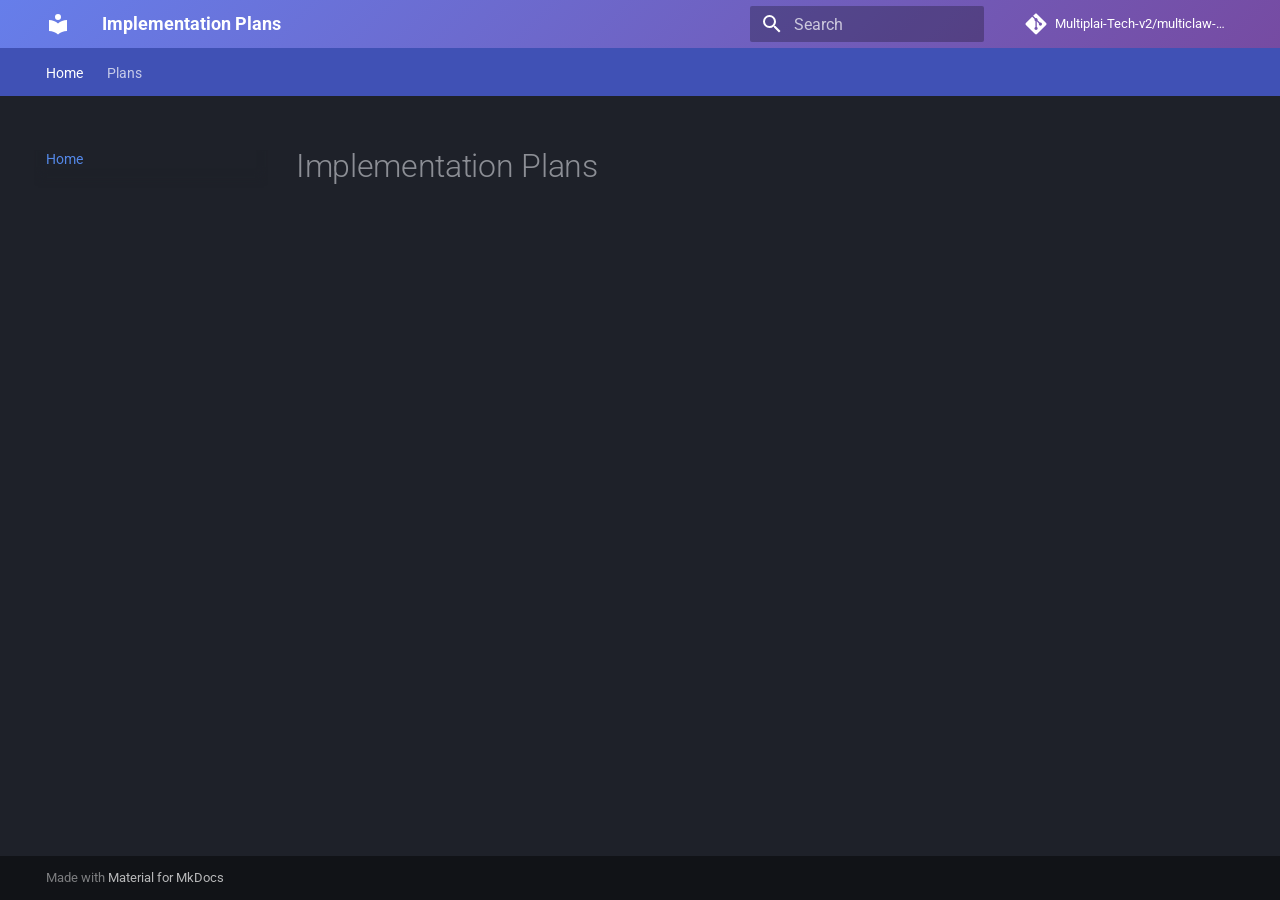
<file: index.html>
<!DOCTYPE html><html lang="en" class="no-js"><head>
    
      <meta charset="utf-8">
      <meta name="viewport" content="width=device-width,initial-scale=1">
      
        <meta name="description" content="MultiClaw Monorepo Implementation Plans">
      
      
      
        <link rel="canonical" href="https://multiplai-tech-v2.github.io/multiclaw-monorepo-plans/">
      
      
      
        <link rel="next" href="plans/issue-170-plan/">
      
      
        
      
      
      <link rel="icon" href="assets/images/favicon.png">
      <meta name="generator" content="mkdocs-1.6.1, mkdocs-material-9.7.6">
    
    
      
        <title>Implementation Plans</title>
      
    
    
      <link rel="stylesheet" href="assets/stylesheets/main.484c7ddc.min.css">
      
        
        <link rel="stylesheet" href="assets/stylesheets/palette.ab4e12ef.min.css">
      
      


    
    
      
    
    
      
        
        
        <link rel="preconnect" href="https://fonts.gstatic.com" crossorigin="">
        <link rel="stylesheet" href="https://fonts.googleapis.com/css?family=Roboto:300,300i,400,400i,700,700i%7CRoboto+Mono:400,400i,700,700i&amp;display=fallback">
        <style>:root{--md-text-font:"Roboto";--md-code-font:"Roboto Mono"}</style>
      
    
    
      <link rel="stylesheet" href="stylesheets/extra.css">
    
    <script>__md_scope=new URL(".",location),__md_hash=e=>[...e].reduce(((e,_)=>(e<<5)-e+_.charCodeAt(0)),0),__md_get=(e,_=localStorage,t=__md_scope)=>JSON.parse(_.getItem(t.pathname+"."+e)),__md_set=(e,_,t=localStorage,a=__md_scope)=>{try{t.setItem(a.pathname+"."+e,JSON.stringify(_))}catch(e){}}</script>
    
      

    
    
  <link href="assets/stylesheets/glightbox.min.css" rel="stylesheet"><script src="assets/javascripts/glightbox.min.js"></script><style id="glightbox-style">
            html.glightbox-open { overflow: initial; height: 100%; }
            .gslide-title { margin-top: 0px; user-select: text; }
            .gslide-desc { color: #666; user-select: text; }
            .gslide-image img { background: white; }
            .gscrollbar-fixer { padding-right: 15px; }
            .gdesc-inner { font-size: 0.75rem; }
            body[data-md-color-scheme="slate"] .gdesc-inner { background: var(--md-default-bg-color); }
            body[data-md-color-scheme="slate"] .gslide-title { color: var(--md-default-fg-color); }
            body[data-md-color-scheme="slate"] .gslide-desc { color: var(--md-default-fg-color); }
        </style></head>
  
  
    
    
    
    
    
    <body dir="ltr" data-md-color-scheme="slate" data-md-color-primary="indigo" data-md-color-accent="indigo">
  
    
    <input class="md-toggle" data-md-toggle="drawer" type="checkbox" id="__drawer" autocomplete="off">
    <input class="md-toggle" data-md-toggle="search" type="checkbox" id="__search" autocomplete="off">
    <label class="md-overlay" for="__drawer"></label>
    <div data-md-component="skip">
      
        
        <a href="#implementation-plans" class="md-skip">
          Skip to content
        </a>
      
    </div>
    <div data-md-component="announce">
      
    </div>
    
    
      

<header class="md-header" data-md-component="header">
  <nav class="md-header__inner md-grid" aria-label="Header">
    <a href="." title="Implementation Plans" class="md-header__button md-logo" aria-label="Implementation Plans" data-md-component="logo">
      
  
  <svg xmlns="http://www.w3.org/2000/svg" viewBox="0 0 24 24"><path d="M12 8a3 3 0 0 0 3-3 3 3 0 0 0-3-3 3 3 0 0 0-3 3 3 3 0 0 0 3 3m0 3.54C9.64 9.35 6.5 8 3 8v11c3.5 0 6.64 1.35 9 3.54 2.36-2.19 5.5-3.54 9-3.54V8c-3.5 0-6.64 1.35-9 3.54"></path></svg>

    </a>
    <label class="md-header__button md-icon" for="__drawer">
      
      <svg xmlns="http://www.w3.org/2000/svg" viewBox="0 0 24 24"><path d="M3 6h18v2H3zm0 5h18v2H3zm0 5h18v2H3z"></path></svg>
    </label>
    <div class="md-header__title" data-md-component="header-title">
      <div class="md-header__ellipsis">
        <div class="md-header__topic">
          <span class="md-ellipsis">
            Implementation Plans
          </span>
        </div>
        <div class="md-header__topic" data-md-component="header-topic">
          <span class="md-ellipsis">
            
              Home
            
          </span>
        </div>
      </div>
    </div>
    
      
    
    
    
    
      
      
        <label class="md-header__button md-icon" for="__search">
          
          <svg xmlns="http://www.w3.org/2000/svg" viewBox="0 0 24 24"><path d="M9.5 3A6.5 6.5 0 0 1 16 9.5c0 1.61-.59 3.09-1.56 4.23l.27.27h.79l5 5-1.5 1.5-5-5v-.79l-.27-.27A6.52 6.52 0 0 1 9.5 16 6.5 6.5 0 0 1 3 9.5 6.5 6.5 0 0 1 9.5 3m0 2C7 5 5 7 5 9.5S7 14 9.5 14 14 12 14 9.5 12 5 9.5 5"></path></svg>
        </label>
        <div class="md-search" data-md-component="search" role="dialog">
  <label class="md-search__overlay" for="__search"></label>
  <div class="md-search__inner" role="search">
    <form class="md-search__form" name="search">
      <input type="text" class="md-search__input" name="query" aria-label="Search" placeholder="Search" autocapitalize="off" autocorrect="off" autocomplete="off" spellcheck="false" data-md-component="search-query" required="">
      <label class="md-search__icon md-icon" for="__search">
        
        <svg xmlns="http://www.w3.org/2000/svg" viewBox="0 0 24 24"><path d="M9.5 3A6.5 6.5 0 0 1 16 9.5c0 1.61-.59 3.09-1.56 4.23l.27.27h.79l5 5-1.5 1.5-5-5v-.79l-.27-.27A6.52 6.52 0 0 1 9.5 16 6.5 6.5 0 0 1 3 9.5 6.5 6.5 0 0 1 9.5 3m0 2C7 5 5 7 5 9.5S7 14 9.5 14 14 12 14 9.5 12 5 9.5 5"></path></svg>
        
        <svg xmlns="http://www.w3.org/2000/svg" viewBox="0 0 24 24"><path d="M20 11v2H8l5.5 5.5-1.42 1.42L4.16 12l7.92-7.92L13.5 5.5 8 11z"></path></svg>
      </label>
      <nav class="md-search__options" aria-label="Search">
        
          <a href="javascript:void(0)" class="md-search__icon md-icon" title="Share" aria-label="Share" data-clipboard="" data-clipboard-text="" data-md-component="search-share" tabindex="-1">
            
            <svg xmlns="http://www.w3.org/2000/svg" viewBox="0 0 24 24"><path d="M18 16.08c-.76 0-1.44.3-1.96.77L8.91 12.7c.05-.23.09-.46.09-.7s-.04-.47-.09-.7l7.05-4.11c.54.5 1.25.81 2.04.81a3 3 0 0 0 3-3 3 3 0 0 0-3-3 3 3 0 0 0-3 3c0 .24.04.47.09.7L8.04 9.81C7.5 9.31 6.79 9 6 9a3 3 0 0 0-3 3 3 3 0 0 0 3 3c.79 0 1.5-.31 2.04-.81l7.12 4.15c-.05.21-.08.43-.08.66 0 1.61 1.31 2.91 2.92 2.91s2.92-1.3 2.92-2.91A2.92 2.92 0 0 0 18 16.08"></path></svg>
          </a>
        
        <button type="reset" class="md-search__icon md-icon" title="Clear" aria-label="Clear" tabindex="-1">
          
          <svg xmlns="http://www.w3.org/2000/svg" viewBox="0 0 24 24"><path d="M19 6.41 17.59 5 12 10.59 6.41 5 5 6.41 10.59 12 5 17.59 6.41 19 12 13.41 17.59 19 19 17.59 13.41 12z"></path></svg>
        </button>
      </nav>
      
    </form>
    <div class="md-search__output">
      <div class="md-search__scrollwrap" tabindex="0" data-md-scrollfix="">
        <div class="md-search-result" data-md-component="search-result">
          <div class="md-search-result__meta">
            Initializing search
          </div>
          <ol class="md-search-result__list" role="presentation"></ol>
        </div>
      </div>
    </div>
  </div>
</div>
      
    
    
      <div class="md-header__source">
        <a href="https://github.com/Multiplai-Tech-v2/multiclaw-monorepo-plans" title="Go to repository" class="md-source" data-md-component="source">
  <div class="md-source__icon md-icon">
    
    <svg xmlns="http://www.w3.org/2000/svg" viewBox="0 0 448 512"><!--! Font Awesome Free 7.1.0 by @fontawesome - https://fontawesome.com License - https://fontawesome.com/license/free (Icons: CC BY 4.0, Fonts: SIL OFL 1.1, Code: MIT License) Copyright 2025 Fonticons, Inc.--><path d="M439.6 236.1 244 40.5c-5.4-5.5-12.8-8.5-20.4-8.5s-15 3-20.4 8.4L162.5 81l51.5 51.5c27.1-9.1 52.7 16.8 43.4 43.7l49.7 49.7c34.2-11.8 61.2 31 35.5 56.7-26.5 26.5-70.2-2.9-56-37.3L240.3 199v121.9c25.3 12.5 22.3 41.8 9.1 55-6.4 6.4-15.2 10.1-24.3 10.1s-17.8-3.6-24.3-10.1c-17.6-17.6-11.1-46.9 11.2-56v-123c-20.8-8.5-24.6-30.7-18.6-45L142.6 101 8.5 235.1C3 240.6 0 247.9 0 255.5s3 15 8.5 20.4l195.6 195.7c5.4 5.4 12.7 8.4 20.4 8.4s15-3 20.4-8.4l194.7-194.7c5.4-5.4 8.4-12.8 8.4-20.4s-3-15-8.4-20.4"></path></svg>
  </div>
  <div class="md-source__repository">
    Multiplai-Tech-v2/multiclaw-monorepo-plans
  </div>
</a>
      </div>
    
  </nav>
  
</header>
    
    <div class="md-container" data-md-component="container">
      
      
        
          
            
<nav class="md-tabs" aria-label="Tabs" data-md-component="tabs">
  <div class="md-grid">
    <ul class="md-tabs__list">
      
        
  
  
  
    
  
  
    <li class="md-tabs__item md-tabs__item--active">
      <a href="." class="md-tabs__link">
        
  
  
    
  
  Home

      </a>
    </li>
  

      
        
  
  
  
  
    
    
      <li class="md-tabs__item">
        <a href="plans/issue-170-plan/" class="md-tabs__link">
          
  
  
    
  
  Plans

        </a>
      </li>
    
  

      
    </ul>
  </div>
</nav>
          
        
      
      <main class="md-main" data-md-component="main">
        <div class="md-main__inner md-grid">
          
            
              
              <div class="md-sidebar md-sidebar--primary" data-md-component="sidebar" data-md-type="navigation">
                <div class="md-sidebar__scrollwrap">
                  <div class="md-sidebar__inner">
                    


  


<nav class="md-nav md-nav--primary md-nav--lifted" aria-label="Navigation" data-md-level="0">
  <label class="md-nav__title" for="__drawer">
    <a href="." title="Implementation Plans" class="md-nav__button md-logo" aria-label="Implementation Plans" data-md-component="logo">
      
  
  <svg xmlns="http://www.w3.org/2000/svg" viewBox="0 0 24 24"><path d="M12 8a3 3 0 0 0 3-3 3 3 0 0 0-3-3 3 3 0 0 0-3 3 3 3 0 0 0 3 3m0 3.54C9.64 9.35 6.5 8 3 8v11c3.5 0 6.64 1.35 9 3.54 2.36-2.19 5.5-3.54 9-3.54V8c-3.5 0-6.64 1.35-9 3.54"></path></svg>

    </a>
    Implementation Plans
  </label>
  
    <div class="md-nav__source">
      <a href="https://github.com/Multiplai-Tech-v2/multiclaw-monorepo-plans" title="Go to repository" class="md-source" data-md-component="source">
  <div class="md-source__icon md-icon">
    
    <svg xmlns="http://www.w3.org/2000/svg" viewBox="0 0 448 512"><!--! Font Awesome Free 7.1.0 by @fontawesome - https://fontawesome.com License - https://fontawesome.com/license/free (Icons: CC BY 4.0, Fonts: SIL OFL 1.1, Code: MIT License) Copyright 2025 Fonticons, Inc.--><path d="M439.6 236.1 244 40.5c-5.4-5.5-12.8-8.5-20.4-8.5s-15 3-20.4 8.4L162.5 81l51.5 51.5c27.1-9.1 52.7 16.8 43.4 43.7l49.7 49.7c34.2-11.8 61.2 31 35.5 56.7-26.5 26.5-70.2-2.9-56-37.3L240.3 199v121.9c25.3 12.5 22.3 41.8 9.1 55-6.4 6.4-15.2 10.1-24.3 10.1s-17.8-3.6-24.3-10.1c-17.6-17.6-11.1-46.9 11.2-56v-123c-20.8-8.5-24.6-30.7-18.6-45L142.6 101 8.5 235.1C3 240.6 0 247.9 0 255.5s3 15 8.5 20.4l195.6 195.7c5.4 5.4 12.7 8.4 20.4 8.4s15-3 20.4-8.4l194.7-194.7c5.4-5.4 8.4-12.8 8.4-20.4s-3-15-8.4-20.4"></path></svg>
  </div>
  <div class="md-source__repository">
    Multiplai-Tech-v2/multiclaw-monorepo-plans
  </div>
</a>
    </div>
  
  <ul class="md-nav__list" data-md-scrollfix="">
    
      
      
  
  
    
  
  
  
    <li class="md-nav__item md-nav__item--active">
      
      <input class="md-nav__toggle md-toggle" type="checkbox" id="__toc">
      
      
        
      
      
      <a href="." class="md-nav__link md-nav__link--active">
        
  
  
  <span class="md-ellipsis">
    
  
    Home
  

    
  </span>
  
  

      </a>
      
    </li>
  

    
      
      
  
  
  
  
    
    
      
        
      
        
      
    
    
    
      
      
        
      
    
    
    <li class="md-nav__item md-nav__item--nested">
      
        
        
          
        
        <input class="md-nav__toggle md-toggle md-toggle--indeterminate" type="checkbox" id="__nav_2">
        
          
          <label class="md-nav__link" for="__nav_2" id="__nav_2_label" tabindex="0">
            
  
  
  <span class="md-ellipsis">
    
  
    Plans
  

    
  </span>
  
  

            <span class="md-nav__icon md-icon"></span>
          </label>
        
        <nav class="md-nav" data-md-level="1" aria-labelledby="__nav_2_label" aria-expanded="false">
          <label class="md-nav__title" for="__nav_2">
            <span class="md-nav__icon md-icon"></span>
            
  
    Plans
  

          </label>
          <ul class="md-nav__list" data-md-scrollfix="">
            
              
                
  
  
  
  
    <li class="md-nav__item">
      <a href="plans/issue-170-plan/" class="md-nav__link">
        
  
  
  <span class="md-ellipsis">
    
  
    Issue #170 – Template Agents
  

    
  </span>
  
  

      </a>
    </li>
  

              
            
              
                
  
  
  
  
    <li class="md-nav__item">
      <a href="plans/issue-181-plan/" class="md-nav__link">
        
  
  
  <span class="md-ellipsis">
    
  
    Issue #181 – Zudoku API Docs
  

    
  </span>
  
  

      </a>
    </li>
  

              
            
          </ul>
        </nav>
      
    </li>
  

    
  </ul>
</nav>
                  </div>
                </div>
              </div>
            
            
              
              <div class="md-sidebar md-sidebar--secondary" data-md-component="sidebar" data-md-type="toc">
                <div class="md-sidebar__scrollwrap">
                  <div class="md-sidebar__inner">
                    

<nav class="md-nav md-nav--secondary" aria-label="Table of contents">
  
  
  
    
  
  
</nav>
                  </div>
                </div>
              </div>
            
          
          
            <div class="md-content" data-md-component="content">
              
              <article class="md-content__inner md-typeset">
                
                  


  
  


<h1 id="implementation-plans">Implementation Plans<a class="headerlink" href="#implementation-plans" title="Permanent link">¶</a></h1>












                
              </article>
            </div>
          
          
<script>var target=document.getElementById(location.hash.slice(1));target&&target.name&&(target.checked=target.name.startsWith("__tabbed_"))</script>
        </div>
        
      </main>
      
        <footer class="md-footer">
  
  <div class="md-footer-meta md-typeset">
    <div class="md-footer-meta__inner md-grid">
      <div class="md-copyright">
  
  
    Made with
    <a href="https://squidfunk.github.io/mkdocs-material/" target="_blank" rel="noopener">
      Material for MkDocs
    </a>
  
</div>
      
    </div>
  </div>
</footer>
      
    </div>
    <div class="md-dialog" data-md-component="dialog">
      <div class="md-dialog__inner md-typeset"></div>
    </div>
    
    
    
      
      
      <script id="__config" type="application/json">{"annotate": null, "base": ".", "features": ["navigation.tabs", "navigation.sections", "navigation.expand", "navigation.indexes", "search.highlight", "search.share", "content.code.copy", "content.tooltips"], "search": "assets/javascripts/workers/search.2c215733.min.js", "tags": null, "translations": {"clipboard.copied": "Copied to clipboard", "clipboard.copy": "Copy to clipboard", "search.result.more.one": "1 more on this page", "search.result.more.other": "# more on this page", "search.result.none": "No matching documents", "search.result.one": "1 matching document", "search.result.other": "# matching documents", "search.result.placeholder": "Type to start searching", "search.result.term.missing": "Missing", "select.version": "Select version"}, "version": null}</script>
    
    
      <script src="assets/javascripts/bundle.79ae519e.min.js"></script>
      
    
  
<script id="init-glightbox">const lightbox = GLightbox({"touchNavigation": true, "loop": false, "zoomable": true, "draggable": true, "openEffect": "zoom", "closeEffect": "zoom", "slideEffect": "slide"});
document$.subscribe(()=>{ lightbox.reload(); });
</script></body></html>
</file>
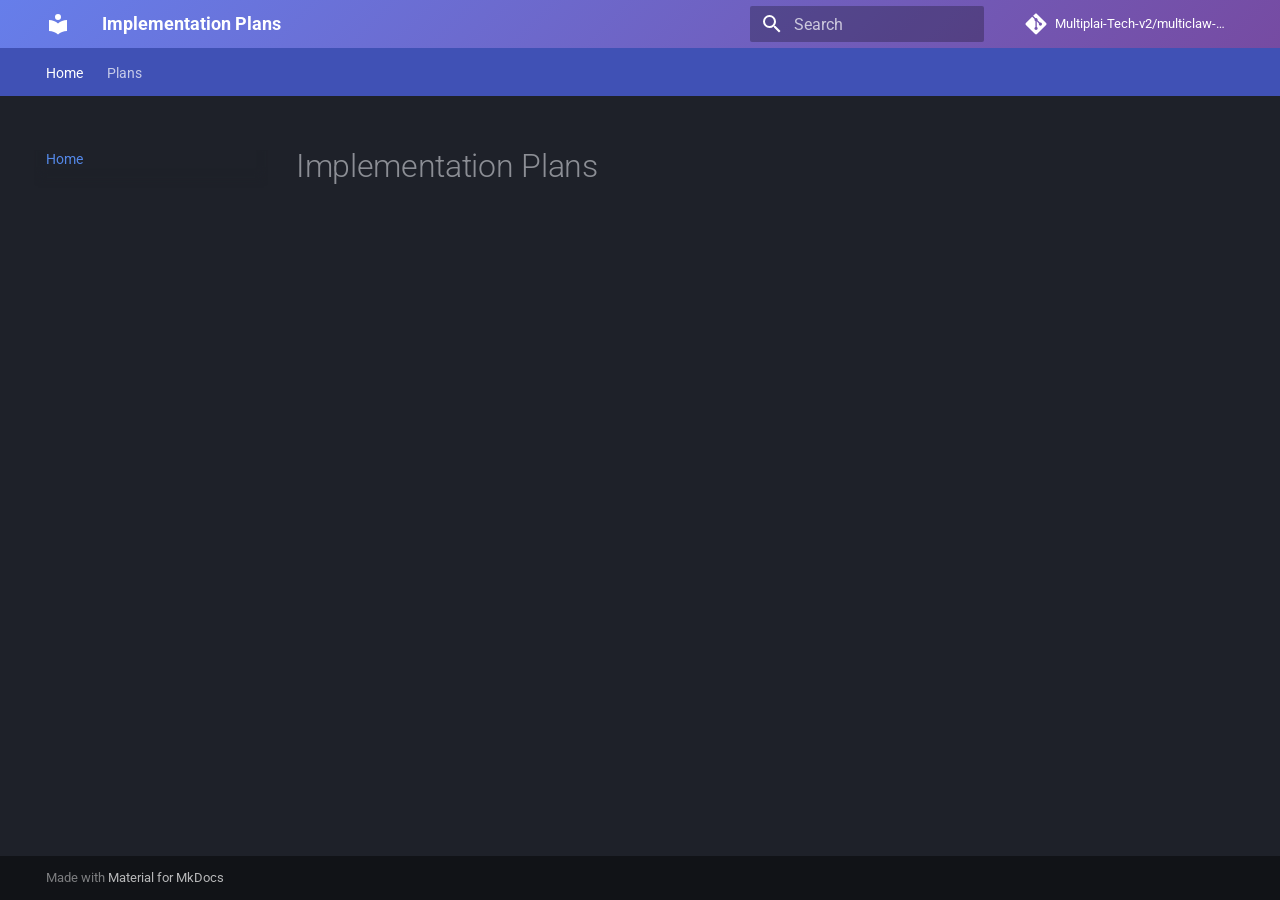
<file: site/index.html>
<!DOCTYPE html><html lang="en" class="no-js"><head>
    
      <meta charset="utf-8">
      <meta name="viewport" content="width=device-width,initial-scale=1">
      
        <meta name="description" content="MultiClaw Monorepo Implementation Plans">
      
      
      
        <link rel="canonical" href="https://multiplai-tech-v2.github.io/multiclaw-monorepo-plans/">
      
      
      
      
        
      
      
      <link rel="icon" href="assets/images/favicon.png">
      <meta name="generator" content="mkdocs-1.6.1, mkdocs-material-9.7.6">
    
    
      
        <title>Implementation Plans</title>
      
    
    
      <link rel="stylesheet" href="assets/stylesheets/main.484c7ddc.min.css">
      
        
        <link rel="stylesheet" href="assets/stylesheets/palette.ab4e12ef.min.css">
      
      


    
    
      
    
    
      
        
        
        <link rel="preconnect" href="https://fonts.gstatic.com" crossorigin="">
        <link rel="stylesheet" href="https://fonts.googleapis.com/css?family=Roboto:300,300i,400,400i,700,700i%7CRoboto+Mono:400,400i,700,700i&amp;display=fallback">
        <style>:root{--md-text-font:"Roboto";--md-code-font:"Roboto Mono"}</style>
      
    
    
      <link rel="stylesheet" href="stylesheets/extra.css">
    
    <script>__md_scope=new URL(".",location),__md_hash=e=>[...e].reduce(((e,_)=>(e<<5)-e+_.charCodeAt(0)),0),__md_get=(e,_=localStorage,t=__md_scope)=>JSON.parse(_.getItem(t.pathname+"."+e)),__md_set=(e,_,t=localStorage,a=__md_scope)=>{try{t.setItem(a.pathname+"."+e,JSON.stringify(_))}catch(e){}}</script>
    
      

    
    
  <link href="assets/stylesheets/glightbox.min.css" rel="stylesheet"><script src="assets/javascripts/glightbox.min.js"></script><style id="glightbox-style">
            html.glightbox-open { overflow: initial; height: 100%; }
            .gslide-title { margin-top: 0px; user-select: text; }
            .gslide-desc { color: #666; user-select: text; }
            .gslide-image img { background: white; }
            .gscrollbar-fixer { padding-right: 15px; }
            .gdesc-inner { font-size: 0.75rem; }
            body[data-md-color-scheme="slate"] .gdesc-inner { background: var(--md-default-bg-color); }
            body[data-md-color-scheme="slate"] .gslide-title { color: var(--md-default-fg-color); }
            body[data-md-color-scheme="slate"] .gslide-desc { color: var(--md-default-fg-color); }
        </style></head>
  
  
    
    
    
    
    
    <body dir="ltr" data-md-color-scheme="slate" data-md-color-primary="indigo" data-md-color-accent="indigo">
  
    
    <input class="md-toggle" data-md-toggle="drawer" type="checkbox" id="__drawer" autocomplete="off">
    <input class="md-toggle" data-md-toggle="search" type="checkbox" id="__search" autocomplete="off">
    <label class="md-overlay" for="__drawer"></label>
    <div data-md-component="skip">
      
        
        <a href="#implementation-plans" class="md-skip">
          Skip to content
        </a>
      
    </div>
    <div data-md-component="announce">
      
    </div>
    
    
      

<header class="md-header" data-md-component="header">
  <nav class="md-header__inner md-grid" aria-label="Header">
    <a href="." title="Implementation Plans" class="md-header__button md-logo" aria-label="Implementation Plans" data-md-component="logo">
      
  
  <svg xmlns="http://www.w3.org/2000/svg" viewBox="0 0 24 24"><path d="M12 8a3 3 0 0 0 3-3 3 3 0 0 0-3-3 3 3 0 0 0-3 3 3 3 0 0 0 3 3m0 3.54C9.64 9.35 6.5 8 3 8v11c3.5 0 6.64 1.35 9 3.54 2.36-2.19 5.5-3.54 9-3.54V8c-3.5 0-6.64 1.35-9 3.54"></path></svg>

    </a>
    <label class="md-header__button md-icon" for="__drawer">
      
      <svg xmlns="http://www.w3.org/2000/svg" viewBox="0 0 24 24"><path d="M3 6h18v2H3zm0 5h18v2H3zm0 5h18v2H3z"></path></svg>
    </label>
    <div class="md-header__title" data-md-component="header-title">
      <div class="md-header__ellipsis">
        <div class="md-header__topic">
          <span class="md-ellipsis">
            Implementation Plans
          </span>
        </div>
        <div class="md-header__topic" data-md-component="header-topic">
          <span class="md-ellipsis">
            
              Home
            
          </span>
        </div>
      </div>
    </div>
    
      
    
    
    
    
      
      
        <label class="md-header__button md-icon" for="__search">
          
          <svg xmlns="http://www.w3.org/2000/svg" viewBox="0 0 24 24"><path d="M9.5 3A6.5 6.5 0 0 1 16 9.5c0 1.61-.59 3.09-1.56 4.23l.27.27h.79l5 5-1.5 1.5-5-5v-.79l-.27-.27A6.52 6.52 0 0 1 9.5 16 6.5 6.5 0 0 1 3 9.5 6.5 6.5 0 0 1 9.5 3m0 2C7 5 5 7 5 9.5S7 14 9.5 14 14 12 14 9.5 12 5 9.5 5"></path></svg>
        </label>
        <div class="md-search" data-md-component="search" role="dialog">
  <label class="md-search__overlay" for="__search"></label>
  <div class="md-search__inner" role="search">
    <form class="md-search__form" name="search">
      <input type="text" class="md-search__input" name="query" aria-label="Search" placeholder="Search" autocapitalize="off" autocorrect="off" autocomplete="off" spellcheck="false" data-md-component="search-query" required="">
      <label class="md-search__icon md-icon" for="__search">
        
        <svg xmlns="http://www.w3.org/2000/svg" viewBox="0 0 24 24"><path d="M9.5 3A6.5 6.5 0 0 1 16 9.5c0 1.61-.59 3.09-1.56 4.23l.27.27h.79l5 5-1.5 1.5-5-5v-.79l-.27-.27A6.52 6.52 0 0 1 9.5 16 6.5 6.5 0 0 1 3 9.5 6.5 6.5 0 0 1 9.5 3m0 2C7 5 5 7 5 9.5S7 14 9.5 14 14 12 14 9.5 12 5 9.5 5"></path></svg>
        
        <svg xmlns="http://www.w3.org/2000/svg" viewBox="0 0 24 24"><path d="M20 11v2H8l5.5 5.5-1.42 1.42L4.16 12l7.92-7.92L13.5 5.5 8 11z"></path></svg>
      </label>
      <nav class="md-search__options" aria-label="Search">
        
          <a href="javascript:void(0)" class="md-search__icon md-icon" title="Share" aria-label="Share" data-clipboard="" data-clipboard-text="" data-md-component="search-share" tabindex="-1">
            
            <svg xmlns="http://www.w3.org/2000/svg" viewBox="0 0 24 24"><path d="M18 16.08c-.76 0-1.44.3-1.96.77L8.91 12.7c.05-.23.09-.46.09-.7s-.04-.47-.09-.7l7.05-4.11c.54.5 1.25.81 2.04.81a3 3 0 0 0 3-3 3 3 0 0 0-3-3 3 3 0 0 0-3 3c0 .24.04.47.09.7L8.04 9.81C7.5 9.31 6.79 9 6 9a3 3 0 0 0-3 3 3 3 0 0 0 3 3c.79 0 1.5-.31 2.04-.81l7.12 4.15c-.05.21-.08.43-.08.66 0 1.61 1.31 2.91 2.92 2.91s2.92-1.3 2.92-2.91A2.92 2.92 0 0 0 18 16.08"></path></svg>
          </a>
        
        <button type="reset" class="md-search__icon md-icon" title="Clear" aria-label="Clear" tabindex="-1">
          
          <svg xmlns="http://www.w3.org/2000/svg" viewBox="0 0 24 24"><path d="M19 6.41 17.59 5 12 10.59 6.41 5 5 6.41 10.59 12 5 17.59 6.41 19 12 13.41 17.59 19 19 17.59 13.41 12z"></path></svg>
        </button>
      </nav>
      
    </form>
    <div class="md-search__output">
      <div class="md-search__scrollwrap" tabindex="0" data-md-scrollfix="">
        <div class="md-search-result" data-md-component="search-result">
          <div class="md-search-result__meta">
            Initializing search
          </div>
          <ol class="md-search-result__list" role="presentation"></ol>
        </div>
      </div>
    </div>
  </div>
</div>
      
    
    
      <div class="md-header__source">
        <a href="https://github.com/Multiplai-Tech-v2/multiclaw-monorepo-plans" title="Go to repository" class="md-source" data-md-component="source">
  <div class="md-source__icon md-icon">
    
    <svg xmlns="http://www.w3.org/2000/svg" viewBox="0 0 448 512"><!--! Font Awesome Free 7.1.0 by @fontawesome - https://fontawesome.com License - https://fontawesome.com/license/free (Icons: CC BY 4.0, Fonts: SIL OFL 1.1, Code: MIT License) Copyright 2025 Fonticons, Inc.--><path d="M439.6 236.1 244 40.5c-5.4-5.5-12.8-8.5-20.4-8.5s-15 3-20.4 8.4L162.5 81l51.5 51.5c27.1-9.1 52.7 16.8 43.4 43.7l49.7 49.7c34.2-11.8 61.2 31 35.5 56.7-26.5 26.5-70.2-2.9-56-37.3L240.3 199v121.9c25.3 12.5 22.3 41.8 9.1 55-6.4 6.4-15.2 10.1-24.3 10.1s-17.8-3.6-24.3-10.1c-17.6-17.6-11.1-46.9 11.2-56v-123c-20.8-8.5-24.6-30.7-18.6-45L142.6 101 8.5 235.1C3 240.6 0 247.9 0 255.5s3 15 8.5 20.4l195.6 195.7c5.4 5.4 12.7 8.4 20.4 8.4s15-3 20.4-8.4l194.7-194.7c5.4-5.4 8.4-12.8 8.4-20.4s-3-15-8.4-20.4"></path></svg>
  </div>
  <div class="md-source__repository">
    Multiplai-Tech-v2/multiclaw-monorepo-plans
  </div>
</a>
      </div>
    
  </nav>
  
</header>
    
    <div class="md-container" data-md-component="container">
      
      
        
          
            
<nav class="md-tabs" aria-label="Tabs" data-md-component="tabs">
  <div class="md-grid">
    <ul class="md-tabs__list">
      
        
  
  
  
    
  
  
    <li class="md-tabs__item md-tabs__item--active">
      <a href="." class="md-tabs__link">
        
  
  
    
  
  Home

      </a>
    </li>
  

      
        
  
  
  
  
    
    
      <li class="md-tabs__item">
        <a href="Issue" class="md-tabs__link">
          
  
  
    
  
  Plans

        </a>
      </li>
    
  

      
    </ul>
  </div>
</nav>
          
        
      
      <main class="md-main" data-md-component="main">
        <div class="md-main__inner md-grid">
          
            
              
              <div class="md-sidebar md-sidebar--primary" data-md-component="sidebar" data-md-type="navigation">
                <div class="md-sidebar__scrollwrap">
                  <div class="md-sidebar__inner">
                    


  


<nav class="md-nav md-nav--primary md-nav--lifted" aria-label="Navigation" data-md-level="0">
  <label class="md-nav__title" for="__drawer">
    <a href="." title="Implementation Plans" class="md-nav__button md-logo" aria-label="Implementation Plans" data-md-component="logo">
      
  
  <svg xmlns="http://www.w3.org/2000/svg" viewBox="0 0 24 24"><path d="M12 8a3 3 0 0 0 3-3 3 3 0 0 0-3-3 3 3 0 0 0-3 3 3 3 0 0 0 3 3m0 3.54C9.64 9.35 6.5 8 3 8v11c3.5 0 6.64 1.35 9 3.54 2.36-2.19 5.5-3.54 9-3.54V8c-3.5 0-6.64 1.35-9 3.54"></path></svg>

    </a>
    Implementation Plans
  </label>
  
    <div class="md-nav__source">
      <a href="https://github.com/Multiplai-Tech-v2/multiclaw-monorepo-plans" title="Go to repository" class="md-source" data-md-component="source">
  <div class="md-source__icon md-icon">
    
    <svg xmlns="http://www.w3.org/2000/svg" viewBox="0 0 448 512"><!--! Font Awesome Free 7.1.0 by @fontawesome - https://fontawesome.com License - https://fontawesome.com/license/free (Icons: CC BY 4.0, Fonts: SIL OFL 1.1, Code: MIT License) Copyright 2025 Fonticons, Inc.--><path d="M439.6 236.1 244 40.5c-5.4-5.5-12.8-8.5-20.4-8.5s-15 3-20.4 8.4L162.5 81l51.5 51.5c27.1-9.1 52.7 16.8 43.4 43.7l49.7 49.7c34.2-11.8 61.2 31 35.5 56.7-26.5 26.5-70.2-2.9-56-37.3L240.3 199v121.9c25.3 12.5 22.3 41.8 9.1 55-6.4 6.4-15.2 10.1-24.3 10.1s-17.8-3.6-24.3-10.1c-17.6-17.6-11.1-46.9 11.2-56v-123c-20.8-8.5-24.6-30.7-18.6-45L142.6 101 8.5 235.1C3 240.6 0 247.9 0 255.5s3 15 8.5 20.4l195.6 195.7c5.4 5.4 12.7 8.4 20.4 8.4s15-3 20.4-8.4l194.7-194.7c5.4-5.4 8.4-12.8 8.4-20.4s-3-15-8.4-20.4"></path></svg>
  </div>
  <div class="md-source__repository">
    Multiplai-Tech-v2/multiclaw-monorepo-plans
  </div>
</a>
    </div>
  
  <ul class="md-nav__list" data-md-scrollfix="">
    
      
      
  
  
    
  
  
  
    <li class="md-nav__item md-nav__item--active">
      
      <input class="md-nav__toggle md-toggle" type="checkbox" id="__toc">
      
      
        
      
      
      <a href="." class="md-nav__link md-nav__link--active">
        
  
  
  <span class="md-ellipsis">
    
  
    Home
  

    
  </span>
  
  

      </a>
      
    </li>
  

    
      
      
  
  
  
  
    
    
      
        
      
    
    
    
      
      
        
      
    
    
    <li class="md-nav__item md-nav__item--nested">
      
        
        
          
        
        <input class="md-nav__toggle md-toggle md-toggle--indeterminate" type="checkbox" id="__nav_2">
        
          
          <label class="md-nav__link" for="__nav_2" id="__nav_2_label" tabindex="0">
            
  
  
  <span class="md-ellipsis">
    
  
    Plans
  

    
  </span>
  
  

            <span class="md-nav__icon md-icon"></span>
          </label>
        
        <nav class="md-nav" data-md-level="1" aria-labelledby="__nav_2_label" aria-expanded="false">
          <label class="md-nav__title" for="__nav_2">
            <span class="md-nav__icon md-icon"></span>
            
  
    Plans
  

          </label>
          <ul class="md-nav__list" data-md-scrollfix="">
            
              
                
  
  
  
  
    <li class="md-nav__item">
      <a href="Issue" class="md-nav__link">
        
  
  
  <span class="md-ellipsis">
    
  
    None
  

    
  </span>
  
  

      </a>
    </li>
  

              
            
          </ul>
        </nav>
      
    </li>
  

    
  </ul>
</nav>
                  </div>
                </div>
              </div>
            
            
              
              <div class="md-sidebar md-sidebar--secondary" data-md-component="sidebar" data-md-type="toc">
                <div class="md-sidebar__scrollwrap">
                  <div class="md-sidebar__inner">
                    

<nav class="md-nav md-nav--secondary" aria-label="Table of contents">
  
  
  
    
  
  
</nav>
                  </div>
                </div>
              </div>
            
          
          
            <div class="md-content" data-md-component="content">
              
              <article class="md-content__inner md-typeset">
                
                  


  
  


<h1 id="implementation-plans">Implementation Plans<a class="headerlink" href="#implementation-plans" title="Permanent link">¶</a></h1>












                
              </article>
            </div>
          
          
<script>var target=document.getElementById(location.hash.slice(1));target&&target.name&&(target.checked=target.name.startsWith("__tabbed_"))</script>
        </div>
        
      </main>
      
        <footer class="md-footer">
  
  <div class="md-footer-meta md-typeset">
    <div class="md-footer-meta__inner md-grid">
      <div class="md-copyright">
  
  
    Made with
    <a href="https://squidfunk.github.io/mkdocs-material/" target="_blank" rel="noopener">
      Material for MkDocs
    </a>
  
</div>
      
    </div>
  </div>
</footer>
      
    </div>
    <div class="md-dialog" data-md-component="dialog">
      <div class="md-dialog__inner md-typeset"></div>
    </div>
    
    
    
      
      
      <script id="__config" type="application/json">{"annotate": null, "base": ".", "features": ["navigation.tabs", "navigation.sections", "navigation.expand", "navigation.indexes", "search.highlight", "search.share", "content.code.copy", "content.tooltips"], "search": "assets/javascripts/workers/search.2c215733.min.js", "tags": null, "translations": {"clipboard.copied": "Copied to clipboard", "clipboard.copy": "Copy to clipboard", "search.result.more.one": "1 more on this page", "search.result.more.other": "# more on this page", "search.result.none": "No matching documents", "search.result.one": "1 matching document", "search.result.other": "# matching documents", "search.result.placeholder": "Type to start searching", "search.result.term.missing": "Missing", "select.version": "Select version"}, "version": null}</script>
    
    
      <script src="assets/javascripts/bundle.79ae519e.min.js"></script>
      
    
  
<script id="init-glightbox">const lightbox = GLightbox({"touchNavigation": true, "loop": false, "zoomable": true, "draggable": true, "openEffect": "zoom", "closeEffect": "zoom", "slideEffect": "slide"});
document$.subscribe(()=>{ lightbox.reload(); });
</script></body></html>
</file>
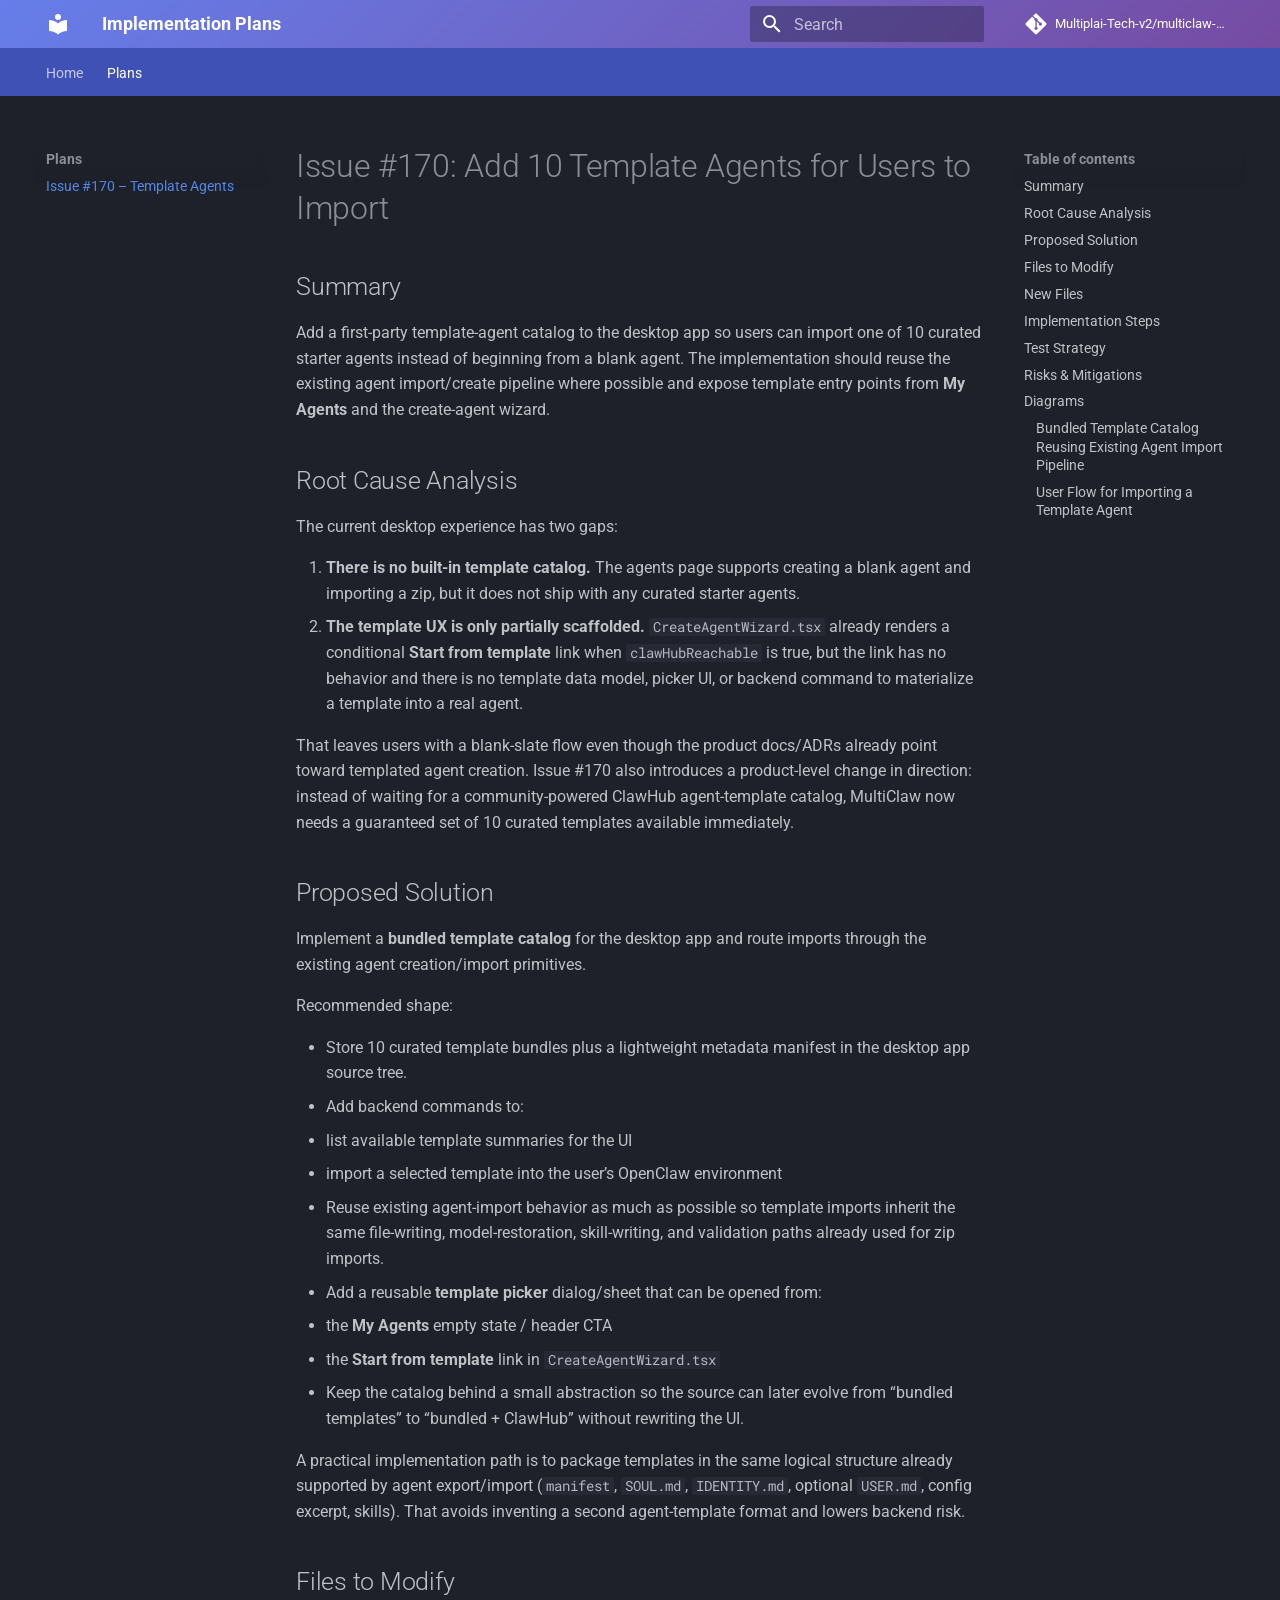
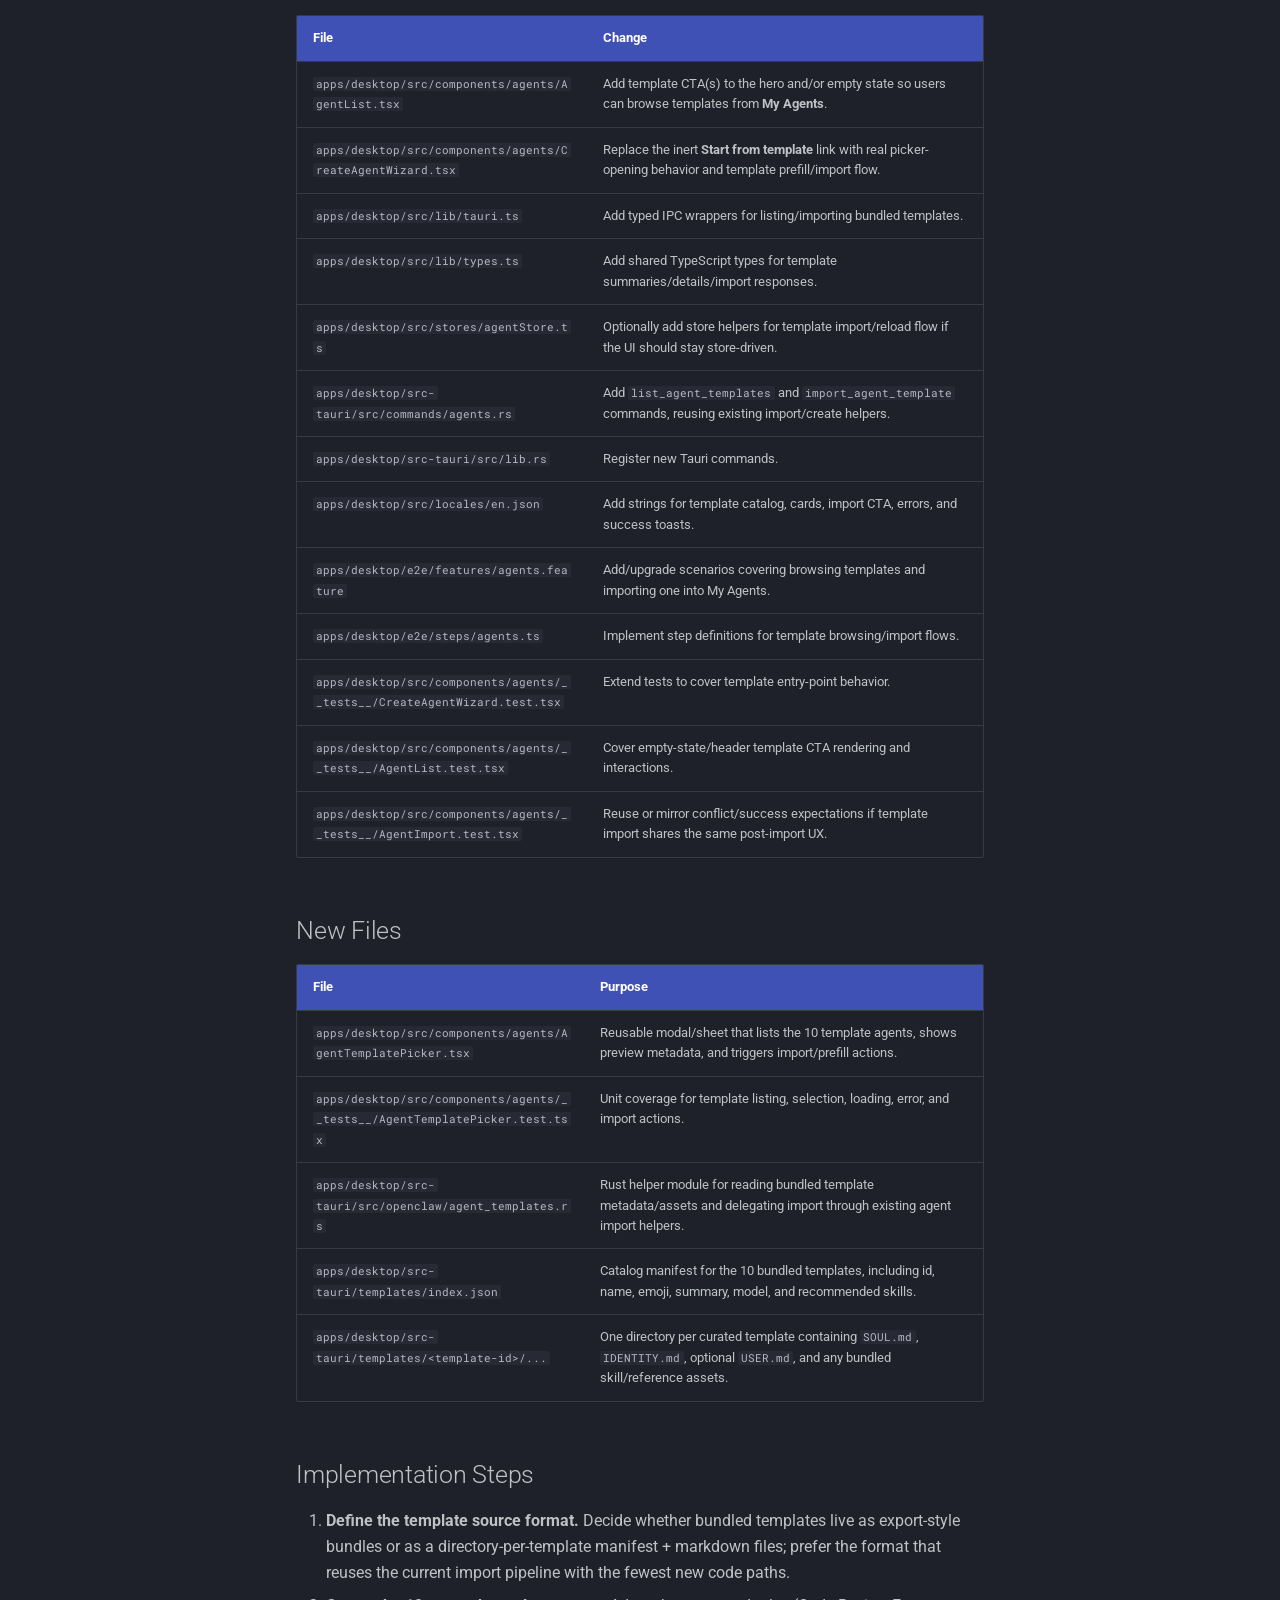
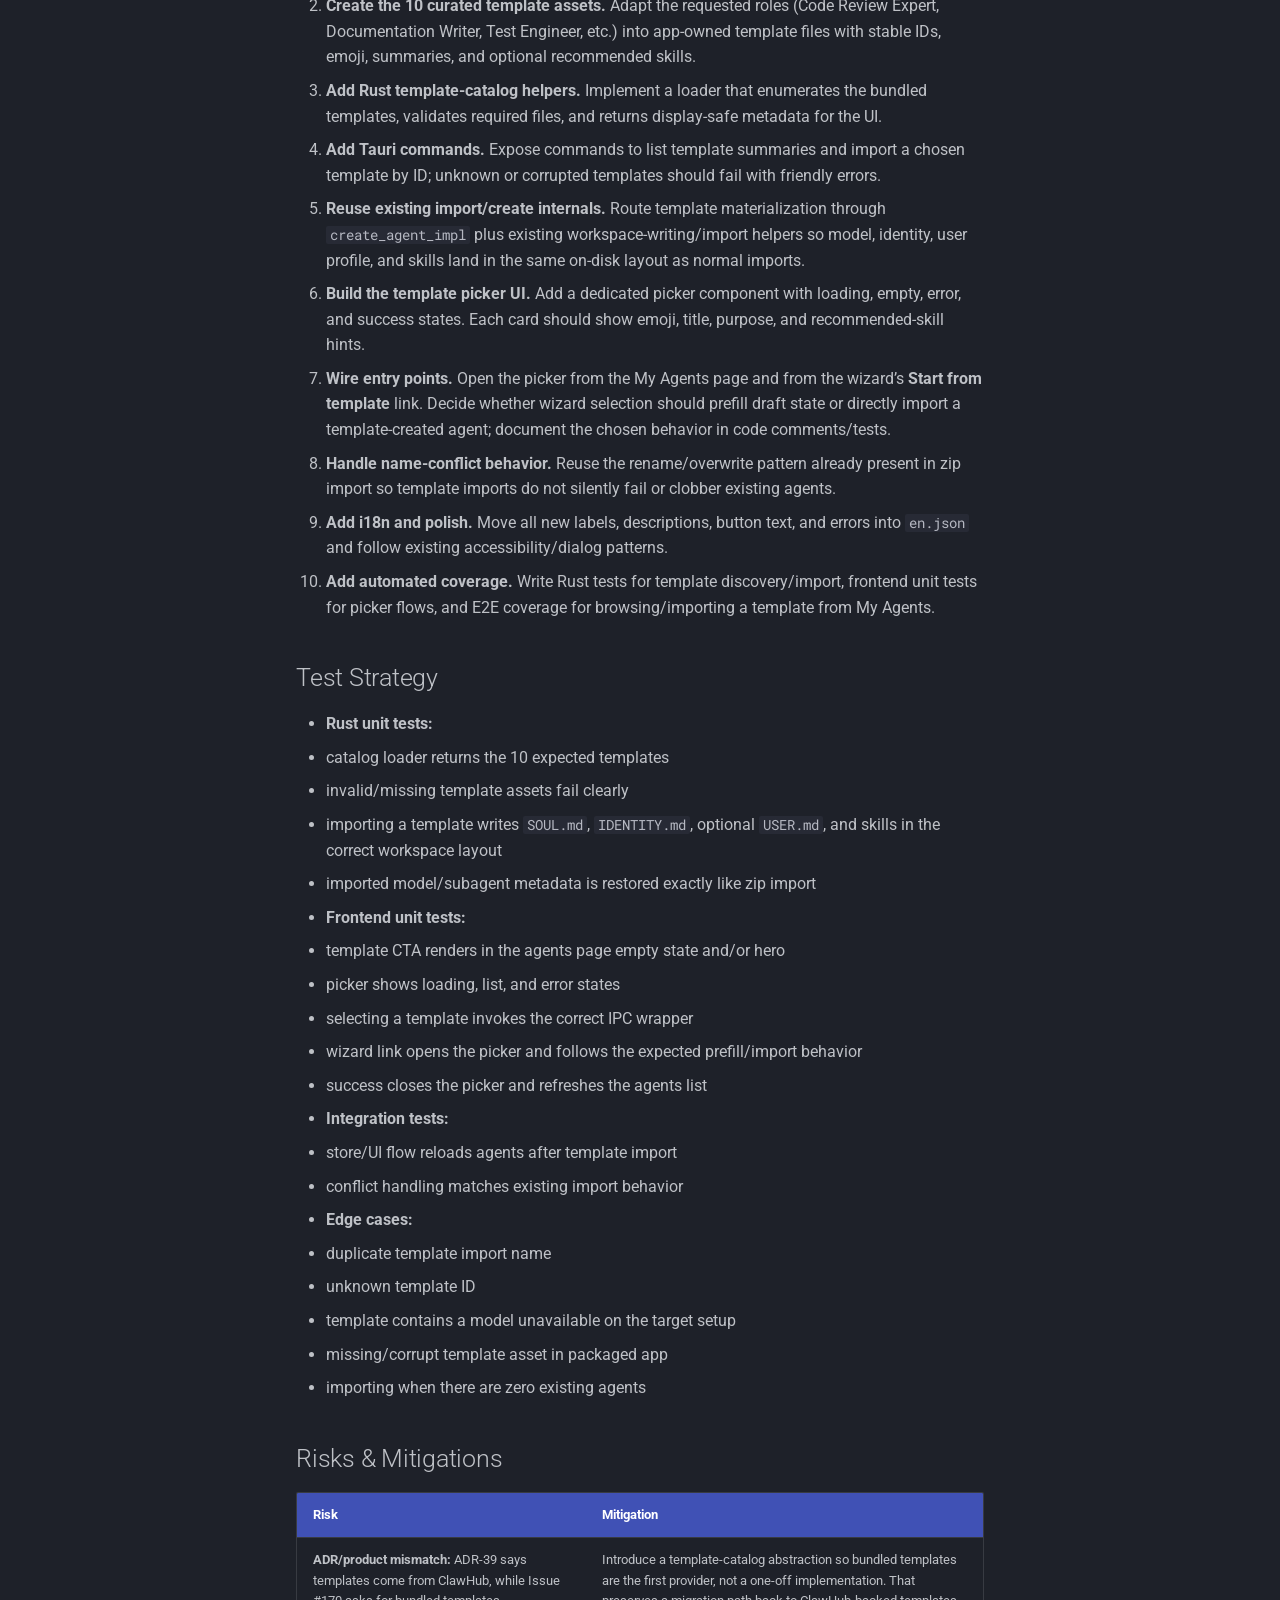
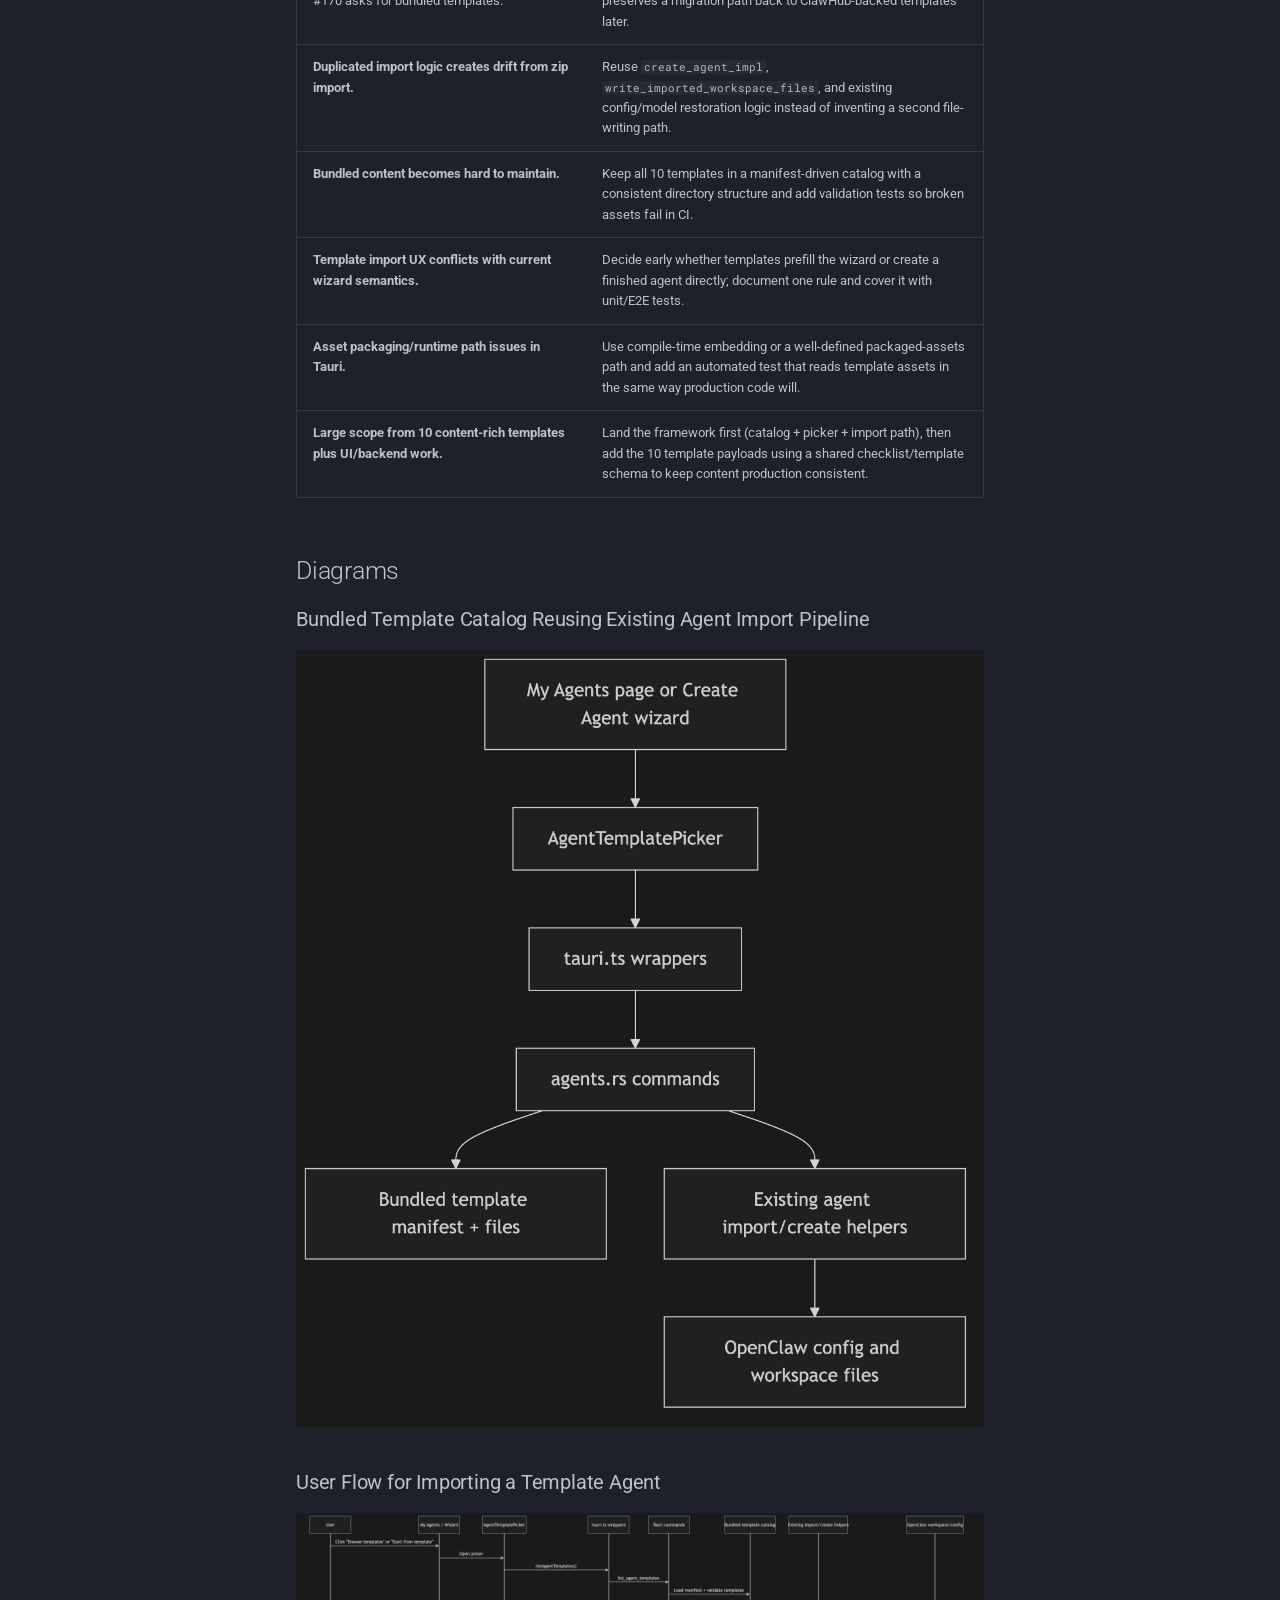
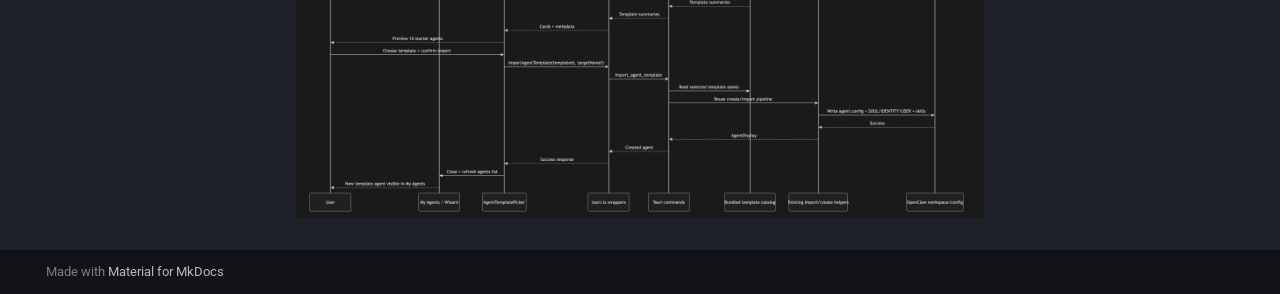
<file: plans/issue-170-plan/index.html>
<!DOCTYPE html><html lang="en" class="no-js"><head>
    
      <meta charset="utf-8">
      <meta name="viewport" content="width=device-width,initial-scale=1">
      
        <meta name="description" content="MultiClaw Monorepo Implementation Plans">
      
      
      
        <link rel="canonical" href="https://multiplai-tech-v2.github.io/multiclaw-monorepo-plans/plans/issue-170-plan/">
      
      
        <link rel="prev" href="../..">
      
      
      
        
      
      
      <link rel="icon" href="../../assets/images/favicon.png">
      <meta name="generator" content="mkdocs-1.6.1, mkdocs-material-9.7.6">
    
    
      
        <title>Issue #170 – Template Agents - Implementation Plans</title>
      
    
    
      <link rel="stylesheet" href="../../assets/stylesheets/main.484c7ddc.min.css">
      
        
        <link rel="stylesheet" href="../../assets/stylesheets/palette.ab4e12ef.min.css">
      
      


    
    
      
    
    
      
        
        
        <link rel="preconnect" href="https://fonts.gstatic.com" crossorigin="">
        <link rel="stylesheet" href="https://fonts.googleapis.com/css?family=Roboto:300,300i,400,400i,700,700i%7CRoboto+Mono:400,400i,700,700i&amp;display=fallback">
        <style>:root{--md-text-font:"Roboto";--md-code-font:"Roboto Mono"}</style>
      
    
    
      <link rel="stylesheet" href="../../stylesheets/extra.css">
    
    <script>__md_scope=new URL("../..",location),__md_hash=e=>[...e].reduce(((e,_)=>(e<<5)-e+_.charCodeAt(0)),0),__md_get=(e,_=localStorage,t=__md_scope)=>JSON.parse(_.getItem(t.pathname+"."+e)),__md_set=(e,_,t=localStorage,a=__md_scope)=>{try{t.setItem(a.pathname+"."+e,JSON.stringify(_))}catch(e){}}</script>
    
      

    
    
  <link href="../../assets/stylesheets/glightbox.min.css" rel="stylesheet"><script src="../../assets/javascripts/glightbox.min.js"></script><style id="glightbox-style">
            html.glightbox-open { overflow: initial; height: 100%; }
            .gslide-title { margin-top: 0px; user-select: text; }
            .gslide-desc { color: #666; user-select: text; }
            .gslide-image img { background: white; }
            .gscrollbar-fixer { padding-right: 15px; }
            .gdesc-inner { font-size: 0.75rem; }
            body[data-md-color-scheme="slate"] .gdesc-inner { background: var(--md-default-bg-color); }
            body[data-md-color-scheme="slate"] .gslide-title { color: var(--md-default-fg-color); }
            body[data-md-color-scheme="slate"] .gslide-desc { color: var(--md-default-fg-color); }
        </style></head>
  
  
    
    
    
    
    
    <body dir="ltr" data-md-color-scheme="slate" data-md-color-primary="indigo" data-md-color-accent="indigo">
  
    
    <input class="md-toggle" data-md-toggle="drawer" type="checkbox" id="__drawer" autocomplete="off">
    <input class="md-toggle" data-md-toggle="search" type="checkbox" id="__search" autocomplete="off">
    <label class="md-overlay" for="__drawer"></label>
    <div data-md-component="skip">
      
        
        <a href="#issue-170-add-10-template-agents-for-users-to-import" class="md-skip">
          Skip to content
        </a>
      
    </div>
    <div data-md-component="announce">
      
    </div>
    
    
      

<header class="md-header" data-md-component="header">
  <nav class="md-header__inner md-grid" aria-label="Header">
    <a href="../.." title="Implementation Plans" class="md-header__button md-logo" aria-label="Implementation Plans" data-md-component="logo">
      
  
  <svg xmlns="http://www.w3.org/2000/svg" viewBox="0 0 24 24"><path d="M12 8a3 3 0 0 0 3-3 3 3 0 0 0-3-3 3 3 0 0 0-3 3 3 3 0 0 0 3 3m0 3.54C9.64 9.35 6.5 8 3 8v11c3.5 0 6.64 1.35 9 3.54 2.36-2.19 5.5-3.54 9-3.54V8c-3.5 0-6.64 1.35-9 3.54"></path></svg>

    </a>
    <label class="md-header__button md-icon" for="__drawer">
      
      <svg xmlns="http://www.w3.org/2000/svg" viewBox="0 0 24 24"><path d="M3 6h18v2H3zm0 5h18v2H3zm0 5h18v2H3z"></path></svg>
    </label>
    <div class="md-header__title" data-md-component="header-title">
      <div class="md-header__ellipsis">
        <div class="md-header__topic">
          <span class="md-ellipsis">
            Implementation Plans
          </span>
        </div>
        <div class="md-header__topic" data-md-component="header-topic">
          <span class="md-ellipsis">
            
              Issue #170 – Template Agents
            
          </span>
        </div>
      </div>
    </div>
    
      
    
    
    
    
      
      
        <label class="md-header__button md-icon" for="__search">
          
          <svg xmlns="http://www.w3.org/2000/svg" viewBox="0 0 24 24"><path d="M9.5 3A6.5 6.5 0 0 1 16 9.5c0 1.61-.59 3.09-1.56 4.23l.27.27h.79l5 5-1.5 1.5-5-5v-.79l-.27-.27A6.52 6.52 0 0 1 9.5 16 6.5 6.5 0 0 1 3 9.5 6.5 6.5 0 0 1 9.5 3m0 2C7 5 5 7 5 9.5S7 14 9.5 14 14 12 14 9.5 12 5 9.5 5"></path></svg>
        </label>
        <div class="md-search" data-md-component="search" role="dialog">
  <label class="md-search__overlay" for="__search"></label>
  <div class="md-search__inner" role="search">
    <form class="md-search__form" name="search">
      <input type="text" class="md-search__input" name="query" aria-label="Search" placeholder="Search" autocapitalize="off" autocorrect="off" autocomplete="off" spellcheck="false" data-md-component="search-query" required="">
      <label class="md-search__icon md-icon" for="__search">
        
        <svg xmlns="http://www.w3.org/2000/svg" viewBox="0 0 24 24"><path d="M9.5 3A6.5 6.5 0 0 1 16 9.5c0 1.61-.59 3.09-1.56 4.23l.27.27h.79l5 5-1.5 1.5-5-5v-.79l-.27-.27A6.52 6.52 0 0 1 9.5 16 6.5 6.5 0 0 1 3 9.5 6.5 6.5 0 0 1 9.5 3m0 2C7 5 5 7 5 9.5S7 14 9.5 14 14 12 14 9.5 12 5 9.5 5"></path></svg>
        
        <svg xmlns="http://www.w3.org/2000/svg" viewBox="0 0 24 24"><path d="M20 11v2H8l5.5 5.5-1.42 1.42L4.16 12l7.92-7.92L13.5 5.5 8 11z"></path></svg>
      </label>
      <nav class="md-search__options" aria-label="Search">
        
          <a href="javascript:void(0)" class="md-search__icon md-icon" title="Share" aria-label="Share" data-clipboard="" data-clipboard-text="" data-md-component="search-share" tabindex="-1">
            
            <svg xmlns="http://www.w3.org/2000/svg" viewBox="0 0 24 24"><path d="M18 16.08c-.76 0-1.44.3-1.96.77L8.91 12.7c.05-.23.09-.46.09-.7s-.04-.47-.09-.7l7.05-4.11c.54.5 1.25.81 2.04.81a3 3 0 0 0 3-3 3 3 0 0 0-3-3 3 3 0 0 0-3 3c0 .24.04.47.09.7L8.04 9.81C7.5 9.31 6.79 9 6 9a3 3 0 0 0-3 3 3 3 0 0 0 3 3c.79 0 1.5-.31 2.04-.81l7.12 4.15c-.05.21-.08.43-.08.66 0 1.61 1.31 2.91 2.92 2.91s2.92-1.3 2.92-2.91A2.92 2.92 0 0 0 18 16.08"></path></svg>
          </a>
        
        <button type="reset" class="md-search__icon md-icon" title="Clear" aria-label="Clear" tabindex="-1">
          
          <svg xmlns="http://www.w3.org/2000/svg" viewBox="0 0 24 24"><path d="M19 6.41 17.59 5 12 10.59 6.41 5 5 6.41 10.59 12 5 17.59 6.41 19 12 13.41 17.59 19 19 17.59 13.41 12z"></path></svg>
        </button>
      </nav>
      
    </form>
    <div class="md-search__output">
      <div class="md-search__scrollwrap" tabindex="0" data-md-scrollfix="">
        <div class="md-search-result" data-md-component="search-result">
          <div class="md-search-result__meta">
            Initializing search
          </div>
          <ol class="md-search-result__list" role="presentation"></ol>
        </div>
      </div>
    </div>
  </div>
</div>
      
    
    
      <div class="md-header__source">
        <a href="https://github.com/Multiplai-Tech-v2/multiclaw-monorepo-plans" title="Go to repository" class="md-source" data-md-component="source">
  <div class="md-source__icon md-icon">
    
    <svg xmlns="http://www.w3.org/2000/svg" viewBox="0 0 448 512"><!--! Font Awesome Free 7.1.0 by @fontawesome - https://fontawesome.com License - https://fontawesome.com/license/free (Icons: CC BY 4.0, Fonts: SIL OFL 1.1, Code: MIT License) Copyright 2025 Fonticons, Inc.--><path d="M439.6 236.1 244 40.5c-5.4-5.5-12.8-8.5-20.4-8.5s-15 3-20.4 8.4L162.5 81l51.5 51.5c27.1-9.1 52.7 16.8 43.4 43.7l49.7 49.7c34.2-11.8 61.2 31 35.5 56.7-26.5 26.5-70.2-2.9-56-37.3L240.3 199v121.9c25.3 12.5 22.3 41.8 9.1 55-6.4 6.4-15.2 10.1-24.3 10.1s-17.8-3.6-24.3-10.1c-17.6-17.6-11.1-46.9 11.2-56v-123c-20.8-8.5-24.6-30.7-18.6-45L142.6 101 8.5 235.1C3 240.6 0 247.9 0 255.5s3 15 8.5 20.4l195.6 195.7c5.4 5.4 12.7 8.4 20.4 8.4s15-3 20.4-8.4l194.7-194.7c5.4-5.4 8.4-12.8 8.4-20.4s-3-15-8.4-20.4"></path></svg>
  </div>
  <div class="md-source__repository">
    Multiplai-Tech-v2/multiclaw-monorepo-plans
  </div>
</a>
      </div>
    
  </nav>
  
</header>
    
    <div class="md-container" data-md-component="container">
      
      
        
          
            
<nav class="md-tabs" aria-label="Tabs" data-md-component="tabs">
  <div class="md-grid">
    <ul class="md-tabs__list">
      
        
  
  
  
  
    <li class="md-tabs__item">
      <a href="../.." class="md-tabs__link">
        
  
  
    
  
  Home

      </a>
    </li>
  

      
        
  
  
  
    
  
  
    
    
      <li class="md-tabs__item md-tabs__item--active">
        <a href="./" class="md-tabs__link">
          
  
  
    
  
  Plans

        </a>
      </li>
    
  

      
    </ul>
  </div>
</nav>
          
        
      
      <main class="md-main" data-md-component="main">
        <div class="md-main__inner md-grid">
          
            
              
              <div class="md-sidebar md-sidebar--primary" data-md-component="sidebar" data-md-type="navigation">
                <div class="md-sidebar__scrollwrap">
                  <div class="md-sidebar__inner">
                    


  


<nav class="md-nav md-nav--primary md-nav--lifted" aria-label="Navigation" data-md-level="0">
  <label class="md-nav__title" for="__drawer">
    <a href="../.." title="Implementation Plans" class="md-nav__button md-logo" aria-label="Implementation Plans" data-md-component="logo">
      
  
  <svg xmlns="http://www.w3.org/2000/svg" viewBox="0 0 24 24"><path d="M12 8a3 3 0 0 0 3-3 3 3 0 0 0-3-3 3 3 0 0 0-3 3 3 3 0 0 0 3 3m0 3.54C9.64 9.35 6.5 8 3 8v11c3.5 0 6.64 1.35 9 3.54 2.36-2.19 5.5-3.54 9-3.54V8c-3.5 0-6.64 1.35-9 3.54"></path></svg>

    </a>
    Implementation Plans
  </label>
  
    <div class="md-nav__source">
      <a href="https://github.com/Multiplai-Tech-v2/multiclaw-monorepo-plans" title="Go to repository" class="md-source" data-md-component="source">
  <div class="md-source__icon md-icon">
    
    <svg xmlns="http://www.w3.org/2000/svg" viewBox="0 0 448 512"><!--! Font Awesome Free 7.1.0 by @fontawesome - https://fontawesome.com License - https://fontawesome.com/license/free (Icons: CC BY 4.0, Fonts: SIL OFL 1.1, Code: MIT License) Copyright 2025 Fonticons, Inc.--><path d="M439.6 236.1 244 40.5c-5.4-5.5-12.8-8.5-20.4-8.5s-15 3-20.4 8.4L162.5 81l51.5 51.5c27.1-9.1 52.7 16.8 43.4 43.7l49.7 49.7c34.2-11.8 61.2 31 35.5 56.7-26.5 26.5-70.2-2.9-56-37.3L240.3 199v121.9c25.3 12.5 22.3 41.8 9.1 55-6.4 6.4-15.2 10.1-24.3 10.1s-17.8-3.6-24.3-10.1c-17.6-17.6-11.1-46.9 11.2-56v-123c-20.8-8.5-24.6-30.7-18.6-45L142.6 101 8.5 235.1C3 240.6 0 247.9 0 255.5s3 15 8.5 20.4l195.6 195.7c5.4 5.4 12.7 8.4 20.4 8.4s15-3 20.4-8.4l194.7-194.7c5.4-5.4 8.4-12.8 8.4-20.4s-3-15-8.4-20.4"></path></svg>
  </div>
  <div class="md-source__repository">
    Multiplai-Tech-v2/multiclaw-monorepo-plans
  </div>
</a>
    </div>
  
  <ul class="md-nav__list" data-md-scrollfix="">
    
      
      
  
  
  
  
    <li class="md-nav__item">
      <a href="../.." class="md-nav__link">
        
  
  
  <span class="md-ellipsis">
    
  
    Home
  

    
  </span>
  
  

      </a>
    </li>
  

    
      
      
  
  
    
  
  
  
    
    
      
        
      
    
    
    
      
        
        
      
      
        
      
    
    
    <li class="md-nav__item md-nav__item--active md-nav__item--section md-nav__item--nested">
      
        
        
        <input class="md-nav__toggle md-toggle " type="checkbox" id="__nav_2" checked="">
        
          
          <label class="md-nav__link" for="__nav_2" id="__nav_2_label" tabindex="">
            
  
  
  <span class="md-ellipsis">
    
  
    Plans
  

    
  </span>
  
  

            <span class="md-nav__icon md-icon"></span>
          </label>
        
        <nav class="md-nav" data-md-level="1" aria-labelledby="__nav_2_label" aria-expanded="true">
          <label class="md-nav__title" for="__nav_2">
            <span class="md-nav__icon md-icon"></span>
            
  
    Plans
  

          </label>
          <ul class="md-nav__list" data-md-scrollfix="">
            
              
                
  
  
    
  
  
  
    <li class="md-nav__item md-nav__item--active">
      
      <input class="md-nav__toggle md-toggle" type="checkbox" id="__toc">
      
      
        
      
      
        <label class="md-nav__link md-nav__link--active" for="__toc">
          
  
  
  <span class="md-ellipsis">
    
  
    Issue #170 – Template Agents
  

    
  </span>
  
  

          <span class="md-nav__icon md-icon"></span>
        </label>
      
      <a href="./" class="md-nav__link md-nav__link--active">
        
  
  
  <span class="md-ellipsis">
    
  
    Issue #170 – Template Agents
  

    
  </span>
  
  

      </a>
      
        

<nav class="md-nav md-nav--secondary" aria-label="Table of contents">
  
  
  
    
  
  
    <label class="md-nav__title" for="__toc">
      <span class="md-nav__icon md-icon"></span>
      Table of contents
    </label>
    <ul class="md-nav__list" data-md-component="toc" data-md-scrollfix="">
      
        <li class="md-nav__item">
  <a href="#summary" class="md-nav__link">
    <span class="md-ellipsis">
      
        Summary
      
    </span>
  </a>
  
</li>
      
        <li class="md-nav__item">
  <a href="#root-cause-analysis" class="md-nav__link">
    <span class="md-ellipsis">
      
        Root Cause Analysis
      
    </span>
  </a>
  
</li>
      
        <li class="md-nav__item">
  <a href="#proposed-solution" class="md-nav__link">
    <span class="md-ellipsis">
      
        Proposed Solution
      
    </span>
  </a>
  
</li>
      
        <li class="md-nav__item">
  <a href="#files-to-modify" class="md-nav__link">
    <span class="md-ellipsis">
      
        Files to Modify
      
    </span>
  </a>
  
</li>
      
        <li class="md-nav__item">
  <a href="#new-files" class="md-nav__link">
    <span class="md-ellipsis">
      
        New Files
      
    </span>
  </a>
  
</li>
      
        <li class="md-nav__item">
  <a href="#implementation-steps" class="md-nav__link">
    <span class="md-ellipsis">
      
        Implementation Steps
      
    </span>
  </a>
  
</li>
      
        <li class="md-nav__item">
  <a href="#test-strategy" class="md-nav__link">
    <span class="md-ellipsis">
      
        Test Strategy
      
    </span>
  </a>
  
</li>
      
        <li class="md-nav__item">
  <a href="#risks-mitigations" class="md-nav__link">
    <span class="md-ellipsis">
      
        Risks &amp; Mitigations
      
    </span>
  </a>
  
</li>
      
        <li class="md-nav__item">
  <a href="#diagrams" class="md-nav__link">
    <span class="md-ellipsis">
      
        Diagrams
      
    </span>
  </a>
  
    <nav class="md-nav" aria-label="Diagrams">
      <ul class="md-nav__list">
        
          <li class="md-nav__item">
  <a href="#bundled-template-catalog-reusing-existing-agent-import-pipeline" class="md-nav__link">
    <span class="md-ellipsis">
      
        Bundled Template Catalog Reusing Existing Agent Import Pipeline
      
    </span>
  </a>
  
</li>
        
          <li class="md-nav__item">
  <a href="#user-flow-for-importing-a-template-agent" class="md-nav__link">
    <span class="md-ellipsis">
      
        User Flow for Importing a Template Agent
      
    </span>
  </a>
  
</li>
        
      </ul>
    </nav>
  
</li>
      
    </ul>
  
</nav>
      
    </li>
  

              
            
          </ul>
        </nav>
      
    </li>
  

    
  </ul>
</nav>
                  </div>
                </div>
              </div>
            
            
              
              <div class="md-sidebar md-sidebar--secondary" data-md-component="sidebar" data-md-type="toc">
                <div class="md-sidebar__scrollwrap">
                  <div class="md-sidebar__inner">
                    

<nav class="md-nav md-nav--secondary" aria-label="Table of contents">
  
  
  
    
  
  
    <label class="md-nav__title" for="__toc">
      <span class="md-nav__icon md-icon"></span>
      Table of contents
    </label>
    <ul class="md-nav__list" data-md-component="toc" data-md-scrollfix="">
      
        <li class="md-nav__item">
  <a href="#summary" class="md-nav__link">
    <span class="md-ellipsis">
      
        Summary
      
    </span>
  </a>
  
</li>
      
        <li class="md-nav__item">
  <a href="#root-cause-analysis" class="md-nav__link">
    <span class="md-ellipsis">
      
        Root Cause Analysis
      
    </span>
  </a>
  
</li>
      
        <li class="md-nav__item">
  <a href="#proposed-solution" class="md-nav__link">
    <span class="md-ellipsis">
      
        Proposed Solution
      
    </span>
  </a>
  
</li>
      
        <li class="md-nav__item">
  <a href="#files-to-modify" class="md-nav__link">
    <span class="md-ellipsis">
      
        Files to Modify
      
    </span>
  </a>
  
</li>
      
        <li class="md-nav__item">
  <a href="#new-files" class="md-nav__link">
    <span class="md-ellipsis">
      
        New Files
      
    </span>
  </a>
  
</li>
      
        <li class="md-nav__item">
  <a href="#implementation-steps" class="md-nav__link">
    <span class="md-ellipsis">
      
        Implementation Steps
      
    </span>
  </a>
  
</li>
      
        <li class="md-nav__item">
  <a href="#test-strategy" class="md-nav__link">
    <span class="md-ellipsis">
      
        Test Strategy
      
    </span>
  </a>
  
</li>
      
        <li class="md-nav__item">
  <a href="#risks-mitigations" class="md-nav__link">
    <span class="md-ellipsis">
      
        Risks &amp; Mitigations
      
    </span>
  </a>
  
</li>
      
        <li class="md-nav__item">
  <a href="#diagrams" class="md-nav__link">
    <span class="md-ellipsis">
      
        Diagrams
      
    </span>
  </a>
  
    <nav class="md-nav" aria-label="Diagrams">
      <ul class="md-nav__list">
        
          <li class="md-nav__item">
  <a href="#bundled-template-catalog-reusing-existing-agent-import-pipeline" class="md-nav__link">
    <span class="md-ellipsis">
      
        Bundled Template Catalog Reusing Existing Agent Import Pipeline
      
    </span>
  </a>
  
</li>
        
          <li class="md-nav__item">
  <a href="#user-flow-for-importing-a-template-agent" class="md-nav__link">
    <span class="md-ellipsis">
      
        User Flow for Importing a Template Agent
      
    </span>
  </a>
  
</li>
        
      </ul>
    </nav>
  
</li>
      
    </ul>
  
</nav>
                  </div>
                </div>
              </div>
            
          
          
            <div class="md-content" data-md-component="content">
              
              <article class="md-content__inner md-typeset">
                
                  


  
  


<h1 id="issue-170-add-10-template-agents-for-users-to-import">Issue #170: Add 10 Template Agents for Users to Import<a class="headerlink" href="#issue-170-add-10-template-agents-for-users-to-import" title="Permanent link">¶</a></h1>
<h2 id="summary">Summary<a class="headerlink" href="#summary" title="Permanent link">¶</a></h2>
<p>Add a first-party template-agent catalog to the desktop app so users can import one of 10 curated starter agents instead of beginning from a blank agent. The implementation should reuse the existing agent import/create pipeline where possible and expose template entry points from <strong>My Agents</strong> and the create-agent wizard.</p>
<h2 id="root-cause-analysis">Root Cause Analysis<a class="headerlink" href="#root-cause-analysis" title="Permanent link">¶</a></h2>
<p>The current desktop experience has two gaps:</p>
<ol>
<li><strong>There is no built-in template catalog.</strong> The agents page supports creating a blank agent and importing a zip, but it does not ship with any curated starter agents.</li>
<li><strong>The template UX is only partially scaffolded.</strong> <code>CreateAgentWizard.tsx</code> already renders a conditional <strong>Start from template</strong> link when <code>clawHubReachable</code> is true, but the link has no behavior and there is no template data model, picker UI, or backend command to materialize a template into a real agent.</li>
</ol>
<p>That leaves users with a blank-slate flow even though the product docs/ADRs already point toward templated agent creation. Issue #170 also introduces a product-level change in direction: instead of waiting for a community-powered ClawHub agent-template catalog, MultiClaw now needs a guaranteed set of 10 curated templates available immediately.</p>
<h2 id="proposed-solution">Proposed Solution<a class="headerlink" href="#proposed-solution" title="Permanent link">¶</a></h2>
<p>Implement a <strong>bundled template catalog</strong> for the desktop app and route imports through the existing agent creation/import primitives.</p>
<p>Recommended shape:</p>
<ul>
<li>Store 10 curated template bundles plus a lightweight metadata manifest in the desktop app source tree.</li>
<li>Add backend commands to:</li>
<li>list available template summaries for the UI</li>
<li>import a selected template into the user’s OpenClaw environment</li>
<li>Reuse existing agent-import behavior as much as possible so template imports inherit the same file-writing, model-restoration, skill-writing, and validation paths already used for zip imports.</li>
<li>Add a reusable <strong>template picker</strong> dialog/sheet that can be opened from:</li>
<li>the <strong>My Agents</strong> empty state / header CTA</li>
<li>the <strong>Start from template</strong> link in <code>CreateAgentWizard.tsx</code></li>
<li>Keep the catalog behind a small abstraction so the source can later evolve from “bundled templates” to “bundled + ClawHub” without rewriting the UI.</li>
</ul>
<p>A practical implementation path is to package templates in the same logical structure already supported by agent export/import (<code>manifest</code>, <code>SOUL.md</code>, <code>IDENTITY.md</code>, optional <code>USER.md</code>, config excerpt, skills). That avoids inventing a second agent-template format and lowers backend risk.</p>
<h2 id="files-to-modify">Files to Modify<a class="headerlink" href="#files-to-modify" title="Permanent link">¶</a></h2>
<table>
<thead>
<tr>
<th>File</th>
<th>Change</th>
</tr>
</thead>
<tbody>
<tr>
<td><code>apps/desktop/src/components/agents/AgentList.tsx</code></td>
<td>Add template CTA(s) to the hero and/or empty state so users can browse templates from <strong>My Agents</strong>.</td>
</tr>
<tr>
<td><code>apps/desktop/src/components/agents/CreateAgentWizard.tsx</code></td>
<td>Replace the inert <strong>Start from template</strong> link with real picker-opening behavior and template prefill/import flow.</td>
</tr>
<tr>
<td><code>apps/desktop/src/lib/tauri.ts</code></td>
<td>Add typed IPC wrappers for listing/importing bundled templates.</td>
</tr>
<tr>
<td><code>apps/desktop/src/lib/types.ts</code></td>
<td>Add shared TypeScript types for template summaries/details/import responses.</td>
</tr>
<tr>
<td><code>apps/desktop/src/stores/agentStore.ts</code></td>
<td>Optionally add store helpers for template import/reload flow if the UI should stay store-driven.</td>
</tr>
<tr>
<td><code>apps/desktop/src-tauri/src/commands/agents.rs</code></td>
<td>Add <code>list_agent_templates</code> and <code>import_agent_template</code> commands, reusing existing import/create helpers.</td>
</tr>
<tr>
<td><code>apps/desktop/src-tauri/src/lib.rs</code></td>
<td>Register new Tauri commands.</td>
</tr>
<tr>
<td><code>apps/desktop/src/locales/en.json</code></td>
<td>Add strings for template catalog, cards, import CTA, errors, and success toasts.</td>
</tr>
<tr>
<td><code>apps/desktop/e2e/features/agents.feature</code></td>
<td>Add/upgrade scenarios covering browsing templates and importing one into My Agents.</td>
</tr>
<tr>
<td><code>apps/desktop/e2e/steps/agents.ts</code></td>
<td>Implement step definitions for template browsing/import flows.</td>
</tr>
<tr>
<td><code>apps/desktop/src/components/agents/__tests__/CreateAgentWizard.test.tsx</code></td>
<td>Extend tests to cover template entry-point behavior.</td>
</tr>
<tr>
<td><code>apps/desktop/src/components/agents/__tests__/AgentList.test.tsx</code></td>
<td>Cover empty-state/header template CTA rendering and interactions.</td>
</tr>
<tr>
<td><code>apps/desktop/src/components/agents/__tests__/AgentImport.test.tsx</code></td>
<td>Reuse or mirror conflict/success expectations if template import shares the same post-import UX.</td>
</tr>
</tbody>
</table>
<h2 id="new-files">New Files<a class="headerlink" href="#new-files" title="Permanent link">¶</a></h2>
<table>
<thead>
<tr>
<th>File</th>
<th>Purpose</th>
</tr>
</thead>
<tbody>
<tr>
<td><code>apps/desktop/src/components/agents/AgentTemplatePicker.tsx</code></td>
<td>Reusable modal/sheet that lists the 10 template agents, shows preview metadata, and triggers import/prefill actions.</td>
</tr>
<tr>
<td><code>apps/desktop/src/components/agents/__tests__/AgentTemplatePicker.test.tsx</code></td>
<td>Unit coverage for template listing, selection, loading, error, and import actions.</td>
</tr>
<tr>
<td><code>apps/desktop/src-tauri/src/openclaw/agent_templates.rs</code></td>
<td>Rust helper module for reading bundled template metadata/assets and delegating import through existing agent import helpers.</td>
</tr>
<tr>
<td><code>apps/desktop/src-tauri/templates/index.json</code></td>
<td>Catalog manifest for the 10 bundled templates, including id, name, emoji, summary, model, and recommended skills.</td>
</tr>
<tr>
<td><code>apps/desktop/src-tauri/templates/&lt;template-id&gt;/...</code></td>
<td>One directory per curated template containing <code>SOUL.md</code>, <code>IDENTITY.md</code>, optional <code>USER.md</code>, and any bundled skill/reference assets.</td>
</tr>
</tbody>
</table>
<h2 id="implementation-steps">Implementation Steps<a class="headerlink" href="#implementation-steps" title="Permanent link">¶</a></h2>
<ol>
<li><strong>Define the template source format.</strong> Decide whether bundled templates live as export-style bundles or as a directory-per-template manifest + markdown files; prefer the format that reuses the current import pipeline with the fewest new code paths.</li>
<li><strong>Create the 10 curated template assets.</strong> Adapt the requested roles (Code Review Expert, Documentation Writer, Test Engineer, etc.) into app-owned template files with stable IDs, emoji, summaries, and optional recommended skills.</li>
<li><strong>Add Rust template-catalog helpers.</strong> Implement a loader that enumerates the bundled templates, validates required files, and returns display-safe metadata for the UI.</li>
<li><strong>Add Tauri commands.</strong> Expose commands to list template summaries and import a chosen template by ID; unknown or corrupted templates should fail with friendly errors.</li>
<li><strong>Reuse existing import/create internals.</strong> Route template materialization through <code>create_agent_impl</code> plus existing workspace-writing/import helpers so model, identity, user profile, and skills land in the same on-disk layout as normal imports.</li>
<li><strong>Build the template picker UI.</strong> Add a dedicated picker component with loading, empty, error, and success states. Each card should show emoji, title, purpose, and recommended-skill hints.</li>
<li><strong>Wire entry points.</strong> Open the picker from the My Agents page and from the wizard’s <strong>Start from template</strong> link. Decide whether wizard selection should prefill draft state or directly import a template-created agent; document the chosen behavior in code comments/tests.</li>
<li><strong>Handle name-conflict behavior.</strong> Reuse the rename/overwrite pattern already present in zip import so template imports do not silently fail or clobber existing agents.</li>
<li><strong>Add i18n and polish.</strong> Move all new labels, descriptions, button text, and errors into <code>en.json</code> and follow existing accessibility/dialog patterns.</li>
<li><strong>Add automated coverage.</strong> Write Rust tests for template discovery/import, frontend unit tests for picker flows, and E2E coverage for browsing/importing a template from My Agents.</li>
</ol>
<h2 id="test-strategy">Test Strategy<a class="headerlink" href="#test-strategy" title="Permanent link">¶</a></h2>
<ul>
<li><strong>Rust unit tests:</strong></li>
<li>catalog loader returns the 10 expected templates</li>
<li>invalid/missing template assets fail clearly</li>
<li>importing a template writes <code>SOUL.md</code>, <code>IDENTITY.md</code>, optional <code>USER.md</code>, and skills in the correct workspace layout</li>
<li>imported model/subagent metadata is restored exactly like zip import</li>
<li><strong>Frontend unit tests:</strong></li>
<li>template CTA renders in the agents page empty state and/or hero</li>
<li>picker shows loading, list, and error states</li>
<li>selecting a template invokes the correct IPC wrapper</li>
<li>wizard link opens the picker and follows the expected prefill/import behavior</li>
<li>success closes the picker and refreshes the agents list</li>
<li><strong>Integration tests:</strong></li>
<li>store/UI flow reloads agents after template import</li>
<li>conflict handling matches existing import behavior</li>
<li><strong>Edge cases:</strong></li>
<li>duplicate template import name</li>
<li>unknown template ID</li>
<li>template contains a model unavailable on the target setup</li>
<li>missing/corrupt template asset in packaged app</li>
<li>importing when there are zero existing agents</li>
</ul>
<h2 id="risks-mitigations">Risks &amp; Mitigations<a class="headerlink" href="#risks-mitigations" title="Permanent link">¶</a></h2>
<table>
<thead>
<tr>
<th>Risk</th>
<th>Mitigation</th>
</tr>
</thead>
<tbody>
<tr>
<td><strong>ADR/product mismatch:</strong> ADR-39 says templates come from ClawHub, while Issue #170 asks for bundled templates.</td>
<td>Introduce a template-catalog abstraction so bundled templates are the first provider, not a one-off implementation. That preserves a migration path back to ClawHub-backed templates later.</td>
</tr>
<tr>
<td><strong>Duplicated import logic creates drift from zip import.</strong></td>
<td>Reuse <code>create_agent_impl</code>, <code>write_imported_workspace_files</code>, and existing config/model restoration logic instead of inventing a second file-writing path.</td>
</tr>
<tr>
<td><strong>Bundled content becomes hard to maintain.</strong></td>
<td>Keep all 10 templates in a manifest-driven catalog with a consistent directory structure and add validation tests so broken assets fail in CI.</td>
</tr>
<tr>
<td><strong>Template import UX conflicts with current wizard semantics.</strong></td>
<td>Decide early whether templates prefill the wizard or create a finished agent directly; document one rule and cover it with unit/E2E tests.</td>
</tr>
<tr>
<td><strong>Asset packaging/runtime path issues in Tauri.</strong></td>
<td>Use compile-time embedding or a well-defined packaged-assets path and add an automated test that reads template assets in the same way production code will.</td>
</tr>
<tr>
<td><strong>Large scope from 10 content-rich templates plus UI/backend work.</strong></td>
<td>Land the framework first (catalog + picker + import path), then add the 10 template payloads using a shared checklist/template schema to keep content production consistent.</td>
</tr>
</tbody>
</table>
<h2 id="diagrams">Diagrams<a class="headerlink" href="#diagrams" title="Permanent link">¶</a></h2>
<h3 id="bundled-template-catalog-reusing-existing-agent-import-pipeline">Bundled Template Catalog Reusing Existing Agent Import Pipeline<a class="headerlink" href="#bundled-template-catalog-reusing-existing-agent-import-pipeline" title="Permanent link">¶</a></h3>
<p><a class="glightbox" data-type="image" data-width="auto" data-height="auto" href="../issue-170-architecture.png" data-desc-position="bottom"><img alt="Bundled Template Catalog Reusing Existing Agent Import Pipeline" src="../issue-170-architecture.png"></a></p>
<h3 id="user-flow-for-importing-a-template-agent">User Flow for Importing a Template Agent<a class="headerlink" href="#user-flow-for-importing-a-template-agent" title="Permanent link">¶</a></h3>
<p><a class="glightbox" data-type="image" data-width="auto" data-height="auto" href="../issue-170-flow.png" data-desc-position="bottom"><img alt="User Flow for Importing a Template Agent" src="../issue-170-flow.png"></a></p>












                
              </article>
            </div>
          
          
<script>var target=document.getElementById(location.hash.slice(1));target&&target.name&&(target.checked=target.name.startsWith("__tabbed_"))</script>
        </div>
        
      </main>
      
        <footer class="md-footer">
  
  <div class="md-footer-meta md-typeset">
    <div class="md-footer-meta__inner md-grid">
      <div class="md-copyright">
  
  
    Made with
    <a href="https://squidfunk.github.io/mkdocs-material/" target="_blank" rel="noopener">
      Material for MkDocs
    </a>
  
</div>
      
    </div>
  </div>
</footer>
      
    </div>
    <div class="md-dialog" data-md-component="dialog">
      <div class="md-dialog__inner md-typeset"></div>
    </div>
    
    
    
      
      
      <script id="__config" type="application/json">{"annotate": null, "base": "../..", "features": ["navigation.tabs", "navigation.sections", "navigation.expand", "navigation.indexes", "search.highlight", "search.share", "content.code.copy", "content.tooltips"], "search": "../../assets/javascripts/workers/search.2c215733.min.js", "tags": null, "translations": {"clipboard.copied": "Copied to clipboard", "clipboard.copy": "Copy to clipboard", "search.result.more.one": "1 more on this page", "search.result.more.other": "# more on this page", "search.result.none": "No matching documents", "search.result.one": "1 matching document", "search.result.other": "# matching documents", "search.result.placeholder": "Type to start searching", "search.result.term.missing": "Missing", "select.version": "Select version"}, "version": null}</script>
    
    
      <script src="../../assets/javascripts/bundle.79ae519e.min.js"></script>
      
    
  
<script id="init-glightbox">const lightbox = GLightbox({"touchNavigation": true, "loop": false, "zoomable": true, "draggable": true, "openEffect": "zoom", "closeEffect": "zoom", "slideEffect": "slide"});
document$.subscribe(()=>{ lightbox.reload(); });
</script></body></html>
</file>
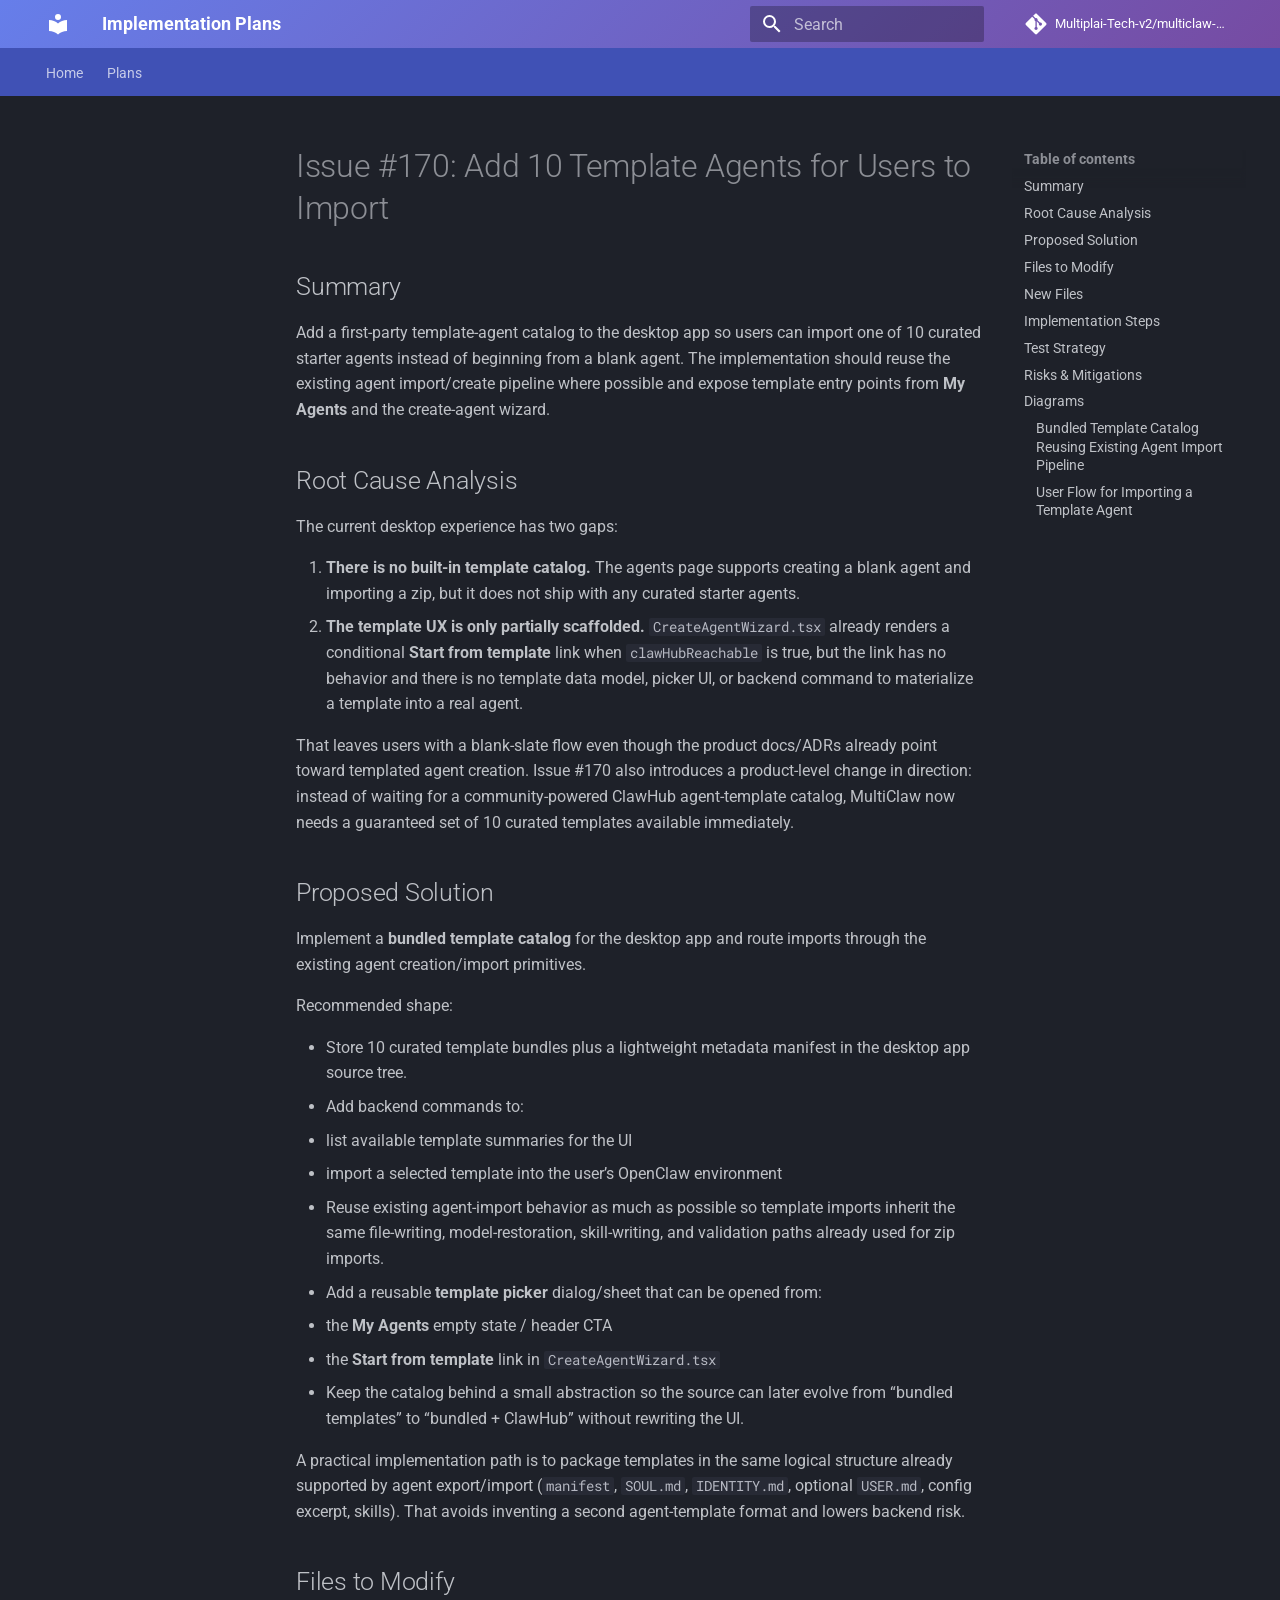
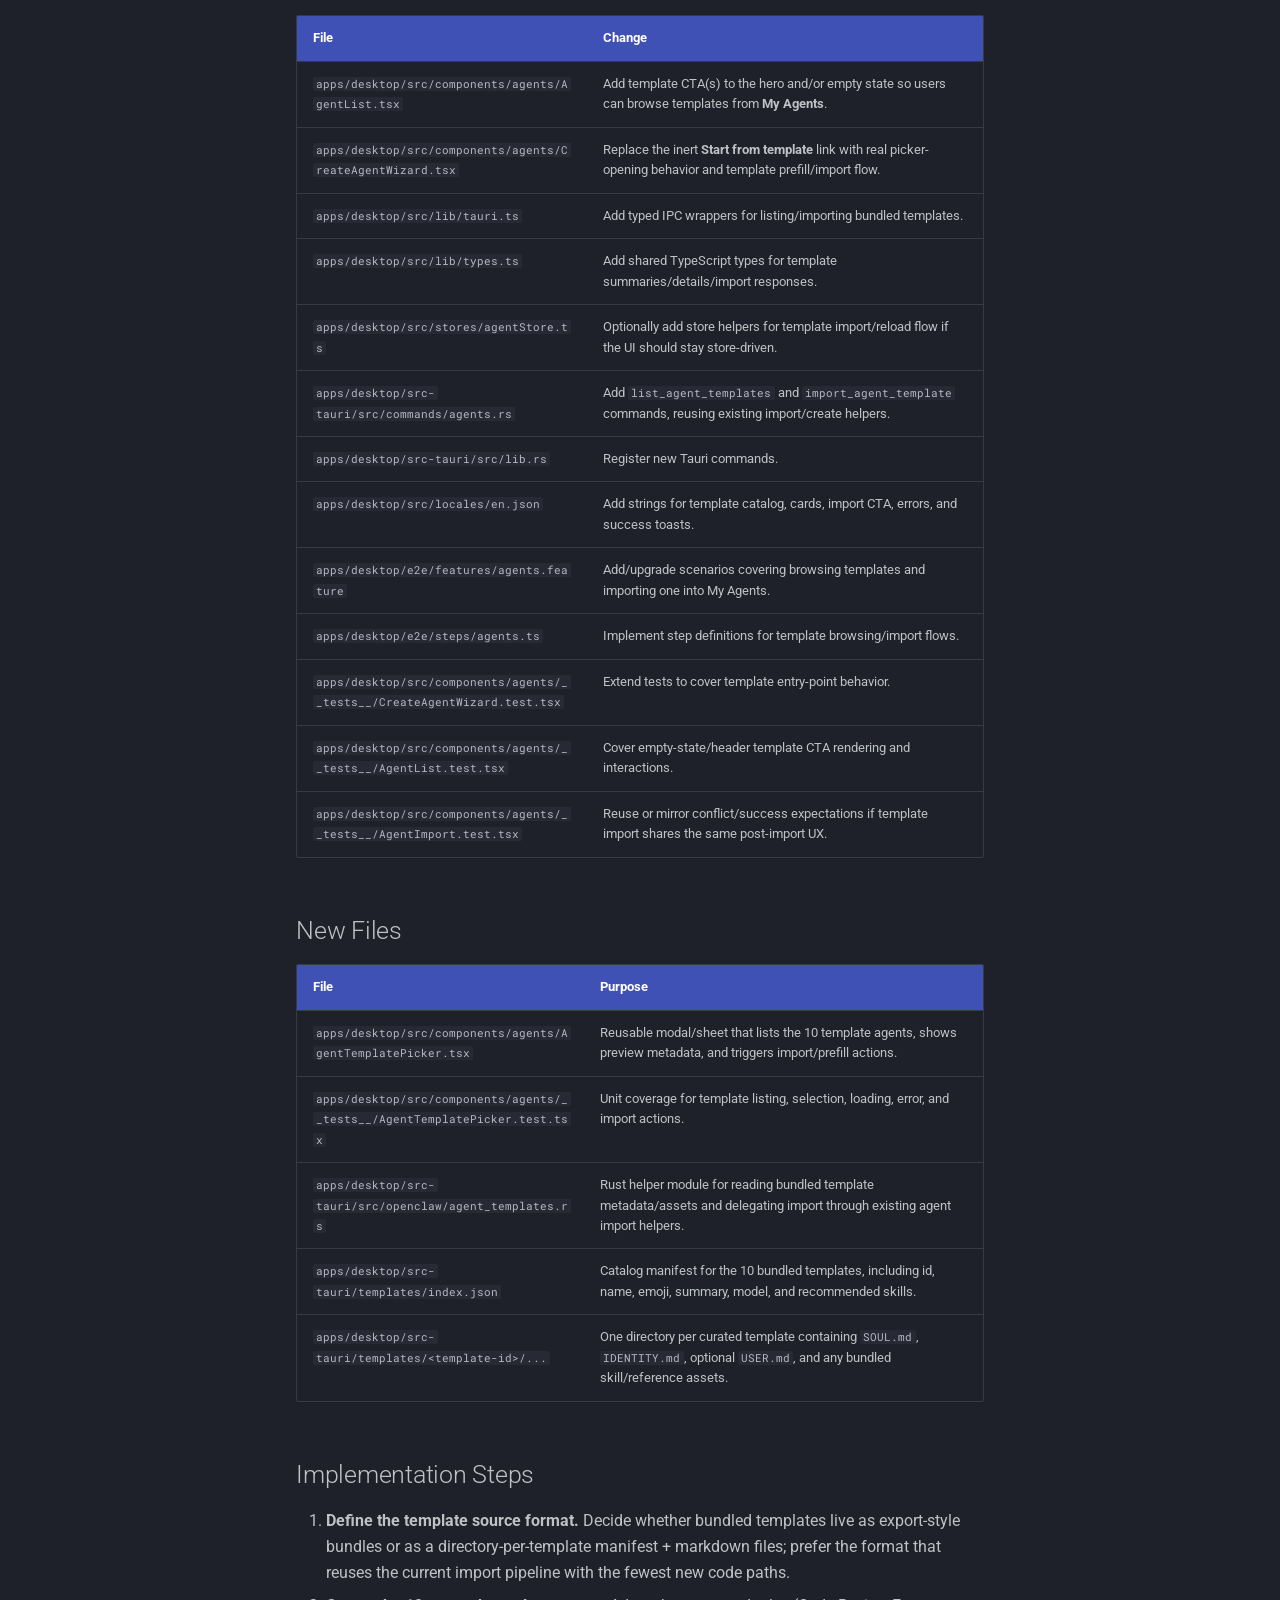
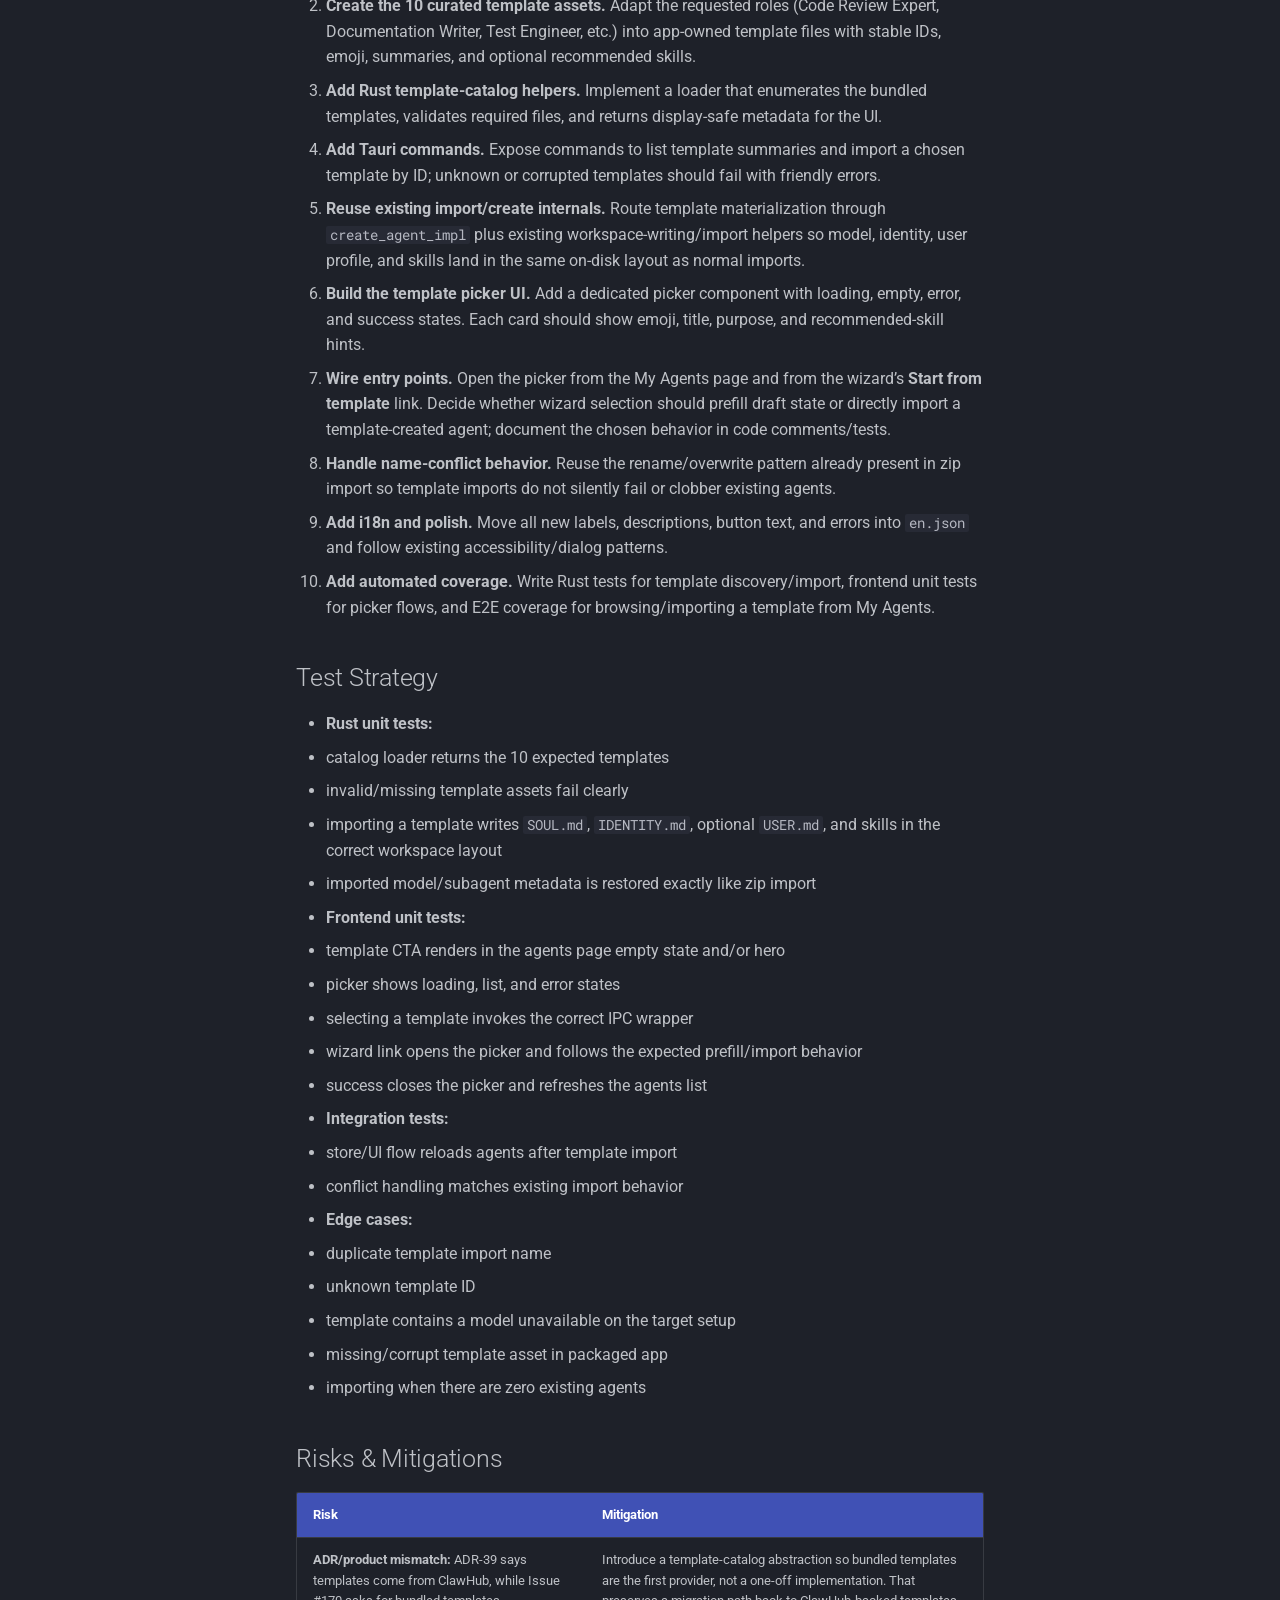
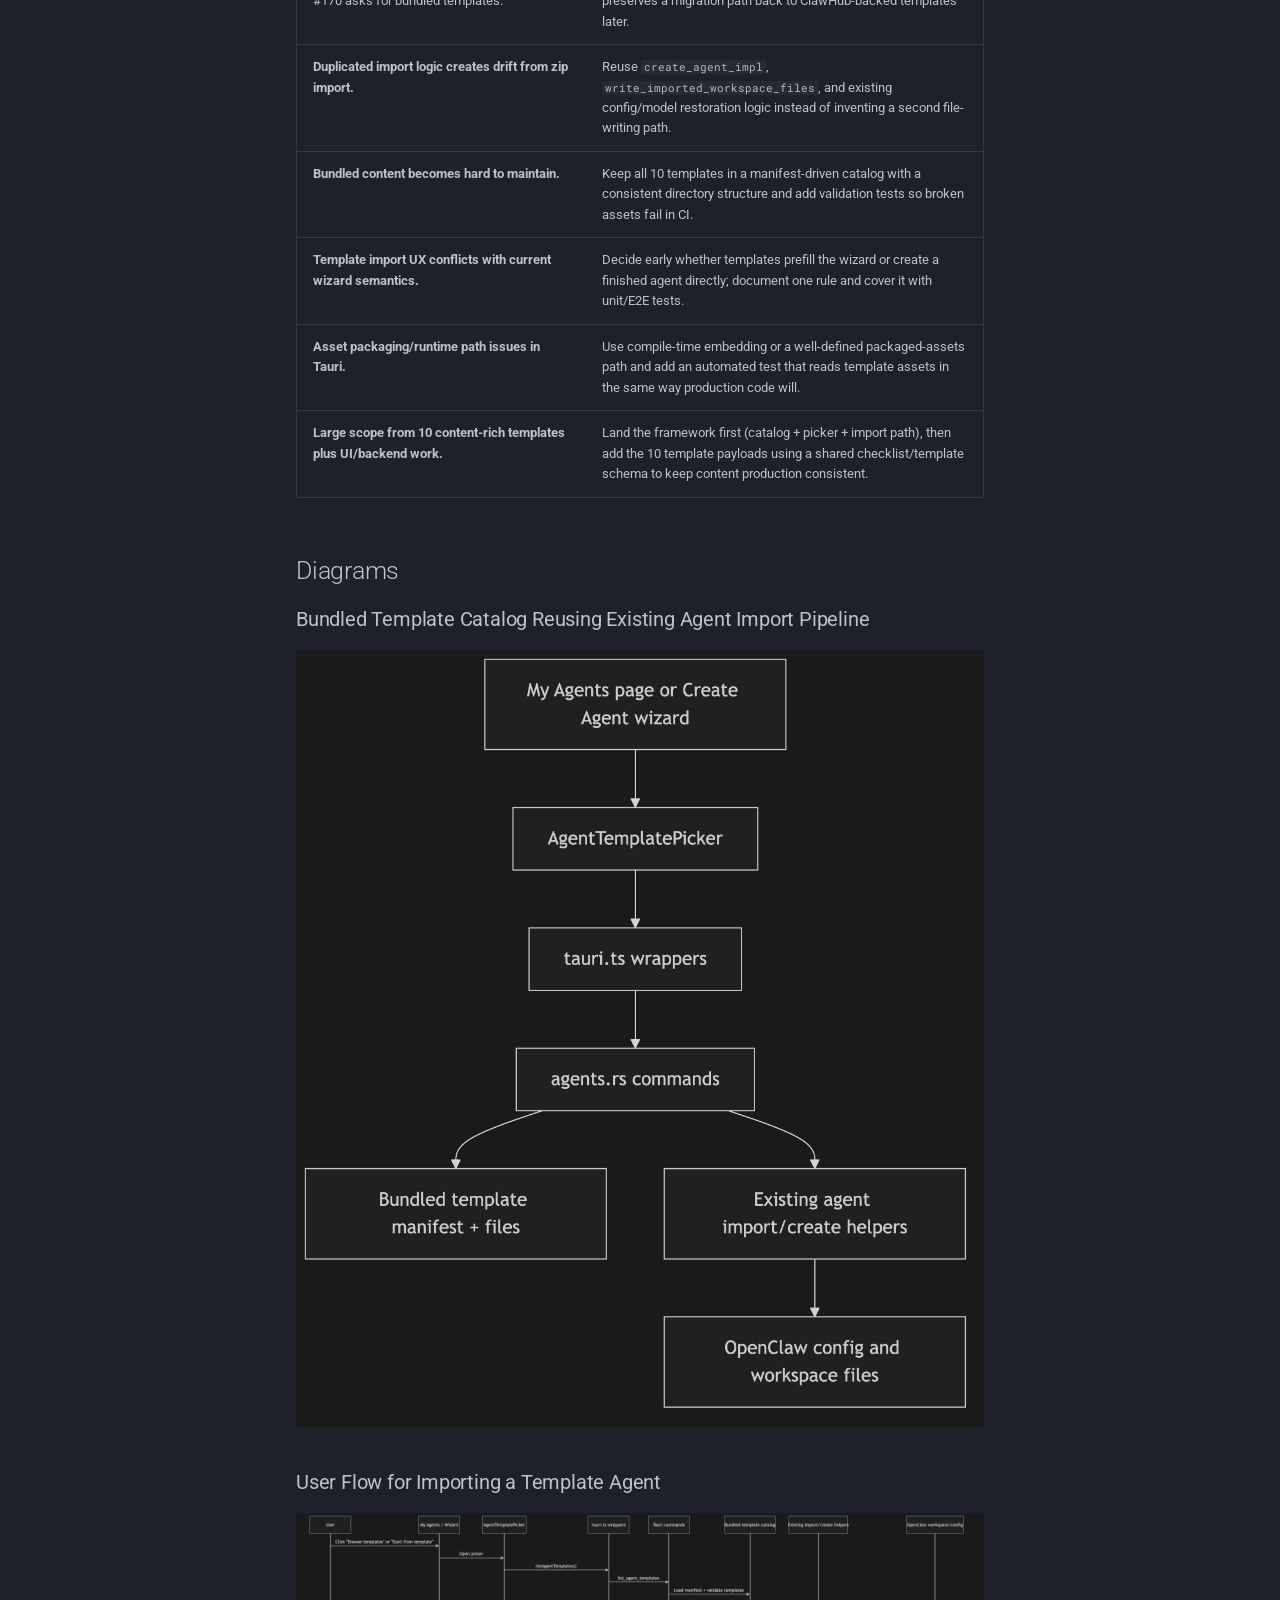
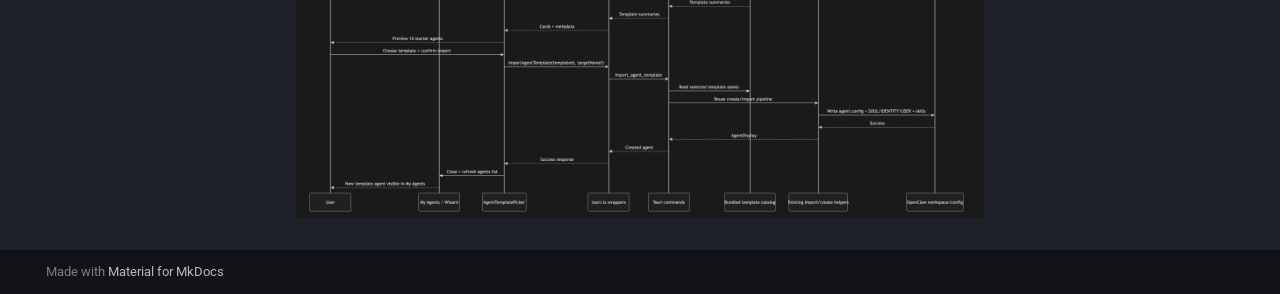
<file: site/plans/issue-170-plan/index.html>
<!DOCTYPE html><html lang="en" class="no-js"><head>
    
      <meta charset="utf-8">
      <meta name="viewport" content="width=device-width,initial-scale=1">
      
        <meta name="description" content="MultiClaw Monorepo Implementation Plans">
      
      
      
        <link rel="canonical" href="https://multiplai-tech-v2.github.io/multiclaw-monorepo-plans/plans/issue-170-plan/">
      
      
      
      
        
      
      
      <link rel="icon" href="../../assets/images/favicon.png">
      <meta name="generator" content="mkdocs-1.6.1, mkdocs-material-9.7.6">
    
    
      
        <title>Issue #170: Add 10 Template Agents for Users to Import - Implementation Plans</title>
      
    
    
      <link rel="stylesheet" href="../../assets/stylesheets/main.484c7ddc.min.css">
      
        
        <link rel="stylesheet" href="../../assets/stylesheets/palette.ab4e12ef.min.css">
      
      


    
    
      
    
    
      
        
        
        <link rel="preconnect" href="https://fonts.gstatic.com" crossorigin="">
        <link rel="stylesheet" href="https://fonts.googleapis.com/css?family=Roboto:300,300i,400,400i,700,700i%7CRoboto+Mono:400,400i,700,700i&amp;display=fallback">
        <style>:root{--md-text-font:"Roboto";--md-code-font:"Roboto Mono"}</style>
      
    
    
      <link rel="stylesheet" href="../../stylesheets/extra.css">
    
    <script>__md_scope=new URL("../..",location),__md_hash=e=>[...e].reduce(((e,_)=>(e<<5)-e+_.charCodeAt(0)),0),__md_get=(e,_=localStorage,t=__md_scope)=>JSON.parse(_.getItem(t.pathname+"."+e)),__md_set=(e,_,t=localStorage,a=__md_scope)=>{try{t.setItem(a.pathname+"."+e,JSON.stringify(_))}catch(e){}}</script>
    
      

    
    
  <link href="../../assets/stylesheets/glightbox.min.css" rel="stylesheet"><script src="../../assets/javascripts/glightbox.min.js"></script><style id="glightbox-style">
            html.glightbox-open { overflow: initial; height: 100%; }
            .gslide-title { margin-top: 0px; user-select: text; }
            .gslide-desc { color: #666; user-select: text; }
            .gslide-image img { background: white; }
            .gscrollbar-fixer { padding-right: 15px; }
            .gdesc-inner { font-size: 0.75rem; }
            body[data-md-color-scheme="slate"] .gdesc-inner { background: var(--md-default-bg-color); }
            body[data-md-color-scheme="slate"] .gslide-title { color: var(--md-default-fg-color); }
            body[data-md-color-scheme="slate"] .gslide-desc { color: var(--md-default-fg-color); }
        </style></head>
  
  
    
    
    
    
    
    <body dir="ltr" data-md-color-scheme="slate" data-md-color-primary="indigo" data-md-color-accent="indigo">
  
    
    <input class="md-toggle" data-md-toggle="drawer" type="checkbox" id="__drawer" autocomplete="off">
    <input class="md-toggle" data-md-toggle="search" type="checkbox" id="__search" autocomplete="off">
    <label class="md-overlay" for="__drawer"></label>
    <div data-md-component="skip">
      
        
        <a href="#issue-170-add-10-template-agents-for-users-to-import" class="md-skip">
          Skip to content
        </a>
      
    </div>
    <div data-md-component="announce">
      
    </div>
    
    
      

<header class="md-header" data-md-component="header">
  <nav class="md-header__inner md-grid" aria-label="Header">
    <a href="../.." title="Implementation Plans" class="md-header__button md-logo" aria-label="Implementation Plans" data-md-component="logo">
      
  
  <svg xmlns="http://www.w3.org/2000/svg" viewBox="0 0 24 24"><path d="M12 8a3 3 0 0 0 3-3 3 3 0 0 0-3-3 3 3 0 0 0-3 3 3 3 0 0 0 3 3m0 3.54C9.64 9.35 6.5 8 3 8v11c3.5 0 6.64 1.35 9 3.54 2.36-2.19 5.5-3.54 9-3.54V8c-3.5 0-6.64 1.35-9 3.54"></path></svg>

    </a>
    <label class="md-header__button md-icon" for="__drawer">
      
      <svg xmlns="http://www.w3.org/2000/svg" viewBox="0 0 24 24"><path d="M3 6h18v2H3zm0 5h18v2H3zm0 5h18v2H3z"></path></svg>
    </label>
    <div class="md-header__title" data-md-component="header-title">
      <div class="md-header__ellipsis">
        <div class="md-header__topic">
          <span class="md-ellipsis">
            Implementation Plans
          </span>
        </div>
        <div class="md-header__topic" data-md-component="header-topic">
          <span class="md-ellipsis">
            
              Issue #170: Add 10 Template Agents for Users to Import
            
          </span>
        </div>
      </div>
    </div>
    
      
    
    
    
    
      
      
        <label class="md-header__button md-icon" for="__search">
          
          <svg xmlns="http://www.w3.org/2000/svg" viewBox="0 0 24 24"><path d="M9.5 3A6.5 6.5 0 0 1 16 9.5c0 1.61-.59 3.09-1.56 4.23l.27.27h.79l5 5-1.5 1.5-5-5v-.79l-.27-.27A6.52 6.52 0 0 1 9.5 16 6.5 6.5 0 0 1 3 9.5 6.5 6.5 0 0 1 9.5 3m0 2C7 5 5 7 5 9.5S7 14 9.5 14 14 12 14 9.5 12 5 9.5 5"></path></svg>
        </label>
        <div class="md-search" data-md-component="search" role="dialog">
  <label class="md-search__overlay" for="__search"></label>
  <div class="md-search__inner" role="search">
    <form class="md-search__form" name="search">
      <input type="text" class="md-search__input" name="query" aria-label="Search" placeholder="Search" autocapitalize="off" autocorrect="off" autocomplete="off" spellcheck="false" data-md-component="search-query" required="">
      <label class="md-search__icon md-icon" for="__search">
        
        <svg xmlns="http://www.w3.org/2000/svg" viewBox="0 0 24 24"><path d="M9.5 3A6.5 6.5 0 0 1 16 9.5c0 1.61-.59 3.09-1.56 4.23l.27.27h.79l5 5-1.5 1.5-5-5v-.79l-.27-.27A6.52 6.52 0 0 1 9.5 16 6.5 6.5 0 0 1 3 9.5 6.5 6.5 0 0 1 9.5 3m0 2C7 5 5 7 5 9.5S7 14 9.5 14 14 12 14 9.5 12 5 9.5 5"></path></svg>
        
        <svg xmlns="http://www.w3.org/2000/svg" viewBox="0 0 24 24"><path d="M20 11v2H8l5.5 5.5-1.42 1.42L4.16 12l7.92-7.92L13.5 5.5 8 11z"></path></svg>
      </label>
      <nav class="md-search__options" aria-label="Search">
        
          <a href="javascript:void(0)" class="md-search__icon md-icon" title="Share" aria-label="Share" data-clipboard="" data-clipboard-text="" data-md-component="search-share" tabindex="-1">
            
            <svg xmlns="http://www.w3.org/2000/svg" viewBox="0 0 24 24"><path d="M18 16.08c-.76 0-1.44.3-1.96.77L8.91 12.7c.05-.23.09-.46.09-.7s-.04-.47-.09-.7l7.05-4.11c.54.5 1.25.81 2.04.81a3 3 0 0 0 3-3 3 3 0 0 0-3-3 3 3 0 0 0-3 3c0 .24.04.47.09.7L8.04 9.81C7.5 9.31 6.79 9 6 9a3 3 0 0 0-3 3 3 3 0 0 0 3 3c.79 0 1.5-.31 2.04-.81l7.12 4.15c-.05.21-.08.43-.08.66 0 1.61 1.31 2.91 2.92 2.91s2.92-1.3 2.92-2.91A2.92 2.92 0 0 0 18 16.08"></path></svg>
          </a>
        
        <button type="reset" class="md-search__icon md-icon" title="Clear" aria-label="Clear" tabindex="-1">
          
          <svg xmlns="http://www.w3.org/2000/svg" viewBox="0 0 24 24"><path d="M19 6.41 17.59 5 12 10.59 6.41 5 5 6.41 10.59 12 5 17.59 6.41 19 12 13.41 17.59 19 19 17.59 13.41 12z"></path></svg>
        </button>
      </nav>
      
    </form>
    <div class="md-search__output">
      <div class="md-search__scrollwrap" tabindex="0" data-md-scrollfix="">
        <div class="md-search-result" data-md-component="search-result">
          <div class="md-search-result__meta">
            Initializing search
          </div>
          <ol class="md-search-result__list" role="presentation"></ol>
        </div>
      </div>
    </div>
  </div>
</div>
      
    
    
      <div class="md-header__source">
        <a href="https://github.com/Multiplai-Tech-v2/multiclaw-monorepo-plans" title="Go to repository" class="md-source" data-md-component="source">
  <div class="md-source__icon md-icon">
    
    <svg xmlns="http://www.w3.org/2000/svg" viewBox="0 0 448 512"><!--! Font Awesome Free 7.1.0 by @fontawesome - https://fontawesome.com License - https://fontawesome.com/license/free (Icons: CC BY 4.0, Fonts: SIL OFL 1.1, Code: MIT License) Copyright 2025 Fonticons, Inc.--><path d="M439.6 236.1 244 40.5c-5.4-5.5-12.8-8.5-20.4-8.5s-15 3-20.4 8.4L162.5 81l51.5 51.5c27.1-9.1 52.7 16.8 43.4 43.7l49.7 49.7c34.2-11.8 61.2 31 35.5 56.7-26.5 26.5-70.2-2.9-56-37.3L240.3 199v121.9c25.3 12.5 22.3 41.8 9.1 55-6.4 6.4-15.2 10.1-24.3 10.1s-17.8-3.6-24.3-10.1c-17.6-17.6-11.1-46.9 11.2-56v-123c-20.8-8.5-24.6-30.7-18.6-45L142.6 101 8.5 235.1C3 240.6 0 247.9 0 255.5s3 15 8.5 20.4l195.6 195.7c5.4 5.4 12.7 8.4 20.4 8.4s15-3 20.4-8.4l194.7-194.7c5.4-5.4 8.4-12.8 8.4-20.4s-3-15-8.4-20.4"></path></svg>
  </div>
  <div class="md-source__repository">
    Multiplai-Tech-v2/multiclaw-monorepo-plans
  </div>
</a>
      </div>
    
  </nav>
  
</header>
    
    <div class="md-container" data-md-component="container">
      
      
        
          
            
<nav class="md-tabs" aria-label="Tabs" data-md-component="tabs">
  <div class="md-grid">
    <ul class="md-tabs__list">
      
        
  
  
  
  
    <li class="md-tabs__item">
      <a href="../.." class="md-tabs__link">
        
  
  
    
  
  Home

      </a>
    </li>
  

      
        
  
  
  
  
    
    
      <li class="md-tabs__item">
        <a href="../../Issue" class="md-tabs__link">
          
  
  
    
  
  Plans

        </a>
      </li>
    
  

      
    </ul>
  </div>
</nav>
          
        
      
      <main class="md-main" data-md-component="main">
        <div class="md-main__inner md-grid">
          
            
              
              <div class="md-sidebar md-sidebar--primary" data-md-component="sidebar" data-md-type="navigation">
                <div class="md-sidebar__scrollwrap">
                  <div class="md-sidebar__inner">
                    


  


<nav class="md-nav md-nav--primary md-nav--lifted" aria-label="Navigation" data-md-level="0">
  <label class="md-nav__title" for="__drawer">
    <a href="../.." title="Implementation Plans" class="md-nav__button md-logo" aria-label="Implementation Plans" data-md-component="logo">
      
  
  <svg xmlns="http://www.w3.org/2000/svg" viewBox="0 0 24 24"><path d="M12 8a3 3 0 0 0 3-3 3 3 0 0 0-3-3 3 3 0 0 0-3 3 3 3 0 0 0 3 3m0 3.54C9.64 9.35 6.5 8 3 8v11c3.5 0 6.64 1.35 9 3.54 2.36-2.19 5.5-3.54 9-3.54V8c-3.5 0-6.64 1.35-9 3.54"></path></svg>

    </a>
    Implementation Plans
  </label>
  
    <div class="md-nav__source">
      <a href="https://github.com/Multiplai-Tech-v2/multiclaw-monorepo-plans" title="Go to repository" class="md-source" data-md-component="source">
  <div class="md-source__icon md-icon">
    
    <svg xmlns="http://www.w3.org/2000/svg" viewBox="0 0 448 512"><!--! Font Awesome Free 7.1.0 by @fontawesome - https://fontawesome.com License - https://fontawesome.com/license/free (Icons: CC BY 4.0, Fonts: SIL OFL 1.1, Code: MIT License) Copyright 2025 Fonticons, Inc.--><path d="M439.6 236.1 244 40.5c-5.4-5.5-12.8-8.5-20.4-8.5s-15 3-20.4 8.4L162.5 81l51.5 51.5c27.1-9.1 52.7 16.8 43.4 43.7l49.7 49.7c34.2-11.8 61.2 31 35.5 56.7-26.5 26.5-70.2-2.9-56-37.3L240.3 199v121.9c25.3 12.5 22.3 41.8 9.1 55-6.4 6.4-15.2 10.1-24.3 10.1s-17.8-3.6-24.3-10.1c-17.6-17.6-11.1-46.9 11.2-56v-123c-20.8-8.5-24.6-30.7-18.6-45L142.6 101 8.5 235.1C3 240.6 0 247.9 0 255.5s3 15 8.5 20.4l195.6 195.7c5.4 5.4 12.7 8.4 20.4 8.4s15-3 20.4-8.4l194.7-194.7c5.4-5.4 8.4-12.8 8.4-20.4s-3-15-8.4-20.4"></path></svg>
  </div>
  <div class="md-source__repository">
    Multiplai-Tech-v2/multiclaw-monorepo-plans
  </div>
</a>
    </div>
  
  <ul class="md-nav__list" data-md-scrollfix="">
    
      
      
  
  
  
  
    <li class="md-nav__item">
      <a href="../.." class="md-nav__link">
        
  
  
  <span class="md-ellipsis">
    
  
    Home
  

    
  </span>
  
  

      </a>
    </li>
  

    
      
      
  
  
  
  
    
    
      
        
      
    
    
    
      
      
        
      
    
    
    <li class="md-nav__item md-nav__item--nested">
      
        
        
          
        
        <input class="md-nav__toggle md-toggle md-toggle--indeterminate" type="checkbox" id="__nav_2">
        
          
          <label class="md-nav__link" for="__nav_2" id="__nav_2_label" tabindex="0">
            
  
  
  <span class="md-ellipsis">
    
  
    Plans
  

    
  </span>
  
  

            <span class="md-nav__icon md-icon"></span>
          </label>
        
        <nav class="md-nav" data-md-level="1" aria-labelledby="__nav_2_label" aria-expanded="false">
          <label class="md-nav__title" for="__nav_2">
            <span class="md-nav__icon md-icon"></span>
            
  
    Plans
  

          </label>
          <ul class="md-nav__list" data-md-scrollfix="">
            
              
                
  
  
  
  
    <li class="md-nav__item">
      <a href="../../Issue" class="md-nav__link">
        
  
  
  <span class="md-ellipsis">
    
  
    None
  

    
  </span>
  
  

      </a>
    </li>
  

              
            
          </ul>
        </nav>
      
    </li>
  

    
  </ul>
</nav>
                  </div>
                </div>
              </div>
            
            
              
              <div class="md-sidebar md-sidebar--secondary" data-md-component="sidebar" data-md-type="toc">
                <div class="md-sidebar__scrollwrap">
                  <div class="md-sidebar__inner">
                    

<nav class="md-nav md-nav--secondary" aria-label="Table of contents">
  
  
  
    
  
  
    <label class="md-nav__title" for="__toc">
      <span class="md-nav__icon md-icon"></span>
      Table of contents
    </label>
    <ul class="md-nav__list" data-md-component="toc" data-md-scrollfix="">
      
        <li class="md-nav__item">
  <a href="#summary" class="md-nav__link">
    <span class="md-ellipsis">
      
        Summary
      
    </span>
  </a>
  
</li>
      
        <li class="md-nav__item">
  <a href="#root-cause-analysis" class="md-nav__link">
    <span class="md-ellipsis">
      
        Root Cause Analysis
      
    </span>
  </a>
  
</li>
      
        <li class="md-nav__item">
  <a href="#proposed-solution" class="md-nav__link">
    <span class="md-ellipsis">
      
        Proposed Solution
      
    </span>
  </a>
  
</li>
      
        <li class="md-nav__item">
  <a href="#files-to-modify" class="md-nav__link">
    <span class="md-ellipsis">
      
        Files to Modify
      
    </span>
  </a>
  
</li>
      
        <li class="md-nav__item">
  <a href="#new-files" class="md-nav__link">
    <span class="md-ellipsis">
      
        New Files
      
    </span>
  </a>
  
</li>
      
        <li class="md-nav__item">
  <a href="#implementation-steps" class="md-nav__link">
    <span class="md-ellipsis">
      
        Implementation Steps
      
    </span>
  </a>
  
</li>
      
        <li class="md-nav__item">
  <a href="#test-strategy" class="md-nav__link">
    <span class="md-ellipsis">
      
        Test Strategy
      
    </span>
  </a>
  
</li>
      
        <li class="md-nav__item">
  <a href="#risks-mitigations" class="md-nav__link">
    <span class="md-ellipsis">
      
        Risks &amp; Mitigations
      
    </span>
  </a>
  
</li>
      
        <li class="md-nav__item">
  <a href="#diagrams" class="md-nav__link">
    <span class="md-ellipsis">
      
        Diagrams
      
    </span>
  </a>
  
    <nav class="md-nav" aria-label="Diagrams">
      <ul class="md-nav__list">
        
          <li class="md-nav__item">
  <a href="#bundled-template-catalog-reusing-existing-agent-import-pipeline" class="md-nav__link">
    <span class="md-ellipsis">
      
        Bundled Template Catalog Reusing Existing Agent Import Pipeline
      
    </span>
  </a>
  
</li>
        
          <li class="md-nav__item">
  <a href="#user-flow-for-importing-a-template-agent" class="md-nav__link">
    <span class="md-ellipsis">
      
        User Flow for Importing a Template Agent
      
    </span>
  </a>
  
</li>
        
      </ul>
    </nav>
  
</li>
      
    </ul>
  
</nav>
                  </div>
                </div>
              </div>
            
          
          
            <div class="md-content" data-md-component="content">
              
              <article class="md-content__inner md-typeset">
                
                  


  
  


<h1 id="issue-170-add-10-template-agents-for-users-to-import">Issue #170: Add 10 Template Agents for Users to Import<a class="headerlink" href="#issue-170-add-10-template-agents-for-users-to-import" title="Permanent link">¶</a></h1>
<h2 id="summary">Summary<a class="headerlink" href="#summary" title="Permanent link">¶</a></h2>
<p>Add a first-party template-agent catalog to the desktop app so users can import one of 10 curated starter agents instead of beginning from a blank agent. The implementation should reuse the existing agent import/create pipeline where possible and expose template entry points from <strong>My Agents</strong> and the create-agent wizard.</p>
<h2 id="root-cause-analysis">Root Cause Analysis<a class="headerlink" href="#root-cause-analysis" title="Permanent link">¶</a></h2>
<p>The current desktop experience has two gaps:</p>
<ol>
<li><strong>There is no built-in template catalog.</strong> The agents page supports creating a blank agent and importing a zip, but it does not ship with any curated starter agents.</li>
<li><strong>The template UX is only partially scaffolded.</strong> <code>CreateAgentWizard.tsx</code> already renders a conditional <strong>Start from template</strong> link when <code>clawHubReachable</code> is true, but the link has no behavior and there is no template data model, picker UI, or backend command to materialize a template into a real agent.</li>
</ol>
<p>That leaves users with a blank-slate flow even though the product docs/ADRs already point toward templated agent creation. Issue #170 also introduces a product-level change in direction: instead of waiting for a community-powered ClawHub agent-template catalog, MultiClaw now needs a guaranteed set of 10 curated templates available immediately.</p>
<h2 id="proposed-solution">Proposed Solution<a class="headerlink" href="#proposed-solution" title="Permanent link">¶</a></h2>
<p>Implement a <strong>bundled template catalog</strong> for the desktop app and route imports through the existing agent creation/import primitives.</p>
<p>Recommended shape:</p>
<ul>
<li>Store 10 curated template bundles plus a lightweight metadata manifest in the desktop app source tree.</li>
<li>Add backend commands to:</li>
<li>list available template summaries for the UI</li>
<li>import a selected template into the user’s OpenClaw environment</li>
<li>Reuse existing agent-import behavior as much as possible so template imports inherit the same file-writing, model-restoration, skill-writing, and validation paths already used for zip imports.</li>
<li>Add a reusable <strong>template picker</strong> dialog/sheet that can be opened from:</li>
<li>the <strong>My Agents</strong> empty state / header CTA</li>
<li>the <strong>Start from template</strong> link in <code>CreateAgentWizard.tsx</code></li>
<li>Keep the catalog behind a small abstraction so the source can later evolve from “bundled templates” to “bundled + ClawHub” without rewriting the UI.</li>
</ul>
<p>A practical implementation path is to package templates in the same logical structure already supported by agent export/import (<code>manifest</code>, <code>SOUL.md</code>, <code>IDENTITY.md</code>, optional <code>USER.md</code>, config excerpt, skills). That avoids inventing a second agent-template format and lowers backend risk.</p>
<h2 id="files-to-modify">Files to Modify<a class="headerlink" href="#files-to-modify" title="Permanent link">¶</a></h2>
<table>
<thead>
<tr>
<th>File</th>
<th>Change</th>
</tr>
</thead>
<tbody>
<tr>
<td><code>apps/desktop/src/components/agents/AgentList.tsx</code></td>
<td>Add template CTA(s) to the hero and/or empty state so users can browse templates from <strong>My Agents</strong>.</td>
</tr>
<tr>
<td><code>apps/desktop/src/components/agents/CreateAgentWizard.tsx</code></td>
<td>Replace the inert <strong>Start from template</strong> link with real picker-opening behavior and template prefill/import flow.</td>
</tr>
<tr>
<td><code>apps/desktop/src/lib/tauri.ts</code></td>
<td>Add typed IPC wrappers for listing/importing bundled templates.</td>
</tr>
<tr>
<td><code>apps/desktop/src/lib/types.ts</code></td>
<td>Add shared TypeScript types for template summaries/details/import responses.</td>
</tr>
<tr>
<td><code>apps/desktop/src/stores/agentStore.ts</code></td>
<td>Optionally add store helpers for template import/reload flow if the UI should stay store-driven.</td>
</tr>
<tr>
<td><code>apps/desktop/src-tauri/src/commands/agents.rs</code></td>
<td>Add <code>list_agent_templates</code> and <code>import_agent_template</code> commands, reusing existing import/create helpers.</td>
</tr>
<tr>
<td><code>apps/desktop/src-tauri/src/lib.rs</code></td>
<td>Register new Tauri commands.</td>
</tr>
<tr>
<td><code>apps/desktop/src/locales/en.json</code></td>
<td>Add strings for template catalog, cards, import CTA, errors, and success toasts.</td>
</tr>
<tr>
<td><code>apps/desktop/e2e/features/agents.feature</code></td>
<td>Add/upgrade scenarios covering browsing templates and importing one into My Agents.</td>
</tr>
<tr>
<td><code>apps/desktop/e2e/steps/agents.ts</code></td>
<td>Implement step definitions for template browsing/import flows.</td>
</tr>
<tr>
<td><code>apps/desktop/src/components/agents/__tests__/CreateAgentWizard.test.tsx</code></td>
<td>Extend tests to cover template entry-point behavior.</td>
</tr>
<tr>
<td><code>apps/desktop/src/components/agents/__tests__/AgentList.test.tsx</code></td>
<td>Cover empty-state/header template CTA rendering and interactions.</td>
</tr>
<tr>
<td><code>apps/desktop/src/components/agents/__tests__/AgentImport.test.tsx</code></td>
<td>Reuse or mirror conflict/success expectations if template import shares the same post-import UX.</td>
</tr>
</tbody>
</table>
<h2 id="new-files">New Files<a class="headerlink" href="#new-files" title="Permanent link">¶</a></h2>
<table>
<thead>
<tr>
<th>File</th>
<th>Purpose</th>
</tr>
</thead>
<tbody>
<tr>
<td><code>apps/desktop/src/components/agents/AgentTemplatePicker.tsx</code></td>
<td>Reusable modal/sheet that lists the 10 template agents, shows preview metadata, and triggers import/prefill actions.</td>
</tr>
<tr>
<td><code>apps/desktop/src/components/agents/__tests__/AgentTemplatePicker.test.tsx</code></td>
<td>Unit coverage for template listing, selection, loading, error, and import actions.</td>
</tr>
<tr>
<td><code>apps/desktop/src-tauri/src/openclaw/agent_templates.rs</code></td>
<td>Rust helper module for reading bundled template metadata/assets and delegating import through existing agent import helpers.</td>
</tr>
<tr>
<td><code>apps/desktop/src-tauri/templates/index.json</code></td>
<td>Catalog manifest for the 10 bundled templates, including id, name, emoji, summary, model, and recommended skills.</td>
</tr>
<tr>
<td><code>apps/desktop/src-tauri/templates/&lt;template-id&gt;/...</code></td>
<td>One directory per curated template containing <code>SOUL.md</code>, <code>IDENTITY.md</code>, optional <code>USER.md</code>, and any bundled skill/reference assets.</td>
</tr>
</tbody>
</table>
<h2 id="implementation-steps">Implementation Steps<a class="headerlink" href="#implementation-steps" title="Permanent link">¶</a></h2>
<ol>
<li><strong>Define the template source format.</strong> Decide whether bundled templates live as export-style bundles or as a directory-per-template manifest + markdown files; prefer the format that reuses the current import pipeline with the fewest new code paths.</li>
<li><strong>Create the 10 curated template assets.</strong> Adapt the requested roles (Code Review Expert, Documentation Writer, Test Engineer, etc.) into app-owned template files with stable IDs, emoji, summaries, and optional recommended skills.</li>
<li><strong>Add Rust template-catalog helpers.</strong> Implement a loader that enumerates the bundled templates, validates required files, and returns display-safe metadata for the UI.</li>
<li><strong>Add Tauri commands.</strong> Expose commands to list template summaries and import a chosen template by ID; unknown or corrupted templates should fail with friendly errors.</li>
<li><strong>Reuse existing import/create internals.</strong> Route template materialization through <code>create_agent_impl</code> plus existing workspace-writing/import helpers so model, identity, user profile, and skills land in the same on-disk layout as normal imports.</li>
<li><strong>Build the template picker UI.</strong> Add a dedicated picker component with loading, empty, error, and success states. Each card should show emoji, title, purpose, and recommended-skill hints.</li>
<li><strong>Wire entry points.</strong> Open the picker from the My Agents page and from the wizard’s <strong>Start from template</strong> link. Decide whether wizard selection should prefill draft state or directly import a template-created agent; document the chosen behavior in code comments/tests.</li>
<li><strong>Handle name-conflict behavior.</strong> Reuse the rename/overwrite pattern already present in zip import so template imports do not silently fail or clobber existing agents.</li>
<li><strong>Add i18n and polish.</strong> Move all new labels, descriptions, button text, and errors into <code>en.json</code> and follow existing accessibility/dialog patterns.</li>
<li><strong>Add automated coverage.</strong> Write Rust tests for template discovery/import, frontend unit tests for picker flows, and E2E coverage for browsing/importing a template from My Agents.</li>
</ol>
<h2 id="test-strategy">Test Strategy<a class="headerlink" href="#test-strategy" title="Permanent link">¶</a></h2>
<ul>
<li><strong>Rust unit tests:</strong></li>
<li>catalog loader returns the 10 expected templates</li>
<li>invalid/missing template assets fail clearly</li>
<li>importing a template writes <code>SOUL.md</code>, <code>IDENTITY.md</code>, optional <code>USER.md</code>, and skills in the correct workspace layout</li>
<li>imported model/subagent metadata is restored exactly like zip import</li>
<li><strong>Frontend unit tests:</strong></li>
<li>template CTA renders in the agents page empty state and/or hero</li>
<li>picker shows loading, list, and error states</li>
<li>selecting a template invokes the correct IPC wrapper</li>
<li>wizard link opens the picker and follows the expected prefill/import behavior</li>
<li>success closes the picker and refreshes the agents list</li>
<li><strong>Integration tests:</strong></li>
<li>store/UI flow reloads agents after template import</li>
<li>conflict handling matches existing import behavior</li>
<li><strong>Edge cases:</strong></li>
<li>duplicate template import name</li>
<li>unknown template ID</li>
<li>template contains a model unavailable on the target setup</li>
<li>missing/corrupt template asset in packaged app</li>
<li>importing when there are zero existing agents</li>
</ul>
<h2 id="risks-mitigations">Risks &amp; Mitigations<a class="headerlink" href="#risks-mitigations" title="Permanent link">¶</a></h2>
<table>
<thead>
<tr>
<th>Risk</th>
<th>Mitigation</th>
</tr>
</thead>
<tbody>
<tr>
<td><strong>ADR/product mismatch:</strong> ADR-39 says templates come from ClawHub, while Issue #170 asks for bundled templates.</td>
<td>Introduce a template-catalog abstraction so bundled templates are the first provider, not a one-off implementation. That preserves a migration path back to ClawHub-backed templates later.</td>
</tr>
<tr>
<td><strong>Duplicated import logic creates drift from zip import.</strong></td>
<td>Reuse <code>create_agent_impl</code>, <code>write_imported_workspace_files</code>, and existing config/model restoration logic instead of inventing a second file-writing path.</td>
</tr>
<tr>
<td><strong>Bundled content becomes hard to maintain.</strong></td>
<td>Keep all 10 templates in a manifest-driven catalog with a consistent directory structure and add validation tests so broken assets fail in CI.</td>
</tr>
<tr>
<td><strong>Template import UX conflicts with current wizard semantics.</strong></td>
<td>Decide early whether templates prefill the wizard or create a finished agent directly; document one rule and cover it with unit/E2E tests.</td>
</tr>
<tr>
<td><strong>Asset packaging/runtime path issues in Tauri.</strong></td>
<td>Use compile-time embedding or a well-defined packaged-assets path and add an automated test that reads template assets in the same way production code will.</td>
</tr>
<tr>
<td><strong>Large scope from 10 content-rich templates plus UI/backend work.</strong></td>
<td>Land the framework first (catalog + picker + import path), then add the 10 template payloads using a shared checklist/template schema to keep content production consistent.</td>
</tr>
</tbody>
</table>
<h2 id="diagrams">Diagrams<a class="headerlink" href="#diagrams" title="Permanent link">¶</a></h2>
<h3 id="bundled-template-catalog-reusing-existing-agent-import-pipeline">Bundled Template Catalog Reusing Existing Agent Import Pipeline<a class="headerlink" href="#bundled-template-catalog-reusing-existing-agent-import-pipeline" title="Permanent link">¶</a></h3>
<p><a class="glightbox" data-type="image" data-width="auto" data-height="auto" href="../issue-170-architecture.png" data-desc-position="bottom"><img alt="Bundled Template Catalog Reusing Existing Agent Import Pipeline" src="../issue-170-architecture.png"></a></p>
<h3 id="user-flow-for-importing-a-template-agent">User Flow for Importing a Template Agent<a class="headerlink" href="#user-flow-for-importing-a-template-agent" title="Permanent link">¶</a></h3>
<p><a class="glightbox" data-type="image" data-width="auto" data-height="auto" href="../issue-170-flow.png" data-desc-position="bottom"><img alt="User Flow for Importing a Template Agent" src="../issue-170-flow.png"></a></p>












                
              </article>
            </div>
          
          
<script>var target=document.getElementById(location.hash.slice(1));target&&target.name&&(target.checked=target.name.startsWith("__tabbed_"))</script>
        </div>
        
      </main>
      
        <footer class="md-footer">
  
  <div class="md-footer-meta md-typeset">
    <div class="md-footer-meta__inner md-grid">
      <div class="md-copyright">
  
  
    Made with
    <a href="https://squidfunk.github.io/mkdocs-material/" target="_blank" rel="noopener">
      Material for MkDocs
    </a>
  
</div>
      
    </div>
  </div>
</footer>
      
    </div>
    <div class="md-dialog" data-md-component="dialog">
      <div class="md-dialog__inner md-typeset"></div>
    </div>
    
    
    
      
      
      <script id="__config" type="application/json">{"annotate": null, "base": "../..", "features": ["navigation.tabs", "navigation.sections", "navigation.expand", "navigation.indexes", "search.highlight", "search.share", "content.code.copy", "content.tooltips"], "search": "../../assets/javascripts/workers/search.2c215733.min.js", "tags": null, "translations": {"clipboard.copied": "Copied to clipboard", "clipboard.copy": "Copy to clipboard", "search.result.more.one": "1 more on this page", "search.result.more.other": "# more on this page", "search.result.none": "No matching documents", "search.result.one": "1 matching document", "search.result.other": "# matching documents", "search.result.placeholder": "Type to start searching", "search.result.term.missing": "Missing", "select.version": "Select version"}, "version": null}</script>
    
    
      <script src="../../assets/javascripts/bundle.79ae519e.min.js"></script>
      
    
  
<script id="init-glightbox">const lightbox = GLightbox({"touchNavigation": true, "loop": false, "zoomable": true, "draggable": true, "openEffect": "zoom", "closeEffect": "zoom", "slideEffect": "slide"});
document$.subscribe(()=>{ lightbox.reload(); });
</script></body></html>
</file>
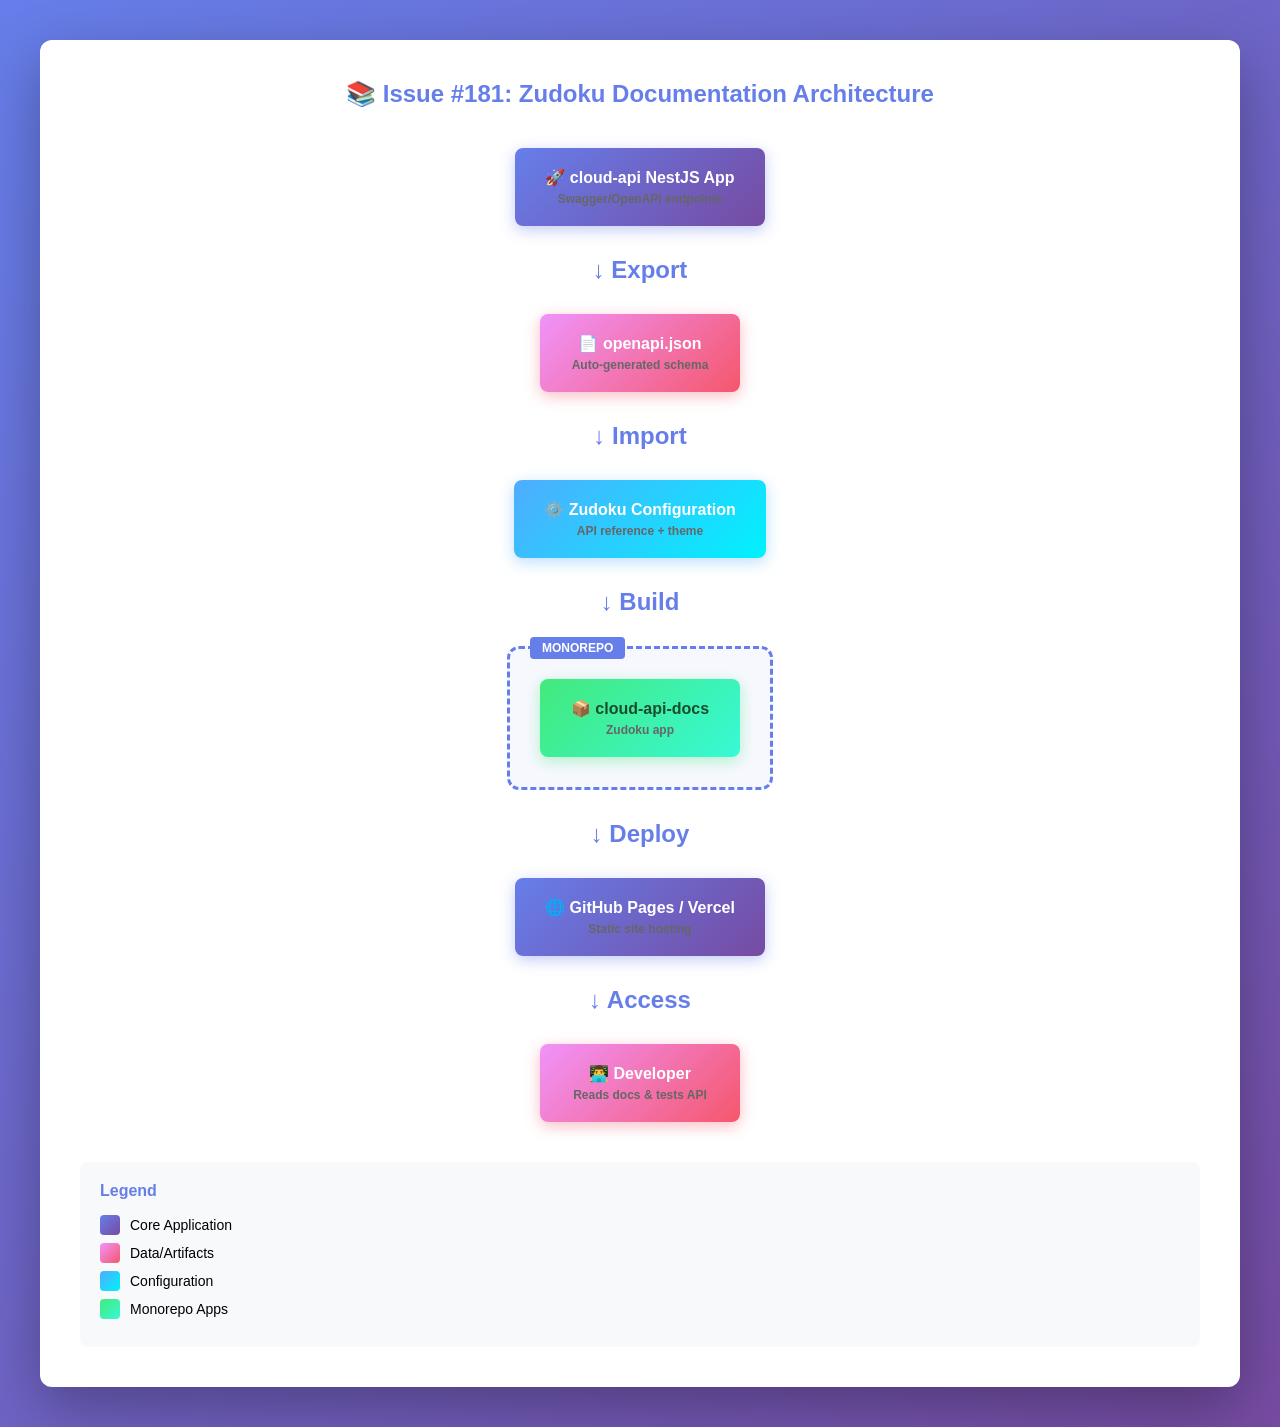
<file: plans/issue-181-architecture.html>
<!DOCTYPE html>
<html lang="en">
<head>
    <meta charset="UTF-8">
    <meta name="viewport" content="width=device-width, initial-scale=1.0">
    <title>Issue #181 - Architecture Diagram</title>
    <style>
        * {
            margin: 0;
            padding: 0;
            box-sizing: border-box;
        }
        
        body {
            font-family: -apple-system, BlinkMacSystemFont, 'Segoe UI', Roboto, Oxygen, Ubuntu, sans-serif;
            background: linear-gradient(135deg, #667eea 0%, #764ba2 100%);
            padding: 40px;
            min-height: 100vh;
        }
        
        .diagram-container {
            background: white;
            border-radius: 12px;
            padding: 40px;
            box-shadow: 0 20px 60px rgba(0,0,0,0.3);
            max-width: 1200px;
            margin: 0 auto;
        }
        
        h1 {
            color: #667eea;
            text-align: center;
            margin-bottom: 40px;
            font-size: 24px;
        }
        
        .flow-diagram {
            display: flex;
            flex-direction: column;
            align-items: center;
            gap: 30px;
        }
        
        .row {
            display: flex;
            gap: 40px;
            align-items: center;
            justify-content: center;
        }
        
        .box {
            background: linear-gradient(135deg, #667eea 0%, #764ba2 100%);
            color: white;
            padding: 20px 30px;
            border-radius: 8px;
            min-width: 200px;
            text-align: center;
            font-weight: 600;
            box-shadow: 0 4px 15px rgba(102, 126, 234, 0.4);
            position: relative;
        }
        
        .box.secondary {
            background: linear-gradient(135deg, #f093fb 0%, #f5576c 100%);
            box-shadow: 0 4px 15px rgba(245, 87, 108, 0.4);
        }
        
        .box.tertiary {
            background: linear-gradient(135deg, #4facfe 0%, #00f2fe 100%);
            box-shadow: 0 4px 15px rgba(79, 172, 254, 0.4);
        }
        
        .box.monorepo {
            background: linear-gradient(135deg, #43e97b 0%, #38f9d7 100%);
            box-shadow: 0 4px 15px rgba(67, 233, 123, 0.4);
            color: #1a4d2e;
        }
        
        .arrow {
            color: #667eea;
            font-size: 24px;
            font-weight: bold;
        }
        
        .arrow-label {
            font-size: 12px;
            color: #666;
            text-align: center;
            margin-top: 5px;
        }
        
        .connector {
            display: flex;
            flex-direction: column;
            align-items: center;
            gap: 5px;
        }
        
        .monorepo-boundary {
            border: 3px dashed #667eea;
            border-radius: 12px;
            padding: 30px;
            position: relative;
            background: rgba(102, 126, 234, 0.05);
        }
        
        .monorepo-label {
            position: absolute;
            top: -12px;
            left: 20px;
            background: #667eea;
            color: white;
            padding: 4px 12px;
            border-radius: 4px;
            font-size: 12px;
            font-weight: 600;
        }
        
        .legend {
            margin-top: 40px;
            padding: 20px;
            background: #f8f9fa;
            border-radius: 8px;
        }
        
        .legend h3 {
            color: #667eea;
            margin-bottom: 15px;
            font-size: 16px;
        }
        
        .legend-item {
            display: flex;
            align-items: center;
            gap: 10px;
            margin-bottom: 8px;
            font-size: 14px;
        }
        
        .legend-color {
            width: 20px;
            height: 20px;
            border-radius: 4px;
        }
    </style>
</head>
<body>
    <div class="diagram-container">
        <h1>📚 Issue #181: Zudoku Documentation Architecture</h1>
        
        <div class="flow-diagram">
            <!-- Row 1: Source -->
            <div class="box">
                🚀 cloud-api NestJS App
                <div class="arrow-label">Swagger/OpenAPI endpoints</div>
            </div>
            
            <div class="connector">
                <div class="arrow">↓ Export</div>
            </div>
            
            <!-- Row 2: OpenAPI File -->
            <div class="box secondary">
                📄 openapi.json
                <div class="arrow-label">Auto-generated schema</div>
            </div>
            
            <div class="connector">
                <div class="arrow">↓ Import</div>
            </div>
            
            <!-- Row 3: Zudoku Config -->
            <div class="box tertiary">
                ⚙️ Zudoku Configuration
                <div class="arrow-label">API reference + theme</div>
            </div>
            
            <div class="connector">
                <div class="arrow">↓ Build</div>
            </div>
            
            <!-- Row 4: Monorepo Boundary -->
            <div class="monorepo-boundary">
                <div class="monorepo-label">MONOREPO</div>
                <div class="row">
                    <div class="box monorepo">
                        📦 cloud-api-docs
                        <div class="arrow-label">Zudoku app</div>
                    </div>
                </div>
            </div>
            
            <div class="connector">
                <div class="arrow">↓ Deploy</div>
            </div>
            
            <!-- Row 5: Deployment -->
            <div class="box">
                🌐 GitHub Pages / Vercel
                <div class="arrow-label">Static site hosting</div>
            </div>
            
            <div class="connector">
                <div class="arrow">↓ Access</div>
            </div>
            
            <!-- Row 6: End User -->
            <div class="box secondary">
                👨‍💻 Developer
                <div class="arrow-label">Reads docs & tests API</div>
            </div>
        </div>
        
        <div class="legend">
            <h3>Legend</h3>
            <div class="legend-item">
                <div class="legend-color" style="background: linear-gradient(135deg, #667eea 0%, #764ba2 100%);"></div>
                <span>Core Application</span>
            </div>
            <div class="legend-item">
                <div class="legend-color" style="background: linear-gradient(135deg, #f093fb 0%, #f5576c 100%);"></div>
                <span>Data/Artifacts</span>
            </div>
            <div class="legend-item">
                <div class="legend-color" style="background: linear-gradient(135deg, #4facfe 0%, #00f2fe 100%);"></div>
                <span>Configuration</span>
            </div>
            <div class="legend-item">
                <div class="legend-color" style="background: linear-gradient(135deg, #43e97b 0%, #38f9d7 100%);"></div>
                <span>Monorepo Apps</span>
            </div>
        </div>
    </div>
</body>
</html>
</file>
<file: stylesheets/extra.css>
.md-header { background: linear-gradient(135deg, #667eea 0%, #764ba2 100%); }
.md-content table { border-radius: 8px; overflow: hidden; }
.md-content table th { background: var(--md-primary-fg-color); color: white; }
.mermaid { text-align: center; margin: 2rem 0; }
</file>
<file: site/stylesheets/extra.css>
.md-header { background: linear-gradient(135deg, #667eea 0%, #764ba2 100%); }
.md-content table { border-radius: 8px; overflow: hidden; }
.md-content table th { background: var(--md-primary-fg-color); color: white; }
.mermaid { text-align: center; margin: 2rem 0; }
</file>
<file: assets/stylesheets/main.484c7ddc.min.css>
@charset "UTF-8";html{-webkit-text-size-adjust:none;-moz-text-size-adjust:none;text-size-adjust:none;box-sizing:border-box}*,:after,:before{box-sizing:inherit}@media (prefers-reduced-motion){*,:after,:before{transition:none!important}}body{margin:0}a,button,input,label{-webkit-tap-highlight-color:transparent}a{color:inherit;text-decoration:none}hr{border:0;box-sizing:initial;display:block;height:.05rem;overflow:visible;padding:0}small{font-size:80%}sub,sup{line-height:1em}img{border-style:none}table{border-collapse:initial;border-spacing:0}td,th{font-weight:400;vertical-align:top}button{background:#0000;border:0;font-family:inherit;font-size:inherit;margin:0;padding:0}input{border:0;outline:none}:root{--md-primary-fg-color:#4051b5;--md-primary-fg-color--light:#5d6cc0;--md-primary-fg-color--dark:#303fa1;--md-primary-bg-color:#fff;--md-primary-bg-color--light:#ffffffb3;--md-accent-fg-color:#526cfe;--md-accent-fg-color--transparent:#526cfe1a;--md-accent-bg-color:#fff;--md-accent-bg-color--light:#ffffffb3}[data-md-color-scheme=default]{color-scheme:light}[data-md-color-scheme=default] img[src$="#gh-dark-mode-only"],[data-md-color-scheme=default] img[src$="#only-dark"]{display:none}:root,[data-md-color-scheme=default]{--md-hue:225deg;--md-default-fg-color:#000000de;--md-default-fg-color--light:#0000008a;--md-default-fg-color--lighter:#00000052;--md-default-fg-color--lightest:#00000012;--md-default-bg-color:#fff;--md-default-bg-color--light:#ffffffb3;--md-default-bg-color--lighter:#ffffff4d;--md-default-bg-color--lightest:#ffffff1f;--md-code-fg-color:#36464e;--md-code-bg-color:#f5f5f5;--md-code-bg-color--light:#f5f5f5b3;--md-code-bg-color--lighter:#f5f5f54d;--md-code-hl-color:#4287ff;--md-code-hl-color--light:#4287ff1a;--md-code-hl-number-color:#d52a2a;--md-code-hl-special-color:#db1457;--md-code-hl-function-color:#a846b9;--md-code-hl-constant-color:#6e59d9;--md-code-hl-keyword-color:#3f6ec6;--md-code-hl-string-color:#1c7d4d;--md-code-hl-name-color:var(--md-code-fg-color);--md-code-hl-operator-color:var(--md-default-fg-color--light);--md-code-hl-punctuation-color:var(--md-default-fg-color--light);--md-code-hl-comment-color:var(--md-default-fg-color--light);--md-code-hl-generic-color:var(--md-default-fg-color--light);--md-code-hl-variable-color:var(--md-default-fg-color--light);--md-typeset-color:var(--md-default-fg-color);--md-typeset-a-color:var(--md-primary-fg-color);--md-typeset-del-color:#f5503d26;--md-typeset-ins-color:#0bd57026;--md-typeset-kbd-color:#fafafa;--md-typeset-kbd-accent-color:#fff;--md-typeset-kbd-border-color:#b8b8b8;--md-typeset-mark-color:#ffff0080;--md-typeset-table-color:#0000001f;--md-typeset-table-color--light:rgba(0,0,0,.035);--md-admonition-fg-color:var(--md-default-fg-color);--md-admonition-bg-color:var(--md-default-bg-color);--md-warning-fg-color:#000000de;--md-warning-bg-color:#ff9;--md-footer-fg-color:#fff;--md-footer-fg-color--light:#ffffffb3;--md-footer-fg-color--lighter:#ffffff73;--md-footer-bg-color:#000000de;--md-footer-bg-color--dark:#00000052;--md-shadow-z1:0 0.2rem 0.5rem #0000000d,0 0 0.05rem #0000001a;--md-shadow-z2:0 0.2rem 0.5rem #0000001a,0 0 0.05rem #00000040;--md-shadow-z3:0 0.2rem 0.5rem #0003,0 0 0.05rem #00000059}.md-icon svg{fill:currentcolor;display:block;height:1.2rem;width:1.2rem}body{-webkit-font-smoothing:antialiased;-moz-osx-font-smoothing:grayscale;--md-text-font-family:var(--md-text-font,_),-apple-system,BlinkMacSystemFont,Helvetica,Arial,sans-serif;--md-code-font-family:var(--md-code-font,_),SFMono-Regular,Consolas,Menlo,monospace}aside,body,input{font-feature-settings:"kern","liga";color:var(--md-typeset-color);font-family:var(--md-text-font-family)}code,kbd,pre{font-feature-settings:"kern";font-family:var(--md-code-font-family)}:root{--md-typeset-table-sort-icon:url('data:image/svg+xml;charset=utf-8,<svg xmlns="http://www.w3.org/2000/svg" viewBox="0 0 24 24"><path d="m18 21-4-4h3V7h-3l4-4 4 4h-3v10h3M2 19v-2h10v2M2 13v-2h7v2M2 7V5h4v2z"/></svg>');--md-typeset-table-sort-icon--asc:url('data:image/svg+xml;charset=utf-8,<svg xmlns="http://www.w3.org/2000/svg" viewBox="0 0 24 24"><path d="M19 17h3l-4 4-4-4h3V3h2M2 17h10v2H2M6 5v2H2V5m0 6h7v2H2z"/></svg>');--md-typeset-table-sort-icon--desc:url('data:image/svg+xml;charset=utf-8,<svg xmlns="http://www.w3.org/2000/svg" viewBox="0 0 24 24"><path d="M19 7h3l-4-4-4 4h3v14h2M2 17h10v2H2M6 5v2H2V5m0 6h7v2H2z"/></svg>')}.md-typeset{-webkit-print-color-adjust:exact;color-adjust:exact;font-size:.8rem;line-height:1.6;overflow-wrap:break-word}@media print{.md-typeset{font-size:.68rem}}.md-typeset blockquote,.md-typeset dl,.md-typeset figure,.md-typeset ol,.md-typeset pre,.md-typeset ul{margin-bottom:1em;margin-top:1em}.md-typeset h1{color:var(--md-default-fg-color--light);font-size:2em;line-height:1.3;margin:0 0 1.25em}.md-typeset h1,.md-typeset h2{font-weight:300;letter-spacing:-.01em}.md-typeset h2{font-size:1.5625em;line-height:1.4;margin:1.6em 0 .64em}.md-typeset h3{font-size:1.25em;font-weight:400;letter-spacing:-.01em;line-height:1.5;margin:1.6em 0 .8em}.md-typeset h2+h3{margin-top:.8em}.md-typeset h4{font-weight:700;letter-spacing:-.01em;margin:1em 0}.md-typeset h5,.md-typeset h6{color:var(--md-default-fg-color--light);font-size:.8em;font-weight:700;letter-spacing:-.01em;margin:1.25em 0}.md-typeset h5{text-transform:uppercase}.md-typeset h5 code{text-transform:none}.md-typeset hr{border-bottom:.05rem solid var(--md-default-fg-color--lightest);display:flow-root;margin:1.5em 0}.md-typeset a{color:var(--md-typeset-a-color);word-break:break-word}.md-typeset a,.md-typeset a:before{transition:color 125ms}.md-typeset a:focus,.md-typeset a:hover{color:var(--md-accent-fg-color)}.md-typeset a:focus code,.md-typeset a:hover code{background-color:var(--md-accent-fg-color--transparent);color:var(--md-accent-fg-color)}.md-typeset a code{color:var(--md-typeset-a-color)}.md-typeset a.focus-visible{outline-color:var(--md-accent-fg-color);outline-offset:.2rem}.md-typeset code,.md-typeset kbd,.md-typeset pre{color:var(--md-code-fg-color);direction:ltr;font-variant-ligatures:none;transition:background-color 125ms}@media print{.md-typeset code,.md-typeset kbd,.md-typeset pre{white-space:pre-wrap}}.md-typeset code{background-color:var(--md-code-bg-color);border-radius:.1rem;-webkit-box-decoration-break:clone;box-decoration-break:clone;font-size:.85em;padding:0 .2941176471em;transition:color 125ms,background-color 125ms;word-break:break-word}.md-typeset code:not(.focus-visible){-webkit-tap-highlight-color:transparent;outline:none}.md-typeset pre{display:flow-root;line-height:1.4;position:relative}.md-typeset pre>code{-webkit-box-decoration-break:slice;box-decoration-break:slice;box-shadow:none;display:block;margin:0;outline-color:var(--md-accent-fg-color);overflow:auto;padding:.7720588235em 1.1764705882em;scrollbar-color:var(--md-default-fg-color--lighter) #0000;scrollbar-width:thin;touch-action:auto;word-break:normal}.md-typeset pre>code:hover{scrollbar-color:var(--md-accent-fg-color) #0000}.md-typeset pre>code::-webkit-scrollbar{height:.2rem;width:.2rem}.md-typeset pre>code::-webkit-scrollbar-thumb{background-color:var(--md-default-fg-color--lighter)}.md-typeset pre>code::-webkit-scrollbar-thumb:hover{background-color:var(--md-accent-fg-color)}.md-typeset kbd{background-color:var(--md-typeset-kbd-color);border-radius:.1rem;box-shadow:0 .1rem 0 .05rem var(--md-typeset-kbd-border-color),0 .1rem 0 var(--md-typeset-kbd-border-color),0 -.1rem .2rem var(--md-typeset-kbd-accent-color) inset;color:var(--md-default-fg-color);display:inline-block;font-size:.75em;padding:0 .6666666667em;vertical-align:text-top;word-break:break-word}.md-typeset mark{background-color:var(--md-typeset-mark-color);-webkit-box-decoration-break:clone;box-decoration-break:clone;color:inherit;word-break:break-word}.md-typeset abbr{cursor:help;text-decoration:none}.md-typeset [data-preview],.md-typeset abbr{border-bottom:.05rem dotted var(--md-default-fg-color--light)}.md-typeset small{opacity:.75}[dir=ltr] .md-typeset sub,[dir=ltr] .md-typeset sup{margin-left:.078125em}[dir=rtl] .md-typeset sub,[dir=rtl] .md-typeset sup{margin-right:.078125em}[dir=ltr] .md-typeset blockquote{padding-left:.6rem}[dir=rtl] .md-typeset blockquote{padding-right:.6rem}[dir=ltr] .md-typeset blockquote{border-left:.2rem solid var(--md-default-fg-color--lighter)}[dir=rtl] .md-typeset blockquote{border-right:.2rem solid var(--md-default-fg-color--lighter)}.md-typeset blockquote{color:var(--md-default-fg-color--light);margin-left:0;margin-right:0}.md-typeset ul{list-style-type:disc}.md-typeset ul[type]{list-style-type:revert-layer}[dir=ltr] .md-typeset ol,[dir=ltr] .md-typeset ul{margin-left:.625em}[dir=rtl] .md-typeset ol,[dir=rtl] .md-typeset ul{margin-right:.625em}.md-typeset ol,.md-typeset ul{padding:0}.md-typeset ol:not([hidden]),.md-typeset ul:not([hidden]){display:flow-root}.md-typeset ol ol,.md-typeset ul ol{list-style-type:lower-alpha}.md-typeset ol ol ol,.md-typeset ul ol ol{list-style-type:lower-roman}.md-typeset ol ol ol ol,.md-typeset ul ol ol ol{list-style-type:upper-alpha}.md-typeset ol ol ol ol ol,.md-typeset ul ol ol ol ol{list-style-type:upper-roman}.md-typeset ol[type],.md-typeset ul[type]{list-style-type:revert-layer}[dir=ltr] .md-typeset ol li,[dir=ltr] .md-typeset ul li{margin-left:1.25em}[dir=rtl] .md-typeset ol li,[dir=rtl] .md-typeset ul li{margin-right:1.25em}.md-typeset ol li,.md-typeset ul li{margin-bottom:.5em}.md-typeset ol li blockquote,.md-typeset ol li p,.md-typeset ul li blockquote,.md-typeset ul li p{margin:.5em 0}.md-typeset ol li:last-child,.md-typeset ul li:last-child{margin-bottom:0}[dir=ltr] .md-typeset ol li ol,[dir=ltr] .md-typeset ol li ul,[dir=ltr] .md-typeset ul li ol,[dir=ltr] .md-typeset ul li ul{margin-left:.625em}[dir=rtl] .md-typeset ol li ol,[dir=rtl] .md-typeset ol li ul,[dir=rtl] .md-typeset ul li ol,[dir=rtl] .md-typeset ul li ul{margin-right:.625em}.md-typeset ol li ol,.md-typeset ol li ul,.md-typeset ul li ol,.md-typeset ul li ul{margin-bottom:.5em;margin-top:.5em}[dir=ltr] .md-typeset dd{margin-left:1.875em}[dir=rtl] .md-typeset dd{margin-right:1.875em}.md-typeset dd{margin-bottom:1.5em;margin-top:1em}.md-typeset img,.md-typeset svg,.md-typeset video{height:auto;max-width:100%}.md-typeset img[align=left]{margin:1em 1em 1em 0}.md-typeset img[align=right]{margin:1em 0 1em 1em}.md-typeset img[align]:only-child{margin-top:0}.md-typeset figure{display:flow-root;margin:1em auto;max-width:100%;text-align:center;width:fit-content}.md-typeset figure img{display:block;margin:0 auto}.md-typeset figcaption{font-style:italic;margin:1em auto;max-width:24rem}.md-typeset iframe{max-width:100%}.md-typeset table:not([class]){background-color:var(--md-default-bg-color);border:.05rem solid var(--md-typeset-table-color);border-radius:.1rem;display:inline-block;font-size:.64rem;max-width:100%;overflow:auto;touch-action:auto}@media print{.md-typeset table:not([class]){display:table}}.md-typeset table:not([class])+*{margin-top:1.5em}.md-typeset table:not([class]) td>:first-child,.md-typeset table:not([class]) th>:first-child{margin-top:0}.md-typeset table:not([class]) td>:last-child,.md-typeset table:not([class]) th>:last-child{margin-bottom:0}.md-typeset table:not([class]) td:not([align]),.md-typeset table:not([class]) th:not([align]){text-align:left}[dir=rtl] .md-typeset table:not([class]) td:not([align]),[dir=rtl] .md-typeset table:not([class]) th:not([align]){text-align:right}.md-typeset table:not([class]) th{font-weight:700;min-width:5rem;padding:.9375em 1.25em;vertical-align:top}.md-typeset table:not([class]) td{border-top:.05rem solid var(--md-typeset-table-color);padding:.9375em 1.25em;vertical-align:top}.md-typeset table:not([class]) tbody tr{transition:background-color 125ms}.md-typeset table:not([class]) tbody tr:hover{background-color:var(--md-typeset-table-color--light);box-shadow:0 .05rem 0 var(--md-default-bg-color) inset}.md-typeset table:not([class]) a{word-break:normal}.md-typeset table th[role=columnheader]{cursor:pointer}[dir=ltr] .md-typeset table th[role=columnheader]:after{margin-left:.5em}[dir=rtl] .md-typeset table th[role=columnheader]:after{margin-right:.5em}.md-typeset table th[role=columnheader]:after{content:"";display:inline-block;height:1.2em;-webkit-mask-image:var(--md-typeset-table-sort-icon);mask-image:var(--md-typeset-table-sort-icon);-webkit-mask-repeat:no-repeat;mask-repeat:no-repeat;-webkit-mask-size:contain;mask-size:contain;transition:background-color 125ms;vertical-align:text-bottom;width:1.2em}.md-typeset table th[role=columnheader]:hover:after{background-color:var(--md-default-fg-color--lighter)}.md-typeset table th[role=columnheader][aria-sort=ascending]:after{background-color:var(--md-default-fg-color--light);-webkit-mask-image:var(--md-typeset-table-sort-icon--asc);mask-image:var(--md-typeset-table-sort-icon--asc)}.md-typeset table th[role=columnheader][aria-sort=descending]:after{background-color:var(--md-default-fg-color--light);-webkit-mask-image:var(--md-typeset-table-sort-icon--desc);mask-image:var(--md-typeset-table-sort-icon--desc)}.md-typeset__scrollwrap{margin:1em -.8rem;overflow-x:auto;touch-action:auto}.md-typeset__table{display:inline-block;margin-bottom:.5em;padding:0 .8rem}@media print{.md-typeset__table{display:block}}html .md-typeset__table table{display:table;margin:0;overflow:hidden;width:100%}@media screen and (max-width:44.984375em){.md-content__inner>pre{margin:1em -.8rem}.md-content__inner>pre code{border-radius:0}}.md-typeset .md-author{border-radius:100%;display:block;flex-shrink:0;height:1.6rem;overflow:hidden;position:relative;transition:color 125ms,transform 125ms;width:1.6rem}.md-typeset .md-author img{display:block}.md-typeset .md-author--more{background:var(--md-default-fg-color--lightest);color:var(--md-default-fg-color--lighter);font-size:.6rem;font-weight:700;line-height:1.6rem;text-align:center}.md-typeset .md-author--long{height:2.4rem;width:2.4rem}.md-typeset a.md-author{transform:scale(1)}.md-typeset a.md-author img{border-radius:100%;filter:grayscale(100%) opacity(75%);transition:filter 125ms}.md-typeset a.md-author:focus,.md-typeset a.md-author:hover{transform:scale(1.1);z-index:1}.md-typeset a.md-author:focus img,.md-typeset a.md-author:hover img{filter:grayscale(0)}.md-banner{background-color:var(--md-footer-bg-color);color:var(--md-footer-fg-color);overflow:auto}@media print{.md-banner{display:none}}.md-banner--warning{background-color:var(--md-warning-bg-color);color:var(--md-warning-fg-color)}.md-banner__inner{font-size:.7rem;margin:.6rem auto;padding:0 .8rem}[dir=ltr] .md-banner__button{float:right}[dir=rtl] .md-banner__button{float:left}.md-banner__button{color:inherit;cursor:pointer;transition:opacity .25s}.no-js .md-banner__button{display:none}.md-banner__button:hover{opacity:.7}html{font-size:125%;height:100%;overflow-x:hidden}@media screen and (min-width:100em){html{font-size:137.5%}}@media screen and (min-width:125em){html{font-size:150%}}body{background-color:var(--md-default-bg-color);display:flex;flex-direction:column;font-size:.5rem;min-height:100%;position:relative;width:100%}@media print{body{display:block}}@media screen and (max-width:59.984375em){body[data-md-scrolllock]{position:fixed}}.md-grid{margin-left:auto;margin-right:auto;max-width:61rem}.md-container{display:flex;flex-direction:column;flex-grow:1}@media print{.md-container{display:block}}.md-main{flex-grow:1}.md-main__inner{display:flex;height:100%;margin-top:1.5rem}.md-ellipsis{overflow:hidden;text-overflow:ellipsis}.md-toggle{display:none}.md-option{height:0;opacity:0;position:absolute;width:0}.md-option:checked+label:not([hidden]){display:block}.md-option.focus-visible+label{outline-color:var(--md-accent-fg-color);outline-style:auto}.md-skip{background-color:var(--md-default-fg-color);border-radius:.1rem;color:var(--md-default-bg-color);font-size:.64rem;margin:.5rem;opacity:0;outline-color:var(--md-accent-fg-color);padding:.3rem .5rem;position:fixed;transform:translateY(.4rem);z-index:-1}.md-skip:focus{opacity:1;transform:translateY(0);transition:transform .25s cubic-bezier(.4,0,.2,1),opacity 175ms 75ms;z-index:10}@page{margin:25mm}:root{--md-clipboard-icon:url('data:image/svg+xml;charset=utf-8,<svg xmlns="http://www.w3.org/2000/svg" viewBox="0 0 24 24"><path d="M19 21H8V7h11m0-2H8a2 2 0 0 0-2 2v14a2 2 0 0 0 2 2h11a2 2 0 0 0 2-2V7a2 2 0 0 0-2-2m-3-4H4a2 2 0 0 0-2 2v14h2V3h12z"/></svg>')}.md-clipboard{border-radius:.1rem;color:var(--md-default-fg-color--lightest);cursor:pointer;height:1.5em;outline-color:var(--md-accent-fg-color);outline-offset:.1rem;transition:color .25s;width:1.5em;z-index:1}@media print{.md-clipboard{display:none}}.md-clipboard:not(.focus-visible){-webkit-tap-highlight-color:transparent;outline:none}:hover>.md-clipboard{color:var(--md-default-fg-color--light)}.md-clipboard:focus,.md-clipboard:hover{color:var(--md-accent-fg-color)}.md-clipboard:after{background-color:currentcolor;content:"";display:block;height:1.125em;margin:0 auto;-webkit-mask-image:var(--md-clipboard-icon);mask-image:var(--md-clipboard-icon);-webkit-mask-position:center;mask-position:center;-webkit-mask-repeat:no-repeat;mask-repeat:no-repeat;-webkit-mask-size:contain;mask-size:contain;width:1.125em}.md-clipboard--inline{cursor:pointer}.md-clipboard--inline code{transition:color .25s,background-color .25s}.md-clipboard--inline:focus code,.md-clipboard--inline:hover code{background-color:var(--md-accent-fg-color--transparent);color:var(--md-accent-fg-color)}:root{--md-code-select-icon:url('data:image/svg+xml;charset=utf-8,<svg xmlns="http://www.w3.org/2000/svg" viewBox="0 0 24 24"><path d="M19 19h-4v2h4c1.1 0 2-.9 2-2v-4h-2m0-12h-4v2h4v4h2V5c0-1.1-.9-2-2-2M5 5h4V3H5c-1.1 0-2 .9-2 2v4h2m0 6H3v4c0 1.1.9 2 2 2h4v-2H5zm2-4h2v2H7zm4 0h2v2h-2zm4 0h2v2h-2zM7 7h2v2H7zm4 0h2v2h-2zm4 0h2v2h-2zm-8 8h2v2H7zm4 0h2v2h-2zm4 0h2v2h-2z"/></svg>');--md-code-copy-icon:url('data:image/svg+xml;charset=utf-8,<svg xmlns="http://www.w3.org/2000/svg" viewBox="0 0 24 24"><path d="M19 21H8V7h11m0-2H8a2 2 0 0 0-2 2v14a2 2 0 0 0 2 2h11a2 2 0 0 0 2-2V7a2 2 0 0 0-2-2m-3-4H4a2 2 0 0 0-2 2v14h2V3h12z"/></svg>')}.md-typeset .md-code__content{display:grid}.md-code__nav{background-color:var(--md-code-bg-color--lighter);border-radius:.1rem;display:flex;gap:.2rem;padding:.2rem;position:absolute;right:.25em;top:.25em;transition:background-color .25s;z-index:1}:hover>.md-code__nav{background-color:var(--md-code-bg-color--light)}.md-code__button{color:var(--md-default-fg-color--lightest);cursor:pointer;display:block;height:1.5em;outline-color:var(--md-accent-fg-color);outline-offset:.1rem;transition:color .25s;width:1.5em}:hover>*>.md-code__button{color:var(--md-default-fg-color--light)}.md-code__button.focus-visible,.md-code__button:hover{color:var(--md-accent-fg-color)}.md-code__button--active{color:var(--md-default-fg-color)!important}.md-code__button:after{background-color:currentcolor;content:"";display:block;height:1.125em;margin:0 auto;-webkit-mask-position:center;mask-position:center;-webkit-mask-repeat:no-repeat;mask-repeat:no-repeat;-webkit-mask-size:contain;mask-size:contain;width:1.125em}.md-code__button[data-md-type=select]:after{-webkit-mask-image:var(--md-code-select-icon);mask-image:var(--md-code-select-icon)}.md-code__button[data-md-type=copy]:after{-webkit-mask-image:var(--md-code-copy-icon);mask-image:var(--md-code-copy-icon)}@keyframes consent{0%{opacity:0;transform:translateY(100%)}to{opacity:1;transform:translateY(0)}}@keyframes overlay{0%{opacity:0}to{opacity:1}}.md-consent__overlay{animation:overlay .25s both;-webkit-backdrop-filter:blur(.1rem);backdrop-filter:blur(.1rem);background-color:#0000008a;height:100%;opacity:1;position:fixed;top:0;width:100%;z-index:5}.md-consent__inner{animation:consent .5s cubic-bezier(.1,.7,.1,1) both;background-color:var(--md-default-bg-color);border:0;border-radius:.1rem;bottom:0;box-shadow:0 0 .2rem #0000001a,0 .2rem .4rem #0003;max-height:100%;overflow:auto;padding:0;position:fixed;width:100%;z-index:5}.md-consent__form{padding:.8rem}.md-consent__settings{display:none;margin:1em 0}input:checked+.md-consent__settings{display:block}.md-consent__controls{margin-bottom:.8rem}.md-typeset .md-consent__controls .md-button{display:inline}@media screen and (max-width:44.984375em){.md-typeset .md-consent__controls .md-button{display:block;margin-top:.4rem;text-align:center;width:100%}}.md-consent label{cursor:pointer}.md-content{flex-grow:1;min-width:0}.md-content__inner{margin:0 .8rem 1.2rem;padding-top:.6rem}@media screen and (min-width:76.25em){[dir=ltr] .md-sidebar--primary:not([hidden])~.md-content>.md-content__inner{margin-left:1.2rem}[dir=ltr] .md-sidebar--secondary:not([hidden])~.md-content>.md-content__inner,[dir=rtl] .md-sidebar--primary:not([hidden])~.md-content>.md-content__inner{margin-right:1.2rem}[dir=rtl] .md-sidebar--secondary:not([hidden])~.md-content>.md-content__inner{margin-left:1.2rem}}.md-content__inner:before{content:"";display:block;height:.4rem}.md-content__inner>:last-child{margin-bottom:0}[dir=ltr] .md-content__button{float:right}[dir=rtl] .md-content__button{float:left}[dir=ltr] .md-content__button{margin-left:.4rem}[dir=rtl] .md-content__button{margin-right:.4rem}.md-content__button{margin:.4rem 0;padding:0}@media print{.md-content__button{display:none}}.md-typeset .md-content__button{color:var(--md-default-fg-color--lighter)}.md-content__button svg{display:inline;vertical-align:top}[dir=rtl] .md-content__button svg{transform:scaleX(-1)}[dir=ltr] .md-dialog{right:.8rem}[dir=rtl] .md-dialog{left:.8rem}.md-dialog{background-color:var(--md-default-fg-color);border-radius:.1rem;bottom:.8rem;box-shadow:var(--md-shadow-z3);min-width:11.1rem;opacity:0;padding:.4rem .6rem;pointer-events:none;position:fixed;transform:translateY(100%);transition:transform 0ms .4s,opacity .4s;z-index:4}@media print{.md-dialog{display:none}}.md-dialog--active{opacity:1;pointer-events:auto;transform:translateY(0);transition:transform .4s cubic-bezier(.075,.85,.175,1),opacity .4s}.md-dialog__inner{color:var(--md-default-bg-color);font-size:.7rem}.md-feedback{margin:2em 0 1em;text-align:center}.md-feedback fieldset{border:none;margin:0;padding:0}.md-feedback__title{font-weight:700;margin:1em auto}.md-feedback__inner{position:relative}.md-feedback__list{display:flex;flex-wrap:wrap;place-content:baseline center;position:relative}.md-feedback__list:hover .md-icon:not(:disabled){color:var(--md-default-fg-color--lighter)}:disabled .md-feedback__list{min-height:1.8rem}.md-feedback__icon{color:var(--md-default-fg-color--light);cursor:pointer;flex-shrink:0;margin:0 .1rem;transition:color 125ms}.md-feedback__icon:not(:disabled).md-icon:hover{color:var(--md-accent-fg-color)}.md-feedback__icon:disabled{color:var(--md-default-fg-color--lightest);pointer-events:none}.md-feedback__note{opacity:0;position:relative;transform:translateY(.4rem);transition:transform .4s cubic-bezier(.1,.7,.1,1),opacity .15s}.md-feedback__note>*{margin:0 auto;max-width:16rem}:disabled .md-feedback__note{opacity:1;transform:translateY(0)}@media print{.md-feedback{display:none}}.md-footer{background-color:var(--md-footer-bg-color);color:var(--md-footer-fg-color)}@media print{.md-footer{display:none}}.md-footer__inner{justify-content:space-between;overflow:auto;padding:.2rem}.md-footer__inner:not([hidden]){display:flex}.md-footer__link{align-items:end;display:flex;flex-grow:0.01;margin-bottom:.4rem;margin-top:1rem;max-width:100%;outline-color:var(--md-accent-fg-color);overflow:hidden;transition:opacity .25s}.md-footer__link:focus,.md-footer__link:hover{opacity:.7}[dir=rtl] .md-footer__link svg{transform:scaleX(-1)}@media screen and (max-width:44.984375em){.md-footer__link--prev{flex-shrink:0}.md-footer__link--prev .md-footer__title{display:none}}[dir=ltr] .md-footer__link--next{margin-left:auto}[dir=rtl] .md-footer__link--next{margin-right:auto}.md-footer__link--next{text-align:right}[dir=rtl] .md-footer__link--next{text-align:left}.md-footer__title{flex-grow:1;font-size:.9rem;margin-bottom:.7rem;max-width:calc(100% - 2.4rem);padding:0 1rem;white-space:nowrap}.md-footer__button{margin:.2rem;padding:.4rem}.md-footer__direction{font-size:.64rem;opacity:.7}.md-footer-meta{background-color:var(--md-footer-bg-color--dark)}.md-footer-meta__inner{display:flex;flex-wrap:wrap;justify-content:space-between;padding:.2rem}html .md-footer-meta.md-typeset a{color:var(--md-footer-fg-color--light)}html .md-footer-meta.md-typeset a:focus,html .md-footer-meta.md-typeset a:hover{color:var(--md-footer-fg-color)}.md-copyright{color:var(--md-footer-fg-color--lighter);font-size:.64rem;margin:auto .6rem;padding:.4rem 0;width:100%}@media screen and (min-width:45em){.md-copyright{width:auto}}.md-copyright__highlight{color:var(--md-footer-fg-color--light)}.md-social{display:inline-flex;gap:.2rem;margin:0 .4rem;padding:.2rem 0 .6rem}@media screen and (min-width:45em){.md-social{padding:.6rem 0}}.md-social__link{display:inline-block;height:1.6rem;text-align:center;width:1.6rem}.md-social__link:before{line-height:1.9}.md-social__link svg{fill:currentcolor;max-height:.8rem;vertical-align:-25%}.md-typeset .md-button{border:.1rem solid;border-radius:.1rem;color:var(--md-primary-fg-color);cursor:pointer;display:inline-block;font-weight:700;padding:.625em 2em;transition:color 125ms,background-color 125ms,border-color 125ms}.md-typeset .md-button--primary{background-color:var(--md-primary-fg-color);border-color:var(--md-primary-fg-color);color:var(--md-primary-bg-color)}.md-typeset .md-button:focus,.md-typeset .md-button:hover{background-color:var(--md-accent-fg-color);border-color:var(--md-accent-fg-color);color:var(--md-accent-bg-color)}[dir=ltr] .md-typeset .md-input{border-top-left-radius:.1rem}[dir=ltr] .md-typeset .md-input,[dir=rtl] .md-typeset .md-input{border-top-right-radius:.1rem}[dir=rtl] .md-typeset .md-input{border-top-left-radius:.1rem}.md-typeset .md-input{border-bottom:.1rem solid var(--md-default-fg-color--lighter);box-shadow:var(--md-shadow-z1);font-size:.8rem;height:1.8rem;padding:0 .6rem;transition:border .25s,box-shadow .25s}.md-typeset .md-input:focus,.md-typeset .md-input:hover{border-bottom-color:var(--md-accent-fg-color);box-shadow:var(--md-shadow-z2)}.md-typeset .md-input--stretch{width:100%}.md-header{background-color:var(--md-primary-fg-color);box-shadow:0 0 .2rem #0000,0 .2rem .4rem #0000;color:var(--md-primary-bg-color);display:block;left:0;position:sticky;right:0;top:0;z-index:4}@media print{.md-header{display:none}}.md-header[hidden]{transform:translateY(-100%);transition:transform .25s cubic-bezier(.8,0,.6,1),box-shadow .25s}.md-header--shadow{box-shadow:0 0 .2rem #0000001a,0 .2rem .4rem #0003;transition:transform .25s cubic-bezier(.1,.7,.1,1),box-shadow .25s}.md-header__inner{align-items:center;display:flex;padding:0 .2rem}.md-header__button{color:currentcolor;cursor:pointer;margin:.2rem;outline-color:var(--md-accent-fg-color);padding:.4rem;position:relative;transition:opacity .25s;vertical-align:middle;z-index:1}.md-header__button:hover{opacity:.7}.md-header__button:not([hidden]){display:inline-block}.md-header__button:not(.focus-visible){-webkit-tap-highlight-color:transparent;outline:none}.md-header__button.md-logo{margin:.2rem;padding:.4rem}@media screen and (max-width:76.234375em){.md-header__button.md-logo{display:none}}.md-header__button.md-logo img,.md-header__button.md-logo svg{fill:currentcolor;display:block;height:1.2rem;width:auto}@media screen and (min-width:60em){.md-header__button[for=__search]{display:none}}.no-js .md-header__button[for=__search]{display:none}[dir=rtl] .md-header__button[for=__search] svg{transform:scaleX(-1)}@media screen and (min-width:76.25em){.md-header__button[for=__drawer]{display:none}}.md-header__topic{display:flex;max-width:100%;position:absolute;transition:transform .4s cubic-bezier(.1,.7,.1,1),opacity .15s;white-space:nowrap}.md-header__topic+.md-header__topic{opacity:0;pointer-events:none;transform:translateX(1.25rem);transition:transform .4s cubic-bezier(1,.7,.1,.1),opacity .15s;z-index:-1}[dir=rtl] .md-header__topic+.md-header__topic{transform:translateX(-1.25rem)}.md-header__topic:first-child{font-weight:700}[dir=ltr] .md-header__title{margin-left:1rem;margin-right:.4rem}[dir=rtl] .md-header__title{margin-left:.4rem;margin-right:1rem}.md-header__title{flex-grow:1;font-size:.9rem;height:2.4rem;line-height:2.4rem}.md-header__title--active .md-header__topic{opacity:0;pointer-events:none;transform:translateX(-1.25rem);transition:transform .4s cubic-bezier(1,.7,.1,.1),opacity .15s;z-index:-1}[dir=rtl] .md-header__title--active .md-header__topic{transform:translateX(1.25rem)}.md-header__title--active .md-header__topic+.md-header__topic{opacity:1;pointer-events:auto;transform:translateX(0);transition:transform .4s cubic-bezier(.1,.7,.1,1),opacity .15s;z-index:0}.md-header__title>.md-header__ellipsis{height:100%;position:relative;width:100%}.md-header__option{display:flex;flex-shrink:0;max-width:100%;transition:max-width 0ms .25s,opacity .25s .25s;white-space:nowrap}[data-md-toggle=search]:checked~.md-header .md-header__option{max-width:0;opacity:0;transition:max-width 0ms,opacity 0ms}.md-header__option>input{bottom:0}.md-header__source{display:none}@media screen and (min-width:60em){[dir=ltr] .md-header__source{margin-left:1rem}[dir=rtl] .md-header__source{margin-right:1rem}.md-header__source{display:block;max-width:11.7rem;width:11.7rem}}@media screen and (min-width:76.25em){[dir=ltr] .md-header__source{margin-left:1.4rem}[dir=rtl] .md-header__source{margin-right:1.4rem}}.md-meta{color:var(--md-default-fg-color--light);font-size:.7rem;line-height:1.3}.md-meta__list{display:inline-flex;flex-wrap:wrap;list-style:none;margin:0;padding:0}.md-meta__item:not(:last-child):after{content:"·";margin-left:.2rem;margin-right:.2rem}.md-meta__link{color:var(--md-typeset-a-color)}.md-meta__link:focus,.md-meta__link:hover{color:var(--md-accent-fg-color)}.md-draft{background-color:#ff1744;border-radius:.125em;color:#fff;display:inline-block;font-weight:700;padding-left:.5714285714em;padding-right:.5714285714em}:root{--md-nav-icon--prev:url('data:image/svg+xml;charset=utf-8,<svg xmlns="http://www.w3.org/2000/svg" viewBox="0 0 24 24"><path d="M20 11v2H8l5.5 5.5-1.42 1.42L4.16 12l7.92-7.92L13.5 5.5 8 11z"/></svg>');--md-nav-icon--next:url('data:image/svg+xml;charset=utf-8,<svg xmlns="http://www.w3.org/2000/svg" viewBox="0 0 24 24"><path d="M8.59 16.58 13.17 12 8.59 7.41 10 6l6 6-6 6z"/></svg>');--md-toc-icon:url('data:image/svg+xml;charset=utf-8,<svg xmlns="http://www.w3.org/2000/svg" viewBox="0 0 24 24"><path d="M3 9h14V7H3zm0 4h14v-2H3zm0 4h14v-2H3zm16 0h2v-2h-2zm0-10v2h2V7zm0 6h2v-2h-2z"/></svg>')}.md-nav{font-size:.7rem;line-height:1.3}.md-nav__title{color:var(--md-default-fg-color--light);display:block;font-weight:700;overflow:hidden;padding:0 .6rem;text-overflow:ellipsis}.md-nav__title .md-nav__button{display:none}.md-nav__title .md-nav__button img{height:100%;width:auto}.md-nav__title .md-nav__button.md-logo img,.md-nav__title .md-nav__button.md-logo svg{fill:currentcolor;display:block;height:2.4rem;max-width:100%;object-fit:contain;width:auto}.md-nav__list{list-style:none;margin:0;padding:0}.md-nav__link{align-items:flex-start;display:flex;gap:.4rem;margin-top:.625em;scroll-snap-align:start;transition:color 125ms}.md-nav__link--passed,.md-nav__link--passed code{color:var(--md-default-fg-color--light)}.md-nav__item .md-nav__link--active,.md-nav__item .md-nav__link--active code{color:var(--md-typeset-a-color)}.md-nav__link .md-ellipsis{position:relative}.md-nav__link .md-ellipsis code{word-break:normal}[dir=ltr] .md-nav__link .md-icon:last-child{margin-left:auto}[dir=rtl] .md-nav__link .md-icon:last-child{margin-right:auto}.md-nav__link .md-typeset{font-size:.7rem;line-height:1.3}.md-nav__link svg{fill:currentcolor;flex-shrink:0;height:1.3em;position:relative}.md-nav__link[for]:focus,.md-nav__link[for]:hover,.md-nav__link[href]:focus,.md-nav__link[href]:hover{color:var(--md-accent-fg-color);cursor:pointer}.md-nav__link[for]:focus code,.md-nav__link[for]:hover code,.md-nav__link[href]:focus code,.md-nav__link[href]:hover code{background-color:var(--md-accent-fg-color--transparent);color:var(--md-accent-fg-color)}.md-nav__link.focus-visible{outline-color:var(--md-accent-fg-color);outline-offset:.2rem}.md-nav--primary .md-nav__link[for=__toc]{display:none}.md-nav--primary .md-nav__link[for=__toc] .md-icon:after{background-color:currentcolor;display:block;height:100%;-webkit-mask-image:var(--md-toc-icon);mask-image:var(--md-toc-icon);width:100%}.md-nav--primary .md-nav__link[for=__toc]~.md-nav{display:none}.md-nav__container>.md-nav__link{margin-top:0}.md-nav__container>.md-nav__link:first-child{flex-grow:1;min-width:0}.md-nav__icon{flex-shrink:0}.md-nav__source{display:none}@media screen and (max-width:76.234375em){.md-nav--primary,.md-nav--primary .md-nav{background-color:var(--md-default-bg-color);display:flex;flex-direction:column;height:100%;left:0;position:absolute;right:0;top:0;z-index:1}.md-nav--primary .md-nav__item,.md-nav--primary .md-nav__title{font-size:.8rem;line-height:1.5}.md-nav--primary .md-nav__title{background-color:var(--md-default-fg-color--lightest);color:var(--md-default-fg-color--light);cursor:pointer;height:5.6rem;line-height:2.4rem;padding:3rem .8rem .2rem;position:relative;white-space:nowrap}[dir=ltr] .md-nav--primary .md-nav__title .md-nav__icon{left:.4rem}[dir=rtl] .md-nav--primary .md-nav__title .md-nav__icon{right:.4rem}.md-nav--primary .md-nav__title .md-nav__icon{display:block;height:1.2rem;margin:.2rem;position:absolute;top:.4rem;width:1.2rem}.md-nav--primary .md-nav__title .md-nav__icon:after{background-color:currentcolor;content:"";display:block;height:100%;-webkit-mask-image:var(--md-nav-icon--prev);mask-image:var(--md-nav-icon--prev);-webkit-mask-position:center;mask-position:center;-webkit-mask-repeat:no-repeat;mask-repeat:no-repeat;-webkit-mask-size:contain;mask-size:contain;width:100%}.md-nav--primary .md-nav__title~.md-nav__list{background-color:var(--md-default-bg-color);box-shadow:0 .05rem 0 var(--md-default-fg-color--lightest) inset;overflow-y:auto;scroll-snap-type:y mandatory;touch-action:pan-y}.md-nav--primary .md-nav__title~.md-nav__list>:first-child{border-top:0}.md-nav--primary .md-nav__title[for=__drawer]{background-color:var(--md-primary-fg-color);color:var(--md-primary-bg-color);font-weight:700}.md-nav--primary .md-nav__title .md-logo{display:block;left:.2rem;margin:.2rem;padding:.4rem;position:absolute;right:.2rem;top:.2rem}.md-nav--primary .md-nav__list{flex:1}.md-nav--primary .md-nav__item{border-top:.05rem solid var(--md-default-fg-color--lightest)}.md-nav--primary .md-nav__item--active>.md-nav__link{color:var(--md-typeset-a-color)}.md-nav--primary .md-nav__item--active>.md-nav__link:focus,.md-nav--primary .md-nav__item--active>.md-nav__link:hover{color:var(--md-accent-fg-color)}.md-nav--primary .md-nav__link{margin-top:0;padding:.6rem .8rem}.md-nav--primary .md-nav__link svg{margin-top:.1em}.md-nav--primary .md-nav__link>.md-nav__link{padding:0}[dir=ltr] .md-nav--primary .md-nav__link .md-nav__icon{margin-right:-.2rem}[dir=rtl] .md-nav--primary .md-nav__link .md-nav__icon{margin-left:-.2rem}.md-nav--primary .md-nav__link .md-nav__icon{font-size:1.2rem;height:1.2rem;width:1.2rem}.md-nav--primary .md-nav__link .md-nav__icon:after{background-color:currentcolor;content:"";display:block;height:100%;-webkit-mask-image:var(--md-nav-icon--next);mask-image:var(--md-nav-icon--next);-webkit-mask-position:center;mask-position:center;-webkit-mask-repeat:no-repeat;mask-repeat:no-repeat;-webkit-mask-size:contain;mask-size:contain;width:100%}[dir=rtl] .md-nav--primary .md-nav__icon:after{transform:scale(-1)}.md-nav--primary .md-nav--secondary .md-nav{background-color:initial;position:static}[dir=ltr] .md-nav--primary .md-nav--secondary .md-nav .md-nav__link{padding-left:1.4rem}[dir=rtl] .md-nav--primary .md-nav--secondary .md-nav .md-nav__link{padding-right:1.4rem}[dir=ltr] .md-nav--primary .md-nav--secondary .md-nav .md-nav .md-nav__link{padding-left:2rem}[dir=rtl] .md-nav--primary .md-nav--secondary .md-nav .md-nav .md-nav__link{padding-right:2rem}[dir=ltr] .md-nav--primary .md-nav--secondary .md-nav .md-nav .md-nav .md-nav__link{padding-left:2.6rem}[dir=rtl] .md-nav--primary .md-nav--secondary .md-nav .md-nav .md-nav .md-nav__link{padding-right:2.6rem}[dir=ltr] .md-nav--primary .md-nav--secondary .md-nav .md-nav .md-nav .md-nav .md-nav__link{padding-left:3.2rem}[dir=rtl] .md-nav--primary .md-nav--secondary .md-nav .md-nav .md-nav .md-nav .md-nav__link{padding-right:3.2rem}.md-nav--secondary{background-color:initial}.md-nav__toggle~.md-nav{display:flex;opacity:0;transform:translateX(100%);transition:transform .25s cubic-bezier(.8,0,.6,1),opacity 125ms 50ms}[dir=rtl] .md-nav__toggle~.md-nav{transform:translateX(-100%)}.md-nav__toggle:checked~.md-nav{opacity:1;transform:translateX(0);transition:transform .25s cubic-bezier(.4,0,.2,1),opacity 125ms 125ms}.md-nav__toggle:checked~.md-nav>.md-nav__list{backface-visibility:hidden}}@media screen and (max-width:59.984375em){.md-nav--primary .md-nav__link[for=__toc]{display:flex}.md-nav--primary .md-nav__link[for=__toc] .md-icon:after{content:""}.md-nav--primary .md-nav__link[for=__toc]+.md-nav__link{display:none}.md-nav--primary .md-nav__link[for=__toc]~.md-nav{display:flex}.md-nav__source{background-color:var(--md-primary-fg-color--dark);color:var(--md-primary-bg-color);display:block;padding:0 .2rem}}@media screen and (min-width:60em) and (max-width:76.234375em){.md-nav--integrated .md-nav__link[for=__toc]{display:flex}.md-nav--integrated .md-nav__link[for=__toc] .md-icon:after{content:""}.md-nav--integrated .md-nav__link[for=__toc]+.md-nav__link{display:none}.md-nav--integrated .md-nav__link[for=__toc]~.md-nav{display:flex}}@media screen and (min-width:60em){.md-nav{margin-bottom:-.4rem}.md-nav--secondary .md-nav__title{background:var(--md-default-bg-color);box-shadow:0 0 .4rem .4rem var(--md-default-bg-color);position:sticky;top:0;z-index:1}.md-nav--secondary .md-nav__title[for=__toc]{scroll-snap-align:start}.md-nav--secondary .md-nav__title .md-nav__icon{display:none}[dir=ltr] .md-nav--secondary .md-nav__list{padding-left:.6rem}[dir=rtl] .md-nav--secondary .md-nav__list{padding-right:.6rem}.md-nav--secondary .md-nav__list{padding-bottom:.4rem}[dir=ltr] .md-nav--secondary .md-nav__item>.md-nav__link{margin-right:.4rem}[dir=rtl] .md-nav--secondary .md-nav__item>.md-nav__link{margin-left:.4rem}}@media screen and (min-width:76.25em){.md-nav{margin-bottom:-.4rem;transition:max-height .25s cubic-bezier(.86,0,.07,1)}.md-nav--primary .md-nav__title{background:var(--md-default-bg-color);box-shadow:0 0 .4rem .4rem var(--md-default-bg-color);position:sticky;top:0;z-index:1}.md-nav--primary .md-nav__title[for=__drawer]{scroll-snap-align:start}.md-nav--primary .md-nav__title .md-nav__icon{display:none}[dir=ltr] .md-nav--primary .md-nav__list{padding-left:.6rem}[dir=rtl] .md-nav--primary .md-nav__list{padding-right:.6rem}.md-nav--primary .md-nav__list{padding-bottom:.4rem}[dir=ltr] .md-nav--primary .md-nav__item>.md-nav__link{margin-right:.4rem}[dir=rtl] .md-nav--primary .md-nav__item>.md-nav__link{margin-left:.4rem}.md-nav__toggle~.md-nav{display:grid;grid-template-rows:minmax(.4rem,0fr);opacity:0;transition:grid-template-rows .25s cubic-bezier(.86,0,.07,1),opacity .25s,visibility 0ms .25s;visibility:collapse}.md-nav__toggle~.md-nav>.md-nav__list{overflow:hidden}.md-nav__toggle.md-toggle--indeterminate~.md-nav,.md-nav__toggle:checked~.md-nav{grid-template-rows:minmax(.4rem,1fr);opacity:1;transition:grid-template-rows .25s cubic-bezier(.86,0,.07,1),opacity .15s .1s,visibility 0ms;visibility:visible}.md-nav__toggle.md-toggle--indeterminate~.md-nav{transition:none}.md-nav__item--nested>.md-nav>.md-nav__title{display:none}.md-nav__item--section{display:block;margin:1.25em 0}.md-nav__item--section:last-child{margin-bottom:0}.md-nav__item--section>.md-nav__link{font-weight:700}.md-nav__item--section>.md-nav__link[for]{color:var(--md-default-fg-color--light)}.md-nav__item--section>.md-nav__link:not(.md-nav__container){pointer-events:none}.md-nav__item--section>.md-nav__link .md-icon,.md-nav__item--section>.md-nav__link>[for]{display:none}[dir=ltr] .md-nav__item--section>.md-nav{margin-left:-.6rem}[dir=rtl] .md-nav__item--section>.md-nav{margin-right:-.6rem}.md-nav__item--section>.md-nav{display:block;opacity:1;visibility:visible}.md-nav__item--section>.md-nav>.md-nav__list>.md-nav__item{padding:0}.md-nav__icon{border-radius:100%;height:.9rem;transition:background-color .25s;width:.9rem}.md-nav__icon:hover{background-color:var(--md-accent-fg-color--transparent)}.md-nav__icon:after{background-color:currentcolor;border-radius:100%;content:"";display:inline-block;height:100%;-webkit-mask-image:var(--md-nav-icon--next);mask-image:var(--md-nav-icon--next);-webkit-mask-position:center;mask-position:center;-webkit-mask-repeat:no-repeat;mask-repeat:no-repeat;-webkit-mask-size:contain;mask-size:contain;transition:transform .25s;vertical-align:-.1rem;width:100%}[dir=rtl] .md-nav__icon:after{transform:rotate(180deg)}.md-nav__item--nested .md-nav__toggle:checked~.md-nav__link .md-nav__icon:after,.md-nav__item--nested .md-toggle--indeterminate~.md-nav__link .md-nav__icon:after{transform:rotate(90deg)}.md-nav--lifted>.md-nav__list>.md-nav__item,.md-nav--lifted>.md-nav__title{display:none}.md-nav--lifted>.md-nav__list>.md-nav__item--active{display:block}.md-nav--lifted>.md-nav__list>.md-nav__item--active>.md-nav__link{background:var(--md-default-bg-color);box-shadow:0 0 .4rem .4rem var(--md-default-bg-color);margin-top:0;position:sticky;top:0;z-index:1}.md-nav--lifted>.md-nav__list>.md-nav__item--active>.md-nav__link:not(.md-nav__container){pointer-events:none}.md-nav--lifted>.md-nav__list>.md-nav__item--active.md-nav__item--section{margin:0}[dir=ltr] .md-nav--lifted>.md-nav__list>.md-nav__item>.md-nav:not(.md-nav--secondary){margin-left:-.6rem}[dir=rtl] .md-nav--lifted>.md-nav__list>.md-nav__item>.md-nav:not(.md-nav--secondary){margin-right:-.6rem}.md-nav--lifted>.md-nav__list>.md-nav__item>[for]{color:var(--md-default-fg-color--light)}.md-nav--lifted .md-nav[data-md-level="1"]{grid-template-rows:minmax(.4rem,1fr);opacity:1;visibility:visible}[dir=ltr] .md-nav--integrated>.md-nav__list>.md-nav__item--active .md-nav--secondary{border-left:.05rem solid var(--md-primary-fg-color)}[dir=rtl] .md-nav--integrated>.md-nav__list>.md-nav__item--active .md-nav--secondary{border-right:.05rem solid var(--md-primary-fg-color)}.md-nav--integrated>.md-nav__list>.md-nav__item--active .md-nav--secondary{display:block;margin-bottom:1.25em;opacity:1;visibility:visible}.md-nav--integrated>.md-nav__list>.md-nav__item--active .md-nav--secondary>.md-nav__list{overflow:visible;padding-bottom:0}.md-nav--integrated>.md-nav__list>.md-nav__item--active .md-nav--secondary>.md-nav__title{display:none}}.md-pagination{font-size:.8rem;font-weight:700;gap:.4rem}.md-pagination,.md-pagination>*{align-items:center;display:flex;justify-content:center}.md-pagination>*{border-radius:.2rem;height:1.8rem;min-width:1.8rem;text-align:center}.md-pagination__current{background-color:var(--md-default-fg-color--lightest);color:var(--md-default-fg-color--light)}.md-pagination__link{transition:color 125ms,background-color 125ms}.md-pagination__link:focus,.md-pagination__link:hover{background-color:var(--md-accent-fg-color--transparent);color:var(--md-accent-fg-color)}.md-pagination__link:focus svg,.md-pagination__link:hover svg{color:var(--md-accent-fg-color)}.md-pagination__link.focus-visible{outline-color:var(--md-accent-fg-color);outline-offset:.2rem}.md-pagination__link svg{fill:currentcolor;color:var(--md-default-fg-color--lighter);display:block;max-height:100%;width:1.2rem}:root{--md-path-icon:url('data:image/svg+xml;charset=utf-8,<svg xmlns="http://www.w3.org/2000/svg" viewBox="0 0 24 24"><path d="M8.59 16.58 13.17 12 8.59 7.41 10 6l6 6-6 6z"/></svg>')}.md-path{font-size:.7rem;margin:0 .8rem;overflow:auto;padding-top:1.2rem}.md-path:not([hidden]){display:block}@media screen and (min-width:76.25em){.md-path{margin:0 1.2rem}}.md-path__list{align-items:center;display:flex;gap:.2rem;list-style:none;margin:0;padding:0}.md-path__item:not(:first-child){display:inline-flex;gap:.2rem;white-space:nowrap}.md-path__item:not(:first-child):before{background-color:var(--md-default-fg-color--lighter);content:"";display:inline;height:.8rem;-webkit-mask-image:var(--md-path-icon);mask-image:var(--md-path-icon);width:.8rem}.md-path__link{align-items:center;color:var(--md-default-fg-color--light);display:flex}.md-path__link:focus,.md-path__link:hover{color:var(--md-accent-fg-color)}:root{--md-post-pin-icon:url('data:image/svg+xml;charset=utf-8,<svg xmlns="http://www.w3.org/2000/svg" viewBox="0 0 24 24"><path d="M16 12V4h1V2H7v2h1v8l-2 2v2h5.2v6h1.6v-6H18v-2z"/></svg>')}.md-post__back{border-bottom:.05rem solid var(--md-default-fg-color--lightest);margin-bottom:1.2rem;padding-bottom:1.2rem}@media screen and (max-width:76.234375em){.md-post__back{display:none}}[dir=rtl] .md-post__back svg{transform:scaleX(-1)}.md-post__authors{display:flex;flex-direction:column;gap:.6rem;margin:0 .6rem 1.2rem}.md-post .md-post__meta a{transition:color 125ms}.md-post .md-post__meta a:focus,.md-post .md-post__meta a:hover{color:var(--md-accent-fg-color)}.md-post__title{color:var(--md-default-fg-color--light);font-weight:700}.md-post--excerpt{margin-bottom:3.2rem}.md-post--excerpt .md-post__header{align-items:center;display:flex;gap:.6rem;min-height:1.6rem}.md-post--excerpt .md-post__authors{align-items:center;display:inline-flex;flex-direction:row;gap:.2rem;margin:0;min-height:2.4rem}[dir=ltr] .md-post--excerpt .md-post__meta .md-meta__list{margin-right:.4rem}[dir=rtl] .md-post--excerpt .md-post__meta .md-meta__list{margin-left:.4rem}.md-post--excerpt .md-post__content>:first-child{--md-scroll-margin:6rem;margin-top:0}.md-post>.md-nav--secondary{margin:1em 0}.md-pin{background:var(--md-default-fg-color--lightest);border-radius:1rem;margin-top:-.05rem;padding:.2rem}.md-pin:after{background-color:currentcolor;content:"";display:block;height:.6rem;margin:0 auto;-webkit-mask-image:var(--md-post-pin-icon);mask-image:var(--md-post-pin-icon);-webkit-mask-position:center;mask-position:center;-webkit-mask-repeat:no-repeat;mask-repeat:no-repeat;-webkit-mask-size:contain;mask-size:contain;width:.6rem}.md-profile{align-items:center;display:flex;font-size:.7rem;gap:.6rem;line-height:1.4;width:100%}.md-profile__description{flex-grow:1}.md-content--post{display:flex}@media screen and (max-width:76.234375em){.md-content--post{flex-flow:column-reverse}}.md-content--post>.md-content__inner{flex-grow:1;min-width:0}@media screen and (min-width:76.25em){[dir=ltr] .md-content--post>.md-content__inner{margin-left:1.2rem}[dir=rtl] .md-content--post>.md-content__inner{margin-right:1.2rem}}@media screen and (max-width:76.234375em){.md-sidebar.md-sidebar--post{padding:0;position:static;width:100%}.md-sidebar.md-sidebar--post .md-sidebar__scrollwrap{overflow:visible}.md-sidebar.md-sidebar--post .md-sidebar__inner{padding:0}.md-sidebar.md-sidebar--post .md-post__meta{margin-left:.6rem;margin-right:.6rem}.md-sidebar.md-sidebar--post .md-nav__item{border:none;display:inline}.md-sidebar.md-sidebar--post .md-nav__list{display:inline-flex;flex-wrap:wrap;gap:.6rem;padding-bottom:.6rem;padding-top:.6rem}.md-sidebar.md-sidebar--post .md-nav__link{padding:0}.md-sidebar.md-sidebar--post .md-nav{height:auto;margin-bottom:0;position:static}}:root{--md-progress-value:0;--md-progress-delay:400ms}.md-progress{background:var(--md-primary-bg-color);height:.075rem;opacity:min(clamp(0,var(--md-progress-value),1),clamp(0,100 - var(--md-progress-value),1));position:fixed;top:0;transform:scaleX(calc(var(--md-progress-value)*1%));transform-origin:left;transition:transform .5s cubic-bezier(.19,1,.22,1),opacity .25s var(--md-progress-delay);width:100%;z-index:4}:root{--md-search-result-icon:url('data:image/svg+xml;charset=utf-8,<svg xmlns="http://www.w3.org/2000/svg" viewBox="0 0 24 24"><path d="M14 2H6a2 2 0 0 0-2 2v16a2 2 0 0 0 2 2h7c-.41-.25-.8-.56-1.14-.9-.33-.33-.61-.7-.86-1.1H6V4h7v5h5v1.18c.71.16 1.39.43 2 .82V8zm6.31 16.9c1.33-2.11.69-4.9-1.4-6.22-2.11-1.33-4.91-.68-6.22 1.4-1.34 2.11-.69 4.89 1.4 6.22 1.46.93 3.32.93 4.79.02L22 23.39 23.39 22zm-3.81.1a2.5 2.5 0 0 1-2.5-2.5 2.5 2.5 0 0 1 2.5-2.5 2.5 2.5 0 0 1 2.5 2.5 2.5 2.5 0 0 1-2.5 2.5"/></svg>')}.md-search{position:relative}@media screen and (min-width:60em){.md-search{padding:.2rem 0}}.no-js .md-search{display:none}.md-search__overlay{opacity:0;z-index:1}@media screen and (max-width:59.984375em){[dir=ltr] .md-search__overlay{left:-2.2rem}[dir=rtl] .md-search__overlay{right:-2.2rem}.md-search__overlay{background-color:var(--md-default-bg-color);border-radius:1rem;height:2rem;overflow:hidden;pointer-events:none;position:absolute;top:-1rem;transform-origin:center;transition:transform .3s .1s,opacity .2s .2s;width:2rem}[data-md-toggle=search]:checked~.md-header .md-search__overlay{opacity:1;transition:transform .4s,opacity .1s}}@media screen and (min-width:60em){[dir=ltr] .md-search__overlay{left:0}[dir=rtl] .md-search__overlay{right:0}.md-search__overlay{background-color:#0000008a;cursor:pointer;height:0;position:fixed;top:0;transition:width 0ms .25s,height 0ms .25s,opacity .25s;width:0}[data-md-toggle=search]:checked~.md-header .md-search__overlay{height:200vh;opacity:1;transition:width 0ms,height 0ms,opacity .25s;width:100%}}@media screen and (max-width:29.984375em){[data-md-toggle=search]:checked~.md-header .md-search__overlay{transform:scale(45)}}@media screen and (min-width:30em) and (max-width:44.984375em){[data-md-toggle=search]:checked~.md-header .md-search__overlay{transform:scale(60)}}@media screen and (min-width:45em) and (max-width:59.984375em){[data-md-toggle=search]:checked~.md-header .md-search__overlay{transform:scale(75)}}.md-search__inner{backface-visibility:hidden}@media screen and (max-width:59.984375em){[dir=ltr] .md-search__inner{left:0}[dir=rtl] .md-search__inner{right:0}.md-search__inner{height:0;opacity:0;overflow:hidden;position:fixed;top:0;transform:translateX(5%);transition:width 0ms .3s,height 0ms .3s,transform .15s cubic-bezier(.4,0,.2,1) .15s,opacity .15s .15s;width:0;z-index:2}[dir=rtl] .md-search__inner{transform:translateX(-5%)}[data-md-toggle=search]:checked~.md-header .md-search__inner{height:100%;opacity:1;transform:translateX(0);transition:width 0ms 0ms,height 0ms 0ms,transform .15s cubic-bezier(.1,.7,.1,1) .15s,opacity .15s .15s;width:100%}}@media screen and (min-width:60em){[dir=ltr] .md-search__inner{float:right}[dir=rtl] .md-search__inner{float:left}.md-search__inner{padding:.1rem 0;position:relative;transition:width .25s cubic-bezier(.1,.7,.1,1);width:11.7rem}}@media screen and (min-width:60em) and (max-width:76.234375em){[data-md-toggle=search]:checked~.md-header .md-search__inner{width:23.4rem}}@media screen and (min-width:76.25em){[data-md-toggle=search]:checked~.md-header .md-search__inner{width:34.4rem}}.md-search__form{background-color:var(--md-default-bg-color);box-shadow:0 0 .6rem #0000;height:2.4rem;position:relative;transition:color .25s,background-color .25s;z-index:2}@media screen and (min-width:60em){.md-search__form{background-color:#00000042;border-radius:.1rem;height:1.8rem}.md-search__form:hover{background-color:#ffffff1f}}[data-md-toggle=search]:checked~.md-header .md-search__form{background-color:var(--md-default-bg-color);border-radius:.1rem .1rem 0 0;box-shadow:0 0 .6rem #00000012;color:var(--md-default-fg-color)}[dir=ltr] .md-search__input{padding-left:3.6rem;padding-right:2.2rem}[dir=rtl] .md-search__input{padding-left:2.2rem;padding-right:3.6rem}.md-search__input{background:#0000;font-size:.9rem;height:100%;position:relative;text-overflow:ellipsis;width:100%;z-index:2}.md-search__input::placeholder{transition:color .25s}.md-search__input::placeholder,.md-search__input~.md-search__icon{color:var(--md-default-fg-color--light)}.md-search__input::-ms-clear{display:none}@media screen and (max-width:59.984375em){.md-search__input{font-size:.9rem;height:2.4rem;width:100%}}@media screen and (min-width:60em){[dir=ltr] .md-search__input{padding-left:2.2rem}[dir=rtl] .md-search__input{padding-right:2.2rem}.md-search__input{color:inherit;font-size:.8rem}.md-search__input::placeholder{color:var(--md-primary-bg-color--light)}.md-search__input+.md-search__icon{color:var(--md-primary-bg-color)}[data-md-toggle=search]:checked~.md-header .md-search__input{text-overflow:clip}[data-md-toggle=search]:checked~.md-header .md-search__input+.md-search__icon{color:var(--md-default-fg-color--light)}[data-md-toggle=search]:checked~.md-header .md-search__input::placeholder{color:#0000}}.md-search__icon{cursor:pointer;display:inline-block;height:1.2rem;transition:color .25s,opacity .25s;width:1.2rem}.md-search__icon:hover{opacity:.7}[dir=ltr] .md-search__icon[for=__search]{left:.5rem}[dir=rtl] .md-search__icon[for=__search]{right:.5rem}.md-search__icon[for=__search]{position:absolute;top:.3rem;z-index:2}[dir=rtl] .md-search__icon[for=__search] svg{transform:scaleX(-1)}@media screen and (max-width:59.984375em){[dir=ltr] .md-search__icon[for=__search]{left:.8rem}[dir=rtl] .md-search__icon[for=__search]{right:.8rem}.md-search__icon[for=__search]{top:.6rem}.md-search__icon[for=__search] svg:first-child{display:none}}@media screen and (min-width:60em){.md-search__icon[for=__search]{pointer-events:none}.md-search__icon[for=__search] svg:last-child{display:none}}[dir=ltr] .md-search__options{right:.5rem}[dir=rtl] .md-search__options{left:.5rem}.md-search__options{pointer-events:none;position:absolute;top:.3rem;z-index:2}@media screen and (max-width:59.984375em){[dir=ltr] .md-search__options{right:.8rem}[dir=rtl] .md-search__options{left:.8rem}.md-search__options{top:.6rem}}[dir=ltr] .md-search__options>.md-icon{margin-left:.2rem}[dir=rtl] .md-search__options>.md-icon{margin-right:.2rem}.md-search__options>.md-icon{color:var(--md-default-fg-color--light);opacity:0;transform:scale(.75);transition:transform .15s cubic-bezier(.1,.7,.1,1),opacity .15s}.md-search__options>.md-icon:not(.focus-visible){-webkit-tap-highlight-color:transparent;outline:none}[data-md-toggle=search]:checked~.md-header .md-search__input:valid~.md-search__options>.md-icon{opacity:1;pointer-events:auto;transform:scale(1)}[data-md-toggle=search]:checked~.md-header .md-search__input:valid~.md-search__options>.md-icon:hover{opacity:.7}[dir=ltr] .md-search__suggest{padding-left:3.6rem;padding-right:2.2rem}[dir=rtl] .md-search__suggest{padding-left:2.2rem;padding-right:3.6rem}.md-search__suggest{align-items:center;color:var(--md-default-fg-color--lighter);display:flex;font-size:.9rem;height:100%;opacity:0;position:absolute;top:0;transition:opacity 50ms;white-space:nowrap;width:100%}@media screen and (min-width:60em){[dir=ltr] .md-search__suggest{padding-left:2.2rem}[dir=rtl] .md-search__suggest{padding-right:2.2rem}.md-search__suggest{font-size:.8rem}}[data-md-toggle=search]:checked~.md-header .md-search__suggest{opacity:1;transition:opacity .3s .1s}[dir=ltr] .md-search__output{border-bottom-left-radius:.1rem}[dir=ltr] .md-search__output,[dir=rtl] .md-search__output{border-bottom-right-radius:.1rem}[dir=rtl] .md-search__output{border-bottom-left-radius:.1rem}.md-search__output{overflow:hidden;position:absolute;width:100%;z-index:1}@media screen and (max-width:59.984375em){.md-search__output{bottom:0;top:2.4rem}}@media screen and (min-width:60em){.md-search__output{opacity:0;top:1.9rem;transition:opacity .4s}[data-md-toggle=search]:checked~.md-header .md-search__output{box-shadow:var(--md-shadow-z3);opacity:1}}.md-search__scrollwrap{backface-visibility:hidden;background-color:var(--md-default-bg-color);height:100%;overflow-y:auto;touch-action:pan-y}@media (-webkit-max-device-pixel-ratio:1),(max-resolution:1dppx){.md-search__scrollwrap{transform:translateZ(0)}}@media screen and (min-width:60em) and (max-width:76.234375em){.md-search__scrollwrap{width:23.4rem}}@media screen and (min-width:76.25em){.md-search__scrollwrap{width:34.4rem}}@media screen and (min-width:60em){.md-search__scrollwrap{max-height:0;scrollbar-color:var(--md-default-fg-color--lighter) #0000;scrollbar-width:thin}[data-md-toggle=search]:checked~.md-header .md-search__scrollwrap{max-height:75vh}.md-search__scrollwrap:hover{scrollbar-color:var(--md-accent-fg-color) #0000}.md-search__scrollwrap::-webkit-scrollbar{height:.2rem;width:.2rem}.md-search__scrollwrap::-webkit-scrollbar-thumb{background-color:var(--md-default-fg-color--lighter)}.md-search__scrollwrap::-webkit-scrollbar-thumb:hover{background-color:var(--md-accent-fg-color)}}.md-search-result{color:var(--md-default-fg-color);word-break:break-word}.md-search-result__meta{background-color:var(--md-default-fg-color--lightest);color:var(--md-default-fg-color--light);font-size:.64rem;line-height:1.8rem;padding:0 .8rem;scroll-snap-align:start}@media screen and (min-width:60em){[dir=ltr] .md-search-result__meta{padding-left:2.2rem}[dir=rtl] .md-search-result__meta{padding-right:2.2rem}}.md-search-result__list{list-style:none;margin:0;padding:0;-webkit-user-select:none;user-select:none}.md-search-result__item{box-shadow:0 -.05rem var(--md-default-fg-color--lightest)}.md-search-result__item:first-child{box-shadow:none}.md-search-result__link{display:block;outline:none;scroll-snap-align:start;transition:background-color .25s}.md-search-result__link:focus,.md-search-result__link:hover{background-color:var(--md-accent-fg-color--transparent)}.md-search-result__link:last-child p:last-child{margin-bottom:.6rem}.md-search-result__more>summary{cursor:pointer;display:block;outline:none;position:sticky;scroll-snap-align:start;top:0;z-index:1}.md-search-result__more>summary::marker{display:none}.md-search-result__more>summary::-webkit-details-marker{display:none}.md-search-result__more>summary>div{color:var(--md-typeset-a-color);font-size:.64rem;padding:.75em .8rem;transition:color .25s,background-color .25s}@media screen and (min-width:60em){[dir=ltr] .md-search-result__more>summary>div{padding-left:2.2rem}[dir=rtl] .md-search-result__more>summary>div{padding-right:2.2rem}}.md-search-result__more>summary:focus>div,.md-search-result__more>summary:hover>div{background-color:var(--md-accent-fg-color--transparent);color:var(--md-accent-fg-color)}.md-search-result__more[open]>summary{background-color:var(--md-default-bg-color)}.md-search-result__article{overflow:hidden;padding:0 .8rem;position:relative}@media screen and (min-width:60em){[dir=ltr] .md-search-result__article{padding-left:2.2rem}[dir=rtl] .md-search-result__article{padding-right:2.2rem}}[dir=ltr] .md-search-result__icon{left:0}[dir=rtl] .md-search-result__icon{right:0}.md-search-result__icon{color:var(--md-default-fg-color--light);height:1.2rem;margin:.5rem;position:absolute;width:1.2rem}@media screen and (max-width:59.984375em){.md-search-result__icon{display:none}}.md-search-result__icon:after{background-color:currentcolor;content:"";display:inline-block;height:100%;-webkit-mask-image:var(--md-search-result-icon);mask-image:var(--md-search-result-icon);-webkit-mask-position:center;mask-position:center;-webkit-mask-repeat:no-repeat;mask-repeat:no-repeat;-webkit-mask-size:contain;mask-size:contain;width:100%}[dir=rtl] .md-search-result__icon:after{transform:scaleX(-1)}.md-search-result .md-typeset{color:var(--md-default-fg-color--light);font-size:.64rem;line-height:1.6}.md-search-result .md-typeset h1{color:var(--md-default-fg-color);font-size:.8rem;font-weight:400;line-height:1.4;margin:.55rem 0}.md-search-result .md-typeset h1 mark{text-decoration:none}.md-search-result .md-typeset h2{color:var(--md-default-fg-color);font-size:.64rem;font-weight:700;line-height:1.6;margin:.5em 0}.md-search-result .md-typeset h2 mark{text-decoration:none}.md-search-result__terms{color:var(--md-default-fg-color);display:block;font-size:.64rem;font-style:italic;margin:.5em 0}.md-search-result mark{background-color:initial;color:var(--md-accent-fg-color);text-decoration:underline}.md-select{position:relative;z-index:1}.md-select__inner{background-color:var(--md-default-bg-color);border-radius:.1rem;box-shadow:var(--md-shadow-z2);color:var(--md-default-fg-color);left:50%;margin-top:.2rem;max-height:0;opacity:0;position:absolute;top:calc(100% - .2rem);transform:translate3d(-50%,.3rem,0);transition:transform .25s 375ms,opacity .25s .25s,max-height 0ms .5s}.md-select:focus-within .md-select__inner,.md-select:hover .md-select__inner{max-height:10rem;opacity:1;transform:translate3d(-50%,0,0);transition:transform .25s cubic-bezier(.1,.7,.1,1),opacity .25s,max-height 0ms}.md-select__inner:after{border-bottom:.2rem solid #0000;border-bottom-color:var(--md-default-bg-color);border-left:.2rem solid #0000;border-right:.2rem solid #0000;border-top:0;content:"";height:0;left:50%;margin-left:-.2rem;margin-top:-.2rem;position:absolute;top:0;width:0}.md-select__list{border-radius:.1rem;font-size:.8rem;list-style-type:none;margin:0;max-height:inherit;overflow:auto;padding:0}.md-select__item{line-height:1.8rem}[dir=ltr] .md-select__link{padding-left:.6rem;padding-right:1.2rem}[dir=rtl] .md-select__link{padding-left:1.2rem;padding-right:.6rem}.md-select__link{cursor:pointer;display:block;outline:none;scroll-snap-align:start;transition:background-color .25s,color .25s;width:100%}.md-select__link:focus,.md-select__link:hover{color:var(--md-accent-fg-color)}.md-select__link:focus{background-color:var(--md-default-fg-color--lightest)}.md-sidebar{align-self:flex-start;flex-shrink:0;padding:1.2rem 0;position:sticky;top:2.4rem;width:12.1rem}@media print{.md-sidebar{display:none}}@media screen and (max-width:76.234375em){[dir=ltr] .md-sidebar--primary{left:-12.1rem}[dir=rtl] .md-sidebar--primary{right:-12.1rem}.md-sidebar--primary{background-color:var(--md-default-bg-color);display:block;height:100%;position:fixed;top:0;transform:translateX(0);transition:transform .25s cubic-bezier(.4,0,.2,1),box-shadow .25s;width:12.1rem;z-index:5}[data-md-toggle=drawer]:checked~.md-container .md-sidebar--primary{box-shadow:var(--md-shadow-z3);transform:translateX(12.1rem)}[dir=rtl] [data-md-toggle=drawer]:checked~.md-container .md-sidebar--primary{transform:translateX(-12.1rem)}.md-sidebar--primary .md-sidebar__scrollwrap{bottom:0;left:0;margin:0;overflow:hidden;position:absolute;right:0;scroll-snap-type:none;top:0}}@media screen and (min-width:76.25em){.md-sidebar{height:0}.no-js .md-sidebar{height:auto}.md-header--lifted~.md-container .md-sidebar{top:4.8rem}}.md-sidebar--secondary{display:none;order:2}@media screen and (min-width:60em){.md-sidebar--secondary{height:0}.no-js .md-sidebar--secondary{height:auto}.md-sidebar--secondary:not([hidden]){display:block}.md-sidebar--secondary .md-sidebar__scrollwrap{touch-action:pan-y}}.md-sidebar__scrollwrap{backface-visibility:hidden;margin:0 .2rem;overflow-y:auto;scrollbar-color:var(--md-default-fg-color--lighter) #0000}@media screen and (min-width:60em){.md-sidebar__scrollwrap{scrollbar-gutter:stable;scrollbar-width:thin}}.md-sidebar__scrollwrap::-webkit-scrollbar{height:.2rem;width:.2rem}.md-sidebar__scrollwrap:focus-within,.md-sidebar__scrollwrap:hover{scrollbar-color:var(--md-accent-fg-color) #0000}.md-sidebar__scrollwrap:focus-within::-webkit-scrollbar-thumb,.md-sidebar__scrollwrap:hover::-webkit-scrollbar-thumb{background-color:var(--md-default-fg-color--lighter)}.md-sidebar__scrollwrap:focus-within::-webkit-scrollbar-thumb:hover,.md-sidebar__scrollwrap:hover::-webkit-scrollbar-thumb:hover{background-color:var(--md-accent-fg-color)}@supports selector(::-webkit-scrollbar){.md-sidebar__scrollwrap{scrollbar-gutter:auto}[dir=ltr] .md-sidebar__inner{padding-right:calc(100% - 11.5rem)}[dir=rtl] .md-sidebar__inner{padding-left:calc(100% - 11.5rem)}}@media screen and (max-width:76.234375em){.md-overlay{background-color:#0000008a;height:0;opacity:0;position:fixed;top:0;transition:width 0ms .25s,height 0ms .25s,opacity .25s;width:0;z-index:5}[data-md-toggle=drawer]:checked~.md-overlay{height:100%;opacity:1;transition:width 0ms,height 0ms,opacity .25s;width:100%}}@keyframes facts{0%{height:0}to{height:.65rem}}@keyframes fact{0%{opacity:0;transform:translateY(100%)}50%{opacity:0}to{opacity:1;transform:translateY(0)}}:root{--md-source-forks-icon:url('data:image/svg+xml;charset=utf-8,<svg xmlns="http://www.w3.org/2000/svg" viewBox="0 0 16 16"><path d="M5 5.372v.878c0 .414.336.75.75.75h4.5a.75.75 0 0 0 .75-.75v-.878a2.25 2.25 0 1 1 1.5 0v.878a2.25 2.25 0 0 1-2.25 2.25h-1.5v2.128a2.251 2.251 0 1 1-1.5 0V8.5h-1.5A2.25 2.25 0 0 1 3.5 6.25v-.878a2.25 2.25 0 1 1 1.5 0M5 3.25a.75.75 0 1 0-1.5 0 .75.75 0 0 0 1.5 0m6.75.75a.75.75 0 1 0 0-1.5.75.75 0 0 0 0 1.5m-3 8.75a.75.75 0 1 0-1.5 0 .75.75 0 0 0 1.5 0"/></svg>');--md-source-repositories-icon:url('data:image/svg+xml;charset=utf-8,<svg xmlns="http://www.w3.org/2000/svg" viewBox="0 0 16 16"><path d="M2 2.5A2.5 2.5 0 0 1 4.5 0h8.75a.75.75 0 0 1 .75.75v12.5a.75.75 0 0 1-.75.75h-2.5a.75.75 0 0 1 0-1.5h1.75v-2h-8a1 1 0 0 0-.714 1.7.75.75 0 1 1-1.072 1.05A2.5 2.5 0 0 1 2 11.5Zm10.5-1h-8a1 1 0 0 0-1 1v6.708A2.5 2.5 0 0 1 4.5 9h8ZM5 12.25a.25.25 0 0 1 .25-.25h3.5a.25.25 0 0 1 .25.25v3.25a.25.25 0 0 1-.4.2l-1.45-1.087a.25.25 0 0 0-.3 0L5.4 15.7a.25.25 0 0 1-.4-.2Z"/></svg>');--md-source-stars-icon:url('data:image/svg+xml;charset=utf-8,<svg xmlns="http://www.w3.org/2000/svg" viewBox="0 0 16 16"><path d="M8 .25a.75.75 0 0 1 .673.418l1.882 3.815 4.21.612a.75.75 0 0 1 .416 1.279l-3.046 2.97.719 4.192a.751.751 0 0 1-1.088.791L8 12.347l-3.766 1.98a.75.75 0 0 1-1.088-.79l.72-4.194L.818 6.374a.75.75 0 0 1 .416-1.28l4.21-.611L7.327.668A.75.75 0 0 1 8 .25m0 2.445L6.615 5.5a.75.75 0 0 1-.564.41l-3.097.45 2.24 2.184a.75.75 0 0 1 .216.664l-.528 3.084 2.769-1.456a.75.75 0 0 1 .698 0l2.77 1.456-.53-3.084a.75.75 0 0 1 .216-.664l2.24-2.183-3.096-.45a.75.75 0 0 1-.564-.41z"/></svg>');--md-source-version-icon:url('data:image/svg+xml;charset=utf-8,<svg xmlns="http://www.w3.org/2000/svg" viewBox="0 0 16 16"><path d="M1 7.775V2.75C1 1.784 1.784 1 2.75 1h5.025c.464 0 .91.184 1.238.513l6.25 6.25a1.75 1.75 0 0 1 0 2.474l-5.026 5.026a1.75 1.75 0 0 1-2.474 0l-6.25-6.25A1.75 1.75 0 0 1 1 7.775m1.5 0c0 .066.026.13.073.177l6.25 6.25a.25.25 0 0 0 .354 0l5.025-5.025a.25.25 0 0 0 0-.354l-6.25-6.25a.25.25 0 0 0-.177-.073H2.75a.25.25 0 0 0-.25.25ZM6 5a1 1 0 1 1 0 2 1 1 0 0 1 0-2"/></svg>')}.md-source{backface-visibility:hidden;display:block;font-size:.65rem;line-height:1.2;outline-color:var(--md-accent-fg-color);transition:opacity .25s;white-space:nowrap}.md-source:hover{opacity:.7}.md-source__icon{display:inline-block;height:2.4rem;vertical-align:middle;width:2rem}[dir=ltr] .md-source__icon svg{margin-left:.6rem}[dir=rtl] .md-source__icon svg{margin-right:.6rem}.md-source__icon svg{margin-top:.6rem}[dir=ltr] .md-source__icon+.md-source__repository{padding-left:2rem}[dir=rtl] .md-source__icon+.md-source__repository{padding-right:2rem}[dir=ltr] .md-source__icon+.md-source__repository{margin-left:-2rem}[dir=rtl] .md-source__icon+.md-source__repository{margin-right:-2rem}[dir=ltr] .md-source__repository{margin-left:.6rem}[dir=rtl] .md-source__repository{margin-right:.6rem}.md-source__repository{display:inline-block;max-width:calc(100% - 1.2rem);overflow:hidden;text-overflow:ellipsis;vertical-align:middle}.md-source__facts{display:flex;font-size:.55rem;gap:.4rem;list-style-type:none;margin:.1rem 0 0;opacity:.75;overflow:hidden;padding:0;width:100%}.md-source__repository--active .md-source__facts{animation:facts .25s ease-in}.md-source__fact{overflow:hidden;text-overflow:ellipsis}.md-source__repository--active .md-source__fact{animation:fact .4s ease-out}[dir=ltr] .md-source__fact:before{margin-right:.1rem}[dir=rtl] .md-source__fact:before{margin-left:.1rem}.md-source__fact:before{background-color:currentcolor;content:"";display:inline-block;height:.6rem;-webkit-mask-position:center;mask-position:center;-webkit-mask-repeat:no-repeat;mask-repeat:no-repeat;-webkit-mask-size:contain;mask-size:contain;vertical-align:text-top;width:.6rem}.md-source__fact:nth-child(1n+2){flex-shrink:0}.md-source__fact--version:before{-webkit-mask-image:var(--md-source-version-icon);mask-image:var(--md-source-version-icon)}.md-source__fact--stars:before{-webkit-mask-image:var(--md-source-stars-icon);mask-image:var(--md-source-stars-icon)}.md-source__fact--forks:before{-webkit-mask-image:var(--md-source-forks-icon);mask-image:var(--md-source-forks-icon)}.md-source__fact--repositories:before{-webkit-mask-image:var(--md-source-repositories-icon);mask-image:var(--md-source-repositories-icon)}.md-source-file{margin:1em 0}[dir=ltr] .md-source-file__fact{margin-right:.6rem}[dir=rtl] .md-source-file__fact{margin-left:.6rem}.md-source-file__fact{align-items:center;color:var(--md-default-fg-color--light);display:inline-flex;font-size:.68rem;gap:.3rem}.md-source-file__fact .md-icon{flex-shrink:0;margin-bottom:.05rem}[dir=ltr] .md-source-file__fact .md-author{float:left}[dir=rtl] .md-source-file__fact .md-author{float:right}.md-source-file__fact .md-author{margin-right:.2rem}.md-source-file__fact svg{width:.9rem}:root{--md-status:url('data:image/svg+xml;charset=utf-8,<svg xmlns="http://www.w3.org/2000/svg" viewBox="0 0 24 24"><path d="M11 9h2V7h-2m1 13c-4.41 0-8-3.59-8-8s3.59-8 8-8 8 3.59 8 8-3.59 8-8 8m0-18A10 10 0 0 0 2 12a10 10 0 0 0 10 10 10 10 0 0 0 10-10A10 10 0 0 0 12 2m-1 15h2v-6h-2z"/></svg>');--md-status--new:url('data:image/svg+xml;charset=utf-8,<svg xmlns="http://www.w3.org/2000/svg" viewBox="0 0 24 24"><path d="m23 12-2.44-2.78.34-3.68-3.61-.82-1.89-3.18L12 3 8.6 1.54 6.71 4.72l-3.61.81.34 3.68L1 12l2.44 2.78-.34 3.69 3.61.82 1.89 3.18L12 21l3.4 1.46 1.89-3.18 3.61-.82-.34-3.68zm-10 5h-2v-2h2zm0-4h-2V7h2z"/></svg>');--md-status--deprecated:url('data:image/svg+xml;charset=utf-8,<svg xmlns="http://www.w3.org/2000/svg" viewBox="0 0 24 24"><path d="M9 3v1H4v2h1v13a2 2 0 0 0 2 2h10a2 2 0 0 0 2-2V6h1V4h-5V3zm0 5h2v9H9zm4 0h2v9h-2z"/></svg>');--md-status--encrypted:url('data:image/svg+xml;charset=utf-8,<svg xmlns="http://www.w3.org/2000/svg" viewBox="0 0 24 24"><path d="M12 1 3 5v6c0 5.55 3.84 10.74 9 12 5.16-1.26 9-6.45 9-12V5zm0 6c1.4 0 2.8 1.1 2.8 2.5V11c.6 0 1.2.6 1.2 1.3v3.5c0 .6-.6 1.2-1.3 1.2H9.2c-.6 0-1.2-.6-1.2-1.3v-3.5c0-.6.6-1.2 1.2-1.2V9.5C9.2 8.1 10.6 7 12 7m0 1.2c-.8 0-1.5.5-1.5 1.3V11h3V9.5c0-.8-.7-1.3-1.5-1.3"/></svg>')}.md-status:after{background-color:var(--md-default-fg-color--light);content:"";display:inline-block;height:1.125em;-webkit-mask-image:var(--md-status);mask-image:var(--md-status);-webkit-mask-position:center;mask-position:center;-webkit-mask-repeat:no-repeat;mask-repeat:no-repeat;-webkit-mask-size:contain;mask-size:contain;vertical-align:text-bottom;width:1.125em}.md-status:hover:after{background-color:currentcolor}.md-status--new:after{-webkit-mask-image:var(--md-status--new);mask-image:var(--md-status--new)}.md-status--deprecated:after{-webkit-mask-image:var(--md-status--deprecated);mask-image:var(--md-status--deprecated)}.md-status--encrypted:after{-webkit-mask-image:var(--md-status--encrypted);mask-image:var(--md-status--encrypted)}.md-tabs{background-color:var(--md-primary-fg-color);color:var(--md-primary-bg-color);display:block;line-height:1.3;overflow:auto;width:100%;z-index:3}@media print{.md-tabs{display:none}}@media screen and (max-width:76.234375em){.md-tabs{display:none}}.md-tabs[hidden]{pointer-events:none}[dir=ltr] .md-tabs__list{margin-left:.2rem}[dir=rtl] .md-tabs__list{margin-right:.2rem}.md-tabs__list{contain:content;display:flex;list-style:none;margin:0;overflow:auto;padding:0;scrollbar-width:none;white-space:nowrap}.md-tabs__list::-webkit-scrollbar{display:none}.md-tabs__item{height:2.4rem;padding-left:.6rem;padding-right:.6rem}.md-tabs__item--active .md-tabs__link{color:inherit;opacity:1}.md-tabs__link{backface-visibility:hidden;display:flex;font-size:.7rem;margin-top:.8rem;opacity:.7;outline-color:var(--md-accent-fg-color);outline-offset:.2rem;transition:transform .4s cubic-bezier(.1,.7,.1,1),opacity .25s}.md-tabs__link:focus,.md-tabs__link:hover{color:inherit;opacity:1}[dir=ltr] .md-tabs__link svg{margin-right:.4rem}[dir=rtl] .md-tabs__link svg{margin-left:.4rem}.md-tabs__link svg{fill:currentcolor;height:1.3em}.md-tabs__item:nth-child(2) .md-tabs__link{transition-delay:20ms}.md-tabs__item:nth-child(3) .md-tabs__link{transition-delay:40ms}.md-tabs__item:nth-child(4) .md-tabs__link{transition-delay:60ms}.md-tabs__item:nth-child(5) .md-tabs__link{transition-delay:80ms}.md-tabs__item:nth-child(6) .md-tabs__link{transition-delay:.1s}.md-tabs__item:nth-child(7) .md-tabs__link{transition-delay:.12s}.md-tabs__item:nth-child(8) .md-tabs__link{transition-delay:.14s}.md-tabs__item:nth-child(9) .md-tabs__link{transition-delay:.16s}.md-tabs__item:nth-child(10) .md-tabs__link{transition-delay:.18s}.md-tabs__item:nth-child(11) .md-tabs__link{transition-delay:.2s}.md-tabs__item:nth-child(12) .md-tabs__link{transition-delay:.22s}.md-tabs__item:nth-child(13) .md-tabs__link{transition-delay:.24s}.md-tabs__item:nth-child(14) .md-tabs__link{transition-delay:.26s}.md-tabs__item:nth-child(15) .md-tabs__link{transition-delay:.28s}.md-tabs__item:nth-child(16) .md-tabs__link{transition-delay:.3s}.md-tabs[hidden] .md-tabs__link{opacity:0;transform:translateY(50%);transition:transform 0ms .1s,opacity .1s}:root{--md-tag-icon:url('data:image/svg+xml;charset=utf-8,<svg xmlns="http://www.w3.org/2000/svg" viewBox="0 0 24 24"><path d="m5.41 21 .71-4h-4l.35-2h4l1.06-6h-4l.35-2h4l.71-4h2l-.71 4h6l.71-4h2l-.71 4h4l-.35 2h-4l-1.06 6h4l-.35 2h-4l-.71 4h-2l.71-4h-6l-.71 4zM9.53 9l-1.06 6h6l1.06-6z"/></svg>')}.md-typeset .md-tags:not([hidden]){display:inline-flex;flex-wrap:wrap;gap:.5em;margin-bottom:.75em;margin-top:-.125em}.md-typeset .md-tag{align-items:center;background:var(--md-default-fg-color--lightest);border-radius:2.4rem;display:inline-flex;font-size:.64rem;font-size:min(.8em,.64rem);font-weight:700;gap:.5em;letter-spacing:normal;line-height:1.6;padding:.3125em .78125em}.md-typeset .md-tag[href]{-webkit-tap-highlight-color:transparent;color:inherit;outline:none;transition:color 125ms,background-color 125ms}.md-typeset .md-tag[href]:focus,.md-typeset .md-tag[href]:hover{background-color:var(--md-accent-fg-color);color:var(--md-accent-bg-color)}[id]>.md-typeset .md-tag{vertical-align:text-top}.md-typeset .md-tag-shadow{opacity:.5}.md-typeset .md-tag-icon:before{background-color:var(--md-default-fg-color--lighter);content:"";display:inline-block;height:1.2em;-webkit-mask-image:var(--md-tag-icon);mask-image:var(--md-tag-icon);-webkit-mask-position:center;mask-position:center;-webkit-mask-repeat:no-repeat;mask-repeat:no-repeat;-webkit-mask-size:contain;mask-size:contain;transition:background-color 125ms;vertical-align:text-bottom;width:1.2em}.md-typeset .md-tag-icon[href]:focus:before,.md-typeset .md-tag-icon[href]:hover:before{background-color:var(--md-accent-bg-color)}@keyframes pulse{0%{transform:scale(.95)}75%{transform:scale(1)}to{transform:scale(.95)}}:root{--md-annotation-bg-icon:url('data:image/svg+xml;charset=utf-8,<svg xmlns="http://www.w3.org/2000/svg" viewBox="0 0 24 24"><path d="M12 2A10 10 0 0 0 2 12a10 10 0 0 0 10 10 10 10 0 0 0 10-10A10 10 0 0 0 12 2"/></svg>');--md-annotation-icon:url('data:image/svg+xml;charset=utf-8,<svg xmlns="http://www.w3.org/2000/svg" viewBox="0 0 24 24"><path d="M17 13h-4v4h-2v-4H7v-2h4V7h2v4h4m-5-9A10 10 0 0 0 2 12a10 10 0 0 0 10 10 10 10 0 0 0 10-10A10 10 0 0 0 12 2"/></svg>')}.md-tooltip{backface-visibility:hidden;background-color:var(--md-default-bg-color);border-radius:.1rem;box-shadow:var(--md-shadow-z2);color:var(--md-default-fg-color);font-family:var(--md-text-font-family);left:clamp(var(--md-tooltip-0,0rem) + .8rem,var(--md-tooltip-x),100vw + var(--md-tooltip-0,0rem) + .8rem - var(--md-tooltip-width) - 2 * .8rem);max-width:calc(100vw - 1.6rem);opacity:0;position:absolute;top:var(--md-tooltip-y);transform:translateY(-.4rem);transition:transform 0ms .25s,opacity .25s,z-index .25s;width:var(--md-tooltip-width);z-index:0}.md-tooltip--active{opacity:1;transform:translateY(0);transition:transform .25s cubic-bezier(.1,.7,.1,1),opacity .25s,z-index 0ms;z-index:2}.md-tooltip--inline{font-weight:700;-webkit-user-select:none;user-select:none;width:auto}.md-tooltip--inline:not(.md-tooltip--active){transform:translateY(.2rem) scale(.9)}.md-tooltip--inline .md-tooltip__inner{font-size:.5rem;padding:.2rem .4rem}[hidden]+.md-tooltip--inline{display:none}.focus-visible>.md-tooltip,.md-tooltip:target{outline:var(--md-accent-fg-color) auto}.md-tooltip__inner{font-size:.64rem;padding:.8rem}.md-tooltip__inner.md-typeset>:first-child{margin-top:0}.md-tooltip__inner.md-typeset>:last-child{margin-bottom:0}.md-annotation{font-style:normal;font-weight:400;outline:none;text-align:initial;vertical-align:text-bottom;white-space:normal}[dir=rtl] .md-annotation{direction:rtl}code .md-annotation{font-family:var(--md-code-font-family);font-size:inherit}.md-annotation:not([hidden]){display:inline-block;line-height:1.25}.md-annotation__index{border-radius:.01px;cursor:pointer;display:inline-block;margin-left:.4ch;margin-right:.4ch;outline:none;overflow:hidden;position:relative;-webkit-user-select:none;user-select:none;vertical-align:text-top;z-index:0}.md-annotation .md-annotation__index{transition:z-index .25s}@media screen{.md-annotation__index{width:2.2ch}[data-md-visible]>.md-annotation__index{animation:pulse 2s infinite}.md-annotation__index:before{background:var(--md-default-bg-color);-webkit-mask-image:var(--md-annotation-bg-icon);mask-image:var(--md-annotation-bg-icon)}.md-annotation__index:after,.md-annotation__index:before{content:"";height:2.2ch;-webkit-mask-position:center;mask-position:center;-webkit-mask-repeat:no-repeat;mask-repeat:no-repeat;-webkit-mask-size:contain;mask-size:contain;position:absolute;top:-.1ch;width:2.2ch;z-index:-1}.md-annotation__index:after{background-color:var(--md-default-fg-color--lighter);-webkit-mask-image:var(--md-annotation-icon);mask-image:var(--md-annotation-icon);transform:scale(1.0001);transition:background-color .25s,transform .25s}.md-tooltip--active+.md-annotation__index:after{transform:rotate(45deg)}.md-tooltip--active+.md-annotation__index:after,:hover>.md-annotation__index:after{background-color:var(--md-accent-fg-color)}}.md-tooltip--active+.md-annotation__index{animation-play-state:paused;transition-duration:0ms;z-index:2}.md-annotation__index [data-md-annotation-id]{display:inline-block}@media print{.md-annotation__index [data-md-annotation-id]{background:var(--md-default-fg-color--lighter);border-radius:2ch;color:var(--md-default-bg-color);font-weight:700;padding:0 .6ch;white-space:nowrap}.md-annotation__index [data-md-annotation-id]:after{content:attr(data-md-annotation-id)}}.md-typeset .md-annotation-list{counter-reset:annotation;list-style:none!important}.md-typeset .md-annotation-list li{position:relative}[dir=ltr] .md-typeset .md-annotation-list li:before{left:-2.125em}[dir=rtl] .md-typeset .md-annotation-list li:before{right:-2.125em}.md-typeset .md-annotation-list li:before{background:var(--md-default-fg-color--lighter);border-radius:2ch;color:var(--md-default-bg-color);content:counter(annotation);counter-increment:annotation;font-size:.8875em;font-weight:700;height:2ch;line-height:1.25;min-width:2ch;padding:0 .6ch;position:absolute;text-align:center;top:.25em}:root{--md-tooltip-width:20rem;--md-tooltip-tail:0.3rem}.md-tooltip2{backface-visibility:hidden;color:var(--md-default-fg-color);font-family:var(--md-text-font-family);opacity:0;pointer-events:none;position:absolute;top:calc(var(--md-tooltip-host-y) + var(--md-tooltip-y));transform:translateY(-.4rem);transform-origin:calc(var(--md-tooltip-host-x) + var(--md-tooltip-x)) 0;transition:transform 0ms .25s,opacity .25s,z-index .25s;width:100%;z-index:0}.md-tooltip2:before{border-left:var(--md-tooltip-tail) solid #0000;border-right:var(--md-tooltip-tail) solid #0000;content:"";display:block;left:clamp(1.5 * .8rem,var(--md-tooltip-host-x) + var(--md-tooltip-x) - var(--md-tooltip-tail),100vw - 2 * var(--md-tooltip-tail) - 1.5 * .8rem);position:absolute;z-index:1}.md-tooltip2--top:before{border-top:var(--md-tooltip-tail) solid var(--md-default-bg-color);bottom:calc(var(--md-tooltip-tail)*-1 + .025rem);filter:drop-shadow(0 1px 0 hsla(0,0%,0%,.05))}.md-tooltip2--bottom:before{border-bottom:var(--md-tooltip-tail) solid var(--md-default-bg-color);filter:drop-shadow(0 -1px 0 hsla(0,0%,0%,.05));top:calc(var(--md-tooltip-tail)*-1 + .025rem)}.md-tooltip2--active{opacity:1;transform:translateY(0);transition:transform .4s cubic-bezier(0,1,.5,1),opacity .25s,z-index 0ms;z-index:2}.md-tooltip2__inner{scrollbar-gutter:stable;background-color:var(--md-default-bg-color);border-radius:.1rem;box-shadow:var(--md-shadow-z2);left:clamp(.8rem,var(--md-tooltip-host-x) - .8rem,100vw - var(--md-tooltip-width) - .8rem);max-height:40vh;max-width:calc(100vw - 1.6rem);position:relative;scrollbar-width:thin}.md-tooltip2__inner::-webkit-scrollbar{height:.2rem;width:.2rem}.md-tooltip2__inner::-webkit-scrollbar-thumb{background-color:var(--md-default-fg-color--lighter)}.md-tooltip2__inner::-webkit-scrollbar-thumb:hover{background-color:var(--md-accent-fg-color)}[role=dialog]>.md-tooltip2__inner{font-size:.64rem;overflow:auto;padding:0 .8rem;pointer-events:auto;width:var(--md-tooltip-width)}[role=dialog]>.md-tooltip2__inner:after,[role=dialog]>.md-tooltip2__inner:before{content:"";display:block;height:.8rem;position:sticky;width:100%;z-index:10}[role=dialog]>.md-tooltip2__inner:before{background:linear-gradient(var(--md-default-bg-color),#0000 75%);top:0}[role=dialog]>.md-tooltip2__inner:after{background:linear-gradient(#0000,var(--md-default-bg-color) 75%);bottom:0}[role=tooltip]>.md-tooltip2__inner{font-size:.5rem;font-weight:700;left:clamp(.8rem,var(--md-tooltip-host-x) + var(--md-tooltip-x) - var(--md-tooltip-width)/2,100vw - var(--md-tooltip-width) - .8rem);max-width:min(100vw - 2 * .8rem,400px);padding:.2rem .4rem;-webkit-user-select:none;user-select:none;width:fit-content}.md-tooltip2__inner.md-typeset>:first-child{margin-top:0}.md-tooltip2__inner.md-typeset>:last-child{margin-bottom:0}[dir=ltr] .md-top{margin-left:50%}[dir=rtl] .md-top{margin-right:50%}.md-top{background-color:var(--md-default-bg-color);border-radius:1.6rem;box-shadow:var(--md-shadow-z2);color:var(--md-default-fg-color--light);cursor:pointer;display:block;font-size:.7rem;outline:none;padding:.4rem .8rem;position:fixed;top:3.2rem;transform:translate(-50%);transition:color 125ms,background-color 125ms,transform 125ms cubic-bezier(.4,0,.2,1),opacity 125ms;z-index:2}@media print{.md-top{display:none}}[dir=rtl] .md-top{transform:translate(50%)}.md-top[hidden]{opacity:0;pointer-events:none;transform:translate(-50%,.2rem);transition-duration:0ms}[dir=rtl] .md-top[hidden]{transform:translate(50%,.2rem)}.md-top:focus,.md-top:hover{background-color:var(--md-accent-fg-color);color:var(--md-accent-bg-color)}.md-top svg{display:inline-block;vertical-align:-.5em}@keyframes hoverfix{0%{pointer-events:none}}:root{--md-version-icon:url('data:image/svg+xml;charset=utf-8,<svg xmlns="http://www.w3.org/2000/svg" viewBox="0 0 320 512"><!--! Font Awesome Free 7.1.0 by @fontawesome - https://fontawesome.com License - https://fontawesome.com/license/free (Icons: CC BY 4.0, Fonts: SIL OFL 1.1, Code: MIT License) Copyright 2025 Fonticons, Inc.--><path d="M140.3 376.8c12.6 10.2 31.1 9.5 42.8-2.2l128-128c9.2-9.2 11.9-22.9 6.9-34.9S301.4 192 288.5 192h-256c-12.9 0-24.6 7.8-29.6 19.8s-2.2 25.7 7 34.8l128 128z"/></svg>')}.md-version{flex-shrink:0;font-size:.8rem;height:2.4rem}[dir=ltr] .md-version__current{margin-left:1.4rem;margin-right:.4rem}[dir=rtl] .md-version__current{margin-left:.4rem;margin-right:1.4rem}.md-version__current{color:inherit;cursor:pointer;outline:none;position:relative;top:.05rem}[dir=ltr] .md-version__current:after{margin-left:.4rem}[dir=rtl] .md-version__current:after{margin-right:.4rem}.md-version__current:after{background-color:currentcolor;content:"";display:inline-block;height:.6rem;-webkit-mask-image:var(--md-version-icon);mask-image:var(--md-version-icon);-webkit-mask-position:center;mask-position:center;-webkit-mask-repeat:no-repeat;mask-repeat:no-repeat;-webkit-mask-size:contain;mask-size:contain;width:.4rem}.md-version__alias{margin-left:.3rem;opacity:.7}.md-version__list{background-color:var(--md-default-bg-color);border-radius:.1rem;box-shadow:var(--md-shadow-z2);color:var(--md-default-fg-color);list-style-type:none;margin:.2rem .8rem;max-height:0;opacity:0;overflow:auto;padding:0;position:absolute;scroll-snap-type:y mandatory;top:.15rem;transition:max-height 0ms .5s,opacity .25s .25s;z-index:3}.md-version:focus-within .md-version__list,.md-version:hover .md-version__list{max-height:10rem;opacity:1;transition:max-height 0ms,opacity .25s}@media (hover:none),(pointer:coarse){.md-version:hover .md-version__list{animation:hoverfix .25s forwards}.md-version:focus-within .md-version__list{animation:none}}.md-version__item{line-height:1.8rem}[dir=ltr] .md-version__link{padding-left:.6rem;padding-right:1.2rem}[dir=rtl] .md-version__link{padding-left:1.2rem;padding-right:.6rem}.md-version__link{cursor:pointer;display:block;outline:none;scroll-snap-align:start;transition:color .25s,background-color .25s;white-space:nowrap;width:100%}.md-version__link:focus,.md-version__link:hover{color:var(--md-accent-fg-color)}.md-version__link:focus{background-color:var(--md-default-fg-color--lightest)}:root{--md-admonition-icon--note:url('data:image/svg+xml;charset=utf-8,<svg xmlns="http://www.w3.org/2000/svg" viewBox="0 0 24 24"><path d="M12 2C6.47 2 2 6.47 2 12s4.47 10 10 10 10-4.47 10-10S17.53 2 12 2m3.1 5.07c.14 0 .28.05.4.16l1.27 1.27c.23.22.23.57 0 .78l-1 1-2.05-2.05 1-1c.1-.11.24-.16.38-.16m-1.97 1.74 2.06 2.06-6.06 6.06H7.07v-2.06z"/></svg>');--md-admonition-icon--abstract:url('data:image/svg+xml;charset=utf-8,<svg xmlns="http://www.w3.org/2000/svg" viewBox="0 0 24 24"><path d="M17 9H7V7h10m0 6H7v-2h10m-3 6H7v-2h7M12 3a1 1 0 0 1 1 1 1 1 0 0 1-1 1 1 1 0 0 1-1-1 1 1 0 0 1 1-1m7 0h-4.18C14.4 1.84 13.3 1 12 1s-2.4.84-2.82 2H5a2 2 0 0 0-2 2v14a2 2 0 0 0 2 2h14a2 2 0 0 0 2-2V5a2 2 0 0 0-2-2"/></svg>');--md-admonition-icon--info:url('data:image/svg+xml;charset=utf-8,<svg xmlns="http://www.w3.org/2000/svg" viewBox="0 0 24 24"><path d="M13 9h-2V7h2m0 10h-2v-6h2m-1-9A10 10 0 0 0 2 12a10 10 0 0 0 10 10 10 10 0 0 0 10-10A10 10 0 0 0 12 2"/></svg>');--md-admonition-icon--tip:url('data:image/svg+xml;charset=utf-8,<svg xmlns="http://www.w3.org/2000/svg" viewBox="0 0 24 24"><path d="M17.66 11.2c-.23-.3-.51-.56-.77-.82-.67-.6-1.43-1.03-2.07-1.66C13.33 7.26 13 4.85 13.95 3c-.95.23-1.78.75-2.49 1.32-2.59 2.08-3.61 5.75-2.39 8.9.04.1.08.2.08.33 0 .22-.15.42-.35.5-.23.1-.47.04-.66-.12a.6.6 0 0 1-.14-.17c-1.13-1.43-1.31-3.48-.55-5.12C5.78 10 4.87 12.3 5 14.47c.06.5.12 1 .29 1.5.14.6.41 1.2.71 1.73 1.08 1.73 2.95 2.97 4.96 3.22 2.14.27 4.43-.12 6.07-1.6 1.83-1.66 2.47-4.32 1.53-6.6l-.13-.26c-.21-.46-.77-1.26-.77-1.26m-3.16 6.3c-.28.24-.74.5-1.1.6-1.12.4-2.24-.16-2.9-.82 1.19-.28 1.9-1.16 2.11-2.05.17-.8-.15-1.46-.28-2.23-.12-.74-.1-1.37.17-2.06.19.38.39.76.63 1.06.77 1 1.98 1.44 2.24 2.8.04.14.06.28.06.43.03.82-.33 1.72-.93 2.27"/></svg>');--md-admonition-icon--success:url('data:image/svg+xml;charset=utf-8,<svg xmlns="http://www.w3.org/2000/svg" viewBox="0 0 24 24"><path d="M21 7 9 19l-5.5-5.5 1.41-1.41L9 16.17 19.59 5.59z"/></svg>');--md-admonition-icon--question:url('data:image/svg+xml;charset=utf-8,<svg xmlns="http://www.w3.org/2000/svg" viewBox="0 0 24 24"><path d="m15.07 11.25-.9.92C13.45 12.89 13 13.5 13 15h-2v-.5c0-1.11.45-2.11 1.17-2.83l1.24-1.26c.37-.36.59-.86.59-1.41a2 2 0 0 0-2-2 2 2 0 0 0-2 2H8a4 4 0 0 1 4-4 4 4 0 0 1 4 4 3.2 3.2 0 0 1-.93 2.25M13 19h-2v-2h2M12 2A10 10 0 0 0 2 12a10 10 0 0 0 10 10 10 10 0 0 0 10-10c0-5.53-4.5-10-10-10"/></svg>');--md-admonition-icon--warning:url('data:image/svg+xml;charset=utf-8,<svg xmlns="http://www.w3.org/2000/svg" viewBox="0 0 24 24"><path d="M13 14h-2V9h2m0 9h-2v-2h2M1 21h22L12 2z"/></svg>');--md-admonition-icon--failure:url('data:image/svg+xml;charset=utf-8,<svg xmlns="http://www.w3.org/2000/svg" viewBox="0 0 24 24"><path d="M19 6.41 17.59 5 12 10.59 6.41 5 5 6.41 10.59 12 5 17.59 6.41 19 12 13.41 17.59 19 19 17.59 13.41 12z"/></svg>');--md-admonition-icon--danger:url('data:image/svg+xml;charset=utf-8,<svg xmlns="http://www.w3.org/2000/svg" viewBox="0 0 24 24"><path d="m11.5 20 4.86-9.73H13V4l-5 9.73h3.5zM12 2c2.75 0 5.1 1 7.05 2.95S22 9.25 22 12s-1 5.1-2.95 7.05S14.75 22 12 22s-5.1-1-7.05-2.95S2 14.75 2 12s1-5.1 2.95-7.05S9.25 2 12 2"/></svg>');--md-admonition-icon--bug:url('data:image/svg+xml;charset=utf-8,<svg xmlns="http://www.w3.org/2000/svg" viewBox="0 0 24 24"><path d="M11 13h2v1h-2zm10-8v6c0 5.5-3.8 10.7-9 12-5.2-1.3-9-6.5-9-12V5l9-4zm-4 5h-2.2c-.2-.6-.6-1.1-1.1-1.5l1.2-1.2-.7-.7L12.8 8H12c-.2 0-.5 0-.7.1L9.9 6.6l-.8.8 1.2 1.2c-.5.3-.9.8-1.1 1.4H7v1h2v1H7v1h2v1H7v1h2.2c.4 1.2 1.5 2 2.8 2s2.4-.8 2.8-2H17v-1h-2v-1h2v-1h-2v-1h2zm-6 2h2v-1h-2z"/></svg>');--md-admonition-icon--example:url('data:image/svg+xml;charset=utf-8,<svg xmlns="http://www.w3.org/2000/svg" viewBox="0 0 24 24"><path d="M7 2v2h1v14a4 4 0 0 0 4 4 4 4 0 0 0 4-4V4h1V2zm4 14c-.6 0-1-.4-1-1s.4-1 1-1 1 .4 1 1-.4 1-1 1m2-4c-.6 0-1-.4-1-1s.4-1 1-1 1 .4 1 1-.4 1-1 1m1-5h-4V4h4z"/></svg>');--md-admonition-icon--quote:url('data:image/svg+xml;charset=utf-8,<svg xmlns="http://www.w3.org/2000/svg" viewBox="0 0 24 24"><path d="M14 17h3l2-4V7h-6v6h3M6 17h3l2-4V7H5v6h3z"/></svg>')}.md-typeset .admonition,.md-typeset details{background-color:var(--md-admonition-bg-color);border:.075rem solid #448aff;border-radius:.2rem;box-shadow:var(--md-shadow-z1);color:var(--md-admonition-fg-color);display:flow-root;font-size:.64rem;margin:1.5625em 0;padding:0 .6rem;page-break-inside:avoid;transition:box-shadow 125ms}@media print{.md-typeset .admonition,.md-typeset details{box-shadow:none}}.md-typeset .admonition:focus-within,.md-typeset details:focus-within{box-shadow:0 0 0 .2rem #448aff1a}.md-typeset .admonition>*,.md-typeset details>*{box-sizing:border-box}.md-typeset .admonition .admonition,.md-typeset .admonition details,.md-typeset details .admonition,.md-typeset details details{margin-bottom:1em;margin-top:1em}.md-typeset .admonition .md-typeset__scrollwrap,.md-typeset details .md-typeset__scrollwrap{margin:1em -.6rem}.md-typeset .admonition .md-typeset__table,.md-typeset details .md-typeset__table{padding:0 .6rem}.md-typeset .admonition>.tabbed-set:only-child,.md-typeset details>.tabbed-set:only-child{margin-top:0}html .md-typeset .admonition>:last-child,html .md-typeset details>:last-child{margin-bottom:.6rem}[dir=ltr] .md-typeset .admonition-title,[dir=ltr] .md-typeset summary{padding-left:2rem;padding-right:.6rem}[dir=rtl] .md-typeset .admonition-title,[dir=rtl] .md-typeset summary{padding-left:.6rem;padding-right:2rem}[dir=ltr] .md-typeset .admonition-title,[dir=ltr] .md-typeset summary{border-left-width:.2rem}[dir=rtl] .md-typeset .admonition-title,[dir=rtl] .md-typeset summary{border-right-width:.2rem}[dir=ltr] .md-typeset .admonition-title,[dir=ltr] .md-typeset summary{border-top-left-radius:.1rem}[dir=ltr] .md-typeset .admonition-title,[dir=ltr] .md-typeset summary,[dir=rtl] .md-typeset .admonition-title,[dir=rtl] .md-typeset summary{border-top-right-radius:.1rem}[dir=rtl] .md-typeset .admonition-title,[dir=rtl] .md-typeset summary{border-top-left-radius:.1rem}.md-typeset .admonition-title,.md-typeset summary{background-color:#448aff1a;border:none;font-weight:700;margin:0 -.6rem;padding-bottom:.4rem;padding-top:.4rem;position:relative}html .md-typeset .admonition-title:last-child,html .md-typeset summary:last-child{margin-bottom:0}[dir=ltr] .md-typeset .admonition-title:before,[dir=ltr] .md-typeset summary:before{left:.6rem}[dir=rtl] .md-typeset .admonition-title:before,[dir=rtl] .md-typeset summary:before{right:.6rem}.md-typeset .admonition-title:before,.md-typeset summary:before{background-color:#448aff;content:"";height:1rem;-webkit-mask-image:var(--md-admonition-icon--note);mask-image:var(--md-admonition-icon--note);-webkit-mask-position:center;mask-position:center;-webkit-mask-repeat:no-repeat;mask-repeat:no-repeat;-webkit-mask-size:contain;mask-size:contain;position:absolute;top:.625em;width:1rem}.md-typeset .admonition-title code,.md-typeset summary code{box-shadow:0 0 0 .05rem var(--md-default-fg-color--lightest)}.md-typeset .admonition.note,.md-typeset details.note{border-color:#448aff}.md-typeset .admonition.note:focus-within,.md-typeset details.note:focus-within{box-shadow:0 0 0 .2rem #448aff1a}.md-typeset .note>.admonition-title,.md-typeset .note>summary{background-color:#448aff1a}.md-typeset .note>.admonition-title:before,.md-typeset .note>summary:before{background-color:#448aff;-webkit-mask-image:var(--md-admonition-icon--note);mask-image:var(--md-admonition-icon--note)}.md-typeset .note>.admonition-title:after,.md-typeset .note>summary:after{color:#448aff}.md-typeset .admonition.abstract,.md-typeset details.abstract{border-color:#00b0ff}.md-typeset .admonition.abstract:focus-within,.md-typeset details.abstract:focus-within{box-shadow:0 0 0 .2rem #00b0ff1a}.md-typeset .abstract>.admonition-title,.md-typeset .abstract>summary{background-color:#00b0ff1a}.md-typeset .abstract>.admonition-title:before,.md-typeset .abstract>summary:before{background-color:#00b0ff;-webkit-mask-image:var(--md-admonition-icon--abstract);mask-image:var(--md-admonition-icon--abstract)}.md-typeset .abstract>.admonition-title:after,.md-typeset .abstract>summary:after{color:#00b0ff}.md-typeset .admonition.info,.md-typeset details.info{border-color:#00b8d4}.md-typeset .admonition.info:focus-within,.md-typeset details.info:focus-within{box-shadow:0 0 0 .2rem #00b8d41a}.md-typeset .info>.admonition-title,.md-typeset .info>summary{background-color:#00b8d41a}.md-typeset .info>.admonition-title:before,.md-typeset .info>summary:before{background-color:#00b8d4;-webkit-mask-image:var(--md-admonition-icon--info);mask-image:var(--md-admonition-icon--info)}.md-typeset .info>.admonition-title:after,.md-typeset .info>summary:after{color:#00b8d4}.md-typeset .admonition.tip,.md-typeset details.tip{border-color:#00bfa5}.md-typeset .admonition.tip:focus-within,.md-typeset details.tip:focus-within{box-shadow:0 0 0 .2rem #00bfa51a}.md-typeset .tip>.admonition-title,.md-typeset .tip>summary{background-color:#00bfa51a}.md-typeset .tip>.admonition-title:before,.md-typeset .tip>summary:before{background-color:#00bfa5;-webkit-mask-image:var(--md-admonition-icon--tip);mask-image:var(--md-admonition-icon--tip)}.md-typeset .tip>.admonition-title:after,.md-typeset .tip>summary:after{color:#00bfa5}.md-typeset .admonition.success,.md-typeset details.success{border-color:#00c853}.md-typeset .admonition.success:focus-within,.md-typeset details.success:focus-within{box-shadow:0 0 0 .2rem #00c8531a}.md-typeset .success>.admonition-title,.md-typeset .success>summary{background-color:#00c8531a}.md-typeset .success>.admonition-title:before,.md-typeset .success>summary:before{background-color:#00c853;-webkit-mask-image:var(--md-admonition-icon--success);mask-image:var(--md-admonition-icon--success)}.md-typeset .success>.admonition-title:after,.md-typeset .success>summary:after{color:#00c853}.md-typeset .admonition.question,.md-typeset details.question{border-color:#64dd17}.md-typeset .admonition.question:focus-within,.md-typeset details.question:focus-within{box-shadow:0 0 0 .2rem #64dd171a}.md-typeset .question>.admonition-title,.md-typeset .question>summary{background-color:#64dd171a}.md-typeset .question>.admonition-title:before,.md-typeset .question>summary:before{background-color:#64dd17;-webkit-mask-image:var(--md-admonition-icon--question);mask-image:var(--md-admonition-icon--question)}.md-typeset .question>.admonition-title:after,.md-typeset .question>summary:after{color:#64dd17}.md-typeset .admonition.warning,.md-typeset details.warning{border-color:#ff9100}.md-typeset .admonition.warning:focus-within,.md-typeset details.warning:focus-within{box-shadow:0 0 0 .2rem #ff91001a}.md-typeset .warning>.admonition-title,.md-typeset .warning>summary{background-color:#ff91001a}.md-typeset .warning>.admonition-title:before,.md-typeset .warning>summary:before{background-color:#ff9100;-webkit-mask-image:var(--md-admonition-icon--warning);mask-image:var(--md-admonition-icon--warning)}.md-typeset .warning>.admonition-title:after,.md-typeset .warning>summary:after{color:#ff9100}.md-typeset .admonition.failure,.md-typeset details.failure{border-color:#ff5252}.md-typeset .admonition.failure:focus-within,.md-typeset details.failure:focus-within{box-shadow:0 0 0 .2rem #ff52521a}.md-typeset .failure>.admonition-title,.md-typeset .failure>summary{background-color:#ff52521a}.md-typeset .failure>.admonition-title:before,.md-typeset .failure>summary:before{background-color:#ff5252;-webkit-mask-image:var(--md-admonition-icon--failure);mask-image:var(--md-admonition-icon--failure)}.md-typeset .failure>.admonition-title:after,.md-typeset .failure>summary:after{color:#ff5252}.md-typeset .admonition.danger,.md-typeset details.danger{border-color:#ff1744}.md-typeset .admonition.danger:focus-within,.md-typeset details.danger:focus-within{box-shadow:0 0 0 .2rem #ff17441a}.md-typeset .danger>.admonition-title,.md-typeset .danger>summary{background-color:#ff17441a}.md-typeset .danger>.admonition-title:before,.md-typeset .danger>summary:before{background-color:#ff1744;-webkit-mask-image:var(--md-admonition-icon--danger);mask-image:var(--md-admonition-icon--danger)}.md-typeset .danger>.admonition-title:after,.md-typeset .danger>summary:after{color:#ff1744}.md-typeset .admonition.bug,.md-typeset details.bug{border-color:#f50057}.md-typeset .admonition.bug:focus-within,.md-typeset details.bug:focus-within{box-shadow:0 0 0 .2rem #f500571a}.md-typeset .bug>.admonition-title,.md-typeset .bug>summary{background-color:#f500571a}.md-typeset .bug>.admonition-title:before,.md-typeset .bug>summary:before{background-color:#f50057;-webkit-mask-image:var(--md-admonition-icon--bug);mask-image:var(--md-admonition-icon--bug)}.md-typeset .bug>.admonition-title:after,.md-typeset .bug>summary:after{color:#f50057}.md-typeset .admonition.example,.md-typeset details.example{border-color:#7c4dff}.md-typeset .admonition.example:focus-within,.md-typeset details.example:focus-within{box-shadow:0 0 0 .2rem #7c4dff1a}.md-typeset .example>.admonition-title,.md-typeset .example>summary{background-color:#7c4dff1a}.md-typeset .example>.admonition-title:before,.md-typeset .example>summary:before{background-color:#7c4dff;-webkit-mask-image:var(--md-admonition-icon--example);mask-image:var(--md-admonition-icon--example)}.md-typeset .example>.admonition-title:after,.md-typeset .example>summary:after{color:#7c4dff}.md-typeset .admonition.quote,.md-typeset details.quote{border-color:#9e9e9e}.md-typeset .admonition.quote:focus-within,.md-typeset details.quote:focus-within{box-shadow:0 0 0 .2rem #9e9e9e1a}.md-typeset .quote>.admonition-title,.md-typeset .quote>summary{background-color:#9e9e9e1a}.md-typeset .quote>.admonition-title:before,.md-typeset .quote>summary:before{background-color:#9e9e9e;-webkit-mask-image:var(--md-admonition-icon--quote);mask-image:var(--md-admonition-icon--quote)}.md-typeset .quote>.admonition-title:after,.md-typeset .quote>summary:after{color:#9e9e9e}:root{--md-footnotes-icon:url('data:image/svg+xml;charset=utf-8,<svg xmlns="http://www.w3.org/2000/svg" viewBox="0 0 24 24"><path d="M19 7v4H5.83l3.58-3.59L8 6l-6 6 6 6 1.41-1.42L5.83 13H21V7z"/></svg>')}.md-typeset .footnote{color:var(--md-default-fg-color--light);font-size:.64rem}[dir=ltr] .md-typeset .footnote>ol{margin-left:0}[dir=rtl] .md-typeset .footnote>ol{margin-right:0}.md-typeset .footnote>ol>li{transition:color 125ms}.md-typeset .footnote>ol>li:target{color:var(--md-default-fg-color)}.md-typeset .footnote>ol>li:focus-within .footnote-backref{opacity:1;transform:translateX(0);transition:none}.md-typeset .footnote>ol>li:hover .footnote-backref,.md-typeset .footnote>ol>li:target .footnote-backref{opacity:1;transform:translateX(0)}.md-typeset .footnote>ol>li>:first-child{margin-top:0}.md-typeset .footnote-ref{font-size:.75em;font-weight:700}html .md-typeset .footnote-ref{outline-offset:.1rem}.md-typeset [id^="fnref:"]:target>.footnote-ref{outline:auto}.md-typeset .footnote-backref{color:var(--md-typeset-a-color);display:inline-block;font-size:0;opacity:0;transform:translateX(.25rem);transition:color .25s,transform .25s .25s,opacity 125ms .25s;vertical-align:text-bottom}@media print{.md-typeset .footnote-backref{color:var(--md-typeset-a-color);opacity:1;transform:translateX(0)}}[dir=rtl] .md-typeset .footnote-backref{transform:translateX(-.25rem)}.md-typeset .footnote-backref:hover{color:var(--md-accent-fg-color)}.md-typeset .footnote-backref:before{background-color:currentcolor;content:"";display:inline-block;height:.8rem;-webkit-mask-image:var(--md-footnotes-icon);mask-image:var(--md-footnotes-icon);-webkit-mask-position:center;mask-position:center;-webkit-mask-repeat:no-repeat;mask-repeat:no-repeat;-webkit-mask-size:contain;mask-size:contain;width:.8rem}[dir=rtl] .md-typeset .footnote-backref:before{transform:scaleX(-1)}[dir=ltr] .md-typeset .headerlink{margin-left:.5rem}[dir=rtl] .md-typeset .headerlink{margin-right:.5rem}.md-typeset .headerlink{color:var(--md-default-fg-color--lighter);display:inline-block;opacity:0;transition:color .25s,opacity 125ms}@media print{.md-typeset .headerlink{display:none}}.md-typeset .headerlink:focus,.md-typeset :hover>.headerlink,.md-typeset :target>.headerlink{opacity:1;transition:color .25s,opacity 125ms}.md-typeset .headerlink:focus,.md-typeset .headerlink:hover,.md-typeset :target>.headerlink{color:var(--md-accent-fg-color)}.md-typeset :target{--md-scroll-margin:3.6rem;--md-scroll-offset:0rem;scroll-margin-top:calc(var(--md-scroll-margin) - var(--md-scroll-offset))}@media screen and (min-width:76.25em){.md-header--lifted~.md-container .md-typeset :target{--md-scroll-margin:6rem}}.md-typeset h1:target,.md-typeset h2:target,.md-typeset h3:target{--md-scroll-offset:0.2rem}.md-typeset h4:target{--md-scroll-offset:0.15rem}.md-typeset div.arithmatex{overflow:auto}@media screen and (max-width:44.984375em){.md-typeset div.arithmatex{margin:0 -.8rem}.md-typeset div.arithmatex>*{width:min-content}}.md-typeset div.arithmatex>*{margin-left:auto!important;margin-right:auto!important;padding:0 .8rem;touch-action:auto}.md-typeset div.arithmatex>* mjx-container{margin:0!important}.md-typeset div.arithmatex mjx-assistive-mml{height:0}.md-typeset .katex-html svg{max-width:revert}.md-typeset del.critic{background-color:var(--md-typeset-del-color)}.md-typeset del.critic,.md-typeset ins.critic{-webkit-box-decoration-break:clone;box-decoration-break:clone}.md-typeset ins.critic{background-color:var(--md-typeset-ins-color)}.md-typeset .critic.comment{-webkit-box-decoration-break:clone;box-decoration-break:clone;color:var(--md-code-hl-comment-color)}.md-typeset .critic.comment:before{content:"/* "}.md-typeset .critic.comment:after{content:" */"}.md-typeset .critic.block{box-shadow:none;display:block;margin:1em 0;overflow:auto;padding-left:.8rem;padding-right:.8rem}.md-typeset .critic.block>:first-child{margin-top:.5em}.md-typeset .critic.block>:last-child{margin-bottom:.5em}:root{--md-details-icon:url('data:image/svg+xml;charset=utf-8,<svg xmlns="http://www.w3.org/2000/svg" viewBox="0 0 24 24"><path d="M8.59 16.58 13.17 12 8.59 7.41 10 6l6 6-6 6z"/></svg>')}.md-typeset details{display:flow-root;overflow:visible;padding-top:0}.md-typeset details[open]>summary:after{transform:rotate(90deg)}.md-typeset details:not([open]){box-shadow:none;padding-bottom:0}.md-typeset details:not([open])>summary{border-radius:.1rem}[dir=ltr] .md-typeset summary{padding-right:1.8rem}[dir=rtl] .md-typeset summary{padding-left:1.8rem}[dir=ltr] .md-typeset summary{border-top-left-radius:.1rem}[dir=ltr] .md-typeset summary,[dir=rtl] .md-typeset summary{border-top-right-radius:.1rem}[dir=rtl] .md-typeset summary{border-top-left-radius:.1rem}.md-typeset summary{cursor:pointer;display:block;min-height:1rem;overflow:hidden}.md-typeset summary.focus-visible{outline-color:var(--md-accent-fg-color);outline-offset:.2rem}.md-typeset summary:not(.focus-visible){-webkit-tap-highlight-color:transparent;outline:none}[dir=ltr] .md-typeset summary:after{right:.4rem}[dir=rtl] .md-typeset summary:after{left:.4rem}.md-typeset summary:after{background-color:currentcolor;content:"";height:1rem;-webkit-mask-image:var(--md-details-icon);mask-image:var(--md-details-icon);-webkit-mask-position:center;mask-position:center;-webkit-mask-repeat:no-repeat;mask-repeat:no-repeat;-webkit-mask-size:contain;mask-size:contain;position:absolute;top:.625em;transform:rotate(0deg);transition:transform .25s;width:1rem}[dir=rtl] .md-typeset summary:after{transform:rotate(180deg)}.md-typeset summary::marker{display:none}.md-typeset summary::-webkit-details-marker{display:none}.md-typeset .emojione,.md-typeset .gemoji,.md-typeset .twemoji{--md-icon-size:1.125em;display:inline-flex;height:var(--md-icon-size);vertical-align:text-top}.md-typeset .emojione svg,.md-typeset .gemoji svg,.md-typeset .twemoji svg{fill:currentcolor;max-height:100%;width:var(--md-icon-size)}.md-typeset .lg,.md-typeset .xl,.md-typeset .xxl,.md-typeset .xxxl{vertical-align:text-bottom}.md-typeset .middle{vertical-align:middle}.md-typeset .lg{--md-icon-size:1.5em}.md-typeset .xl{--md-icon-size:2.25em}.md-typeset .xxl{--md-icon-size:3em}.md-typeset .xxxl{--md-icon-size:4em}.highlight .o,.highlight .ow{color:var(--md-code-hl-operator-color)}.highlight .p{color:var(--md-code-hl-punctuation-color)}.highlight .cpf,.highlight .l,.highlight .s,.highlight .s1,.highlight .s2,.highlight .sb,.highlight .sc,.highlight .si,.highlight .ss{color:var(--md-code-hl-string-color)}.highlight .cp,.highlight .se,.highlight .sh,.highlight .sr,.highlight .sx{color:var(--md-code-hl-special-color)}.highlight .il,.highlight .m,.highlight .mb,.highlight .mf,.highlight .mh,.highlight .mi,.highlight .mo{color:var(--md-code-hl-number-color)}.highlight .k,.highlight .kd,.highlight .kn,.highlight .kp,.highlight .kr,.highlight .kt{color:var(--md-code-hl-keyword-color)}.highlight .kc,.highlight .n{color:var(--md-code-hl-name-color)}.highlight .bp,.highlight .nb,.highlight .no{color:var(--md-code-hl-constant-color)}.highlight .nc,.highlight .ne,.highlight .nf,.highlight .nn{color:var(--md-code-hl-function-color)}.highlight .nd,.highlight .ni,.highlight .nl,.highlight .nt{color:var(--md-code-hl-keyword-color)}.highlight .c,.highlight .c1,.highlight .ch,.highlight .cm,.highlight .cs,.highlight .sd{color:var(--md-code-hl-comment-color)}.highlight .na,.highlight .nv,.highlight .vc,.highlight .vg,.highlight .vi{color:var(--md-code-hl-variable-color)}.highlight .ge,.highlight .gh,.highlight .go,.highlight .gp,.highlight .gr,.highlight .gs,.highlight .gt,.highlight .gu{color:var(--md-code-hl-generic-color)}.highlight .gd,.highlight .gi{border-radius:.1rem;margin:0 -.125em;padding:0 .125em}.highlight .gd{background-color:var(--md-typeset-del-color)}.highlight .gi{background-color:var(--md-typeset-ins-color)}.highlight .hll{background-color:var(--md-code-hl-color--light);box-shadow:2px 0 0 0 var(--md-code-hl-color) inset;display:block;margin:0 -1.1764705882em;padding:0 1.1764705882em}.highlight span.filename{background-color:var(--md-code-bg-color);border-bottom:.05rem solid var(--md-default-fg-color--lightest);border-top-left-radius:.1rem;border-top-right-radius:.1rem;display:flow-root;font-size:.85em;font-weight:700;margin-top:1em;padding:.6617647059em 1.1764705882em;position:relative}.highlight span.filename+pre{margin-top:0}.highlight span.filename+pre>code{border-top-left-radius:0;border-top-right-radius:0}.highlight [data-linenos]:before{background-color:var(--md-code-bg-color);box-shadow:-.05rem 0 var(--md-default-fg-color--lightest) inset;color:var(--md-default-fg-color--light);content:attr(data-linenos);float:left;left:-1.1764705882em;margin-left:-1.1764705882em;margin-right:1.1764705882em;padding-left:1.1764705882em;position:sticky;-webkit-user-select:none;user-select:none;z-index:3}.highlight code a[id]{position:absolute;visibility:hidden}.highlight code[data-md-copying]{display:initial}.highlight code[data-md-copying] .hll{display:contents}.highlight code[data-md-copying] .md-annotation{display:none}.highlighttable{display:flow-root}.highlighttable tbody,.highlighttable td{display:block;padding:0}.highlighttable tr{display:flex}.highlighttable pre{margin:0}.highlighttable th.filename{flex-grow:1;padding:0;text-align:left}.highlighttable th.filename span.filename{margin-top:0}.highlighttable .linenos{background-color:var(--md-code-bg-color);border-bottom-left-radius:.1rem;border-top-left-radius:.1rem;font-size:.85em;padding:.7720588235em 0 .7720588235em 1.1764705882em;-webkit-user-select:none;user-select:none}.highlighttable .linenodiv{box-shadow:-.05rem 0 var(--md-default-fg-color--lightest) inset}.highlighttable .linenodiv pre{color:var(--md-default-fg-color--light);text-align:right}.highlighttable .linenodiv span[class]{padding-right:.5882352941em}.highlighttable .code{flex:1;min-width:0}.linenodiv a{color:inherit}.md-typeset .highlighttable{direction:ltr;margin:1em 0}.md-typeset .highlighttable>tbody>tr>.code>div>pre>code{border-bottom-left-radius:0;border-top-left-radius:0}.md-typeset .highlight+.result{border:.05rem solid var(--md-code-bg-color);border-bottom-left-radius:.1rem;border-bottom-right-radius:.1rem;border-top-width:.1rem;margin-top:-1.125em;overflow:visible;padding:0 1em}.md-typeset .highlight+.result:after{clear:both;content:"";display:block}@media screen and (max-width:44.984375em){.md-content__inner>.highlight{margin:1em -.8rem}.md-content__inner>.highlight>.filename,.md-content__inner>.highlight>.highlighttable>tbody>tr>.code>div>pre>code,.md-content__inner>.highlight>.highlighttable>tbody>tr>.filename span.filename,.md-content__inner>.highlight>.highlighttable>tbody>tr>.linenos,.md-content__inner>.highlight>pre>code{border-radius:0}.md-content__inner>.highlight+.result{border-left-width:0;border-radius:0;border-right-width:0;margin-left:-.8rem;margin-right:-.8rem}}.md-typeset .keys kbd:after,.md-typeset .keys kbd:before{-moz-osx-font-smoothing:initial;-webkit-font-smoothing:initial;color:inherit;margin:0;position:relative}.md-typeset .keys span{color:var(--md-default-fg-color--light);padding:0 .2em}.md-typeset .keys .key-alt:before,.md-typeset .keys .key-left-alt:before,.md-typeset .keys .key-right-alt:before{content:"⎇";padding-right:.4em}.md-typeset .keys .key-command:before,.md-typeset .keys .key-left-command:before,.md-typeset .keys .key-right-command:before{content:"⌘";padding-right:.4em}.md-typeset .keys .key-control:before,.md-typeset .keys .key-left-control:before,.md-typeset .keys .key-right-control:before{content:"⌃";padding-right:.4em}.md-typeset .keys .key-left-meta:before,.md-typeset .keys .key-meta:before,.md-typeset .keys .key-right-meta:before{content:"◆";padding-right:.4em}.md-typeset .keys .key-left-option:before,.md-typeset .keys .key-option:before,.md-typeset .keys .key-right-option:before{content:"⌥";padding-right:.4em}.md-typeset .keys .key-left-shift:before,.md-typeset .keys .key-right-shift:before,.md-typeset .keys .key-shift:before{content:"⇧";padding-right:.4em}.md-typeset .keys .key-left-super:before,.md-typeset .keys .key-right-super:before,.md-typeset .keys .key-super:before{content:"❖";padding-right:.4em}.md-typeset .keys .key-left-windows:before,.md-typeset .keys .key-right-windows:before,.md-typeset .keys .key-windows:before{content:"⊞";padding-right:.4em}.md-typeset .keys .key-arrow-down:before{content:"↓";padding-right:.4em}.md-typeset .keys .key-arrow-left:before{content:"←";padding-right:.4em}.md-typeset .keys .key-arrow-right:before{content:"→";padding-right:.4em}.md-typeset .keys .key-arrow-up:before{content:"↑";padding-right:.4em}.md-typeset .keys .key-backspace:before{content:"⌫";padding-right:.4em}.md-typeset .keys .key-backtab:before{content:"⇤";padding-right:.4em}.md-typeset .keys .key-caps-lock:before{content:"⇪";padding-right:.4em}.md-typeset .keys .key-clear:before{content:"⌧";padding-right:.4em}.md-typeset .keys .key-context-menu:before{content:"☰";padding-right:.4em}.md-typeset .keys .key-delete:before{content:"⌦";padding-right:.4em}.md-typeset .keys .key-eject:before{content:"⏏";padding-right:.4em}.md-typeset .keys .key-end:before{content:"⤓";padding-right:.4em}.md-typeset .keys .key-escape:before{content:"⎋";padding-right:.4em}.md-typeset .keys .key-home:before{content:"⤒";padding-right:.4em}.md-typeset .keys .key-insert:before{content:"⎀";padding-right:.4em}.md-typeset .keys .key-page-down:before{content:"⇟";padding-right:.4em}.md-typeset .keys .key-page-up:before{content:"⇞";padding-right:.4em}.md-typeset .keys .key-print-screen:before{content:"⎙";padding-right:.4em}.md-typeset .keys .key-tab:after{content:"⇥";padding-left:.4em}.md-typeset .keys .key-num-enter:after{content:"⌤";padding-left:.4em}.md-typeset .keys .key-enter:after{content:"⏎";padding-left:.4em}:root{--md-tabbed-icon--prev:url('data:image/svg+xml;charset=utf-8,<svg xmlns="http://www.w3.org/2000/svg" viewBox="0 0 24 24"><path d="M15.41 16.58 10.83 12l4.58-4.59L14 6l-6 6 6 6z"/></svg>');--md-tabbed-icon--next:url('data:image/svg+xml;charset=utf-8,<svg xmlns="http://www.w3.org/2000/svg" viewBox="0 0 24 24"><path d="M8.59 16.58 13.17 12 8.59 7.41 10 6l6 6-6 6z"/></svg>')}.md-typeset .tabbed-set{border-radius:.1rem;display:flex;flex-flow:column wrap;margin:1em 0;position:relative}.md-typeset .tabbed-set>input{height:0;opacity:0;position:absolute;width:0}.md-typeset .tabbed-set>input:target{--md-scroll-offset:0.625em}.md-typeset .tabbed-set>input.focus-visible~.tabbed-labels:before{background-color:var(--md-accent-fg-color)}.md-typeset .tabbed-labels{-ms-overflow-style:none;box-shadow:0 -.05rem var(--md-default-fg-color--lightest) inset;display:flex;max-width:100%;overflow:auto;scrollbar-width:none}@media print{.md-typeset .tabbed-labels{display:contents}}@media screen{.js .md-typeset .tabbed-labels{position:relative}.js .md-typeset .tabbed-labels:before{background:var(--md-default-fg-color);bottom:0;content:"";display:block;height:2px;left:0;position:absolute;transform:translateX(var(--md-indicator-x));transition:width 225ms,background-color .25s,transform .25s;transition-timing-function:cubic-bezier(.4,0,.2,1);width:var(--md-indicator-width)}}.md-typeset .tabbed-labels::-webkit-scrollbar{display:none}.md-typeset .tabbed-labels>label{border-bottom:.1rem solid #0000;border-radius:.1rem .1rem 0 0;color:var(--md-default-fg-color--light);cursor:pointer;flex-shrink:0;font-size:.64rem;font-weight:700;padding:.78125em 1.25em .625em;scroll-margin-inline-start:1rem;transition:background-color .25s,color .25s;white-space:nowrap;width:auto}@media print{.md-typeset .tabbed-labels>label:first-child{order:1}.md-typeset .tabbed-labels>label:nth-child(2){order:2}.md-typeset .tabbed-labels>label:nth-child(3){order:3}.md-typeset .tabbed-labels>label:nth-child(4){order:4}.md-typeset .tabbed-labels>label:nth-child(5){order:5}.md-typeset .tabbed-labels>label:nth-child(6){order:6}.md-typeset .tabbed-labels>label:nth-child(7){order:7}.md-typeset .tabbed-labels>label:nth-child(8){order:8}.md-typeset .tabbed-labels>label:nth-child(9){order:9}.md-typeset .tabbed-labels>label:nth-child(10){order:10}.md-typeset .tabbed-labels>label:nth-child(11){order:11}.md-typeset .tabbed-labels>label:nth-child(12){order:12}.md-typeset .tabbed-labels>label:nth-child(13){order:13}.md-typeset .tabbed-labels>label:nth-child(14){order:14}.md-typeset .tabbed-labels>label:nth-child(15){order:15}.md-typeset .tabbed-labels>label:nth-child(16){order:16}.md-typeset .tabbed-labels>label:nth-child(17){order:17}.md-typeset .tabbed-labels>label:nth-child(18){order:18}.md-typeset .tabbed-labels>label:nth-child(19){order:19}.md-typeset .tabbed-labels>label:nth-child(20){order:20}}.md-typeset .tabbed-labels>label:hover{color:var(--md-default-fg-color)}.md-typeset .tabbed-labels>label>[href]:first-child{color:inherit}.md-typeset .tabbed-labels--linked>label{padding:0}.md-typeset .tabbed-labels--linked>label>a{display:block;padding:.78125em 1.25em .625em}.md-typeset .tabbed-content{width:100%}@media print{.md-typeset .tabbed-content{display:contents}}.md-typeset .tabbed-block{display:none}@media print{.md-typeset .tabbed-block{display:block}.md-typeset .tabbed-block:first-child{order:1}.md-typeset .tabbed-block:nth-child(2){order:2}.md-typeset .tabbed-block:nth-child(3){order:3}.md-typeset .tabbed-block:nth-child(4){order:4}.md-typeset .tabbed-block:nth-child(5){order:5}.md-typeset .tabbed-block:nth-child(6){order:6}.md-typeset .tabbed-block:nth-child(7){order:7}.md-typeset .tabbed-block:nth-child(8){order:8}.md-typeset .tabbed-block:nth-child(9){order:9}.md-typeset .tabbed-block:nth-child(10){order:10}.md-typeset .tabbed-block:nth-child(11){order:11}.md-typeset .tabbed-block:nth-child(12){order:12}.md-typeset .tabbed-block:nth-child(13){order:13}.md-typeset .tabbed-block:nth-child(14){order:14}.md-typeset .tabbed-block:nth-child(15){order:15}.md-typeset .tabbed-block:nth-child(16){order:16}.md-typeset .tabbed-block:nth-child(17){order:17}.md-typeset .tabbed-block:nth-child(18){order:18}.md-typeset .tabbed-block:nth-child(19){order:19}.md-typeset .tabbed-block:nth-child(20){order:20}}.md-typeset .tabbed-block>.highlight:first-child>pre,.md-typeset .tabbed-block>pre:first-child{margin:0}.md-typeset .tabbed-block>.highlight:first-child>pre>code,.md-typeset .tabbed-block>pre:first-child>code{border-top-left-radius:0;border-top-right-radius:0}.md-typeset .tabbed-block>.highlight:first-child>.filename{border-top-left-radius:0;border-top-right-radius:0;margin:0}.md-typeset .tabbed-block>.highlight:first-child>.highlighttable{margin:0}.md-typeset .tabbed-block>.highlight:first-child>.highlighttable>tbody>tr>.filename span.filename,.md-typeset .tabbed-block>.highlight:first-child>.highlighttable>tbody>tr>.linenos{border-top-left-radius:0;border-top-right-radius:0;margin:0}.md-typeset .tabbed-block>.highlight:first-child>.highlighttable>tbody>tr>.code>div>pre>code{border-top-left-radius:0;border-top-right-radius:0}.md-typeset .tabbed-block>.highlight:first-child+.result{margin-top:-.125em}.md-typeset .tabbed-block>.tabbed-set{margin:0}.md-typeset .tabbed-button{align-self:center;border-radius:100%;color:var(--md-default-fg-color--light);cursor:pointer;display:block;height:.9rem;margin-top:.1rem;pointer-events:auto;transition:background-color .25s;width:.9rem}.md-typeset .tabbed-button:hover{background-color:var(--md-accent-fg-color--transparent);color:var(--md-accent-fg-color)}.md-typeset .tabbed-button:after{background-color:currentcolor;content:"";display:block;height:100%;-webkit-mask-image:var(--md-tabbed-icon--prev);mask-image:var(--md-tabbed-icon--prev);-webkit-mask-position:center;mask-position:center;-webkit-mask-repeat:no-repeat;mask-repeat:no-repeat;-webkit-mask-size:contain;mask-size:contain;transition:background-color .25s,transform .25s;width:100%}.md-typeset .tabbed-control{background:linear-gradient(to right,var(--md-default-bg-color) 60%,#0000);display:flex;height:1.9rem;justify-content:start;pointer-events:none;position:absolute;transition:opacity 125ms;width:1.2rem}[dir=rtl] .md-typeset .tabbed-control{transform:rotate(180deg)}.md-typeset .tabbed-control[hidden]{opacity:0}.md-typeset .tabbed-control--next{background:linear-gradient(to left,var(--md-default-bg-color) 60%,#0000);justify-content:end;right:0}.md-typeset .tabbed-control--next .tabbed-button:after{-webkit-mask-image:var(--md-tabbed-icon--next);mask-image:var(--md-tabbed-icon--next)}@media screen and (max-width:44.984375em){[dir=ltr] .md-content__inner>.tabbed-set .tabbed-labels{padding-left:.8rem}[dir=rtl] .md-content__inner>.tabbed-set .tabbed-labels{padding-right:.8rem}.md-content__inner>.tabbed-set .tabbed-labels{margin:0 -.8rem;max-width:100vw;scroll-padding-inline-start:.8rem}[dir=ltr] .md-content__inner>.tabbed-set .tabbed-labels:after{padding-right:.8rem}[dir=rtl] .md-content__inner>.tabbed-set .tabbed-labels:after{padding-left:.8rem}.md-content__inner>.tabbed-set .tabbed-labels:after{content:""}[dir=ltr] .md-content__inner>.tabbed-set .tabbed-labels~.tabbed-control--prev{padding-left:.8rem}[dir=rtl] .md-content__inner>.tabbed-set .tabbed-labels~.tabbed-control--prev{padding-right:.8rem}[dir=ltr] .md-content__inner>.tabbed-set .tabbed-labels~.tabbed-control--prev{margin-left:-.8rem}[dir=rtl] .md-content__inner>.tabbed-set .tabbed-labels~.tabbed-control--prev{margin-right:-.8rem}.md-content__inner>.tabbed-set .tabbed-labels~.tabbed-control--prev{width:2rem}[dir=ltr] .md-content__inner>.tabbed-set .tabbed-labels~.tabbed-control--next{padding-right:.8rem}[dir=rtl] .md-content__inner>.tabbed-set .tabbed-labels~.tabbed-control--next{padding-left:.8rem}[dir=ltr] .md-content__inner>.tabbed-set .tabbed-labels~.tabbed-control--next{margin-right:-.8rem}[dir=rtl] .md-content__inner>.tabbed-set .tabbed-labels~.tabbed-control--next{margin-left:-.8rem}.md-content__inner>.tabbed-set .tabbed-labels~.tabbed-control--next{width:2rem}}@media screen{.md-typeset .tabbed-set>input:first-child:checked~.tabbed-labels>:first-child,.md-typeset .tabbed-set>input:nth-child(10):checked~.tabbed-labels>:nth-child(10),.md-typeset .tabbed-set>input:nth-child(11):checked~.tabbed-labels>:nth-child(11),.md-typeset .tabbed-set>input:nth-child(12):checked~.tabbed-labels>:nth-child(12),.md-typeset .tabbed-set>input:nth-child(13):checked~.tabbed-labels>:nth-child(13),.md-typeset .tabbed-set>input:nth-child(14):checked~.tabbed-labels>:nth-child(14),.md-typeset .tabbed-set>input:nth-child(15):checked~.tabbed-labels>:nth-child(15),.md-typeset .tabbed-set>input:nth-child(16):checked~.tabbed-labels>:nth-child(16),.md-typeset .tabbed-set>input:nth-child(17):checked~.tabbed-labels>:nth-child(17),.md-typeset .tabbed-set>input:nth-child(18):checked~.tabbed-labels>:nth-child(18),.md-typeset .tabbed-set>input:nth-child(19):checked~.tabbed-labels>:nth-child(19),.md-typeset .tabbed-set>input:nth-child(2):checked~.tabbed-labels>:nth-child(2),.md-typeset .tabbed-set>input:nth-child(20):checked~.tabbed-labels>:nth-child(20),.md-typeset .tabbed-set>input:nth-child(3):checked~.tabbed-labels>:nth-child(3),.md-typeset .tabbed-set>input:nth-child(4):checked~.tabbed-labels>:nth-child(4),.md-typeset .tabbed-set>input:nth-child(5):checked~.tabbed-labels>:nth-child(5),.md-typeset .tabbed-set>input:nth-child(6):checked~.tabbed-labels>:nth-child(6),.md-typeset .tabbed-set>input:nth-child(7):checked~.tabbed-labels>:nth-child(7),.md-typeset .tabbed-set>input:nth-child(8):checked~.tabbed-labels>:nth-child(8),.md-typeset .tabbed-set>input:nth-child(9):checked~.tabbed-labels>:nth-child(9){color:var(--md-default-fg-color)}.md-typeset .no-js .tabbed-set>input:first-child:checked~.tabbed-labels>:first-child,.md-typeset .no-js .tabbed-set>input:nth-child(10):checked~.tabbed-labels>:nth-child(10),.md-typeset .no-js .tabbed-set>input:nth-child(11):checked~.tabbed-labels>:nth-child(11),.md-typeset .no-js .tabbed-set>input:nth-child(12):checked~.tabbed-labels>:nth-child(12),.md-typeset .no-js .tabbed-set>input:nth-child(13):checked~.tabbed-labels>:nth-child(13),.md-typeset .no-js .tabbed-set>input:nth-child(14):checked~.tabbed-labels>:nth-child(14),.md-typeset .no-js .tabbed-set>input:nth-child(15):checked~.tabbed-labels>:nth-child(15),.md-typeset .no-js .tabbed-set>input:nth-child(16):checked~.tabbed-labels>:nth-child(16),.md-typeset .no-js .tabbed-set>input:nth-child(17):checked~.tabbed-labels>:nth-child(17),.md-typeset .no-js .tabbed-set>input:nth-child(18):checked~.tabbed-labels>:nth-child(18),.md-typeset .no-js .tabbed-set>input:nth-child(19):checked~.tabbed-labels>:nth-child(19),.md-typeset .no-js .tabbed-set>input:nth-child(2):checked~.tabbed-labels>:nth-child(2),.md-typeset .no-js .tabbed-set>input:nth-child(20):checked~.tabbed-labels>:nth-child(20),.md-typeset .no-js .tabbed-set>input:nth-child(3):checked~.tabbed-labels>:nth-child(3),.md-typeset .no-js .tabbed-set>input:nth-child(4):checked~.tabbed-labels>:nth-child(4),.md-typeset .no-js .tabbed-set>input:nth-child(5):checked~.tabbed-labels>:nth-child(5),.md-typeset .no-js .tabbed-set>input:nth-child(6):checked~.tabbed-labels>:nth-child(6),.md-typeset .no-js .tabbed-set>input:nth-child(7):checked~.tabbed-labels>:nth-child(7),.md-typeset .no-js .tabbed-set>input:nth-child(8):checked~.tabbed-labels>:nth-child(8),.md-typeset .no-js .tabbed-set>input:nth-child(9):checked~.tabbed-labels>:nth-child(9),.md-typeset [role=dialog] .tabbed-set>input:first-child:checked~.tabbed-labels>:first-child,.md-typeset [role=dialog] .tabbed-set>input:nth-child(10):checked~.tabbed-labels>:nth-child(10),.md-typeset [role=dialog] .tabbed-set>input:nth-child(11):checked~.tabbed-labels>:nth-child(11),.md-typeset [role=dialog] .tabbed-set>input:nth-child(12):checked~.tabbed-labels>:nth-child(12),.md-typeset [role=dialog] .tabbed-set>input:nth-child(13):checked~.tabbed-labels>:nth-child(13),.md-typeset [role=dialog] .tabbed-set>input:nth-child(14):checked~.tabbed-labels>:nth-child(14),.md-typeset [role=dialog] .tabbed-set>input:nth-child(15):checked~.tabbed-labels>:nth-child(15),.md-typeset [role=dialog] .tabbed-set>input:nth-child(16):checked~.tabbed-labels>:nth-child(16),.md-typeset [role=dialog] .tabbed-set>input:nth-child(17):checked~.tabbed-labels>:nth-child(17),.md-typeset [role=dialog] .tabbed-set>input:nth-child(18):checked~.tabbed-labels>:nth-child(18),.md-typeset [role=dialog] .tabbed-set>input:nth-child(19):checked~.tabbed-labels>:nth-child(19),.md-typeset [role=dialog] .tabbed-set>input:nth-child(2):checked~.tabbed-labels>:nth-child(2),.md-typeset [role=dialog] .tabbed-set>input:nth-child(20):checked~.tabbed-labels>:nth-child(20),.md-typeset [role=dialog] .tabbed-set>input:nth-child(3):checked~.tabbed-labels>:nth-child(3),.md-typeset [role=dialog] .tabbed-set>input:nth-child(4):checked~.tabbed-labels>:nth-child(4),.md-typeset [role=dialog] .tabbed-set>input:nth-child(5):checked~.tabbed-labels>:nth-child(5),.md-typeset [role=dialog] .tabbed-set>input:nth-child(6):checked~.tabbed-labels>:nth-child(6),.md-typeset [role=dialog] .tabbed-set>input:nth-child(7):checked~.tabbed-labels>:nth-child(7),.md-typeset [role=dialog] .tabbed-set>input:nth-child(8):checked~.tabbed-labels>:nth-child(8),.md-typeset [role=dialog] .tabbed-set>input:nth-child(9):checked~.tabbed-labels>:nth-child(9),.no-js .md-typeset .tabbed-set>input:first-child:checked~.tabbed-labels>:first-child,.no-js .md-typeset .tabbed-set>input:nth-child(10):checked~.tabbed-labels>:nth-child(10),.no-js .md-typeset .tabbed-set>input:nth-child(11):checked~.tabbed-labels>:nth-child(11),.no-js .md-typeset .tabbed-set>input:nth-child(12):checked~.tabbed-labels>:nth-child(12),.no-js .md-typeset .tabbed-set>input:nth-child(13):checked~.tabbed-labels>:nth-child(13),.no-js .md-typeset .tabbed-set>input:nth-child(14):checked~.tabbed-labels>:nth-child(14),.no-js .md-typeset .tabbed-set>input:nth-child(15):checked~.tabbed-labels>:nth-child(15),.no-js .md-typeset .tabbed-set>input:nth-child(16):checked~.tabbed-labels>:nth-child(16),.no-js .md-typeset .tabbed-set>input:nth-child(17):checked~.tabbed-labels>:nth-child(17),.no-js .md-typeset .tabbed-set>input:nth-child(18):checked~.tabbed-labels>:nth-child(18),.no-js .md-typeset .tabbed-set>input:nth-child(19):checked~.tabbed-labels>:nth-child(19),.no-js .md-typeset .tabbed-set>input:nth-child(2):checked~.tabbed-labels>:nth-child(2),.no-js .md-typeset .tabbed-set>input:nth-child(20):checked~.tabbed-labels>:nth-child(20),.no-js .md-typeset .tabbed-set>input:nth-child(3):checked~.tabbed-labels>:nth-child(3),.no-js .md-typeset .tabbed-set>input:nth-child(4):checked~.tabbed-labels>:nth-child(4),.no-js .md-typeset .tabbed-set>input:nth-child(5):checked~.tabbed-labels>:nth-child(5),.no-js .md-typeset .tabbed-set>input:nth-child(6):checked~.tabbed-labels>:nth-child(6),.no-js .md-typeset .tabbed-set>input:nth-child(7):checked~.tabbed-labels>:nth-child(7),.no-js .md-typeset .tabbed-set>input:nth-child(8):checked~.tabbed-labels>:nth-child(8),.no-js .md-typeset .tabbed-set>input:nth-child(9):checked~.tabbed-labels>:nth-child(9),[role=dialog] .md-typeset .tabbed-set>input:first-child:checked~.tabbed-labels>:first-child,[role=dialog] .md-typeset .tabbed-set>input:nth-child(10):checked~.tabbed-labels>:nth-child(10),[role=dialog] .md-typeset .tabbed-set>input:nth-child(11):checked~.tabbed-labels>:nth-child(11),[role=dialog] .md-typeset .tabbed-set>input:nth-child(12):checked~.tabbed-labels>:nth-child(12),[role=dialog] .md-typeset .tabbed-set>input:nth-child(13):checked~.tabbed-labels>:nth-child(13),[role=dialog] .md-typeset .tabbed-set>input:nth-child(14):checked~.tabbed-labels>:nth-child(14),[role=dialog] .md-typeset .tabbed-set>input:nth-child(15):checked~.tabbed-labels>:nth-child(15),[role=dialog] .md-typeset .tabbed-set>input:nth-child(16):checked~.tabbed-labels>:nth-child(16),[role=dialog] .md-typeset .tabbed-set>input:nth-child(17):checked~.tabbed-labels>:nth-child(17),[role=dialog] .md-typeset .tabbed-set>input:nth-child(18):checked~.tabbed-labels>:nth-child(18),[role=dialog] .md-typeset .tabbed-set>input:nth-child(19):checked~.tabbed-labels>:nth-child(19),[role=dialog] .md-typeset .tabbed-set>input:nth-child(2):checked~.tabbed-labels>:nth-child(2),[role=dialog] .md-typeset .tabbed-set>input:nth-child(20):checked~.tabbed-labels>:nth-child(20),[role=dialog] .md-typeset .tabbed-set>input:nth-child(3):checked~.tabbed-labels>:nth-child(3),[role=dialog] .md-typeset .tabbed-set>input:nth-child(4):checked~.tabbed-labels>:nth-child(4),[role=dialog] .md-typeset .tabbed-set>input:nth-child(5):checked~.tabbed-labels>:nth-child(5),[role=dialog] .md-typeset .tabbed-set>input:nth-child(6):checked~.tabbed-labels>:nth-child(6),[role=dialog] .md-typeset .tabbed-set>input:nth-child(7):checked~.tabbed-labels>:nth-child(7),[role=dialog] .md-typeset .tabbed-set>input:nth-child(8):checked~.tabbed-labels>:nth-child(8),[role=dialog] .md-typeset .tabbed-set>input:nth-child(9):checked~.tabbed-labels>:nth-child(9){border-color:var(--md-default-fg-color)}}.md-typeset .tabbed-set>input:first-child.focus-visible~.tabbed-labels>:first-child,.md-typeset .tabbed-set>input:nth-child(10).focus-visible~.tabbed-labels>:nth-child(10),.md-typeset .tabbed-set>input:nth-child(11).focus-visible~.tabbed-labels>:nth-child(11),.md-typeset .tabbed-set>input:nth-child(12).focus-visible~.tabbed-labels>:nth-child(12),.md-typeset .tabbed-set>input:nth-child(13).focus-visible~.tabbed-labels>:nth-child(13),.md-typeset .tabbed-set>input:nth-child(14).focus-visible~.tabbed-labels>:nth-child(14),.md-typeset .tabbed-set>input:nth-child(15).focus-visible~.tabbed-labels>:nth-child(15),.md-typeset .tabbed-set>input:nth-child(16).focus-visible~.tabbed-labels>:nth-child(16),.md-typeset .tabbed-set>input:nth-child(17).focus-visible~.tabbed-labels>:nth-child(17),.md-typeset .tabbed-set>input:nth-child(18).focus-visible~.tabbed-labels>:nth-child(18),.md-typeset .tabbed-set>input:nth-child(19).focus-visible~.tabbed-labels>:nth-child(19),.md-typeset .tabbed-set>input:nth-child(2).focus-visible~.tabbed-labels>:nth-child(2),.md-typeset .tabbed-set>input:nth-child(20).focus-visible~.tabbed-labels>:nth-child(20),.md-typeset .tabbed-set>input:nth-child(3).focus-visible~.tabbed-labels>:nth-child(3),.md-typeset .tabbed-set>input:nth-child(4).focus-visible~.tabbed-labels>:nth-child(4),.md-typeset .tabbed-set>input:nth-child(5).focus-visible~.tabbed-labels>:nth-child(5),.md-typeset .tabbed-set>input:nth-child(6).focus-visible~.tabbed-labels>:nth-child(6),.md-typeset .tabbed-set>input:nth-child(7).focus-visible~.tabbed-labels>:nth-child(7),.md-typeset .tabbed-set>input:nth-child(8).focus-visible~.tabbed-labels>:nth-child(8),.md-typeset .tabbed-set>input:nth-child(9).focus-visible~.tabbed-labels>:nth-child(9){color:var(--md-accent-fg-color)}.md-typeset .tabbed-set>input:first-child:checked~.tabbed-content>:first-child,.md-typeset .tabbed-set>input:nth-child(10):checked~.tabbed-content>:nth-child(10),.md-typeset .tabbed-set>input:nth-child(11):checked~.tabbed-content>:nth-child(11),.md-typeset .tabbed-set>input:nth-child(12):checked~.tabbed-content>:nth-child(12),.md-typeset .tabbed-set>input:nth-child(13):checked~.tabbed-content>:nth-child(13),.md-typeset .tabbed-set>input:nth-child(14):checked~.tabbed-content>:nth-child(14),.md-typeset .tabbed-set>input:nth-child(15):checked~.tabbed-content>:nth-child(15),.md-typeset .tabbed-set>input:nth-child(16):checked~.tabbed-content>:nth-child(16),.md-typeset .tabbed-set>input:nth-child(17):checked~.tabbed-content>:nth-child(17),.md-typeset .tabbed-set>input:nth-child(18):checked~.tabbed-content>:nth-child(18),.md-typeset .tabbed-set>input:nth-child(19):checked~.tabbed-content>:nth-child(19),.md-typeset .tabbed-set>input:nth-child(2):checked~.tabbed-content>:nth-child(2),.md-typeset .tabbed-set>input:nth-child(20):checked~.tabbed-content>:nth-child(20),.md-typeset .tabbed-set>input:nth-child(3):checked~.tabbed-content>:nth-child(3),.md-typeset .tabbed-set>input:nth-child(4):checked~.tabbed-content>:nth-child(4),.md-typeset .tabbed-set>input:nth-child(5):checked~.tabbed-content>:nth-child(5),.md-typeset .tabbed-set>input:nth-child(6):checked~.tabbed-content>:nth-child(6),.md-typeset .tabbed-set>input:nth-child(7):checked~.tabbed-content>:nth-child(7),.md-typeset .tabbed-set>input:nth-child(8):checked~.tabbed-content>:nth-child(8),.md-typeset .tabbed-set>input:nth-child(9):checked~.tabbed-content>:nth-child(9){display:block}:root{--md-tasklist-icon:url('data:image/svg+xml;charset=utf-8,<svg xmlns="http://www.w3.org/2000/svg" viewBox="0 0 24 24"><path d="M1 12C1 5.925 5.925 1 12 1s11 4.925 11 11-4.925 11-11 11S1 18.075 1 12m16.28-2.72a.75.75 0 0 0-.018-1.042.75.75 0 0 0-1.042-.018l-5.97 5.97-2.47-2.47a.75.75 0 0 0-1.042.018.75.75 0 0 0-.018 1.042l3 3a.75.75 0 0 0 1.06 0Z"/></svg>');--md-tasklist-icon--checked:url('data:image/svg+xml;charset=utf-8,<svg xmlns="http://www.w3.org/2000/svg" viewBox="0 0 24 24"><path d="M1 12C1 5.925 5.925 1 12 1s11 4.925 11 11-4.925 11-11 11S1 18.075 1 12m16.28-2.72a.75.75 0 0 0-.018-1.042.75.75 0 0 0-1.042-.018l-5.97 5.97-2.47-2.47a.75.75 0 0 0-1.042.018.75.75 0 0 0-.018 1.042l3 3a.75.75 0 0 0 1.06 0Z"/></svg>')}.md-typeset .task-list-item{list-style-type:none;position:relative}[dir=ltr] .md-typeset .task-list-item [type=checkbox]{left:-2em}[dir=rtl] .md-typeset .task-list-item [type=checkbox]{right:-2em}.md-typeset .task-list-item [type=checkbox]{position:absolute;top:.45em}.md-typeset .task-list-control [type=checkbox]{opacity:0;z-index:-1}[dir=ltr] .md-typeset .task-list-indicator:before{left:-1.5em}[dir=rtl] .md-typeset .task-list-indicator:before{right:-1.5em}.md-typeset .task-list-indicator:before{background-color:var(--md-default-fg-color--lightest);content:"";height:1.25em;-webkit-mask-image:var(--md-tasklist-icon);mask-image:var(--md-tasklist-icon);-webkit-mask-position:center;mask-position:center;-webkit-mask-repeat:no-repeat;mask-repeat:no-repeat;-webkit-mask-size:contain;mask-size:contain;position:absolute;top:.15em;width:1.25em}.md-typeset [type=checkbox]:checked+.task-list-indicator:before{background-color:#00e676;-webkit-mask-image:var(--md-tasklist-icon--checked);mask-image:var(--md-tasklist-icon--checked)}@media print{.giscus,[id=__comments]{display:none}}:root>*{--md-mermaid-font-family:var(--md-text-font-family),sans-serif;--md-mermaid-edge-color:var(--md-code-fg-color);--md-mermaid-node-bg-color:var(--md-accent-fg-color--transparent);--md-mermaid-node-fg-color:var(--md-accent-fg-color);--md-mermaid-label-bg-color:var(--md-default-bg-color);--md-mermaid-label-fg-color:var(--md-code-fg-color);--md-mermaid-sequence-actor-bg-color:var(--md-mermaid-label-bg-color);--md-mermaid-sequence-actor-fg-color:var(--md-mermaid-label-fg-color);--md-mermaid-sequence-actor-border-color:var(--md-mermaid-node-fg-color);--md-mermaid-sequence-actor-line-color:var(--md-default-fg-color--lighter);--md-mermaid-sequence-actorman-bg-color:var(--md-mermaid-label-bg-color);--md-mermaid-sequence-actorman-line-color:var(--md-mermaid-node-fg-color);--md-mermaid-sequence-box-bg-color:var(--md-mermaid-node-bg-color);--md-mermaid-sequence-box-fg-color:var(--md-mermaid-edge-color);--md-mermaid-sequence-label-bg-color:var(--md-mermaid-node-bg-color);--md-mermaid-sequence-label-fg-color:var(--md-mermaid-node-fg-color);--md-mermaid-sequence-loop-bg-color:var(--md-mermaid-node-bg-color);--md-mermaid-sequence-loop-fg-color:var(--md-mermaid-edge-color);--md-mermaid-sequence-loop-border-color:var(--md-mermaid-node-fg-color);--md-mermaid-sequence-message-fg-color:var(--md-mermaid-edge-color);--md-mermaid-sequence-message-line-color:var(--md-mermaid-edge-color);--md-mermaid-sequence-note-bg-color:var(--md-mermaid-label-bg-color);--md-mermaid-sequence-note-fg-color:var(--md-mermaid-edge-color);--md-mermaid-sequence-note-border-color:var(--md-mermaid-label-fg-color);--md-mermaid-sequence-number-bg-color:var(--md-mermaid-node-fg-color);--md-mermaid-sequence-number-fg-color:var(--md-accent-bg-color)}.mermaid{line-height:normal;margin:1em 0}.md-typeset .grid{grid-gap:.4rem;display:grid;grid-template-columns:repeat(auto-fit,minmax(min(100%,16rem),1fr));margin:1em 0}.md-typeset .grid.cards>ol,.md-typeset .grid.cards>ul{display:contents}.md-typeset .grid.cards>ol>li,.md-typeset .grid.cards>ul>li,.md-typeset .grid>.card{border:.05rem solid var(--md-default-fg-color--lightest);border-radius:.1rem;display:block;margin:0;padding:.8rem;transition:border .25s,box-shadow .25s}.md-typeset .grid.cards>ol>li:focus-within,.md-typeset .grid.cards>ol>li:hover,.md-typeset .grid.cards>ul>li:focus-within,.md-typeset .grid.cards>ul>li:hover,.md-typeset .grid>.card:focus-within,.md-typeset .grid>.card:hover{border-color:#0000;box-shadow:var(--md-shadow-z2)}.md-typeset .grid.cards>ol>li>hr,.md-typeset .grid.cards>ul>li>hr,.md-typeset .grid>.card>hr{margin-bottom:1em;margin-top:1em}.md-typeset .grid.cards>ol>li>:first-child,.md-typeset .grid.cards>ul>li>:first-child,.md-typeset .grid>.card>:first-child{margin-top:0}.md-typeset .grid.cards>ol>li>:last-child,.md-typeset .grid.cards>ul>li>:last-child,.md-typeset .grid>.card>:last-child{margin-bottom:0}.md-typeset .grid>*,.md-typeset .grid>.admonition,.md-typeset .grid>.highlight>*,.md-typeset .grid>.highlighttable,.md-typeset .grid>.md-typeset details,.md-typeset .grid>details,.md-typeset .grid>pre{margin-bottom:0;margin-top:0}.md-typeset .grid>.highlight>pre:only-child,.md-typeset .grid>.highlight>pre>code,.md-typeset .grid>.highlighttable,.md-typeset .grid>.highlighttable>tbody,.md-typeset .grid>.highlighttable>tbody>tr,.md-typeset .grid>.highlighttable>tbody>tr>.code,.md-typeset .grid>.highlighttable>tbody>tr>.code>.highlight,.md-typeset .grid>.highlighttable>tbody>tr>.code>.highlight>pre,.md-typeset .grid>.highlighttable>tbody>tr>.code>.highlight>pre>code{height:100%}.md-typeset .grid>.tabbed-set{margin-bottom:0;margin-top:0}@media screen and (min-width:45em){[dir=ltr] .md-typeset .inline{float:left}[dir=rtl] .md-typeset .inline{float:right}[dir=ltr] .md-typeset .inline{margin-right:.8rem}[dir=rtl] .md-typeset .inline{margin-left:.8rem}.md-typeset .inline{margin-bottom:.8rem;margin-top:0;width:11.7rem}[dir=ltr] .md-typeset .inline.end{float:right}[dir=rtl] .md-typeset .inline.end{float:left}[dir=ltr] .md-typeset .inline.end{margin-left:.8rem;margin-right:0}[dir=rtl] .md-typeset .inline.end{margin-left:0;margin-right:.8rem}}
</file>
<file: assets/stylesheets/palette.ab4e12ef.min.css>
@media screen{[data-md-color-scheme=slate]{--md-default-fg-color:hsla(var(--md-hue),15%,90%,0.82);--md-default-fg-color--light:hsla(var(--md-hue),15%,90%,0.56);--md-default-fg-color--lighter:hsla(var(--md-hue),15%,90%,0.32);--md-default-fg-color--lightest:hsla(var(--md-hue),15%,90%,0.12);--md-default-bg-color:hsla(var(--md-hue),15%,14%,1);--md-default-bg-color--light:hsla(var(--md-hue),15%,14%,0.54);--md-default-bg-color--lighter:hsla(var(--md-hue),15%,14%,0.26);--md-default-bg-color--lightest:hsla(var(--md-hue),15%,14%,0.07);--md-code-fg-color:hsla(var(--md-hue),18%,86%,0.82);--md-code-bg-color:hsla(var(--md-hue),15%,18%,1);--md-code-bg-color--light:hsla(var(--md-hue),15%,18%,0.9);--md-code-bg-color--lighter:hsla(var(--md-hue),15%,18%,0.54);--md-code-hl-color:#2977ff;--md-code-hl-color--light:#2977ff1a;--md-code-hl-number-color:#e6695b;--md-code-hl-special-color:#f06090;--md-code-hl-function-color:#c973d9;--md-code-hl-constant-color:#9383e2;--md-code-hl-keyword-color:#6791e0;--md-code-hl-string-color:#2fb170;--md-code-hl-name-color:var(--md-code-fg-color);--md-code-hl-operator-color:var(--md-default-fg-color--light);--md-code-hl-punctuation-color:var(--md-default-fg-color--light);--md-code-hl-comment-color:var(--md-default-fg-color--light);--md-code-hl-generic-color:var(--md-default-fg-color--light);--md-code-hl-variable-color:var(--md-default-fg-color--light);--md-typeset-color:var(--md-default-fg-color);--md-typeset-a-color:var(--md-primary-fg-color);--md-typeset-kbd-color:hsla(var(--md-hue),15%,90%,0.12);--md-typeset-kbd-accent-color:hsla(var(--md-hue),15%,90%,0.2);--md-typeset-kbd-border-color:hsla(var(--md-hue),15%,14%,1);--md-typeset-mark-color:#4287ff4d;--md-typeset-table-color:hsla(var(--md-hue),15%,95%,0.12);--md-typeset-table-color--light:hsla(var(--md-hue),15%,95%,0.035);--md-admonition-fg-color:var(--md-default-fg-color);--md-admonition-bg-color:var(--md-default-bg-color);--md-footer-bg-color:hsla(var(--md-hue),15%,10%,0.87);--md-footer-bg-color--dark:hsla(var(--md-hue),15%,8%,1);--md-shadow-z1:0 0.2rem 0.5rem #0000000d,0 0 0.05rem #0000001a;--md-shadow-z2:0 0.2rem 0.5rem #00000040,0 0 0.05rem #00000040;--md-shadow-z3:0 0.2rem 0.5rem #0006,0 0 0.05rem #00000059;color-scheme:dark}[data-md-color-scheme=slate] img[src$="#gh-light-mode-only"],[data-md-color-scheme=slate] img[src$="#only-light"]{display:none}[data-md-color-scheme=slate][data-md-color-primary=pink]{--md-typeset-a-color:#ed5487}[data-md-color-scheme=slate][data-md-color-primary=purple]{--md-typeset-a-color:#c46fd3}[data-md-color-scheme=slate][data-md-color-primary=deep-purple]{--md-typeset-a-color:#a47bea}[data-md-color-scheme=slate][data-md-color-primary=indigo]{--md-typeset-a-color:#5488e8}[data-md-color-scheme=slate][data-md-color-primary=teal]{--md-typeset-a-color:#00ccb8}[data-md-color-scheme=slate][data-md-color-primary=green]{--md-typeset-a-color:#71c174}[data-md-color-scheme=slate][data-md-color-primary=deep-orange]{--md-typeset-a-color:#ff764d}[data-md-color-scheme=slate][data-md-color-primary=brown]{--md-typeset-a-color:#c1775c}[data-md-color-scheme=slate][data-md-color-primary=black],[data-md-color-scheme=slate][data-md-color-primary=blue-grey],[data-md-color-scheme=slate][data-md-color-primary=grey],[data-md-color-scheme=slate][data-md-color-primary=white]{--md-typeset-a-color:#5e8bde}[data-md-color-switching] *,[data-md-color-switching] :after,[data-md-color-switching] :before{transition-duration:0ms!important}}[data-md-color-accent=red]{--md-accent-fg-color:#ff1947;--md-accent-fg-color--transparent:#ff19471a;--md-accent-bg-color:#fff;--md-accent-bg-color--light:#ffffffb3}[data-md-color-accent=pink]{--md-accent-fg-color:#f50056;--md-accent-fg-color--transparent:#f500561a;--md-accent-bg-color:#fff;--md-accent-bg-color--light:#ffffffb3}[data-md-color-accent=purple]{--md-accent-fg-color:#df41fb;--md-accent-fg-color--transparent:#df41fb1a;--md-accent-bg-color:#fff;--md-accent-bg-color--light:#ffffffb3}[data-md-color-accent=deep-purple]{--md-accent-fg-color:#7c4dff;--md-accent-fg-color--transparent:#7c4dff1a;--md-accent-bg-color:#fff;--md-accent-bg-color--light:#ffffffb3}[data-md-color-accent=indigo]{--md-accent-fg-color:#526cfe;--md-accent-fg-color--transparent:#526cfe1a;--md-accent-bg-color:#fff;--md-accent-bg-color--light:#ffffffb3}[data-md-color-accent=blue]{--md-accent-fg-color:#4287ff;--md-accent-fg-color--transparent:#4287ff1a;--md-accent-bg-color:#fff;--md-accent-bg-color--light:#ffffffb3}[data-md-color-accent=light-blue]{--md-accent-fg-color:#0091eb;--md-accent-fg-color--transparent:#0091eb1a;--md-accent-bg-color:#fff;--md-accent-bg-color--light:#ffffffb3}[data-md-color-accent=cyan]{--md-accent-fg-color:#00bad6;--md-accent-fg-color--transparent:#00bad61a;--md-accent-bg-color:#fff;--md-accent-bg-color--light:#ffffffb3}[data-md-color-accent=teal]{--md-accent-fg-color:#00bda4;--md-accent-fg-color--transparent:#00bda41a;--md-accent-bg-color:#fff;--md-accent-bg-color--light:#ffffffb3}[data-md-color-accent=green]{--md-accent-fg-color:#00c753;--md-accent-fg-color--transparent:#00c7531a;--md-accent-bg-color:#fff;--md-accent-bg-color--light:#ffffffb3}[data-md-color-accent=light-green]{--md-accent-fg-color:#63de17;--md-accent-fg-color--transparent:#63de171a;--md-accent-bg-color:#fff;--md-accent-bg-color--light:#ffffffb3}[data-md-color-accent=lime]{--md-accent-fg-color:#b0eb00;--md-accent-fg-color--transparent:#b0eb001a;--md-accent-bg-color:#000000de;--md-accent-bg-color--light:#0000008a}[data-md-color-accent=yellow]{--md-accent-fg-color:#ffd500;--md-accent-fg-color--transparent:#ffd5001a;--md-accent-bg-color:#000000de;--md-accent-bg-color--light:#0000008a}[data-md-color-accent=amber]{--md-accent-fg-color:#fa0;--md-accent-fg-color--transparent:#ffaa001a;--md-accent-bg-color:#000000de;--md-accent-bg-color--light:#0000008a}[data-md-color-accent=orange]{--md-accent-fg-color:#ff9100;--md-accent-fg-color--transparent:#ff91001a;--md-accent-bg-color:#000000de;--md-accent-bg-color--light:#0000008a}[data-md-color-accent=deep-orange]{--md-accent-fg-color:#ff6e42;--md-accent-fg-color--transparent:#ff6e421a;--md-accent-bg-color:#fff;--md-accent-bg-color--light:#ffffffb3}[data-md-color-primary=red]{--md-primary-fg-color:#ef5552;--md-primary-fg-color--light:#e57171;--md-primary-fg-color--dark:#e53734;--md-primary-bg-color:#fff;--md-primary-bg-color--light:#ffffffb3}[data-md-color-primary=pink]{--md-primary-fg-color:#e92063;--md-primary-fg-color--light:#ec417a;--md-primary-fg-color--dark:#c3185d;--md-primary-bg-color:#fff;--md-primary-bg-color--light:#ffffffb3}[data-md-color-primary=purple]{--md-primary-fg-color:#ab47bd;--md-primary-fg-color--light:#bb69c9;--md-primary-fg-color--dark:#8c24a8;--md-primary-bg-color:#fff;--md-primary-bg-color--light:#ffffffb3}[data-md-color-primary=deep-purple]{--md-primary-fg-color:#7e56c2;--md-primary-fg-color--light:#9574cd;--md-primary-fg-color--dark:#673ab6;--md-primary-bg-color:#fff;--md-primary-bg-color--light:#ffffffb3}[data-md-color-primary=indigo]{--md-primary-fg-color:#4051b5;--md-primary-fg-color--light:#5d6cc0;--md-primary-fg-color--dark:#303fa1;--md-primary-bg-color:#fff;--md-primary-bg-color--light:#ffffffb3}[data-md-color-primary=blue]{--md-primary-fg-color:#2094f3;--md-primary-fg-color--light:#42a5f5;--md-primary-fg-color--dark:#1975d2;--md-primary-bg-color:#fff;--md-primary-bg-color--light:#ffffffb3}[data-md-color-primary=light-blue]{--md-primary-fg-color:#02a6f2;--md-primary-fg-color--light:#28b5f6;--md-primary-fg-color--dark:#0287cf;--md-primary-bg-color:#fff;--md-primary-bg-color--light:#ffffffb3}[data-md-color-primary=cyan]{--md-primary-fg-color:#00bdd6;--md-primary-fg-color--light:#25c5da;--md-primary-fg-color--dark:#0097a8;--md-primary-bg-color:#fff;--md-primary-bg-color--light:#ffffffb3}[data-md-color-primary=teal]{--md-primary-fg-color:#009485;--md-primary-fg-color--light:#26a699;--md-primary-fg-color--dark:#007a6c;--md-primary-bg-color:#fff;--md-primary-bg-color--light:#ffffffb3}[data-md-color-primary=green]{--md-primary-fg-color:#4cae4f;--md-primary-fg-color--light:#68bb6c;--md-primary-fg-color--dark:#398e3d;--md-primary-bg-color:#fff;--md-primary-bg-color--light:#ffffffb3}[data-md-color-primary=light-green]{--md-primary-fg-color:#8bc34b;--md-primary-fg-color--light:#9ccc66;--md-primary-fg-color--dark:#689f38;--md-primary-bg-color:#fff;--md-primary-bg-color--light:#ffffffb3}[data-md-color-primary=lime]{--md-primary-fg-color:#cbdc38;--md-primary-fg-color--light:#d3e156;--md-primary-fg-color--dark:#b0b52c;--md-primary-bg-color:#000000de;--md-primary-bg-color--light:#0000008a}[data-md-color-primary=yellow]{--md-primary-fg-color:#ffec3d;--md-primary-fg-color--light:#ffee57;--md-primary-fg-color--dark:#fbc02d;--md-primary-bg-color:#000000de;--md-primary-bg-color--light:#0000008a}[data-md-color-primary=amber]{--md-primary-fg-color:#ffc105;--md-primary-fg-color--light:#ffc929;--md-primary-fg-color--dark:#ffa200;--md-primary-bg-color:#000000de;--md-primary-bg-color--light:#0000008a}[data-md-color-primary=orange]{--md-primary-fg-color:#ffa724;--md-primary-fg-color--light:#ffa724;--md-primary-fg-color--dark:#fa8900;--md-primary-bg-color:#000000de;--md-primary-bg-color--light:#0000008a}[data-md-color-primary=deep-orange]{--md-primary-fg-color:#ff6e42;--md-primary-fg-color--light:#ff8a66;--md-primary-fg-color--dark:#f4511f;--md-primary-bg-color:#fff;--md-primary-bg-color--light:#ffffffb3}[data-md-color-primary=brown]{--md-primary-fg-color:#795649;--md-primary-fg-color--light:#8d6e62;--md-primary-fg-color--dark:#5d4037;--md-primary-bg-color:#fff;--md-primary-bg-color--light:#ffffffb3}[data-md-color-primary=grey]{--md-primary-fg-color:#757575;--md-primary-fg-color--light:#9e9e9e;--md-primary-fg-color--dark:#616161;--md-primary-bg-color:#fff;--md-primary-bg-color--light:#ffffffb3;--md-typeset-a-color:#4051b5}[data-md-color-primary=blue-grey]{--md-primary-fg-color:#546d78;--md-primary-fg-color--light:#607c8a;--md-primary-fg-color--dark:#455a63;--md-primary-bg-color:#fff;--md-primary-bg-color--light:#ffffffb3;--md-typeset-a-color:#4051b5}[data-md-color-primary=light-green]:not([data-md-color-scheme=slate]){--md-typeset-a-color:#72ad2e}[data-md-color-primary=lime]:not([data-md-color-scheme=slate]){--md-typeset-a-color:#8b990a}[data-md-color-primary=yellow]:not([data-md-color-scheme=slate]){--md-typeset-a-color:#b8a500}[data-md-color-primary=amber]:not([data-md-color-scheme=slate]){--md-typeset-a-color:#d19d00}[data-md-color-primary=orange]:not([data-md-color-scheme=slate]){--md-typeset-a-color:#e68a00}[data-md-color-primary=white]{--md-primary-fg-color:hsla(var(--md-hue),0%,100%,1);--md-primary-fg-color--light:hsla(var(--md-hue),0%,100%,0.7);--md-primary-fg-color--dark:hsla(var(--md-hue),0%,0%,0.07);--md-primary-bg-color:hsla(var(--md-hue),0%,0%,0.87);--md-primary-bg-color--light:hsla(var(--md-hue),0%,0%,0.54);--md-typeset-a-color:#4051b5}[data-md-color-primary=white] .md-button{color:var(--md-typeset-a-color)}[data-md-color-primary=white] .md-button--primary{background-color:var(--md-typeset-a-color);border-color:var(--md-typeset-a-color);color:hsla(var(--md-hue),0%,100%,1)}@media screen and (min-width:60em){[data-md-color-primary=white] .md-search__form{background-color:hsla(var(--md-hue),0%,0%,.07)}[data-md-color-primary=white] .md-search__form:hover{background-color:hsla(var(--md-hue),0%,0%,.32)}[data-md-color-primary=white] .md-search__input+.md-search__icon{color:hsla(var(--md-hue),0%,0%,.87)}}@media screen and (min-width:76.25em){[data-md-color-primary=white] .md-tabs{border-bottom:.05rem solid #00000012}}[data-md-color-primary=black]{--md-primary-fg-color:hsla(var(--md-hue),15%,9%,1);--md-primary-fg-color--light:hsla(var(--md-hue),15%,9%,0.54);--md-primary-fg-color--dark:hsla(var(--md-hue),15%,9%,1);--md-primary-bg-color:hsla(var(--md-hue),15%,100%,1);--md-primary-bg-color--light:hsla(var(--md-hue),15%,100%,0.7);--md-typeset-a-color:#4051b5}[data-md-color-primary=black] .md-button{color:var(--md-typeset-a-color)}[data-md-color-primary=black] .md-button--primary{background-color:var(--md-typeset-a-color);border-color:var(--md-typeset-a-color);color:hsla(var(--md-hue),0%,100%,1)}[data-md-color-primary=black] .md-header{background-color:hsla(var(--md-hue),15%,9%,1)}@media screen and (max-width:59.984375em){[data-md-color-primary=black] .md-nav__source{background-color:hsla(var(--md-hue),15%,11%,.87)}}@media screen and (max-width:76.234375em){html [data-md-color-primary=black] .md-nav--primary .md-nav__title[for=__drawer]{background-color:hsla(var(--md-hue),15%,9%,1)}}@media screen and (min-width:76.25em){[data-md-color-primary=black] .md-tabs{background-color:hsla(var(--md-hue),15%,9%,1)}}
</file>
<file: site/assets/stylesheets/main.484c7ddc.min.css>
@charset "UTF-8";html{-webkit-text-size-adjust:none;-moz-text-size-adjust:none;text-size-adjust:none;box-sizing:border-box}*,:after,:before{box-sizing:inherit}@media (prefers-reduced-motion){*,:after,:before{transition:none!important}}body{margin:0}a,button,input,label{-webkit-tap-highlight-color:transparent}a{color:inherit;text-decoration:none}hr{border:0;box-sizing:initial;display:block;height:.05rem;overflow:visible;padding:0}small{font-size:80%}sub,sup{line-height:1em}img{border-style:none}table{border-collapse:initial;border-spacing:0}td,th{font-weight:400;vertical-align:top}button{background:#0000;border:0;font-family:inherit;font-size:inherit;margin:0;padding:0}input{border:0;outline:none}:root{--md-primary-fg-color:#4051b5;--md-primary-fg-color--light:#5d6cc0;--md-primary-fg-color--dark:#303fa1;--md-primary-bg-color:#fff;--md-primary-bg-color--light:#ffffffb3;--md-accent-fg-color:#526cfe;--md-accent-fg-color--transparent:#526cfe1a;--md-accent-bg-color:#fff;--md-accent-bg-color--light:#ffffffb3}[data-md-color-scheme=default]{color-scheme:light}[data-md-color-scheme=default] img[src$="#gh-dark-mode-only"],[data-md-color-scheme=default] img[src$="#only-dark"]{display:none}:root,[data-md-color-scheme=default]{--md-hue:225deg;--md-default-fg-color:#000000de;--md-default-fg-color--light:#0000008a;--md-default-fg-color--lighter:#00000052;--md-default-fg-color--lightest:#00000012;--md-default-bg-color:#fff;--md-default-bg-color--light:#ffffffb3;--md-default-bg-color--lighter:#ffffff4d;--md-default-bg-color--lightest:#ffffff1f;--md-code-fg-color:#36464e;--md-code-bg-color:#f5f5f5;--md-code-bg-color--light:#f5f5f5b3;--md-code-bg-color--lighter:#f5f5f54d;--md-code-hl-color:#4287ff;--md-code-hl-color--light:#4287ff1a;--md-code-hl-number-color:#d52a2a;--md-code-hl-special-color:#db1457;--md-code-hl-function-color:#a846b9;--md-code-hl-constant-color:#6e59d9;--md-code-hl-keyword-color:#3f6ec6;--md-code-hl-string-color:#1c7d4d;--md-code-hl-name-color:var(--md-code-fg-color);--md-code-hl-operator-color:var(--md-default-fg-color--light);--md-code-hl-punctuation-color:var(--md-default-fg-color--light);--md-code-hl-comment-color:var(--md-default-fg-color--light);--md-code-hl-generic-color:var(--md-default-fg-color--light);--md-code-hl-variable-color:var(--md-default-fg-color--light);--md-typeset-color:var(--md-default-fg-color);--md-typeset-a-color:var(--md-primary-fg-color);--md-typeset-del-color:#f5503d26;--md-typeset-ins-color:#0bd57026;--md-typeset-kbd-color:#fafafa;--md-typeset-kbd-accent-color:#fff;--md-typeset-kbd-border-color:#b8b8b8;--md-typeset-mark-color:#ffff0080;--md-typeset-table-color:#0000001f;--md-typeset-table-color--light:rgba(0,0,0,.035);--md-admonition-fg-color:var(--md-default-fg-color);--md-admonition-bg-color:var(--md-default-bg-color);--md-warning-fg-color:#000000de;--md-warning-bg-color:#ff9;--md-footer-fg-color:#fff;--md-footer-fg-color--light:#ffffffb3;--md-footer-fg-color--lighter:#ffffff73;--md-footer-bg-color:#000000de;--md-footer-bg-color--dark:#00000052;--md-shadow-z1:0 0.2rem 0.5rem #0000000d,0 0 0.05rem #0000001a;--md-shadow-z2:0 0.2rem 0.5rem #0000001a,0 0 0.05rem #00000040;--md-shadow-z3:0 0.2rem 0.5rem #0003,0 0 0.05rem #00000059}.md-icon svg{fill:currentcolor;display:block;height:1.2rem;width:1.2rem}body{-webkit-font-smoothing:antialiased;-moz-osx-font-smoothing:grayscale;--md-text-font-family:var(--md-text-font,_),-apple-system,BlinkMacSystemFont,Helvetica,Arial,sans-serif;--md-code-font-family:var(--md-code-font,_),SFMono-Regular,Consolas,Menlo,monospace}aside,body,input{font-feature-settings:"kern","liga";color:var(--md-typeset-color);font-family:var(--md-text-font-family)}code,kbd,pre{font-feature-settings:"kern";font-family:var(--md-code-font-family)}:root{--md-typeset-table-sort-icon:url('data:image/svg+xml;charset=utf-8,<svg xmlns="http://www.w3.org/2000/svg" viewBox="0 0 24 24"><path d="m18 21-4-4h3V7h-3l4-4 4 4h-3v10h3M2 19v-2h10v2M2 13v-2h7v2M2 7V5h4v2z"/></svg>');--md-typeset-table-sort-icon--asc:url('data:image/svg+xml;charset=utf-8,<svg xmlns="http://www.w3.org/2000/svg" viewBox="0 0 24 24"><path d="M19 17h3l-4 4-4-4h3V3h2M2 17h10v2H2M6 5v2H2V5m0 6h7v2H2z"/></svg>');--md-typeset-table-sort-icon--desc:url('data:image/svg+xml;charset=utf-8,<svg xmlns="http://www.w3.org/2000/svg" viewBox="0 0 24 24"><path d="M19 7h3l-4-4-4 4h3v14h2M2 17h10v2H2M6 5v2H2V5m0 6h7v2H2z"/></svg>')}.md-typeset{-webkit-print-color-adjust:exact;color-adjust:exact;font-size:.8rem;line-height:1.6;overflow-wrap:break-word}@media print{.md-typeset{font-size:.68rem}}.md-typeset blockquote,.md-typeset dl,.md-typeset figure,.md-typeset ol,.md-typeset pre,.md-typeset ul{margin-bottom:1em;margin-top:1em}.md-typeset h1{color:var(--md-default-fg-color--light);font-size:2em;line-height:1.3;margin:0 0 1.25em}.md-typeset h1,.md-typeset h2{font-weight:300;letter-spacing:-.01em}.md-typeset h2{font-size:1.5625em;line-height:1.4;margin:1.6em 0 .64em}.md-typeset h3{font-size:1.25em;font-weight:400;letter-spacing:-.01em;line-height:1.5;margin:1.6em 0 .8em}.md-typeset h2+h3{margin-top:.8em}.md-typeset h4{font-weight:700;letter-spacing:-.01em;margin:1em 0}.md-typeset h5,.md-typeset h6{color:var(--md-default-fg-color--light);font-size:.8em;font-weight:700;letter-spacing:-.01em;margin:1.25em 0}.md-typeset h5{text-transform:uppercase}.md-typeset h5 code{text-transform:none}.md-typeset hr{border-bottom:.05rem solid var(--md-default-fg-color--lightest);display:flow-root;margin:1.5em 0}.md-typeset a{color:var(--md-typeset-a-color);word-break:break-word}.md-typeset a,.md-typeset a:before{transition:color 125ms}.md-typeset a:focus,.md-typeset a:hover{color:var(--md-accent-fg-color)}.md-typeset a:focus code,.md-typeset a:hover code{background-color:var(--md-accent-fg-color--transparent);color:var(--md-accent-fg-color)}.md-typeset a code{color:var(--md-typeset-a-color)}.md-typeset a.focus-visible{outline-color:var(--md-accent-fg-color);outline-offset:.2rem}.md-typeset code,.md-typeset kbd,.md-typeset pre{color:var(--md-code-fg-color);direction:ltr;font-variant-ligatures:none;transition:background-color 125ms}@media print{.md-typeset code,.md-typeset kbd,.md-typeset pre{white-space:pre-wrap}}.md-typeset code{background-color:var(--md-code-bg-color);border-radius:.1rem;-webkit-box-decoration-break:clone;box-decoration-break:clone;font-size:.85em;padding:0 .2941176471em;transition:color 125ms,background-color 125ms;word-break:break-word}.md-typeset code:not(.focus-visible){-webkit-tap-highlight-color:transparent;outline:none}.md-typeset pre{display:flow-root;line-height:1.4;position:relative}.md-typeset pre>code{-webkit-box-decoration-break:slice;box-decoration-break:slice;box-shadow:none;display:block;margin:0;outline-color:var(--md-accent-fg-color);overflow:auto;padding:.7720588235em 1.1764705882em;scrollbar-color:var(--md-default-fg-color--lighter) #0000;scrollbar-width:thin;touch-action:auto;word-break:normal}.md-typeset pre>code:hover{scrollbar-color:var(--md-accent-fg-color) #0000}.md-typeset pre>code::-webkit-scrollbar{height:.2rem;width:.2rem}.md-typeset pre>code::-webkit-scrollbar-thumb{background-color:var(--md-default-fg-color--lighter)}.md-typeset pre>code::-webkit-scrollbar-thumb:hover{background-color:var(--md-accent-fg-color)}.md-typeset kbd{background-color:var(--md-typeset-kbd-color);border-radius:.1rem;box-shadow:0 .1rem 0 .05rem var(--md-typeset-kbd-border-color),0 .1rem 0 var(--md-typeset-kbd-border-color),0 -.1rem .2rem var(--md-typeset-kbd-accent-color) inset;color:var(--md-default-fg-color);display:inline-block;font-size:.75em;padding:0 .6666666667em;vertical-align:text-top;word-break:break-word}.md-typeset mark{background-color:var(--md-typeset-mark-color);-webkit-box-decoration-break:clone;box-decoration-break:clone;color:inherit;word-break:break-word}.md-typeset abbr{cursor:help;text-decoration:none}.md-typeset [data-preview],.md-typeset abbr{border-bottom:.05rem dotted var(--md-default-fg-color--light)}.md-typeset small{opacity:.75}[dir=ltr] .md-typeset sub,[dir=ltr] .md-typeset sup{margin-left:.078125em}[dir=rtl] .md-typeset sub,[dir=rtl] .md-typeset sup{margin-right:.078125em}[dir=ltr] .md-typeset blockquote{padding-left:.6rem}[dir=rtl] .md-typeset blockquote{padding-right:.6rem}[dir=ltr] .md-typeset blockquote{border-left:.2rem solid var(--md-default-fg-color--lighter)}[dir=rtl] .md-typeset blockquote{border-right:.2rem solid var(--md-default-fg-color--lighter)}.md-typeset blockquote{color:var(--md-default-fg-color--light);margin-left:0;margin-right:0}.md-typeset ul{list-style-type:disc}.md-typeset ul[type]{list-style-type:revert-layer}[dir=ltr] .md-typeset ol,[dir=ltr] .md-typeset ul{margin-left:.625em}[dir=rtl] .md-typeset ol,[dir=rtl] .md-typeset ul{margin-right:.625em}.md-typeset ol,.md-typeset ul{padding:0}.md-typeset ol:not([hidden]),.md-typeset ul:not([hidden]){display:flow-root}.md-typeset ol ol,.md-typeset ul ol{list-style-type:lower-alpha}.md-typeset ol ol ol,.md-typeset ul ol ol{list-style-type:lower-roman}.md-typeset ol ol ol ol,.md-typeset ul ol ol ol{list-style-type:upper-alpha}.md-typeset ol ol ol ol ol,.md-typeset ul ol ol ol ol{list-style-type:upper-roman}.md-typeset ol[type],.md-typeset ul[type]{list-style-type:revert-layer}[dir=ltr] .md-typeset ol li,[dir=ltr] .md-typeset ul li{margin-left:1.25em}[dir=rtl] .md-typeset ol li,[dir=rtl] .md-typeset ul li{margin-right:1.25em}.md-typeset ol li,.md-typeset ul li{margin-bottom:.5em}.md-typeset ol li blockquote,.md-typeset ol li p,.md-typeset ul li blockquote,.md-typeset ul li p{margin:.5em 0}.md-typeset ol li:last-child,.md-typeset ul li:last-child{margin-bottom:0}[dir=ltr] .md-typeset ol li ol,[dir=ltr] .md-typeset ol li ul,[dir=ltr] .md-typeset ul li ol,[dir=ltr] .md-typeset ul li ul{margin-left:.625em}[dir=rtl] .md-typeset ol li ol,[dir=rtl] .md-typeset ol li ul,[dir=rtl] .md-typeset ul li ol,[dir=rtl] .md-typeset ul li ul{margin-right:.625em}.md-typeset ol li ol,.md-typeset ol li ul,.md-typeset ul li ol,.md-typeset ul li ul{margin-bottom:.5em;margin-top:.5em}[dir=ltr] .md-typeset dd{margin-left:1.875em}[dir=rtl] .md-typeset dd{margin-right:1.875em}.md-typeset dd{margin-bottom:1.5em;margin-top:1em}.md-typeset img,.md-typeset svg,.md-typeset video{height:auto;max-width:100%}.md-typeset img[align=left]{margin:1em 1em 1em 0}.md-typeset img[align=right]{margin:1em 0 1em 1em}.md-typeset img[align]:only-child{margin-top:0}.md-typeset figure{display:flow-root;margin:1em auto;max-width:100%;text-align:center;width:fit-content}.md-typeset figure img{display:block;margin:0 auto}.md-typeset figcaption{font-style:italic;margin:1em auto;max-width:24rem}.md-typeset iframe{max-width:100%}.md-typeset table:not([class]){background-color:var(--md-default-bg-color);border:.05rem solid var(--md-typeset-table-color);border-radius:.1rem;display:inline-block;font-size:.64rem;max-width:100%;overflow:auto;touch-action:auto}@media print{.md-typeset table:not([class]){display:table}}.md-typeset table:not([class])+*{margin-top:1.5em}.md-typeset table:not([class]) td>:first-child,.md-typeset table:not([class]) th>:first-child{margin-top:0}.md-typeset table:not([class]) td>:last-child,.md-typeset table:not([class]) th>:last-child{margin-bottom:0}.md-typeset table:not([class]) td:not([align]),.md-typeset table:not([class]) th:not([align]){text-align:left}[dir=rtl] .md-typeset table:not([class]) td:not([align]),[dir=rtl] .md-typeset table:not([class]) th:not([align]){text-align:right}.md-typeset table:not([class]) th{font-weight:700;min-width:5rem;padding:.9375em 1.25em;vertical-align:top}.md-typeset table:not([class]) td{border-top:.05rem solid var(--md-typeset-table-color);padding:.9375em 1.25em;vertical-align:top}.md-typeset table:not([class]) tbody tr{transition:background-color 125ms}.md-typeset table:not([class]) tbody tr:hover{background-color:var(--md-typeset-table-color--light);box-shadow:0 .05rem 0 var(--md-default-bg-color) inset}.md-typeset table:not([class]) a{word-break:normal}.md-typeset table th[role=columnheader]{cursor:pointer}[dir=ltr] .md-typeset table th[role=columnheader]:after{margin-left:.5em}[dir=rtl] .md-typeset table th[role=columnheader]:after{margin-right:.5em}.md-typeset table th[role=columnheader]:after{content:"";display:inline-block;height:1.2em;-webkit-mask-image:var(--md-typeset-table-sort-icon);mask-image:var(--md-typeset-table-sort-icon);-webkit-mask-repeat:no-repeat;mask-repeat:no-repeat;-webkit-mask-size:contain;mask-size:contain;transition:background-color 125ms;vertical-align:text-bottom;width:1.2em}.md-typeset table th[role=columnheader]:hover:after{background-color:var(--md-default-fg-color--lighter)}.md-typeset table th[role=columnheader][aria-sort=ascending]:after{background-color:var(--md-default-fg-color--light);-webkit-mask-image:var(--md-typeset-table-sort-icon--asc);mask-image:var(--md-typeset-table-sort-icon--asc)}.md-typeset table th[role=columnheader][aria-sort=descending]:after{background-color:var(--md-default-fg-color--light);-webkit-mask-image:var(--md-typeset-table-sort-icon--desc);mask-image:var(--md-typeset-table-sort-icon--desc)}.md-typeset__scrollwrap{margin:1em -.8rem;overflow-x:auto;touch-action:auto}.md-typeset__table{display:inline-block;margin-bottom:.5em;padding:0 .8rem}@media print{.md-typeset__table{display:block}}html .md-typeset__table table{display:table;margin:0;overflow:hidden;width:100%}@media screen and (max-width:44.984375em){.md-content__inner>pre{margin:1em -.8rem}.md-content__inner>pre code{border-radius:0}}.md-typeset .md-author{border-radius:100%;display:block;flex-shrink:0;height:1.6rem;overflow:hidden;position:relative;transition:color 125ms,transform 125ms;width:1.6rem}.md-typeset .md-author img{display:block}.md-typeset .md-author--more{background:var(--md-default-fg-color--lightest);color:var(--md-default-fg-color--lighter);font-size:.6rem;font-weight:700;line-height:1.6rem;text-align:center}.md-typeset .md-author--long{height:2.4rem;width:2.4rem}.md-typeset a.md-author{transform:scale(1)}.md-typeset a.md-author img{border-radius:100%;filter:grayscale(100%) opacity(75%);transition:filter 125ms}.md-typeset a.md-author:focus,.md-typeset a.md-author:hover{transform:scale(1.1);z-index:1}.md-typeset a.md-author:focus img,.md-typeset a.md-author:hover img{filter:grayscale(0)}.md-banner{background-color:var(--md-footer-bg-color);color:var(--md-footer-fg-color);overflow:auto}@media print{.md-banner{display:none}}.md-banner--warning{background-color:var(--md-warning-bg-color);color:var(--md-warning-fg-color)}.md-banner__inner{font-size:.7rem;margin:.6rem auto;padding:0 .8rem}[dir=ltr] .md-banner__button{float:right}[dir=rtl] .md-banner__button{float:left}.md-banner__button{color:inherit;cursor:pointer;transition:opacity .25s}.no-js .md-banner__button{display:none}.md-banner__button:hover{opacity:.7}html{font-size:125%;height:100%;overflow-x:hidden}@media screen and (min-width:100em){html{font-size:137.5%}}@media screen and (min-width:125em){html{font-size:150%}}body{background-color:var(--md-default-bg-color);display:flex;flex-direction:column;font-size:.5rem;min-height:100%;position:relative;width:100%}@media print{body{display:block}}@media screen and (max-width:59.984375em){body[data-md-scrolllock]{position:fixed}}.md-grid{margin-left:auto;margin-right:auto;max-width:61rem}.md-container{display:flex;flex-direction:column;flex-grow:1}@media print{.md-container{display:block}}.md-main{flex-grow:1}.md-main__inner{display:flex;height:100%;margin-top:1.5rem}.md-ellipsis{overflow:hidden;text-overflow:ellipsis}.md-toggle{display:none}.md-option{height:0;opacity:0;position:absolute;width:0}.md-option:checked+label:not([hidden]){display:block}.md-option.focus-visible+label{outline-color:var(--md-accent-fg-color);outline-style:auto}.md-skip{background-color:var(--md-default-fg-color);border-radius:.1rem;color:var(--md-default-bg-color);font-size:.64rem;margin:.5rem;opacity:0;outline-color:var(--md-accent-fg-color);padding:.3rem .5rem;position:fixed;transform:translateY(.4rem);z-index:-1}.md-skip:focus{opacity:1;transform:translateY(0);transition:transform .25s cubic-bezier(.4,0,.2,1),opacity 175ms 75ms;z-index:10}@page{margin:25mm}:root{--md-clipboard-icon:url('data:image/svg+xml;charset=utf-8,<svg xmlns="http://www.w3.org/2000/svg" viewBox="0 0 24 24"><path d="M19 21H8V7h11m0-2H8a2 2 0 0 0-2 2v14a2 2 0 0 0 2 2h11a2 2 0 0 0 2-2V7a2 2 0 0 0-2-2m-3-4H4a2 2 0 0 0-2 2v14h2V3h12z"/></svg>')}.md-clipboard{border-radius:.1rem;color:var(--md-default-fg-color--lightest);cursor:pointer;height:1.5em;outline-color:var(--md-accent-fg-color);outline-offset:.1rem;transition:color .25s;width:1.5em;z-index:1}@media print{.md-clipboard{display:none}}.md-clipboard:not(.focus-visible){-webkit-tap-highlight-color:transparent;outline:none}:hover>.md-clipboard{color:var(--md-default-fg-color--light)}.md-clipboard:focus,.md-clipboard:hover{color:var(--md-accent-fg-color)}.md-clipboard:after{background-color:currentcolor;content:"";display:block;height:1.125em;margin:0 auto;-webkit-mask-image:var(--md-clipboard-icon);mask-image:var(--md-clipboard-icon);-webkit-mask-position:center;mask-position:center;-webkit-mask-repeat:no-repeat;mask-repeat:no-repeat;-webkit-mask-size:contain;mask-size:contain;width:1.125em}.md-clipboard--inline{cursor:pointer}.md-clipboard--inline code{transition:color .25s,background-color .25s}.md-clipboard--inline:focus code,.md-clipboard--inline:hover code{background-color:var(--md-accent-fg-color--transparent);color:var(--md-accent-fg-color)}:root{--md-code-select-icon:url('data:image/svg+xml;charset=utf-8,<svg xmlns="http://www.w3.org/2000/svg" viewBox="0 0 24 24"><path d="M19 19h-4v2h4c1.1 0 2-.9 2-2v-4h-2m0-12h-4v2h4v4h2V5c0-1.1-.9-2-2-2M5 5h4V3H5c-1.1 0-2 .9-2 2v4h2m0 6H3v4c0 1.1.9 2 2 2h4v-2H5zm2-4h2v2H7zm4 0h2v2h-2zm4 0h2v2h-2zM7 7h2v2H7zm4 0h2v2h-2zm4 0h2v2h-2zm-8 8h2v2H7zm4 0h2v2h-2zm4 0h2v2h-2z"/></svg>');--md-code-copy-icon:url('data:image/svg+xml;charset=utf-8,<svg xmlns="http://www.w3.org/2000/svg" viewBox="0 0 24 24"><path d="M19 21H8V7h11m0-2H8a2 2 0 0 0-2 2v14a2 2 0 0 0 2 2h11a2 2 0 0 0 2-2V7a2 2 0 0 0-2-2m-3-4H4a2 2 0 0 0-2 2v14h2V3h12z"/></svg>')}.md-typeset .md-code__content{display:grid}.md-code__nav{background-color:var(--md-code-bg-color--lighter);border-radius:.1rem;display:flex;gap:.2rem;padding:.2rem;position:absolute;right:.25em;top:.25em;transition:background-color .25s;z-index:1}:hover>.md-code__nav{background-color:var(--md-code-bg-color--light)}.md-code__button{color:var(--md-default-fg-color--lightest);cursor:pointer;display:block;height:1.5em;outline-color:var(--md-accent-fg-color);outline-offset:.1rem;transition:color .25s;width:1.5em}:hover>*>.md-code__button{color:var(--md-default-fg-color--light)}.md-code__button.focus-visible,.md-code__button:hover{color:var(--md-accent-fg-color)}.md-code__button--active{color:var(--md-default-fg-color)!important}.md-code__button:after{background-color:currentcolor;content:"";display:block;height:1.125em;margin:0 auto;-webkit-mask-position:center;mask-position:center;-webkit-mask-repeat:no-repeat;mask-repeat:no-repeat;-webkit-mask-size:contain;mask-size:contain;width:1.125em}.md-code__button[data-md-type=select]:after{-webkit-mask-image:var(--md-code-select-icon);mask-image:var(--md-code-select-icon)}.md-code__button[data-md-type=copy]:after{-webkit-mask-image:var(--md-code-copy-icon);mask-image:var(--md-code-copy-icon)}@keyframes consent{0%{opacity:0;transform:translateY(100%)}to{opacity:1;transform:translateY(0)}}@keyframes overlay{0%{opacity:0}to{opacity:1}}.md-consent__overlay{animation:overlay .25s both;-webkit-backdrop-filter:blur(.1rem);backdrop-filter:blur(.1rem);background-color:#0000008a;height:100%;opacity:1;position:fixed;top:0;width:100%;z-index:5}.md-consent__inner{animation:consent .5s cubic-bezier(.1,.7,.1,1) both;background-color:var(--md-default-bg-color);border:0;border-radius:.1rem;bottom:0;box-shadow:0 0 .2rem #0000001a,0 .2rem .4rem #0003;max-height:100%;overflow:auto;padding:0;position:fixed;width:100%;z-index:5}.md-consent__form{padding:.8rem}.md-consent__settings{display:none;margin:1em 0}input:checked+.md-consent__settings{display:block}.md-consent__controls{margin-bottom:.8rem}.md-typeset .md-consent__controls .md-button{display:inline}@media screen and (max-width:44.984375em){.md-typeset .md-consent__controls .md-button{display:block;margin-top:.4rem;text-align:center;width:100%}}.md-consent label{cursor:pointer}.md-content{flex-grow:1;min-width:0}.md-content__inner{margin:0 .8rem 1.2rem;padding-top:.6rem}@media screen and (min-width:76.25em){[dir=ltr] .md-sidebar--primary:not([hidden])~.md-content>.md-content__inner{margin-left:1.2rem}[dir=ltr] .md-sidebar--secondary:not([hidden])~.md-content>.md-content__inner,[dir=rtl] .md-sidebar--primary:not([hidden])~.md-content>.md-content__inner{margin-right:1.2rem}[dir=rtl] .md-sidebar--secondary:not([hidden])~.md-content>.md-content__inner{margin-left:1.2rem}}.md-content__inner:before{content:"";display:block;height:.4rem}.md-content__inner>:last-child{margin-bottom:0}[dir=ltr] .md-content__button{float:right}[dir=rtl] .md-content__button{float:left}[dir=ltr] .md-content__button{margin-left:.4rem}[dir=rtl] .md-content__button{margin-right:.4rem}.md-content__button{margin:.4rem 0;padding:0}@media print{.md-content__button{display:none}}.md-typeset .md-content__button{color:var(--md-default-fg-color--lighter)}.md-content__button svg{display:inline;vertical-align:top}[dir=rtl] .md-content__button svg{transform:scaleX(-1)}[dir=ltr] .md-dialog{right:.8rem}[dir=rtl] .md-dialog{left:.8rem}.md-dialog{background-color:var(--md-default-fg-color);border-radius:.1rem;bottom:.8rem;box-shadow:var(--md-shadow-z3);min-width:11.1rem;opacity:0;padding:.4rem .6rem;pointer-events:none;position:fixed;transform:translateY(100%);transition:transform 0ms .4s,opacity .4s;z-index:4}@media print{.md-dialog{display:none}}.md-dialog--active{opacity:1;pointer-events:auto;transform:translateY(0);transition:transform .4s cubic-bezier(.075,.85,.175,1),opacity .4s}.md-dialog__inner{color:var(--md-default-bg-color);font-size:.7rem}.md-feedback{margin:2em 0 1em;text-align:center}.md-feedback fieldset{border:none;margin:0;padding:0}.md-feedback__title{font-weight:700;margin:1em auto}.md-feedback__inner{position:relative}.md-feedback__list{display:flex;flex-wrap:wrap;place-content:baseline center;position:relative}.md-feedback__list:hover .md-icon:not(:disabled){color:var(--md-default-fg-color--lighter)}:disabled .md-feedback__list{min-height:1.8rem}.md-feedback__icon{color:var(--md-default-fg-color--light);cursor:pointer;flex-shrink:0;margin:0 .1rem;transition:color 125ms}.md-feedback__icon:not(:disabled).md-icon:hover{color:var(--md-accent-fg-color)}.md-feedback__icon:disabled{color:var(--md-default-fg-color--lightest);pointer-events:none}.md-feedback__note{opacity:0;position:relative;transform:translateY(.4rem);transition:transform .4s cubic-bezier(.1,.7,.1,1),opacity .15s}.md-feedback__note>*{margin:0 auto;max-width:16rem}:disabled .md-feedback__note{opacity:1;transform:translateY(0)}@media print{.md-feedback{display:none}}.md-footer{background-color:var(--md-footer-bg-color);color:var(--md-footer-fg-color)}@media print{.md-footer{display:none}}.md-footer__inner{justify-content:space-between;overflow:auto;padding:.2rem}.md-footer__inner:not([hidden]){display:flex}.md-footer__link{align-items:end;display:flex;flex-grow:0.01;margin-bottom:.4rem;margin-top:1rem;max-width:100%;outline-color:var(--md-accent-fg-color);overflow:hidden;transition:opacity .25s}.md-footer__link:focus,.md-footer__link:hover{opacity:.7}[dir=rtl] .md-footer__link svg{transform:scaleX(-1)}@media screen and (max-width:44.984375em){.md-footer__link--prev{flex-shrink:0}.md-footer__link--prev .md-footer__title{display:none}}[dir=ltr] .md-footer__link--next{margin-left:auto}[dir=rtl] .md-footer__link--next{margin-right:auto}.md-footer__link--next{text-align:right}[dir=rtl] .md-footer__link--next{text-align:left}.md-footer__title{flex-grow:1;font-size:.9rem;margin-bottom:.7rem;max-width:calc(100% - 2.4rem);padding:0 1rem;white-space:nowrap}.md-footer__button{margin:.2rem;padding:.4rem}.md-footer__direction{font-size:.64rem;opacity:.7}.md-footer-meta{background-color:var(--md-footer-bg-color--dark)}.md-footer-meta__inner{display:flex;flex-wrap:wrap;justify-content:space-between;padding:.2rem}html .md-footer-meta.md-typeset a{color:var(--md-footer-fg-color--light)}html .md-footer-meta.md-typeset a:focus,html .md-footer-meta.md-typeset a:hover{color:var(--md-footer-fg-color)}.md-copyright{color:var(--md-footer-fg-color--lighter);font-size:.64rem;margin:auto .6rem;padding:.4rem 0;width:100%}@media screen and (min-width:45em){.md-copyright{width:auto}}.md-copyright__highlight{color:var(--md-footer-fg-color--light)}.md-social{display:inline-flex;gap:.2rem;margin:0 .4rem;padding:.2rem 0 .6rem}@media screen and (min-width:45em){.md-social{padding:.6rem 0}}.md-social__link{display:inline-block;height:1.6rem;text-align:center;width:1.6rem}.md-social__link:before{line-height:1.9}.md-social__link svg{fill:currentcolor;max-height:.8rem;vertical-align:-25%}.md-typeset .md-button{border:.1rem solid;border-radius:.1rem;color:var(--md-primary-fg-color);cursor:pointer;display:inline-block;font-weight:700;padding:.625em 2em;transition:color 125ms,background-color 125ms,border-color 125ms}.md-typeset .md-button--primary{background-color:var(--md-primary-fg-color);border-color:var(--md-primary-fg-color);color:var(--md-primary-bg-color)}.md-typeset .md-button:focus,.md-typeset .md-button:hover{background-color:var(--md-accent-fg-color);border-color:var(--md-accent-fg-color);color:var(--md-accent-bg-color)}[dir=ltr] .md-typeset .md-input{border-top-left-radius:.1rem}[dir=ltr] .md-typeset .md-input,[dir=rtl] .md-typeset .md-input{border-top-right-radius:.1rem}[dir=rtl] .md-typeset .md-input{border-top-left-radius:.1rem}.md-typeset .md-input{border-bottom:.1rem solid var(--md-default-fg-color--lighter);box-shadow:var(--md-shadow-z1);font-size:.8rem;height:1.8rem;padding:0 .6rem;transition:border .25s,box-shadow .25s}.md-typeset .md-input:focus,.md-typeset .md-input:hover{border-bottom-color:var(--md-accent-fg-color);box-shadow:var(--md-shadow-z2)}.md-typeset .md-input--stretch{width:100%}.md-header{background-color:var(--md-primary-fg-color);box-shadow:0 0 .2rem #0000,0 .2rem .4rem #0000;color:var(--md-primary-bg-color);display:block;left:0;position:sticky;right:0;top:0;z-index:4}@media print{.md-header{display:none}}.md-header[hidden]{transform:translateY(-100%);transition:transform .25s cubic-bezier(.8,0,.6,1),box-shadow .25s}.md-header--shadow{box-shadow:0 0 .2rem #0000001a,0 .2rem .4rem #0003;transition:transform .25s cubic-bezier(.1,.7,.1,1),box-shadow .25s}.md-header__inner{align-items:center;display:flex;padding:0 .2rem}.md-header__button{color:currentcolor;cursor:pointer;margin:.2rem;outline-color:var(--md-accent-fg-color);padding:.4rem;position:relative;transition:opacity .25s;vertical-align:middle;z-index:1}.md-header__button:hover{opacity:.7}.md-header__button:not([hidden]){display:inline-block}.md-header__button:not(.focus-visible){-webkit-tap-highlight-color:transparent;outline:none}.md-header__button.md-logo{margin:.2rem;padding:.4rem}@media screen and (max-width:76.234375em){.md-header__button.md-logo{display:none}}.md-header__button.md-logo img,.md-header__button.md-logo svg{fill:currentcolor;display:block;height:1.2rem;width:auto}@media screen and (min-width:60em){.md-header__button[for=__search]{display:none}}.no-js .md-header__button[for=__search]{display:none}[dir=rtl] .md-header__button[for=__search] svg{transform:scaleX(-1)}@media screen and (min-width:76.25em){.md-header__button[for=__drawer]{display:none}}.md-header__topic{display:flex;max-width:100%;position:absolute;transition:transform .4s cubic-bezier(.1,.7,.1,1),opacity .15s;white-space:nowrap}.md-header__topic+.md-header__topic{opacity:0;pointer-events:none;transform:translateX(1.25rem);transition:transform .4s cubic-bezier(1,.7,.1,.1),opacity .15s;z-index:-1}[dir=rtl] .md-header__topic+.md-header__topic{transform:translateX(-1.25rem)}.md-header__topic:first-child{font-weight:700}[dir=ltr] .md-header__title{margin-left:1rem;margin-right:.4rem}[dir=rtl] .md-header__title{margin-left:.4rem;margin-right:1rem}.md-header__title{flex-grow:1;font-size:.9rem;height:2.4rem;line-height:2.4rem}.md-header__title--active .md-header__topic{opacity:0;pointer-events:none;transform:translateX(-1.25rem);transition:transform .4s cubic-bezier(1,.7,.1,.1),opacity .15s;z-index:-1}[dir=rtl] .md-header__title--active .md-header__topic{transform:translateX(1.25rem)}.md-header__title--active .md-header__topic+.md-header__topic{opacity:1;pointer-events:auto;transform:translateX(0);transition:transform .4s cubic-bezier(.1,.7,.1,1),opacity .15s;z-index:0}.md-header__title>.md-header__ellipsis{height:100%;position:relative;width:100%}.md-header__option{display:flex;flex-shrink:0;max-width:100%;transition:max-width 0ms .25s,opacity .25s .25s;white-space:nowrap}[data-md-toggle=search]:checked~.md-header .md-header__option{max-width:0;opacity:0;transition:max-width 0ms,opacity 0ms}.md-header__option>input{bottom:0}.md-header__source{display:none}@media screen and (min-width:60em){[dir=ltr] .md-header__source{margin-left:1rem}[dir=rtl] .md-header__source{margin-right:1rem}.md-header__source{display:block;max-width:11.7rem;width:11.7rem}}@media screen and (min-width:76.25em){[dir=ltr] .md-header__source{margin-left:1.4rem}[dir=rtl] .md-header__source{margin-right:1.4rem}}.md-meta{color:var(--md-default-fg-color--light);font-size:.7rem;line-height:1.3}.md-meta__list{display:inline-flex;flex-wrap:wrap;list-style:none;margin:0;padding:0}.md-meta__item:not(:last-child):after{content:"·";margin-left:.2rem;margin-right:.2rem}.md-meta__link{color:var(--md-typeset-a-color)}.md-meta__link:focus,.md-meta__link:hover{color:var(--md-accent-fg-color)}.md-draft{background-color:#ff1744;border-radius:.125em;color:#fff;display:inline-block;font-weight:700;padding-left:.5714285714em;padding-right:.5714285714em}:root{--md-nav-icon--prev:url('data:image/svg+xml;charset=utf-8,<svg xmlns="http://www.w3.org/2000/svg" viewBox="0 0 24 24"><path d="M20 11v2H8l5.5 5.5-1.42 1.42L4.16 12l7.92-7.92L13.5 5.5 8 11z"/></svg>');--md-nav-icon--next:url('data:image/svg+xml;charset=utf-8,<svg xmlns="http://www.w3.org/2000/svg" viewBox="0 0 24 24"><path d="M8.59 16.58 13.17 12 8.59 7.41 10 6l6 6-6 6z"/></svg>');--md-toc-icon:url('data:image/svg+xml;charset=utf-8,<svg xmlns="http://www.w3.org/2000/svg" viewBox="0 0 24 24"><path d="M3 9h14V7H3zm0 4h14v-2H3zm0 4h14v-2H3zm16 0h2v-2h-2zm0-10v2h2V7zm0 6h2v-2h-2z"/></svg>')}.md-nav{font-size:.7rem;line-height:1.3}.md-nav__title{color:var(--md-default-fg-color--light);display:block;font-weight:700;overflow:hidden;padding:0 .6rem;text-overflow:ellipsis}.md-nav__title .md-nav__button{display:none}.md-nav__title .md-nav__button img{height:100%;width:auto}.md-nav__title .md-nav__button.md-logo img,.md-nav__title .md-nav__button.md-logo svg{fill:currentcolor;display:block;height:2.4rem;max-width:100%;object-fit:contain;width:auto}.md-nav__list{list-style:none;margin:0;padding:0}.md-nav__link{align-items:flex-start;display:flex;gap:.4rem;margin-top:.625em;scroll-snap-align:start;transition:color 125ms}.md-nav__link--passed,.md-nav__link--passed code{color:var(--md-default-fg-color--light)}.md-nav__item .md-nav__link--active,.md-nav__item .md-nav__link--active code{color:var(--md-typeset-a-color)}.md-nav__link .md-ellipsis{position:relative}.md-nav__link .md-ellipsis code{word-break:normal}[dir=ltr] .md-nav__link .md-icon:last-child{margin-left:auto}[dir=rtl] .md-nav__link .md-icon:last-child{margin-right:auto}.md-nav__link .md-typeset{font-size:.7rem;line-height:1.3}.md-nav__link svg{fill:currentcolor;flex-shrink:0;height:1.3em;position:relative}.md-nav__link[for]:focus,.md-nav__link[for]:hover,.md-nav__link[href]:focus,.md-nav__link[href]:hover{color:var(--md-accent-fg-color);cursor:pointer}.md-nav__link[for]:focus code,.md-nav__link[for]:hover code,.md-nav__link[href]:focus code,.md-nav__link[href]:hover code{background-color:var(--md-accent-fg-color--transparent);color:var(--md-accent-fg-color)}.md-nav__link.focus-visible{outline-color:var(--md-accent-fg-color);outline-offset:.2rem}.md-nav--primary .md-nav__link[for=__toc]{display:none}.md-nav--primary .md-nav__link[for=__toc] .md-icon:after{background-color:currentcolor;display:block;height:100%;-webkit-mask-image:var(--md-toc-icon);mask-image:var(--md-toc-icon);width:100%}.md-nav--primary .md-nav__link[for=__toc]~.md-nav{display:none}.md-nav__container>.md-nav__link{margin-top:0}.md-nav__container>.md-nav__link:first-child{flex-grow:1;min-width:0}.md-nav__icon{flex-shrink:0}.md-nav__source{display:none}@media screen and (max-width:76.234375em){.md-nav--primary,.md-nav--primary .md-nav{background-color:var(--md-default-bg-color);display:flex;flex-direction:column;height:100%;left:0;position:absolute;right:0;top:0;z-index:1}.md-nav--primary .md-nav__item,.md-nav--primary .md-nav__title{font-size:.8rem;line-height:1.5}.md-nav--primary .md-nav__title{background-color:var(--md-default-fg-color--lightest);color:var(--md-default-fg-color--light);cursor:pointer;height:5.6rem;line-height:2.4rem;padding:3rem .8rem .2rem;position:relative;white-space:nowrap}[dir=ltr] .md-nav--primary .md-nav__title .md-nav__icon{left:.4rem}[dir=rtl] .md-nav--primary .md-nav__title .md-nav__icon{right:.4rem}.md-nav--primary .md-nav__title .md-nav__icon{display:block;height:1.2rem;margin:.2rem;position:absolute;top:.4rem;width:1.2rem}.md-nav--primary .md-nav__title .md-nav__icon:after{background-color:currentcolor;content:"";display:block;height:100%;-webkit-mask-image:var(--md-nav-icon--prev);mask-image:var(--md-nav-icon--prev);-webkit-mask-position:center;mask-position:center;-webkit-mask-repeat:no-repeat;mask-repeat:no-repeat;-webkit-mask-size:contain;mask-size:contain;width:100%}.md-nav--primary .md-nav__title~.md-nav__list{background-color:var(--md-default-bg-color);box-shadow:0 .05rem 0 var(--md-default-fg-color--lightest) inset;overflow-y:auto;scroll-snap-type:y mandatory;touch-action:pan-y}.md-nav--primary .md-nav__title~.md-nav__list>:first-child{border-top:0}.md-nav--primary .md-nav__title[for=__drawer]{background-color:var(--md-primary-fg-color);color:var(--md-primary-bg-color);font-weight:700}.md-nav--primary .md-nav__title .md-logo{display:block;left:.2rem;margin:.2rem;padding:.4rem;position:absolute;right:.2rem;top:.2rem}.md-nav--primary .md-nav__list{flex:1}.md-nav--primary .md-nav__item{border-top:.05rem solid var(--md-default-fg-color--lightest)}.md-nav--primary .md-nav__item--active>.md-nav__link{color:var(--md-typeset-a-color)}.md-nav--primary .md-nav__item--active>.md-nav__link:focus,.md-nav--primary .md-nav__item--active>.md-nav__link:hover{color:var(--md-accent-fg-color)}.md-nav--primary .md-nav__link{margin-top:0;padding:.6rem .8rem}.md-nav--primary .md-nav__link svg{margin-top:.1em}.md-nav--primary .md-nav__link>.md-nav__link{padding:0}[dir=ltr] .md-nav--primary .md-nav__link .md-nav__icon{margin-right:-.2rem}[dir=rtl] .md-nav--primary .md-nav__link .md-nav__icon{margin-left:-.2rem}.md-nav--primary .md-nav__link .md-nav__icon{font-size:1.2rem;height:1.2rem;width:1.2rem}.md-nav--primary .md-nav__link .md-nav__icon:after{background-color:currentcolor;content:"";display:block;height:100%;-webkit-mask-image:var(--md-nav-icon--next);mask-image:var(--md-nav-icon--next);-webkit-mask-position:center;mask-position:center;-webkit-mask-repeat:no-repeat;mask-repeat:no-repeat;-webkit-mask-size:contain;mask-size:contain;width:100%}[dir=rtl] .md-nav--primary .md-nav__icon:after{transform:scale(-1)}.md-nav--primary .md-nav--secondary .md-nav{background-color:initial;position:static}[dir=ltr] .md-nav--primary .md-nav--secondary .md-nav .md-nav__link{padding-left:1.4rem}[dir=rtl] .md-nav--primary .md-nav--secondary .md-nav .md-nav__link{padding-right:1.4rem}[dir=ltr] .md-nav--primary .md-nav--secondary .md-nav .md-nav .md-nav__link{padding-left:2rem}[dir=rtl] .md-nav--primary .md-nav--secondary .md-nav .md-nav .md-nav__link{padding-right:2rem}[dir=ltr] .md-nav--primary .md-nav--secondary .md-nav .md-nav .md-nav .md-nav__link{padding-left:2.6rem}[dir=rtl] .md-nav--primary .md-nav--secondary .md-nav .md-nav .md-nav .md-nav__link{padding-right:2.6rem}[dir=ltr] .md-nav--primary .md-nav--secondary .md-nav .md-nav .md-nav .md-nav .md-nav__link{padding-left:3.2rem}[dir=rtl] .md-nav--primary .md-nav--secondary .md-nav .md-nav .md-nav .md-nav .md-nav__link{padding-right:3.2rem}.md-nav--secondary{background-color:initial}.md-nav__toggle~.md-nav{display:flex;opacity:0;transform:translateX(100%);transition:transform .25s cubic-bezier(.8,0,.6,1),opacity 125ms 50ms}[dir=rtl] .md-nav__toggle~.md-nav{transform:translateX(-100%)}.md-nav__toggle:checked~.md-nav{opacity:1;transform:translateX(0);transition:transform .25s cubic-bezier(.4,0,.2,1),opacity 125ms 125ms}.md-nav__toggle:checked~.md-nav>.md-nav__list{backface-visibility:hidden}}@media screen and (max-width:59.984375em){.md-nav--primary .md-nav__link[for=__toc]{display:flex}.md-nav--primary .md-nav__link[for=__toc] .md-icon:after{content:""}.md-nav--primary .md-nav__link[for=__toc]+.md-nav__link{display:none}.md-nav--primary .md-nav__link[for=__toc]~.md-nav{display:flex}.md-nav__source{background-color:var(--md-primary-fg-color--dark);color:var(--md-primary-bg-color);display:block;padding:0 .2rem}}@media screen and (min-width:60em) and (max-width:76.234375em){.md-nav--integrated .md-nav__link[for=__toc]{display:flex}.md-nav--integrated .md-nav__link[for=__toc] .md-icon:after{content:""}.md-nav--integrated .md-nav__link[for=__toc]+.md-nav__link{display:none}.md-nav--integrated .md-nav__link[for=__toc]~.md-nav{display:flex}}@media screen and (min-width:60em){.md-nav{margin-bottom:-.4rem}.md-nav--secondary .md-nav__title{background:var(--md-default-bg-color);box-shadow:0 0 .4rem .4rem var(--md-default-bg-color);position:sticky;top:0;z-index:1}.md-nav--secondary .md-nav__title[for=__toc]{scroll-snap-align:start}.md-nav--secondary .md-nav__title .md-nav__icon{display:none}[dir=ltr] .md-nav--secondary .md-nav__list{padding-left:.6rem}[dir=rtl] .md-nav--secondary .md-nav__list{padding-right:.6rem}.md-nav--secondary .md-nav__list{padding-bottom:.4rem}[dir=ltr] .md-nav--secondary .md-nav__item>.md-nav__link{margin-right:.4rem}[dir=rtl] .md-nav--secondary .md-nav__item>.md-nav__link{margin-left:.4rem}}@media screen and (min-width:76.25em){.md-nav{margin-bottom:-.4rem;transition:max-height .25s cubic-bezier(.86,0,.07,1)}.md-nav--primary .md-nav__title{background:var(--md-default-bg-color);box-shadow:0 0 .4rem .4rem var(--md-default-bg-color);position:sticky;top:0;z-index:1}.md-nav--primary .md-nav__title[for=__drawer]{scroll-snap-align:start}.md-nav--primary .md-nav__title .md-nav__icon{display:none}[dir=ltr] .md-nav--primary .md-nav__list{padding-left:.6rem}[dir=rtl] .md-nav--primary .md-nav__list{padding-right:.6rem}.md-nav--primary .md-nav__list{padding-bottom:.4rem}[dir=ltr] .md-nav--primary .md-nav__item>.md-nav__link{margin-right:.4rem}[dir=rtl] .md-nav--primary .md-nav__item>.md-nav__link{margin-left:.4rem}.md-nav__toggle~.md-nav{display:grid;grid-template-rows:minmax(.4rem,0fr);opacity:0;transition:grid-template-rows .25s cubic-bezier(.86,0,.07,1),opacity .25s,visibility 0ms .25s;visibility:collapse}.md-nav__toggle~.md-nav>.md-nav__list{overflow:hidden}.md-nav__toggle.md-toggle--indeterminate~.md-nav,.md-nav__toggle:checked~.md-nav{grid-template-rows:minmax(.4rem,1fr);opacity:1;transition:grid-template-rows .25s cubic-bezier(.86,0,.07,1),opacity .15s .1s,visibility 0ms;visibility:visible}.md-nav__toggle.md-toggle--indeterminate~.md-nav{transition:none}.md-nav__item--nested>.md-nav>.md-nav__title{display:none}.md-nav__item--section{display:block;margin:1.25em 0}.md-nav__item--section:last-child{margin-bottom:0}.md-nav__item--section>.md-nav__link{font-weight:700}.md-nav__item--section>.md-nav__link[for]{color:var(--md-default-fg-color--light)}.md-nav__item--section>.md-nav__link:not(.md-nav__container){pointer-events:none}.md-nav__item--section>.md-nav__link .md-icon,.md-nav__item--section>.md-nav__link>[for]{display:none}[dir=ltr] .md-nav__item--section>.md-nav{margin-left:-.6rem}[dir=rtl] .md-nav__item--section>.md-nav{margin-right:-.6rem}.md-nav__item--section>.md-nav{display:block;opacity:1;visibility:visible}.md-nav__item--section>.md-nav>.md-nav__list>.md-nav__item{padding:0}.md-nav__icon{border-radius:100%;height:.9rem;transition:background-color .25s;width:.9rem}.md-nav__icon:hover{background-color:var(--md-accent-fg-color--transparent)}.md-nav__icon:after{background-color:currentcolor;border-radius:100%;content:"";display:inline-block;height:100%;-webkit-mask-image:var(--md-nav-icon--next);mask-image:var(--md-nav-icon--next);-webkit-mask-position:center;mask-position:center;-webkit-mask-repeat:no-repeat;mask-repeat:no-repeat;-webkit-mask-size:contain;mask-size:contain;transition:transform .25s;vertical-align:-.1rem;width:100%}[dir=rtl] .md-nav__icon:after{transform:rotate(180deg)}.md-nav__item--nested .md-nav__toggle:checked~.md-nav__link .md-nav__icon:after,.md-nav__item--nested .md-toggle--indeterminate~.md-nav__link .md-nav__icon:after{transform:rotate(90deg)}.md-nav--lifted>.md-nav__list>.md-nav__item,.md-nav--lifted>.md-nav__title{display:none}.md-nav--lifted>.md-nav__list>.md-nav__item--active{display:block}.md-nav--lifted>.md-nav__list>.md-nav__item--active>.md-nav__link{background:var(--md-default-bg-color);box-shadow:0 0 .4rem .4rem var(--md-default-bg-color);margin-top:0;position:sticky;top:0;z-index:1}.md-nav--lifted>.md-nav__list>.md-nav__item--active>.md-nav__link:not(.md-nav__container){pointer-events:none}.md-nav--lifted>.md-nav__list>.md-nav__item--active.md-nav__item--section{margin:0}[dir=ltr] .md-nav--lifted>.md-nav__list>.md-nav__item>.md-nav:not(.md-nav--secondary){margin-left:-.6rem}[dir=rtl] .md-nav--lifted>.md-nav__list>.md-nav__item>.md-nav:not(.md-nav--secondary){margin-right:-.6rem}.md-nav--lifted>.md-nav__list>.md-nav__item>[for]{color:var(--md-default-fg-color--light)}.md-nav--lifted .md-nav[data-md-level="1"]{grid-template-rows:minmax(.4rem,1fr);opacity:1;visibility:visible}[dir=ltr] .md-nav--integrated>.md-nav__list>.md-nav__item--active .md-nav--secondary{border-left:.05rem solid var(--md-primary-fg-color)}[dir=rtl] .md-nav--integrated>.md-nav__list>.md-nav__item--active .md-nav--secondary{border-right:.05rem solid var(--md-primary-fg-color)}.md-nav--integrated>.md-nav__list>.md-nav__item--active .md-nav--secondary{display:block;margin-bottom:1.25em;opacity:1;visibility:visible}.md-nav--integrated>.md-nav__list>.md-nav__item--active .md-nav--secondary>.md-nav__list{overflow:visible;padding-bottom:0}.md-nav--integrated>.md-nav__list>.md-nav__item--active .md-nav--secondary>.md-nav__title{display:none}}.md-pagination{font-size:.8rem;font-weight:700;gap:.4rem}.md-pagination,.md-pagination>*{align-items:center;display:flex;justify-content:center}.md-pagination>*{border-radius:.2rem;height:1.8rem;min-width:1.8rem;text-align:center}.md-pagination__current{background-color:var(--md-default-fg-color--lightest);color:var(--md-default-fg-color--light)}.md-pagination__link{transition:color 125ms,background-color 125ms}.md-pagination__link:focus,.md-pagination__link:hover{background-color:var(--md-accent-fg-color--transparent);color:var(--md-accent-fg-color)}.md-pagination__link:focus svg,.md-pagination__link:hover svg{color:var(--md-accent-fg-color)}.md-pagination__link.focus-visible{outline-color:var(--md-accent-fg-color);outline-offset:.2rem}.md-pagination__link svg{fill:currentcolor;color:var(--md-default-fg-color--lighter);display:block;max-height:100%;width:1.2rem}:root{--md-path-icon:url('data:image/svg+xml;charset=utf-8,<svg xmlns="http://www.w3.org/2000/svg" viewBox="0 0 24 24"><path d="M8.59 16.58 13.17 12 8.59 7.41 10 6l6 6-6 6z"/></svg>')}.md-path{font-size:.7rem;margin:0 .8rem;overflow:auto;padding-top:1.2rem}.md-path:not([hidden]){display:block}@media screen and (min-width:76.25em){.md-path{margin:0 1.2rem}}.md-path__list{align-items:center;display:flex;gap:.2rem;list-style:none;margin:0;padding:0}.md-path__item:not(:first-child){display:inline-flex;gap:.2rem;white-space:nowrap}.md-path__item:not(:first-child):before{background-color:var(--md-default-fg-color--lighter);content:"";display:inline;height:.8rem;-webkit-mask-image:var(--md-path-icon);mask-image:var(--md-path-icon);width:.8rem}.md-path__link{align-items:center;color:var(--md-default-fg-color--light);display:flex}.md-path__link:focus,.md-path__link:hover{color:var(--md-accent-fg-color)}:root{--md-post-pin-icon:url('data:image/svg+xml;charset=utf-8,<svg xmlns="http://www.w3.org/2000/svg" viewBox="0 0 24 24"><path d="M16 12V4h1V2H7v2h1v8l-2 2v2h5.2v6h1.6v-6H18v-2z"/></svg>')}.md-post__back{border-bottom:.05rem solid var(--md-default-fg-color--lightest);margin-bottom:1.2rem;padding-bottom:1.2rem}@media screen and (max-width:76.234375em){.md-post__back{display:none}}[dir=rtl] .md-post__back svg{transform:scaleX(-1)}.md-post__authors{display:flex;flex-direction:column;gap:.6rem;margin:0 .6rem 1.2rem}.md-post .md-post__meta a{transition:color 125ms}.md-post .md-post__meta a:focus,.md-post .md-post__meta a:hover{color:var(--md-accent-fg-color)}.md-post__title{color:var(--md-default-fg-color--light);font-weight:700}.md-post--excerpt{margin-bottom:3.2rem}.md-post--excerpt .md-post__header{align-items:center;display:flex;gap:.6rem;min-height:1.6rem}.md-post--excerpt .md-post__authors{align-items:center;display:inline-flex;flex-direction:row;gap:.2rem;margin:0;min-height:2.4rem}[dir=ltr] .md-post--excerpt .md-post__meta .md-meta__list{margin-right:.4rem}[dir=rtl] .md-post--excerpt .md-post__meta .md-meta__list{margin-left:.4rem}.md-post--excerpt .md-post__content>:first-child{--md-scroll-margin:6rem;margin-top:0}.md-post>.md-nav--secondary{margin:1em 0}.md-pin{background:var(--md-default-fg-color--lightest);border-radius:1rem;margin-top:-.05rem;padding:.2rem}.md-pin:after{background-color:currentcolor;content:"";display:block;height:.6rem;margin:0 auto;-webkit-mask-image:var(--md-post-pin-icon);mask-image:var(--md-post-pin-icon);-webkit-mask-position:center;mask-position:center;-webkit-mask-repeat:no-repeat;mask-repeat:no-repeat;-webkit-mask-size:contain;mask-size:contain;width:.6rem}.md-profile{align-items:center;display:flex;font-size:.7rem;gap:.6rem;line-height:1.4;width:100%}.md-profile__description{flex-grow:1}.md-content--post{display:flex}@media screen and (max-width:76.234375em){.md-content--post{flex-flow:column-reverse}}.md-content--post>.md-content__inner{flex-grow:1;min-width:0}@media screen and (min-width:76.25em){[dir=ltr] .md-content--post>.md-content__inner{margin-left:1.2rem}[dir=rtl] .md-content--post>.md-content__inner{margin-right:1.2rem}}@media screen and (max-width:76.234375em){.md-sidebar.md-sidebar--post{padding:0;position:static;width:100%}.md-sidebar.md-sidebar--post .md-sidebar__scrollwrap{overflow:visible}.md-sidebar.md-sidebar--post .md-sidebar__inner{padding:0}.md-sidebar.md-sidebar--post .md-post__meta{margin-left:.6rem;margin-right:.6rem}.md-sidebar.md-sidebar--post .md-nav__item{border:none;display:inline}.md-sidebar.md-sidebar--post .md-nav__list{display:inline-flex;flex-wrap:wrap;gap:.6rem;padding-bottom:.6rem;padding-top:.6rem}.md-sidebar.md-sidebar--post .md-nav__link{padding:0}.md-sidebar.md-sidebar--post .md-nav{height:auto;margin-bottom:0;position:static}}:root{--md-progress-value:0;--md-progress-delay:400ms}.md-progress{background:var(--md-primary-bg-color);height:.075rem;opacity:min(clamp(0,var(--md-progress-value),1),clamp(0,100 - var(--md-progress-value),1));position:fixed;top:0;transform:scaleX(calc(var(--md-progress-value)*1%));transform-origin:left;transition:transform .5s cubic-bezier(.19,1,.22,1),opacity .25s var(--md-progress-delay);width:100%;z-index:4}:root{--md-search-result-icon:url('data:image/svg+xml;charset=utf-8,<svg xmlns="http://www.w3.org/2000/svg" viewBox="0 0 24 24"><path d="M14 2H6a2 2 0 0 0-2 2v16a2 2 0 0 0 2 2h7c-.41-.25-.8-.56-1.14-.9-.33-.33-.61-.7-.86-1.1H6V4h7v5h5v1.18c.71.16 1.39.43 2 .82V8zm6.31 16.9c1.33-2.11.69-4.9-1.4-6.22-2.11-1.33-4.91-.68-6.22 1.4-1.34 2.11-.69 4.89 1.4 6.22 1.46.93 3.32.93 4.79.02L22 23.39 23.39 22zm-3.81.1a2.5 2.5 0 0 1-2.5-2.5 2.5 2.5 0 0 1 2.5-2.5 2.5 2.5 0 0 1 2.5 2.5 2.5 2.5 0 0 1-2.5 2.5"/></svg>')}.md-search{position:relative}@media screen and (min-width:60em){.md-search{padding:.2rem 0}}.no-js .md-search{display:none}.md-search__overlay{opacity:0;z-index:1}@media screen and (max-width:59.984375em){[dir=ltr] .md-search__overlay{left:-2.2rem}[dir=rtl] .md-search__overlay{right:-2.2rem}.md-search__overlay{background-color:var(--md-default-bg-color);border-radius:1rem;height:2rem;overflow:hidden;pointer-events:none;position:absolute;top:-1rem;transform-origin:center;transition:transform .3s .1s,opacity .2s .2s;width:2rem}[data-md-toggle=search]:checked~.md-header .md-search__overlay{opacity:1;transition:transform .4s,opacity .1s}}@media screen and (min-width:60em){[dir=ltr] .md-search__overlay{left:0}[dir=rtl] .md-search__overlay{right:0}.md-search__overlay{background-color:#0000008a;cursor:pointer;height:0;position:fixed;top:0;transition:width 0ms .25s,height 0ms .25s,opacity .25s;width:0}[data-md-toggle=search]:checked~.md-header .md-search__overlay{height:200vh;opacity:1;transition:width 0ms,height 0ms,opacity .25s;width:100%}}@media screen and (max-width:29.984375em){[data-md-toggle=search]:checked~.md-header .md-search__overlay{transform:scale(45)}}@media screen and (min-width:30em) and (max-width:44.984375em){[data-md-toggle=search]:checked~.md-header .md-search__overlay{transform:scale(60)}}@media screen and (min-width:45em) and (max-width:59.984375em){[data-md-toggle=search]:checked~.md-header .md-search__overlay{transform:scale(75)}}.md-search__inner{backface-visibility:hidden}@media screen and (max-width:59.984375em){[dir=ltr] .md-search__inner{left:0}[dir=rtl] .md-search__inner{right:0}.md-search__inner{height:0;opacity:0;overflow:hidden;position:fixed;top:0;transform:translateX(5%);transition:width 0ms .3s,height 0ms .3s,transform .15s cubic-bezier(.4,0,.2,1) .15s,opacity .15s .15s;width:0;z-index:2}[dir=rtl] .md-search__inner{transform:translateX(-5%)}[data-md-toggle=search]:checked~.md-header .md-search__inner{height:100%;opacity:1;transform:translateX(0);transition:width 0ms 0ms,height 0ms 0ms,transform .15s cubic-bezier(.1,.7,.1,1) .15s,opacity .15s .15s;width:100%}}@media screen and (min-width:60em){[dir=ltr] .md-search__inner{float:right}[dir=rtl] .md-search__inner{float:left}.md-search__inner{padding:.1rem 0;position:relative;transition:width .25s cubic-bezier(.1,.7,.1,1);width:11.7rem}}@media screen and (min-width:60em) and (max-width:76.234375em){[data-md-toggle=search]:checked~.md-header .md-search__inner{width:23.4rem}}@media screen and (min-width:76.25em){[data-md-toggle=search]:checked~.md-header .md-search__inner{width:34.4rem}}.md-search__form{background-color:var(--md-default-bg-color);box-shadow:0 0 .6rem #0000;height:2.4rem;position:relative;transition:color .25s,background-color .25s;z-index:2}@media screen and (min-width:60em){.md-search__form{background-color:#00000042;border-radius:.1rem;height:1.8rem}.md-search__form:hover{background-color:#ffffff1f}}[data-md-toggle=search]:checked~.md-header .md-search__form{background-color:var(--md-default-bg-color);border-radius:.1rem .1rem 0 0;box-shadow:0 0 .6rem #00000012;color:var(--md-default-fg-color)}[dir=ltr] .md-search__input{padding-left:3.6rem;padding-right:2.2rem}[dir=rtl] .md-search__input{padding-left:2.2rem;padding-right:3.6rem}.md-search__input{background:#0000;font-size:.9rem;height:100%;position:relative;text-overflow:ellipsis;width:100%;z-index:2}.md-search__input::placeholder{transition:color .25s}.md-search__input::placeholder,.md-search__input~.md-search__icon{color:var(--md-default-fg-color--light)}.md-search__input::-ms-clear{display:none}@media screen and (max-width:59.984375em){.md-search__input{font-size:.9rem;height:2.4rem;width:100%}}@media screen and (min-width:60em){[dir=ltr] .md-search__input{padding-left:2.2rem}[dir=rtl] .md-search__input{padding-right:2.2rem}.md-search__input{color:inherit;font-size:.8rem}.md-search__input::placeholder{color:var(--md-primary-bg-color--light)}.md-search__input+.md-search__icon{color:var(--md-primary-bg-color)}[data-md-toggle=search]:checked~.md-header .md-search__input{text-overflow:clip}[data-md-toggle=search]:checked~.md-header .md-search__input+.md-search__icon{color:var(--md-default-fg-color--light)}[data-md-toggle=search]:checked~.md-header .md-search__input::placeholder{color:#0000}}.md-search__icon{cursor:pointer;display:inline-block;height:1.2rem;transition:color .25s,opacity .25s;width:1.2rem}.md-search__icon:hover{opacity:.7}[dir=ltr] .md-search__icon[for=__search]{left:.5rem}[dir=rtl] .md-search__icon[for=__search]{right:.5rem}.md-search__icon[for=__search]{position:absolute;top:.3rem;z-index:2}[dir=rtl] .md-search__icon[for=__search] svg{transform:scaleX(-1)}@media screen and (max-width:59.984375em){[dir=ltr] .md-search__icon[for=__search]{left:.8rem}[dir=rtl] .md-search__icon[for=__search]{right:.8rem}.md-search__icon[for=__search]{top:.6rem}.md-search__icon[for=__search] svg:first-child{display:none}}@media screen and (min-width:60em){.md-search__icon[for=__search]{pointer-events:none}.md-search__icon[for=__search] svg:last-child{display:none}}[dir=ltr] .md-search__options{right:.5rem}[dir=rtl] .md-search__options{left:.5rem}.md-search__options{pointer-events:none;position:absolute;top:.3rem;z-index:2}@media screen and (max-width:59.984375em){[dir=ltr] .md-search__options{right:.8rem}[dir=rtl] .md-search__options{left:.8rem}.md-search__options{top:.6rem}}[dir=ltr] .md-search__options>.md-icon{margin-left:.2rem}[dir=rtl] .md-search__options>.md-icon{margin-right:.2rem}.md-search__options>.md-icon{color:var(--md-default-fg-color--light);opacity:0;transform:scale(.75);transition:transform .15s cubic-bezier(.1,.7,.1,1),opacity .15s}.md-search__options>.md-icon:not(.focus-visible){-webkit-tap-highlight-color:transparent;outline:none}[data-md-toggle=search]:checked~.md-header .md-search__input:valid~.md-search__options>.md-icon{opacity:1;pointer-events:auto;transform:scale(1)}[data-md-toggle=search]:checked~.md-header .md-search__input:valid~.md-search__options>.md-icon:hover{opacity:.7}[dir=ltr] .md-search__suggest{padding-left:3.6rem;padding-right:2.2rem}[dir=rtl] .md-search__suggest{padding-left:2.2rem;padding-right:3.6rem}.md-search__suggest{align-items:center;color:var(--md-default-fg-color--lighter);display:flex;font-size:.9rem;height:100%;opacity:0;position:absolute;top:0;transition:opacity 50ms;white-space:nowrap;width:100%}@media screen and (min-width:60em){[dir=ltr] .md-search__suggest{padding-left:2.2rem}[dir=rtl] .md-search__suggest{padding-right:2.2rem}.md-search__suggest{font-size:.8rem}}[data-md-toggle=search]:checked~.md-header .md-search__suggest{opacity:1;transition:opacity .3s .1s}[dir=ltr] .md-search__output{border-bottom-left-radius:.1rem}[dir=ltr] .md-search__output,[dir=rtl] .md-search__output{border-bottom-right-radius:.1rem}[dir=rtl] .md-search__output{border-bottom-left-radius:.1rem}.md-search__output{overflow:hidden;position:absolute;width:100%;z-index:1}@media screen and (max-width:59.984375em){.md-search__output{bottom:0;top:2.4rem}}@media screen and (min-width:60em){.md-search__output{opacity:0;top:1.9rem;transition:opacity .4s}[data-md-toggle=search]:checked~.md-header .md-search__output{box-shadow:var(--md-shadow-z3);opacity:1}}.md-search__scrollwrap{backface-visibility:hidden;background-color:var(--md-default-bg-color);height:100%;overflow-y:auto;touch-action:pan-y}@media (-webkit-max-device-pixel-ratio:1),(max-resolution:1dppx){.md-search__scrollwrap{transform:translateZ(0)}}@media screen and (min-width:60em) and (max-width:76.234375em){.md-search__scrollwrap{width:23.4rem}}@media screen and (min-width:76.25em){.md-search__scrollwrap{width:34.4rem}}@media screen and (min-width:60em){.md-search__scrollwrap{max-height:0;scrollbar-color:var(--md-default-fg-color--lighter) #0000;scrollbar-width:thin}[data-md-toggle=search]:checked~.md-header .md-search__scrollwrap{max-height:75vh}.md-search__scrollwrap:hover{scrollbar-color:var(--md-accent-fg-color) #0000}.md-search__scrollwrap::-webkit-scrollbar{height:.2rem;width:.2rem}.md-search__scrollwrap::-webkit-scrollbar-thumb{background-color:var(--md-default-fg-color--lighter)}.md-search__scrollwrap::-webkit-scrollbar-thumb:hover{background-color:var(--md-accent-fg-color)}}.md-search-result{color:var(--md-default-fg-color);word-break:break-word}.md-search-result__meta{background-color:var(--md-default-fg-color--lightest);color:var(--md-default-fg-color--light);font-size:.64rem;line-height:1.8rem;padding:0 .8rem;scroll-snap-align:start}@media screen and (min-width:60em){[dir=ltr] .md-search-result__meta{padding-left:2.2rem}[dir=rtl] .md-search-result__meta{padding-right:2.2rem}}.md-search-result__list{list-style:none;margin:0;padding:0;-webkit-user-select:none;user-select:none}.md-search-result__item{box-shadow:0 -.05rem var(--md-default-fg-color--lightest)}.md-search-result__item:first-child{box-shadow:none}.md-search-result__link{display:block;outline:none;scroll-snap-align:start;transition:background-color .25s}.md-search-result__link:focus,.md-search-result__link:hover{background-color:var(--md-accent-fg-color--transparent)}.md-search-result__link:last-child p:last-child{margin-bottom:.6rem}.md-search-result__more>summary{cursor:pointer;display:block;outline:none;position:sticky;scroll-snap-align:start;top:0;z-index:1}.md-search-result__more>summary::marker{display:none}.md-search-result__more>summary::-webkit-details-marker{display:none}.md-search-result__more>summary>div{color:var(--md-typeset-a-color);font-size:.64rem;padding:.75em .8rem;transition:color .25s,background-color .25s}@media screen and (min-width:60em){[dir=ltr] .md-search-result__more>summary>div{padding-left:2.2rem}[dir=rtl] .md-search-result__more>summary>div{padding-right:2.2rem}}.md-search-result__more>summary:focus>div,.md-search-result__more>summary:hover>div{background-color:var(--md-accent-fg-color--transparent);color:var(--md-accent-fg-color)}.md-search-result__more[open]>summary{background-color:var(--md-default-bg-color)}.md-search-result__article{overflow:hidden;padding:0 .8rem;position:relative}@media screen and (min-width:60em){[dir=ltr] .md-search-result__article{padding-left:2.2rem}[dir=rtl] .md-search-result__article{padding-right:2.2rem}}[dir=ltr] .md-search-result__icon{left:0}[dir=rtl] .md-search-result__icon{right:0}.md-search-result__icon{color:var(--md-default-fg-color--light);height:1.2rem;margin:.5rem;position:absolute;width:1.2rem}@media screen and (max-width:59.984375em){.md-search-result__icon{display:none}}.md-search-result__icon:after{background-color:currentcolor;content:"";display:inline-block;height:100%;-webkit-mask-image:var(--md-search-result-icon);mask-image:var(--md-search-result-icon);-webkit-mask-position:center;mask-position:center;-webkit-mask-repeat:no-repeat;mask-repeat:no-repeat;-webkit-mask-size:contain;mask-size:contain;width:100%}[dir=rtl] .md-search-result__icon:after{transform:scaleX(-1)}.md-search-result .md-typeset{color:var(--md-default-fg-color--light);font-size:.64rem;line-height:1.6}.md-search-result .md-typeset h1{color:var(--md-default-fg-color);font-size:.8rem;font-weight:400;line-height:1.4;margin:.55rem 0}.md-search-result .md-typeset h1 mark{text-decoration:none}.md-search-result .md-typeset h2{color:var(--md-default-fg-color);font-size:.64rem;font-weight:700;line-height:1.6;margin:.5em 0}.md-search-result .md-typeset h2 mark{text-decoration:none}.md-search-result__terms{color:var(--md-default-fg-color);display:block;font-size:.64rem;font-style:italic;margin:.5em 0}.md-search-result mark{background-color:initial;color:var(--md-accent-fg-color);text-decoration:underline}.md-select{position:relative;z-index:1}.md-select__inner{background-color:var(--md-default-bg-color);border-radius:.1rem;box-shadow:var(--md-shadow-z2);color:var(--md-default-fg-color);left:50%;margin-top:.2rem;max-height:0;opacity:0;position:absolute;top:calc(100% - .2rem);transform:translate3d(-50%,.3rem,0);transition:transform .25s 375ms,opacity .25s .25s,max-height 0ms .5s}.md-select:focus-within .md-select__inner,.md-select:hover .md-select__inner{max-height:10rem;opacity:1;transform:translate3d(-50%,0,0);transition:transform .25s cubic-bezier(.1,.7,.1,1),opacity .25s,max-height 0ms}.md-select__inner:after{border-bottom:.2rem solid #0000;border-bottom-color:var(--md-default-bg-color);border-left:.2rem solid #0000;border-right:.2rem solid #0000;border-top:0;content:"";height:0;left:50%;margin-left:-.2rem;margin-top:-.2rem;position:absolute;top:0;width:0}.md-select__list{border-radius:.1rem;font-size:.8rem;list-style-type:none;margin:0;max-height:inherit;overflow:auto;padding:0}.md-select__item{line-height:1.8rem}[dir=ltr] .md-select__link{padding-left:.6rem;padding-right:1.2rem}[dir=rtl] .md-select__link{padding-left:1.2rem;padding-right:.6rem}.md-select__link{cursor:pointer;display:block;outline:none;scroll-snap-align:start;transition:background-color .25s,color .25s;width:100%}.md-select__link:focus,.md-select__link:hover{color:var(--md-accent-fg-color)}.md-select__link:focus{background-color:var(--md-default-fg-color--lightest)}.md-sidebar{align-self:flex-start;flex-shrink:0;padding:1.2rem 0;position:sticky;top:2.4rem;width:12.1rem}@media print{.md-sidebar{display:none}}@media screen and (max-width:76.234375em){[dir=ltr] .md-sidebar--primary{left:-12.1rem}[dir=rtl] .md-sidebar--primary{right:-12.1rem}.md-sidebar--primary{background-color:var(--md-default-bg-color);display:block;height:100%;position:fixed;top:0;transform:translateX(0);transition:transform .25s cubic-bezier(.4,0,.2,1),box-shadow .25s;width:12.1rem;z-index:5}[data-md-toggle=drawer]:checked~.md-container .md-sidebar--primary{box-shadow:var(--md-shadow-z3);transform:translateX(12.1rem)}[dir=rtl] [data-md-toggle=drawer]:checked~.md-container .md-sidebar--primary{transform:translateX(-12.1rem)}.md-sidebar--primary .md-sidebar__scrollwrap{bottom:0;left:0;margin:0;overflow:hidden;position:absolute;right:0;scroll-snap-type:none;top:0}}@media screen and (min-width:76.25em){.md-sidebar{height:0}.no-js .md-sidebar{height:auto}.md-header--lifted~.md-container .md-sidebar{top:4.8rem}}.md-sidebar--secondary{display:none;order:2}@media screen and (min-width:60em){.md-sidebar--secondary{height:0}.no-js .md-sidebar--secondary{height:auto}.md-sidebar--secondary:not([hidden]){display:block}.md-sidebar--secondary .md-sidebar__scrollwrap{touch-action:pan-y}}.md-sidebar__scrollwrap{backface-visibility:hidden;margin:0 .2rem;overflow-y:auto;scrollbar-color:var(--md-default-fg-color--lighter) #0000}@media screen and (min-width:60em){.md-sidebar__scrollwrap{scrollbar-gutter:stable;scrollbar-width:thin}}.md-sidebar__scrollwrap::-webkit-scrollbar{height:.2rem;width:.2rem}.md-sidebar__scrollwrap:focus-within,.md-sidebar__scrollwrap:hover{scrollbar-color:var(--md-accent-fg-color) #0000}.md-sidebar__scrollwrap:focus-within::-webkit-scrollbar-thumb,.md-sidebar__scrollwrap:hover::-webkit-scrollbar-thumb{background-color:var(--md-default-fg-color--lighter)}.md-sidebar__scrollwrap:focus-within::-webkit-scrollbar-thumb:hover,.md-sidebar__scrollwrap:hover::-webkit-scrollbar-thumb:hover{background-color:var(--md-accent-fg-color)}@supports selector(::-webkit-scrollbar){.md-sidebar__scrollwrap{scrollbar-gutter:auto}[dir=ltr] .md-sidebar__inner{padding-right:calc(100% - 11.5rem)}[dir=rtl] .md-sidebar__inner{padding-left:calc(100% - 11.5rem)}}@media screen and (max-width:76.234375em){.md-overlay{background-color:#0000008a;height:0;opacity:0;position:fixed;top:0;transition:width 0ms .25s,height 0ms .25s,opacity .25s;width:0;z-index:5}[data-md-toggle=drawer]:checked~.md-overlay{height:100%;opacity:1;transition:width 0ms,height 0ms,opacity .25s;width:100%}}@keyframes facts{0%{height:0}to{height:.65rem}}@keyframes fact{0%{opacity:0;transform:translateY(100%)}50%{opacity:0}to{opacity:1;transform:translateY(0)}}:root{--md-source-forks-icon:url('data:image/svg+xml;charset=utf-8,<svg xmlns="http://www.w3.org/2000/svg" viewBox="0 0 16 16"><path d="M5 5.372v.878c0 .414.336.75.75.75h4.5a.75.75 0 0 0 .75-.75v-.878a2.25 2.25 0 1 1 1.5 0v.878a2.25 2.25 0 0 1-2.25 2.25h-1.5v2.128a2.251 2.251 0 1 1-1.5 0V8.5h-1.5A2.25 2.25 0 0 1 3.5 6.25v-.878a2.25 2.25 0 1 1 1.5 0M5 3.25a.75.75 0 1 0-1.5 0 .75.75 0 0 0 1.5 0m6.75.75a.75.75 0 1 0 0-1.5.75.75 0 0 0 0 1.5m-3 8.75a.75.75 0 1 0-1.5 0 .75.75 0 0 0 1.5 0"/></svg>');--md-source-repositories-icon:url('data:image/svg+xml;charset=utf-8,<svg xmlns="http://www.w3.org/2000/svg" viewBox="0 0 16 16"><path d="M2 2.5A2.5 2.5 0 0 1 4.5 0h8.75a.75.75 0 0 1 .75.75v12.5a.75.75 0 0 1-.75.75h-2.5a.75.75 0 0 1 0-1.5h1.75v-2h-8a1 1 0 0 0-.714 1.7.75.75 0 1 1-1.072 1.05A2.5 2.5 0 0 1 2 11.5Zm10.5-1h-8a1 1 0 0 0-1 1v6.708A2.5 2.5 0 0 1 4.5 9h8ZM5 12.25a.25.25 0 0 1 .25-.25h3.5a.25.25 0 0 1 .25.25v3.25a.25.25 0 0 1-.4.2l-1.45-1.087a.25.25 0 0 0-.3 0L5.4 15.7a.25.25 0 0 1-.4-.2Z"/></svg>');--md-source-stars-icon:url('data:image/svg+xml;charset=utf-8,<svg xmlns="http://www.w3.org/2000/svg" viewBox="0 0 16 16"><path d="M8 .25a.75.75 0 0 1 .673.418l1.882 3.815 4.21.612a.75.75 0 0 1 .416 1.279l-3.046 2.97.719 4.192a.751.751 0 0 1-1.088.791L8 12.347l-3.766 1.98a.75.75 0 0 1-1.088-.79l.72-4.194L.818 6.374a.75.75 0 0 1 .416-1.28l4.21-.611L7.327.668A.75.75 0 0 1 8 .25m0 2.445L6.615 5.5a.75.75 0 0 1-.564.41l-3.097.45 2.24 2.184a.75.75 0 0 1 .216.664l-.528 3.084 2.769-1.456a.75.75 0 0 1 .698 0l2.77 1.456-.53-3.084a.75.75 0 0 1 .216-.664l2.24-2.183-3.096-.45a.75.75 0 0 1-.564-.41z"/></svg>');--md-source-version-icon:url('data:image/svg+xml;charset=utf-8,<svg xmlns="http://www.w3.org/2000/svg" viewBox="0 0 16 16"><path d="M1 7.775V2.75C1 1.784 1.784 1 2.75 1h5.025c.464 0 .91.184 1.238.513l6.25 6.25a1.75 1.75 0 0 1 0 2.474l-5.026 5.026a1.75 1.75 0 0 1-2.474 0l-6.25-6.25A1.75 1.75 0 0 1 1 7.775m1.5 0c0 .066.026.13.073.177l6.25 6.25a.25.25 0 0 0 .354 0l5.025-5.025a.25.25 0 0 0 0-.354l-6.25-6.25a.25.25 0 0 0-.177-.073H2.75a.25.25 0 0 0-.25.25ZM6 5a1 1 0 1 1 0 2 1 1 0 0 1 0-2"/></svg>')}.md-source{backface-visibility:hidden;display:block;font-size:.65rem;line-height:1.2;outline-color:var(--md-accent-fg-color);transition:opacity .25s;white-space:nowrap}.md-source:hover{opacity:.7}.md-source__icon{display:inline-block;height:2.4rem;vertical-align:middle;width:2rem}[dir=ltr] .md-source__icon svg{margin-left:.6rem}[dir=rtl] .md-source__icon svg{margin-right:.6rem}.md-source__icon svg{margin-top:.6rem}[dir=ltr] .md-source__icon+.md-source__repository{padding-left:2rem}[dir=rtl] .md-source__icon+.md-source__repository{padding-right:2rem}[dir=ltr] .md-source__icon+.md-source__repository{margin-left:-2rem}[dir=rtl] .md-source__icon+.md-source__repository{margin-right:-2rem}[dir=ltr] .md-source__repository{margin-left:.6rem}[dir=rtl] .md-source__repository{margin-right:.6rem}.md-source__repository{display:inline-block;max-width:calc(100% - 1.2rem);overflow:hidden;text-overflow:ellipsis;vertical-align:middle}.md-source__facts{display:flex;font-size:.55rem;gap:.4rem;list-style-type:none;margin:.1rem 0 0;opacity:.75;overflow:hidden;padding:0;width:100%}.md-source__repository--active .md-source__facts{animation:facts .25s ease-in}.md-source__fact{overflow:hidden;text-overflow:ellipsis}.md-source__repository--active .md-source__fact{animation:fact .4s ease-out}[dir=ltr] .md-source__fact:before{margin-right:.1rem}[dir=rtl] .md-source__fact:before{margin-left:.1rem}.md-source__fact:before{background-color:currentcolor;content:"";display:inline-block;height:.6rem;-webkit-mask-position:center;mask-position:center;-webkit-mask-repeat:no-repeat;mask-repeat:no-repeat;-webkit-mask-size:contain;mask-size:contain;vertical-align:text-top;width:.6rem}.md-source__fact:nth-child(1n+2){flex-shrink:0}.md-source__fact--version:before{-webkit-mask-image:var(--md-source-version-icon);mask-image:var(--md-source-version-icon)}.md-source__fact--stars:before{-webkit-mask-image:var(--md-source-stars-icon);mask-image:var(--md-source-stars-icon)}.md-source__fact--forks:before{-webkit-mask-image:var(--md-source-forks-icon);mask-image:var(--md-source-forks-icon)}.md-source__fact--repositories:before{-webkit-mask-image:var(--md-source-repositories-icon);mask-image:var(--md-source-repositories-icon)}.md-source-file{margin:1em 0}[dir=ltr] .md-source-file__fact{margin-right:.6rem}[dir=rtl] .md-source-file__fact{margin-left:.6rem}.md-source-file__fact{align-items:center;color:var(--md-default-fg-color--light);display:inline-flex;font-size:.68rem;gap:.3rem}.md-source-file__fact .md-icon{flex-shrink:0;margin-bottom:.05rem}[dir=ltr] .md-source-file__fact .md-author{float:left}[dir=rtl] .md-source-file__fact .md-author{float:right}.md-source-file__fact .md-author{margin-right:.2rem}.md-source-file__fact svg{width:.9rem}:root{--md-status:url('data:image/svg+xml;charset=utf-8,<svg xmlns="http://www.w3.org/2000/svg" viewBox="0 0 24 24"><path d="M11 9h2V7h-2m1 13c-4.41 0-8-3.59-8-8s3.59-8 8-8 8 3.59 8 8-3.59 8-8 8m0-18A10 10 0 0 0 2 12a10 10 0 0 0 10 10 10 10 0 0 0 10-10A10 10 0 0 0 12 2m-1 15h2v-6h-2z"/></svg>');--md-status--new:url('data:image/svg+xml;charset=utf-8,<svg xmlns="http://www.w3.org/2000/svg" viewBox="0 0 24 24"><path d="m23 12-2.44-2.78.34-3.68-3.61-.82-1.89-3.18L12 3 8.6 1.54 6.71 4.72l-3.61.81.34 3.68L1 12l2.44 2.78-.34 3.69 3.61.82 1.89 3.18L12 21l3.4 1.46 1.89-3.18 3.61-.82-.34-3.68zm-10 5h-2v-2h2zm0-4h-2V7h2z"/></svg>');--md-status--deprecated:url('data:image/svg+xml;charset=utf-8,<svg xmlns="http://www.w3.org/2000/svg" viewBox="0 0 24 24"><path d="M9 3v1H4v2h1v13a2 2 0 0 0 2 2h10a2 2 0 0 0 2-2V6h1V4h-5V3zm0 5h2v9H9zm4 0h2v9h-2z"/></svg>');--md-status--encrypted:url('data:image/svg+xml;charset=utf-8,<svg xmlns="http://www.w3.org/2000/svg" viewBox="0 0 24 24"><path d="M12 1 3 5v6c0 5.55 3.84 10.74 9 12 5.16-1.26 9-6.45 9-12V5zm0 6c1.4 0 2.8 1.1 2.8 2.5V11c.6 0 1.2.6 1.2 1.3v3.5c0 .6-.6 1.2-1.3 1.2H9.2c-.6 0-1.2-.6-1.2-1.3v-3.5c0-.6.6-1.2 1.2-1.2V9.5C9.2 8.1 10.6 7 12 7m0 1.2c-.8 0-1.5.5-1.5 1.3V11h3V9.5c0-.8-.7-1.3-1.5-1.3"/></svg>')}.md-status:after{background-color:var(--md-default-fg-color--light);content:"";display:inline-block;height:1.125em;-webkit-mask-image:var(--md-status);mask-image:var(--md-status);-webkit-mask-position:center;mask-position:center;-webkit-mask-repeat:no-repeat;mask-repeat:no-repeat;-webkit-mask-size:contain;mask-size:contain;vertical-align:text-bottom;width:1.125em}.md-status:hover:after{background-color:currentcolor}.md-status--new:after{-webkit-mask-image:var(--md-status--new);mask-image:var(--md-status--new)}.md-status--deprecated:after{-webkit-mask-image:var(--md-status--deprecated);mask-image:var(--md-status--deprecated)}.md-status--encrypted:after{-webkit-mask-image:var(--md-status--encrypted);mask-image:var(--md-status--encrypted)}.md-tabs{background-color:var(--md-primary-fg-color);color:var(--md-primary-bg-color);display:block;line-height:1.3;overflow:auto;width:100%;z-index:3}@media print{.md-tabs{display:none}}@media screen and (max-width:76.234375em){.md-tabs{display:none}}.md-tabs[hidden]{pointer-events:none}[dir=ltr] .md-tabs__list{margin-left:.2rem}[dir=rtl] .md-tabs__list{margin-right:.2rem}.md-tabs__list{contain:content;display:flex;list-style:none;margin:0;overflow:auto;padding:0;scrollbar-width:none;white-space:nowrap}.md-tabs__list::-webkit-scrollbar{display:none}.md-tabs__item{height:2.4rem;padding-left:.6rem;padding-right:.6rem}.md-tabs__item--active .md-tabs__link{color:inherit;opacity:1}.md-tabs__link{backface-visibility:hidden;display:flex;font-size:.7rem;margin-top:.8rem;opacity:.7;outline-color:var(--md-accent-fg-color);outline-offset:.2rem;transition:transform .4s cubic-bezier(.1,.7,.1,1),opacity .25s}.md-tabs__link:focus,.md-tabs__link:hover{color:inherit;opacity:1}[dir=ltr] .md-tabs__link svg{margin-right:.4rem}[dir=rtl] .md-tabs__link svg{margin-left:.4rem}.md-tabs__link svg{fill:currentcolor;height:1.3em}.md-tabs__item:nth-child(2) .md-tabs__link{transition-delay:20ms}.md-tabs__item:nth-child(3) .md-tabs__link{transition-delay:40ms}.md-tabs__item:nth-child(4) .md-tabs__link{transition-delay:60ms}.md-tabs__item:nth-child(5) .md-tabs__link{transition-delay:80ms}.md-tabs__item:nth-child(6) .md-tabs__link{transition-delay:.1s}.md-tabs__item:nth-child(7) .md-tabs__link{transition-delay:.12s}.md-tabs__item:nth-child(8) .md-tabs__link{transition-delay:.14s}.md-tabs__item:nth-child(9) .md-tabs__link{transition-delay:.16s}.md-tabs__item:nth-child(10) .md-tabs__link{transition-delay:.18s}.md-tabs__item:nth-child(11) .md-tabs__link{transition-delay:.2s}.md-tabs__item:nth-child(12) .md-tabs__link{transition-delay:.22s}.md-tabs__item:nth-child(13) .md-tabs__link{transition-delay:.24s}.md-tabs__item:nth-child(14) .md-tabs__link{transition-delay:.26s}.md-tabs__item:nth-child(15) .md-tabs__link{transition-delay:.28s}.md-tabs__item:nth-child(16) .md-tabs__link{transition-delay:.3s}.md-tabs[hidden] .md-tabs__link{opacity:0;transform:translateY(50%);transition:transform 0ms .1s,opacity .1s}:root{--md-tag-icon:url('data:image/svg+xml;charset=utf-8,<svg xmlns="http://www.w3.org/2000/svg" viewBox="0 0 24 24"><path d="m5.41 21 .71-4h-4l.35-2h4l1.06-6h-4l.35-2h4l.71-4h2l-.71 4h6l.71-4h2l-.71 4h4l-.35 2h-4l-1.06 6h4l-.35 2h-4l-.71 4h-2l.71-4h-6l-.71 4zM9.53 9l-1.06 6h6l1.06-6z"/></svg>')}.md-typeset .md-tags:not([hidden]){display:inline-flex;flex-wrap:wrap;gap:.5em;margin-bottom:.75em;margin-top:-.125em}.md-typeset .md-tag{align-items:center;background:var(--md-default-fg-color--lightest);border-radius:2.4rem;display:inline-flex;font-size:.64rem;font-size:min(.8em,.64rem);font-weight:700;gap:.5em;letter-spacing:normal;line-height:1.6;padding:.3125em .78125em}.md-typeset .md-tag[href]{-webkit-tap-highlight-color:transparent;color:inherit;outline:none;transition:color 125ms,background-color 125ms}.md-typeset .md-tag[href]:focus,.md-typeset .md-tag[href]:hover{background-color:var(--md-accent-fg-color);color:var(--md-accent-bg-color)}[id]>.md-typeset .md-tag{vertical-align:text-top}.md-typeset .md-tag-shadow{opacity:.5}.md-typeset .md-tag-icon:before{background-color:var(--md-default-fg-color--lighter);content:"";display:inline-block;height:1.2em;-webkit-mask-image:var(--md-tag-icon);mask-image:var(--md-tag-icon);-webkit-mask-position:center;mask-position:center;-webkit-mask-repeat:no-repeat;mask-repeat:no-repeat;-webkit-mask-size:contain;mask-size:contain;transition:background-color 125ms;vertical-align:text-bottom;width:1.2em}.md-typeset .md-tag-icon[href]:focus:before,.md-typeset .md-tag-icon[href]:hover:before{background-color:var(--md-accent-bg-color)}@keyframes pulse{0%{transform:scale(.95)}75%{transform:scale(1)}to{transform:scale(.95)}}:root{--md-annotation-bg-icon:url('data:image/svg+xml;charset=utf-8,<svg xmlns="http://www.w3.org/2000/svg" viewBox="0 0 24 24"><path d="M12 2A10 10 0 0 0 2 12a10 10 0 0 0 10 10 10 10 0 0 0 10-10A10 10 0 0 0 12 2"/></svg>');--md-annotation-icon:url('data:image/svg+xml;charset=utf-8,<svg xmlns="http://www.w3.org/2000/svg" viewBox="0 0 24 24"><path d="M17 13h-4v4h-2v-4H7v-2h4V7h2v4h4m-5-9A10 10 0 0 0 2 12a10 10 0 0 0 10 10 10 10 0 0 0 10-10A10 10 0 0 0 12 2"/></svg>')}.md-tooltip{backface-visibility:hidden;background-color:var(--md-default-bg-color);border-radius:.1rem;box-shadow:var(--md-shadow-z2);color:var(--md-default-fg-color);font-family:var(--md-text-font-family);left:clamp(var(--md-tooltip-0,0rem) + .8rem,var(--md-tooltip-x),100vw + var(--md-tooltip-0,0rem) + .8rem - var(--md-tooltip-width) - 2 * .8rem);max-width:calc(100vw - 1.6rem);opacity:0;position:absolute;top:var(--md-tooltip-y);transform:translateY(-.4rem);transition:transform 0ms .25s,opacity .25s,z-index .25s;width:var(--md-tooltip-width);z-index:0}.md-tooltip--active{opacity:1;transform:translateY(0);transition:transform .25s cubic-bezier(.1,.7,.1,1),opacity .25s,z-index 0ms;z-index:2}.md-tooltip--inline{font-weight:700;-webkit-user-select:none;user-select:none;width:auto}.md-tooltip--inline:not(.md-tooltip--active){transform:translateY(.2rem) scale(.9)}.md-tooltip--inline .md-tooltip__inner{font-size:.5rem;padding:.2rem .4rem}[hidden]+.md-tooltip--inline{display:none}.focus-visible>.md-tooltip,.md-tooltip:target{outline:var(--md-accent-fg-color) auto}.md-tooltip__inner{font-size:.64rem;padding:.8rem}.md-tooltip__inner.md-typeset>:first-child{margin-top:0}.md-tooltip__inner.md-typeset>:last-child{margin-bottom:0}.md-annotation{font-style:normal;font-weight:400;outline:none;text-align:initial;vertical-align:text-bottom;white-space:normal}[dir=rtl] .md-annotation{direction:rtl}code .md-annotation{font-family:var(--md-code-font-family);font-size:inherit}.md-annotation:not([hidden]){display:inline-block;line-height:1.25}.md-annotation__index{border-radius:.01px;cursor:pointer;display:inline-block;margin-left:.4ch;margin-right:.4ch;outline:none;overflow:hidden;position:relative;-webkit-user-select:none;user-select:none;vertical-align:text-top;z-index:0}.md-annotation .md-annotation__index{transition:z-index .25s}@media screen{.md-annotation__index{width:2.2ch}[data-md-visible]>.md-annotation__index{animation:pulse 2s infinite}.md-annotation__index:before{background:var(--md-default-bg-color);-webkit-mask-image:var(--md-annotation-bg-icon);mask-image:var(--md-annotation-bg-icon)}.md-annotation__index:after,.md-annotation__index:before{content:"";height:2.2ch;-webkit-mask-position:center;mask-position:center;-webkit-mask-repeat:no-repeat;mask-repeat:no-repeat;-webkit-mask-size:contain;mask-size:contain;position:absolute;top:-.1ch;width:2.2ch;z-index:-1}.md-annotation__index:after{background-color:var(--md-default-fg-color--lighter);-webkit-mask-image:var(--md-annotation-icon);mask-image:var(--md-annotation-icon);transform:scale(1.0001);transition:background-color .25s,transform .25s}.md-tooltip--active+.md-annotation__index:after{transform:rotate(45deg)}.md-tooltip--active+.md-annotation__index:after,:hover>.md-annotation__index:after{background-color:var(--md-accent-fg-color)}}.md-tooltip--active+.md-annotation__index{animation-play-state:paused;transition-duration:0ms;z-index:2}.md-annotation__index [data-md-annotation-id]{display:inline-block}@media print{.md-annotation__index [data-md-annotation-id]{background:var(--md-default-fg-color--lighter);border-radius:2ch;color:var(--md-default-bg-color);font-weight:700;padding:0 .6ch;white-space:nowrap}.md-annotation__index [data-md-annotation-id]:after{content:attr(data-md-annotation-id)}}.md-typeset .md-annotation-list{counter-reset:annotation;list-style:none!important}.md-typeset .md-annotation-list li{position:relative}[dir=ltr] .md-typeset .md-annotation-list li:before{left:-2.125em}[dir=rtl] .md-typeset .md-annotation-list li:before{right:-2.125em}.md-typeset .md-annotation-list li:before{background:var(--md-default-fg-color--lighter);border-radius:2ch;color:var(--md-default-bg-color);content:counter(annotation);counter-increment:annotation;font-size:.8875em;font-weight:700;height:2ch;line-height:1.25;min-width:2ch;padding:0 .6ch;position:absolute;text-align:center;top:.25em}:root{--md-tooltip-width:20rem;--md-tooltip-tail:0.3rem}.md-tooltip2{backface-visibility:hidden;color:var(--md-default-fg-color);font-family:var(--md-text-font-family);opacity:0;pointer-events:none;position:absolute;top:calc(var(--md-tooltip-host-y) + var(--md-tooltip-y));transform:translateY(-.4rem);transform-origin:calc(var(--md-tooltip-host-x) + var(--md-tooltip-x)) 0;transition:transform 0ms .25s,opacity .25s,z-index .25s;width:100%;z-index:0}.md-tooltip2:before{border-left:var(--md-tooltip-tail) solid #0000;border-right:var(--md-tooltip-tail) solid #0000;content:"";display:block;left:clamp(1.5 * .8rem,var(--md-tooltip-host-x) + var(--md-tooltip-x) - var(--md-tooltip-tail),100vw - 2 * var(--md-tooltip-tail) - 1.5 * .8rem);position:absolute;z-index:1}.md-tooltip2--top:before{border-top:var(--md-tooltip-tail) solid var(--md-default-bg-color);bottom:calc(var(--md-tooltip-tail)*-1 + .025rem);filter:drop-shadow(0 1px 0 hsla(0,0%,0%,.05))}.md-tooltip2--bottom:before{border-bottom:var(--md-tooltip-tail) solid var(--md-default-bg-color);filter:drop-shadow(0 -1px 0 hsla(0,0%,0%,.05));top:calc(var(--md-tooltip-tail)*-1 + .025rem)}.md-tooltip2--active{opacity:1;transform:translateY(0);transition:transform .4s cubic-bezier(0,1,.5,1),opacity .25s,z-index 0ms;z-index:2}.md-tooltip2__inner{scrollbar-gutter:stable;background-color:var(--md-default-bg-color);border-radius:.1rem;box-shadow:var(--md-shadow-z2);left:clamp(.8rem,var(--md-tooltip-host-x) - .8rem,100vw - var(--md-tooltip-width) - .8rem);max-height:40vh;max-width:calc(100vw - 1.6rem);position:relative;scrollbar-width:thin}.md-tooltip2__inner::-webkit-scrollbar{height:.2rem;width:.2rem}.md-tooltip2__inner::-webkit-scrollbar-thumb{background-color:var(--md-default-fg-color--lighter)}.md-tooltip2__inner::-webkit-scrollbar-thumb:hover{background-color:var(--md-accent-fg-color)}[role=dialog]>.md-tooltip2__inner{font-size:.64rem;overflow:auto;padding:0 .8rem;pointer-events:auto;width:var(--md-tooltip-width)}[role=dialog]>.md-tooltip2__inner:after,[role=dialog]>.md-tooltip2__inner:before{content:"";display:block;height:.8rem;position:sticky;width:100%;z-index:10}[role=dialog]>.md-tooltip2__inner:before{background:linear-gradient(var(--md-default-bg-color),#0000 75%);top:0}[role=dialog]>.md-tooltip2__inner:after{background:linear-gradient(#0000,var(--md-default-bg-color) 75%);bottom:0}[role=tooltip]>.md-tooltip2__inner{font-size:.5rem;font-weight:700;left:clamp(.8rem,var(--md-tooltip-host-x) + var(--md-tooltip-x) - var(--md-tooltip-width)/2,100vw - var(--md-tooltip-width) - .8rem);max-width:min(100vw - 2 * .8rem,400px);padding:.2rem .4rem;-webkit-user-select:none;user-select:none;width:fit-content}.md-tooltip2__inner.md-typeset>:first-child{margin-top:0}.md-tooltip2__inner.md-typeset>:last-child{margin-bottom:0}[dir=ltr] .md-top{margin-left:50%}[dir=rtl] .md-top{margin-right:50%}.md-top{background-color:var(--md-default-bg-color);border-radius:1.6rem;box-shadow:var(--md-shadow-z2);color:var(--md-default-fg-color--light);cursor:pointer;display:block;font-size:.7rem;outline:none;padding:.4rem .8rem;position:fixed;top:3.2rem;transform:translate(-50%);transition:color 125ms,background-color 125ms,transform 125ms cubic-bezier(.4,0,.2,1),opacity 125ms;z-index:2}@media print{.md-top{display:none}}[dir=rtl] .md-top{transform:translate(50%)}.md-top[hidden]{opacity:0;pointer-events:none;transform:translate(-50%,.2rem);transition-duration:0ms}[dir=rtl] .md-top[hidden]{transform:translate(50%,.2rem)}.md-top:focus,.md-top:hover{background-color:var(--md-accent-fg-color);color:var(--md-accent-bg-color)}.md-top svg{display:inline-block;vertical-align:-.5em}@keyframes hoverfix{0%{pointer-events:none}}:root{--md-version-icon:url('data:image/svg+xml;charset=utf-8,<svg xmlns="http://www.w3.org/2000/svg" viewBox="0 0 320 512"><!--! Font Awesome Free 7.1.0 by @fontawesome - https://fontawesome.com License - https://fontawesome.com/license/free (Icons: CC BY 4.0, Fonts: SIL OFL 1.1, Code: MIT License) Copyright 2025 Fonticons, Inc.--><path d="M140.3 376.8c12.6 10.2 31.1 9.5 42.8-2.2l128-128c9.2-9.2 11.9-22.9 6.9-34.9S301.4 192 288.5 192h-256c-12.9 0-24.6 7.8-29.6 19.8s-2.2 25.7 7 34.8l128 128z"/></svg>')}.md-version{flex-shrink:0;font-size:.8rem;height:2.4rem}[dir=ltr] .md-version__current{margin-left:1.4rem;margin-right:.4rem}[dir=rtl] .md-version__current{margin-left:.4rem;margin-right:1.4rem}.md-version__current{color:inherit;cursor:pointer;outline:none;position:relative;top:.05rem}[dir=ltr] .md-version__current:after{margin-left:.4rem}[dir=rtl] .md-version__current:after{margin-right:.4rem}.md-version__current:after{background-color:currentcolor;content:"";display:inline-block;height:.6rem;-webkit-mask-image:var(--md-version-icon);mask-image:var(--md-version-icon);-webkit-mask-position:center;mask-position:center;-webkit-mask-repeat:no-repeat;mask-repeat:no-repeat;-webkit-mask-size:contain;mask-size:contain;width:.4rem}.md-version__alias{margin-left:.3rem;opacity:.7}.md-version__list{background-color:var(--md-default-bg-color);border-radius:.1rem;box-shadow:var(--md-shadow-z2);color:var(--md-default-fg-color);list-style-type:none;margin:.2rem .8rem;max-height:0;opacity:0;overflow:auto;padding:0;position:absolute;scroll-snap-type:y mandatory;top:.15rem;transition:max-height 0ms .5s,opacity .25s .25s;z-index:3}.md-version:focus-within .md-version__list,.md-version:hover .md-version__list{max-height:10rem;opacity:1;transition:max-height 0ms,opacity .25s}@media (hover:none),(pointer:coarse){.md-version:hover .md-version__list{animation:hoverfix .25s forwards}.md-version:focus-within .md-version__list{animation:none}}.md-version__item{line-height:1.8rem}[dir=ltr] .md-version__link{padding-left:.6rem;padding-right:1.2rem}[dir=rtl] .md-version__link{padding-left:1.2rem;padding-right:.6rem}.md-version__link{cursor:pointer;display:block;outline:none;scroll-snap-align:start;transition:color .25s,background-color .25s;white-space:nowrap;width:100%}.md-version__link:focus,.md-version__link:hover{color:var(--md-accent-fg-color)}.md-version__link:focus{background-color:var(--md-default-fg-color--lightest)}:root{--md-admonition-icon--note:url('data:image/svg+xml;charset=utf-8,<svg xmlns="http://www.w3.org/2000/svg" viewBox="0 0 24 24"><path d="M12 2C6.47 2 2 6.47 2 12s4.47 10 10 10 10-4.47 10-10S17.53 2 12 2m3.1 5.07c.14 0 .28.05.4.16l1.27 1.27c.23.22.23.57 0 .78l-1 1-2.05-2.05 1-1c.1-.11.24-.16.38-.16m-1.97 1.74 2.06 2.06-6.06 6.06H7.07v-2.06z"/></svg>');--md-admonition-icon--abstract:url('data:image/svg+xml;charset=utf-8,<svg xmlns="http://www.w3.org/2000/svg" viewBox="0 0 24 24"><path d="M17 9H7V7h10m0 6H7v-2h10m-3 6H7v-2h7M12 3a1 1 0 0 1 1 1 1 1 0 0 1-1 1 1 1 0 0 1-1-1 1 1 0 0 1 1-1m7 0h-4.18C14.4 1.84 13.3 1 12 1s-2.4.84-2.82 2H5a2 2 0 0 0-2 2v14a2 2 0 0 0 2 2h14a2 2 0 0 0 2-2V5a2 2 0 0 0-2-2"/></svg>');--md-admonition-icon--info:url('data:image/svg+xml;charset=utf-8,<svg xmlns="http://www.w3.org/2000/svg" viewBox="0 0 24 24"><path d="M13 9h-2V7h2m0 10h-2v-6h2m-1-9A10 10 0 0 0 2 12a10 10 0 0 0 10 10 10 10 0 0 0 10-10A10 10 0 0 0 12 2"/></svg>');--md-admonition-icon--tip:url('data:image/svg+xml;charset=utf-8,<svg xmlns="http://www.w3.org/2000/svg" viewBox="0 0 24 24"><path d="M17.66 11.2c-.23-.3-.51-.56-.77-.82-.67-.6-1.43-1.03-2.07-1.66C13.33 7.26 13 4.85 13.95 3c-.95.23-1.78.75-2.49 1.32-2.59 2.08-3.61 5.75-2.39 8.9.04.1.08.2.08.33 0 .22-.15.42-.35.5-.23.1-.47.04-.66-.12a.6.6 0 0 1-.14-.17c-1.13-1.43-1.31-3.48-.55-5.12C5.78 10 4.87 12.3 5 14.47c.06.5.12 1 .29 1.5.14.6.41 1.2.71 1.73 1.08 1.73 2.95 2.97 4.96 3.22 2.14.27 4.43-.12 6.07-1.6 1.83-1.66 2.47-4.32 1.53-6.6l-.13-.26c-.21-.46-.77-1.26-.77-1.26m-3.16 6.3c-.28.24-.74.5-1.1.6-1.12.4-2.24-.16-2.9-.82 1.19-.28 1.9-1.16 2.11-2.05.17-.8-.15-1.46-.28-2.23-.12-.74-.1-1.37.17-2.06.19.38.39.76.63 1.06.77 1 1.98 1.44 2.24 2.8.04.14.06.28.06.43.03.82-.33 1.72-.93 2.27"/></svg>');--md-admonition-icon--success:url('data:image/svg+xml;charset=utf-8,<svg xmlns="http://www.w3.org/2000/svg" viewBox="0 0 24 24"><path d="M21 7 9 19l-5.5-5.5 1.41-1.41L9 16.17 19.59 5.59z"/></svg>');--md-admonition-icon--question:url('data:image/svg+xml;charset=utf-8,<svg xmlns="http://www.w3.org/2000/svg" viewBox="0 0 24 24"><path d="m15.07 11.25-.9.92C13.45 12.89 13 13.5 13 15h-2v-.5c0-1.11.45-2.11 1.17-2.83l1.24-1.26c.37-.36.59-.86.59-1.41a2 2 0 0 0-2-2 2 2 0 0 0-2 2H8a4 4 0 0 1 4-4 4 4 0 0 1 4 4 3.2 3.2 0 0 1-.93 2.25M13 19h-2v-2h2M12 2A10 10 0 0 0 2 12a10 10 0 0 0 10 10 10 10 0 0 0 10-10c0-5.53-4.5-10-10-10"/></svg>');--md-admonition-icon--warning:url('data:image/svg+xml;charset=utf-8,<svg xmlns="http://www.w3.org/2000/svg" viewBox="0 0 24 24"><path d="M13 14h-2V9h2m0 9h-2v-2h2M1 21h22L12 2z"/></svg>');--md-admonition-icon--failure:url('data:image/svg+xml;charset=utf-8,<svg xmlns="http://www.w3.org/2000/svg" viewBox="0 0 24 24"><path d="M19 6.41 17.59 5 12 10.59 6.41 5 5 6.41 10.59 12 5 17.59 6.41 19 12 13.41 17.59 19 19 17.59 13.41 12z"/></svg>');--md-admonition-icon--danger:url('data:image/svg+xml;charset=utf-8,<svg xmlns="http://www.w3.org/2000/svg" viewBox="0 0 24 24"><path d="m11.5 20 4.86-9.73H13V4l-5 9.73h3.5zM12 2c2.75 0 5.1 1 7.05 2.95S22 9.25 22 12s-1 5.1-2.95 7.05S14.75 22 12 22s-5.1-1-7.05-2.95S2 14.75 2 12s1-5.1 2.95-7.05S9.25 2 12 2"/></svg>');--md-admonition-icon--bug:url('data:image/svg+xml;charset=utf-8,<svg xmlns="http://www.w3.org/2000/svg" viewBox="0 0 24 24"><path d="M11 13h2v1h-2zm10-8v6c0 5.5-3.8 10.7-9 12-5.2-1.3-9-6.5-9-12V5l9-4zm-4 5h-2.2c-.2-.6-.6-1.1-1.1-1.5l1.2-1.2-.7-.7L12.8 8H12c-.2 0-.5 0-.7.1L9.9 6.6l-.8.8 1.2 1.2c-.5.3-.9.8-1.1 1.4H7v1h2v1H7v1h2v1H7v1h2.2c.4 1.2 1.5 2 2.8 2s2.4-.8 2.8-2H17v-1h-2v-1h2v-1h-2v-1h2zm-6 2h2v-1h-2z"/></svg>');--md-admonition-icon--example:url('data:image/svg+xml;charset=utf-8,<svg xmlns="http://www.w3.org/2000/svg" viewBox="0 0 24 24"><path d="M7 2v2h1v14a4 4 0 0 0 4 4 4 4 0 0 0 4-4V4h1V2zm4 14c-.6 0-1-.4-1-1s.4-1 1-1 1 .4 1 1-.4 1-1 1m2-4c-.6 0-1-.4-1-1s.4-1 1-1 1 .4 1 1-.4 1-1 1m1-5h-4V4h4z"/></svg>');--md-admonition-icon--quote:url('data:image/svg+xml;charset=utf-8,<svg xmlns="http://www.w3.org/2000/svg" viewBox="0 0 24 24"><path d="M14 17h3l2-4V7h-6v6h3M6 17h3l2-4V7H5v6h3z"/></svg>')}.md-typeset .admonition,.md-typeset details{background-color:var(--md-admonition-bg-color);border:.075rem solid #448aff;border-radius:.2rem;box-shadow:var(--md-shadow-z1);color:var(--md-admonition-fg-color);display:flow-root;font-size:.64rem;margin:1.5625em 0;padding:0 .6rem;page-break-inside:avoid;transition:box-shadow 125ms}@media print{.md-typeset .admonition,.md-typeset details{box-shadow:none}}.md-typeset .admonition:focus-within,.md-typeset details:focus-within{box-shadow:0 0 0 .2rem #448aff1a}.md-typeset .admonition>*,.md-typeset details>*{box-sizing:border-box}.md-typeset .admonition .admonition,.md-typeset .admonition details,.md-typeset details .admonition,.md-typeset details details{margin-bottom:1em;margin-top:1em}.md-typeset .admonition .md-typeset__scrollwrap,.md-typeset details .md-typeset__scrollwrap{margin:1em -.6rem}.md-typeset .admonition .md-typeset__table,.md-typeset details .md-typeset__table{padding:0 .6rem}.md-typeset .admonition>.tabbed-set:only-child,.md-typeset details>.tabbed-set:only-child{margin-top:0}html .md-typeset .admonition>:last-child,html .md-typeset details>:last-child{margin-bottom:.6rem}[dir=ltr] .md-typeset .admonition-title,[dir=ltr] .md-typeset summary{padding-left:2rem;padding-right:.6rem}[dir=rtl] .md-typeset .admonition-title,[dir=rtl] .md-typeset summary{padding-left:.6rem;padding-right:2rem}[dir=ltr] .md-typeset .admonition-title,[dir=ltr] .md-typeset summary{border-left-width:.2rem}[dir=rtl] .md-typeset .admonition-title,[dir=rtl] .md-typeset summary{border-right-width:.2rem}[dir=ltr] .md-typeset .admonition-title,[dir=ltr] .md-typeset summary{border-top-left-radius:.1rem}[dir=ltr] .md-typeset .admonition-title,[dir=ltr] .md-typeset summary,[dir=rtl] .md-typeset .admonition-title,[dir=rtl] .md-typeset summary{border-top-right-radius:.1rem}[dir=rtl] .md-typeset .admonition-title,[dir=rtl] .md-typeset summary{border-top-left-radius:.1rem}.md-typeset .admonition-title,.md-typeset summary{background-color:#448aff1a;border:none;font-weight:700;margin:0 -.6rem;padding-bottom:.4rem;padding-top:.4rem;position:relative}html .md-typeset .admonition-title:last-child,html .md-typeset summary:last-child{margin-bottom:0}[dir=ltr] .md-typeset .admonition-title:before,[dir=ltr] .md-typeset summary:before{left:.6rem}[dir=rtl] .md-typeset .admonition-title:before,[dir=rtl] .md-typeset summary:before{right:.6rem}.md-typeset .admonition-title:before,.md-typeset summary:before{background-color:#448aff;content:"";height:1rem;-webkit-mask-image:var(--md-admonition-icon--note);mask-image:var(--md-admonition-icon--note);-webkit-mask-position:center;mask-position:center;-webkit-mask-repeat:no-repeat;mask-repeat:no-repeat;-webkit-mask-size:contain;mask-size:contain;position:absolute;top:.625em;width:1rem}.md-typeset .admonition-title code,.md-typeset summary code{box-shadow:0 0 0 .05rem var(--md-default-fg-color--lightest)}.md-typeset .admonition.note,.md-typeset details.note{border-color:#448aff}.md-typeset .admonition.note:focus-within,.md-typeset details.note:focus-within{box-shadow:0 0 0 .2rem #448aff1a}.md-typeset .note>.admonition-title,.md-typeset .note>summary{background-color:#448aff1a}.md-typeset .note>.admonition-title:before,.md-typeset .note>summary:before{background-color:#448aff;-webkit-mask-image:var(--md-admonition-icon--note);mask-image:var(--md-admonition-icon--note)}.md-typeset .note>.admonition-title:after,.md-typeset .note>summary:after{color:#448aff}.md-typeset .admonition.abstract,.md-typeset details.abstract{border-color:#00b0ff}.md-typeset .admonition.abstract:focus-within,.md-typeset details.abstract:focus-within{box-shadow:0 0 0 .2rem #00b0ff1a}.md-typeset .abstract>.admonition-title,.md-typeset .abstract>summary{background-color:#00b0ff1a}.md-typeset .abstract>.admonition-title:before,.md-typeset .abstract>summary:before{background-color:#00b0ff;-webkit-mask-image:var(--md-admonition-icon--abstract);mask-image:var(--md-admonition-icon--abstract)}.md-typeset .abstract>.admonition-title:after,.md-typeset .abstract>summary:after{color:#00b0ff}.md-typeset .admonition.info,.md-typeset details.info{border-color:#00b8d4}.md-typeset .admonition.info:focus-within,.md-typeset details.info:focus-within{box-shadow:0 0 0 .2rem #00b8d41a}.md-typeset .info>.admonition-title,.md-typeset .info>summary{background-color:#00b8d41a}.md-typeset .info>.admonition-title:before,.md-typeset .info>summary:before{background-color:#00b8d4;-webkit-mask-image:var(--md-admonition-icon--info);mask-image:var(--md-admonition-icon--info)}.md-typeset .info>.admonition-title:after,.md-typeset .info>summary:after{color:#00b8d4}.md-typeset .admonition.tip,.md-typeset details.tip{border-color:#00bfa5}.md-typeset .admonition.tip:focus-within,.md-typeset details.tip:focus-within{box-shadow:0 0 0 .2rem #00bfa51a}.md-typeset .tip>.admonition-title,.md-typeset .tip>summary{background-color:#00bfa51a}.md-typeset .tip>.admonition-title:before,.md-typeset .tip>summary:before{background-color:#00bfa5;-webkit-mask-image:var(--md-admonition-icon--tip);mask-image:var(--md-admonition-icon--tip)}.md-typeset .tip>.admonition-title:after,.md-typeset .tip>summary:after{color:#00bfa5}.md-typeset .admonition.success,.md-typeset details.success{border-color:#00c853}.md-typeset .admonition.success:focus-within,.md-typeset details.success:focus-within{box-shadow:0 0 0 .2rem #00c8531a}.md-typeset .success>.admonition-title,.md-typeset .success>summary{background-color:#00c8531a}.md-typeset .success>.admonition-title:before,.md-typeset .success>summary:before{background-color:#00c853;-webkit-mask-image:var(--md-admonition-icon--success);mask-image:var(--md-admonition-icon--success)}.md-typeset .success>.admonition-title:after,.md-typeset .success>summary:after{color:#00c853}.md-typeset .admonition.question,.md-typeset details.question{border-color:#64dd17}.md-typeset .admonition.question:focus-within,.md-typeset details.question:focus-within{box-shadow:0 0 0 .2rem #64dd171a}.md-typeset .question>.admonition-title,.md-typeset .question>summary{background-color:#64dd171a}.md-typeset .question>.admonition-title:before,.md-typeset .question>summary:before{background-color:#64dd17;-webkit-mask-image:var(--md-admonition-icon--question);mask-image:var(--md-admonition-icon--question)}.md-typeset .question>.admonition-title:after,.md-typeset .question>summary:after{color:#64dd17}.md-typeset .admonition.warning,.md-typeset details.warning{border-color:#ff9100}.md-typeset .admonition.warning:focus-within,.md-typeset details.warning:focus-within{box-shadow:0 0 0 .2rem #ff91001a}.md-typeset .warning>.admonition-title,.md-typeset .warning>summary{background-color:#ff91001a}.md-typeset .warning>.admonition-title:before,.md-typeset .warning>summary:before{background-color:#ff9100;-webkit-mask-image:var(--md-admonition-icon--warning);mask-image:var(--md-admonition-icon--warning)}.md-typeset .warning>.admonition-title:after,.md-typeset .warning>summary:after{color:#ff9100}.md-typeset .admonition.failure,.md-typeset details.failure{border-color:#ff5252}.md-typeset .admonition.failure:focus-within,.md-typeset details.failure:focus-within{box-shadow:0 0 0 .2rem #ff52521a}.md-typeset .failure>.admonition-title,.md-typeset .failure>summary{background-color:#ff52521a}.md-typeset .failure>.admonition-title:before,.md-typeset .failure>summary:before{background-color:#ff5252;-webkit-mask-image:var(--md-admonition-icon--failure);mask-image:var(--md-admonition-icon--failure)}.md-typeset .failure>.admonition-title:after,.md-typeset .failure>summary:after{color:#ff5252}.md-typeset .admonition.danger,.md-typeset details.danger{border-color:#ff1744}.md-typeset .admonition.danger:focus-within,.md-typeset details.danger:focus-within{box-shadow:0 0 0 .2rem #ff17441a}.md-typeset .danger>.admonition-title,.md-typeset .danger>summary{background-color:#ff17441a}.md-typeset .danger>.admonition-title:before,.md-typeset .danger>summary:before{background-color:#ff1744;-webkit-mask-image:var(--md-admonition-icon--danger);mask-image:var(--md-admonition-icon--danger)}.md-typeset .danger>.admonition-title:after,.md-typeset .danger>summary:after{color:#ff1744}.md-typeset .admonition.bug,.md-typeset details.bug{border-color:#f50057}.md-typeset .admonition.bug:focus-within,.md-typeset details.bug:focus-within{box-shadow:0 0 0 .2rem #f500571a}.md-typeset .bug>.admonition-title,.md-typeset .bug>summary{background-color:#f500571a}.md-typeset .bug>.admonition-title:before,.md-typeset .bug>summary:before{background-color:#f50057;-webkit-mask-image:var(--md-admonition-icon--bug);mask-image:var(--md-admonition-icon--bug)}.md-typeset .bug>.admonition-title:after,.md-typeset .bug>summary:after{color:#f50057}.md-typeset .admonition.example,.md-typeset details.example{border-color:#7c4dff}.md-typeset .admonition.example:focus-within,.md-typeset details.example:focus-within{box-shadow:0 0 0 .2rem #7c4dff1a}.md-typeset .example>.admonition-title,.md-typeset .example>summary{background-color:#7c4dff1a}.md-typeset .example>.admonition-title:before,.md-typeset .example>summary:before{background-color:#7c4dff;-webkit-mask-image:var(--md-admonition-icon--example);mask-image:var(--md-admonition-icon--example)}.md-typeset .example>.admonition-title:after,.md-typeset .example>summary:after{color:#7c4dff}.md-typeset .admonition.quote,.md-typeset details.quote{border-color:#9e9e9e}.md-typeset .admonition.quote:focus-within,.md-typeset details.quote:focus-within{box-shadow:0 0 0 .2rem #9e9e9e1a}.md-typeset .quote>.admonition-title,.md-typeset .quote>summary{background-color:#9e9e9e1a}.md-typeset .quote>.admonition-title:before,.md-typeset .quote>summary:before{background-color:#9e9e9e;-webkit-mask-image:var(--md-admonition-icon--quote);mask-image:var(--md-admonition-icon--quote)}.md-typeset .quote>.admonition-title:after,.md-typeset .quote>summary:after{color:#9e9e9e}:root{--md-footnotes-icon:url('data:image/svg+xml;charset=utf-8,<svg xmlns="http://www.w3.org/2000/svg" viewBox="0 0 24 24"><path d="M19 7v4H5.83l3.58-3.59L8 6l-6 6 6 6 1.41-1.42L5.83 13H21V7z"/></svg>')}.md-typeset .footnote{color:var(--md-default-fg-color--light);font-size:.64rem}[dir=ltr] .md-typeset .footnote>ol{margin-left:0}[dir=rtl] .md-typeset .footnote>ol{margin-right:0}.md-typeset .footnote>ol>li{transition:color 125ms}.md-typeset .footnote>ol>li:target{color:var(--md-default-fg-color)}.md-typeset .footnote>ol>li:focus-within .footnote-backref{opacity:1;transform:translateX(0);transition:none}.md-typeset .footnote>ol>li:hover .footnote-backref,.md-typeset .footnote>ol>li:target .footnote-backref{opacity:1;transform:translateX(0)}.md-typeset .footnote>ol>li>:first-child{margin-top:0}.md-typeset .footnote-ref{font-size:.75em;font-weight:700}html .md-typeset .footnote-ref{outline-offset:.1rem}.md-typeset [id^="fnref:"]:target>.footnote-ref{outline:auto}.md-typeset .footnote-backref{color:var(--md-typeset-a-color);display:inline-block;font-size:0;opacity:0;transform:translateX(.25rem);transition:color .25s,transform .25s .25s,opacity 125ms .25s;vertical-align:text-bottom}@media print{.md-typeset .footnote-backref{color:var(--md-typeset-a-color);opacity:1;transform:translateX(0)}}[dir=rtl] .md-typeset .footnote-backref{transform:translateX(-.25rem)}.md-typeset .footnote-backref:hover{color:var(--md-accent-fg-color)}.md-typeset .footnote-backref:before{background-color:currentcolor;content:"";display:inline-block;height:.8rem;-webkit-mask-image:var(--md-footnotes-icon);mask-image:var(--md-footnotes-icon);-webkit-mask-position:center;mask-position:center;-webkit-mask-repeat:no-repeat;mask-repeat:no-repeat;-webkit-mask-size:contain;mask-size:contain;width:.8rem}[dir=rtl] .md-typeset .footnote-backref:before{transform:scaleX(-1)}[dir=ltr] .md-typeset .headerlink{margin-left:.5rem}[dir=rtl] .md-typeset .headerlink{margin-right:.5rem}.md-typeset .headerlink{color:var(--md-default-fg-color--lighter);display:inline-block;opacity:0;transition:color .25s,opacity 125ms}@media print{.md-typeset .headerlink{display:none}}.md-typeset .headerlink:focus,.md-typeset :hover>.headerlink,.md-typeset :target>.headerlink{opacity:1;transition:color .25s,opacity 125ms}.md-typeset .headerlink:focus,.md-typeset .headerlink:hover,.md-typeset :target>.headerlink{color:var(--md-accent-fg-color)}.md-typeset :target{--md-scroll-margin:3.6rem;--md-scroll-offset:0rem;scroll-margin-top:calc(var(--md-scroll-margin) - var(--md-scroll-offset))}@media screen and (min-width:76.25em){.md-header--lifted~.md-container .md-typeset :target{--md-scroll-margin:6rem}}.md-typeset h1:target,.md-typeset h2:target,.md-typeset h3:target{--md-scroll-offset:0.2rem}.md-typeset h4:target{--md-scroll-offset:0.15rem}.md-typeset div.arithmatex{overflow:auto}@media screen and (max-width:44.984375em){.md-typeset div.arithmatex{margin:0 -.8rem}.md-typeset div.arithmatex>*{width:min-content}}.md-typeset div.arithmatex>*{margin-left:auto!important;margin-right:auto!important;padding:0 .8rem;touch-action:auto}.md-typeset div.arithmatex>* mjx-container{margin:0!important}.md-typeset div.arithmatex mjx-assistive-mml{height:0}.md-typeset .katex-html svg{max-width:revert}.md-typeset del.critic{background-color:var(--md-typeset-del-color)}.md-typeset del.critic,.md-typeset ins.critic{-webkit-box-decoration-break:clone;box-decoration-break:clone}.md-typeset ins.critic{background-color:var(--md-typeset-ins-color)}.md-typeset .critic.comment{-webkit-box-decoration-break:clone;box-decoration-break:clone;color:var(--md-code-hl-comment-color)}.md-typeset .critic.comment:before{content:"/* "}.md-typeset .critic.comment:after{content:" */"}.md-typeset .critic.block{box-shadow:none;display:block;margin:1em 0;overflow:auto;padding-left:.8rem;padding-right:.8rem}.md-typeset .critic.block>:first-child{margin-top:.5em}.md-typeset .critic.block>:last-child{margin-bottom:.5em}:root{--md-details-icon:url('data:image/svg+xml;charset=utf-8,<svg xmlns="http://www.w3.org/2000/svg" viewBox="0 0 24 24"><path d="M8.59 16.58 13.17 12 8.59 7.41 10 6l6 6-6 6z"/></svg>')}.md-typeset details{display:flow-root;overflow:visible;padding-top:0}.md-typeset details[open]>summary:after{transform:rotate(90deg)}.md-typeset details:not([open]){box-shadow:none;padding-bottom:0}.md-typeset details:not([open])>summary{border-radius:.1rem}[dir=ltr] .md-typeset summary{padding-right:1.8rem}[dir=rtl] .md-typeset summary{padding-left:1.8rem}[dir=ltr] .md-typeset summary{border-top-left-radius:.1rem}[dir=ltr] .md-typeset summary,[dir=rtl] .md-typeset summary{border-top-right-radius:.1rem}[dir=rtl] .md-typeset summary{border-top-left-radius:.1rem}.md-typeset summary{cursor:pointer;display:block;min-height:1rem;overflow:hidden}.md-typeset summary.focus-visible{outline-color:var(--md-accent-fg-color);outline-offset:.2rem}.md-typeset summary:not(.focus-visible){-webkit-tap-highlight-color:transparent;outline:none}[dir=ltr] .md-typeset summary:after{right:.4rem}[dir=rtl] .md-typeset summary:after{left:.4rem}.md-typeset summary:after{background-color:currentcolor;content:"";height:1rem;-webkit-mask-image:var(--md-details-icon);mask-image:var(--md-details-icon);-webkit-mask-position:center;mask-position:center;-webkit-mask-repeat:no-repeat;mask-repeat:no-repeat;-webkit-mask-size:contain;mask-size:contain;position:absolute;top:.625em;transform:rotate(0deg);transition:transform .25s;width:1rem}[dir=rtl] .md-typeset summary:after{transform:rotate(180deg)}.md-typeset summary::marker{display:none}.md-typeset summary::-webkit-details-marker{display:none}.md-typeset .emojione,.md-typeset .gemoji,.md-typeset .twemoji{--md-icon-size:1.125em;display:inline-flex;height:var(--md-icon-size);vertical-align:text-top}.md-typeset .emojione svg,.md-typeset .gemoji svg,.md-typeset .twemoji svg{fill:currentcolor;max-height:100%;width:var(--md-icon-size)}.md-typeset .lg,.md-typeset .xl,.md-typeset .xxl,.md-typeset .xxxl{vertical-align:text-bottom}.md-typeset .middle{vertical-align:middle}.md-typeset .lg{--md-icon-size:1.5em}.md-typeset .xl{--md-icon-size:2.25em}.md-typeset .xxl{--md-icon-size:3em}.md-typeset .xxxl{--md-icon-size:4em}.highlight .o,.highlight .ow{color:var(--md-code-hl-operator-color)}.highlight .p{color:var(--md-code-hl-punctuation-color)}.highlight .cpf,.highlight .l,.highlight .s,.highlight .s1,.highlight .s2,.highlight .sb,.highlight .sc,.highlight .si,.highlight .ss{color:var(--md-code-hl-string-color)}.highlight .cp,.highlight .se,.highlight .sh,.highlight .sr,.highlight .sx{color:var(--md-code-hl-special-color)}.highlight .il,.highlight .m,.highlight .mb,.highlight .mf,.highlight .mh,.highlight .mi,.highlight .mo{color:var(--md-code-hl-number-color)}.highlight .k,.highlight .kd,.highlight .kn,.highlight .kp,.highlight .kr,.highlight .kt{color:var(--md-code-hl-keyword-color)}.highlight .kc,.highlight .n{color:var(--md-code-hl-name-color)}.highlight .bp,.highlight .nb,.highlight .no{color:var(--md-code-hl-constant-color)}.highlight .nc,.highlight .ne,.highlight .nf,.highlight .nn{color:var(--md-code-hl-function-color)}.highlight .nd,.highlight .ni,.highlight .nl,.highlight .nt{color:var(--md-code-hl-keyword-color)}.highlight .c,.highlight .c1,.highlight .ch,.highlight .cm,.highlight .cs,.highlight .sd{color:var(--md-code-hl-comment-color)}.highlight .na,.highlight .nv,.highlight .vc,.highlight .vg,.highlight .vi{color:var(--md-code-hl-variable-color)}.highlight .ge,.highlight .gh,.highlight .go,.highlight .gp,.highlight .gr,.highlight .gs,.highlight .gt,.highlight .gu{color:var(--md-code-hl-generic-color)}.highlight .gd,.highlight .gi{border-radius:.1rem;margin:0 -.125em;padding:0 .125em}.highlight .gd{background-color:var(--md-typeset-del-color)}.highlight .gi{background-color:var(--md-typeset-ins-color)}.highlight .hll{background-color:var(--md-code-hl-color--light);box-shadow:2px 0 0 0 var(--md-code-hl-color) inset;display:block;margin:0 -1.1764705882em;padding:0 1.1764705882em}.highlight span.filename{background-color:var(--md-code-bg-color);border-bottom:.05rem solid var(--md-default-fg-color--lightest);border-top-left-radius:.1rem;border-top-right-radius:.1rem;display:flow-root;font-size:.85em;font-weight:700;margin-top:1em;padding:.6617647059em 1.1764705882em;position:relative}.highlight span.filename+pre{margin-top:0}.highlight span.filename+pre>code{border-top-left-radius:0;border-top-right-radius:0}.highlight [data-linenos]:before{background-color:var(--md-code-bg-color);box-shadow:-.05rem 0 var(--md-default-fg-color--lightest) inset;color:var(--md-default-fg-color--light);content:attr(data-linenos);float:left;left:-1.1764705882em;margin-left:-1.1764705882em;margin-right:1.1764705882em;padding-left:1.1764705882em;position:sticky;-webkit-user-select:none;user-select:none;z-index:3}.highlight code a[id]{position:absolute;visibility:hidden}.highlight code[data-md-copying]{display:initial}.highlight code[data-md-copying] .hll{display:contents}.highlight code[data-md-copying] .md-annotation{display:none}.highlighttable{display:flow-root}.highlighttable tbody,.highlighttable td{display:block;padding:0}.highlighttable tr{display:flex}.highlighttable pre{margin:0}.highlighttable th.filename{flex-grow:1;padding:0;text-align:left}.highlighttable th.filename span.filename{margin-top:0}.highlighttable .linenos{background-color:var(--md-code-bg-color);border-bottom-left-radius:.1rem;border-top-left-radius:.1rem;font-size:.85em;padding:.7720588235em 0 .7720588235em 1.1764705882em;-webkit-user-select:none;user-select:none}.highlighttable .linenodiv{box-shadow:-.05rem 0 var(--md-default-fg-color--lightest) inset}.highlighttable .linenodiv pre{color:var(--md-default-fg-color--light);text-align:right}.highlighttable .linenodiv span[class]{padding-right:.5882352941em}.highlighttable .code{flex:1;min-width:0}.linenodiv a{color:inherit}.md-typeset .highlighttable{direction:ltr;margin:1em 0}.md-typeset .highlighttable>tbody>tr>.code>div>pre>code{border-bottom-left-radius:0;border-top-left-radius:0}.md-typeset .highlight+.result{border:.05rem solid var(--md-code-bg-color);border-bottom-left-radius:.1rem;border-bottom-right-radius:.1rem;border-top-width:.1rem;margin-top:-1.125em;overflow:visible;padding:0 1em}.md-typeset .highlight+.result:after{clear:both;content:"";display:block}@media screen and (max-width:44.984375em){.md-content__inner>.highlight{margin:1em -.8rem}.md-content__inner>.highlight>.filename,.md-content__inner>.highlight>.highlighttable>tbody>tr>.code>div>pre>code,.md-content__inner>.highlight>.highlighttable>tbody>tr>.filename span.filename,.md-content__inner>.highlight>.highlighttable>tbody>tr>.linenos,.md-content__inner>.highlight>pre>code{border-radius:0}.md-content__inner>.highlight+.result{border-left-width:0;border-radius:0;border-right-width:0;margin-left:-.8rem;margin-right:-.8rem}}.md-typeset .keys kbd:after,.md-typeset .keys kbd:before{-moz-osx-font-smoothing:initial;-webkit-font-smoothing:initial;color:inherit;margin:0;position:relative}.md-typeset .keys span{color:var(--md-default-fg-color--light);padding:0 .2em}.md-typeset .keys .key-alt:before,.md-typeset .keys .key-left-alt:before,.md-typeset .keys .key-right-alt:before{content:"⎇";padding-right:.4em}.md-typeset .keys .key-command:before,.md-typeset .keys .key-left-command:before,.md-typeset .keys .key-right-command:before{content:"⌘";padding-right:.4em}.md-typeset .keys .key-control:before,.md-typeset .keys .key-left-control:before,.md-typeset .keys .key-right-control:before{content:"⌃";padding-right:.4em}.md-typeset .keys .key-left-meta:before,.md-typeset .keys .key-meta:before,.md-typeset .keys .key-right-meta:before{content:"◆";padding-right:.4em}.md-typeset .keys .key-left-option:before,.md-typeset .keys .key-option:before,.md-typeset .keys .key-right-option:before{content:"⌥";padding-right:.4em}.md-typeset .keys .key-left-shift:before,.md-typeset .keys .key-right-shift:before,.md-typeset .keys .key-shift:before{content:"⇧";padding-right:.4em}.md-typeset .keys .key-left-super:before,.md-typeset .keys .key-right-super:before,.md-typeset .keys .key-super:before{content:"❖";padding-right:.4em}.md-typeset .keys .key-left-windows:before,.md-typeset .keys .key-right-windows:before,.md-typeset .keys .key-windows:before{content:"⊞";padding-right:.4em}.md-typeset .keys .key-arrow-down:before{content:"↓";padding-right:.4em}.md-typeset .keys .key-arrow-left:before{content:"←";padding-right:.4em}.md-typeset .keys .key-arrow-right:before{content:"→";padding-right:.4em}.md-typeset .keys .key-arrow-up:before{content:"↑";padding-right:.4em}.md-typeset .keys .key-backspace:before{content:"⌫";padding-right:.4em}.md-typeset .keys .key-backtab:before{content:"⇤";padding-right:.4em}.md-typeset .keys .key-caps-lock:before{content:"⇪";padding-right:.4em}.md-typeset .keys .key-clear:before{content:"⌧";padding-right:.4em}.md-typeset .keys .key-context-menu:before{content:"☰";padding-right:.4em}.md-typeset .keys .key-delete:before{content:"⌦";padding-right:.4em}.md-typeset .keys .key-eject:before{content:"⏏";padding-right:.4em}.md-typeset .keys .key-end:before{content:"⤓";padding-right:.4em}.md-typeset .keys .key-escape:before{content:"⎋";padding-right:.4em}.md-typeset .keys .key-home:before{content:"⤒";padding-right:.4em}.md-typeset .keys .key-insert:before{content:"⎀";padding-right:.4em}.md-typeset .keys .key-page-down:before{content:"⇟";padding-right:.4em}.md-typeset .keys .key-page-up:before{content:"⇞";padding-right:.4em}.md-typeset .keys .key-print-screen:before{content:"⎙";padding-right:.4em}.md-typeset .keys .key-tab:after{content:"⇥";padding-left:.4em}.md-typeset .keys .key-num-enter:after{content:"⌤";padding-left:.4em}.md-typeset .keys .key-enter:after{content:"⏎";padding-left:.4em}:root{--md-tabbed-icon--prev:url('data:image/svg+xml;charset=utf-8,<svg xmlns="http://www.w3.org/2000/svg" viewBox="0 0 24 24"><path d="M15.41 16.58 10.83 12l4.58-4.59L14 6l-6 6 6 6z"/></svg>');--md-tabbed-icon--next:url('data:image/svg+xml;charset=utf-8,<svg xmlns="http://www.w3.org/2000/svg" viewBox="0 0 24 24"><path d="M8.59 16.58 13.17 12 8.59 7.41 10 6l6 6-6 6z"/></svg>')}.md-typeset .tabbed-set{border-radius:.1rem;display:flex;flex-flow:column wrap;margin:1em 0;position:relative}.md-typeset .tabbed-set>input{height:0;opacity:0;position:absolute;width:0}.md-typeset .tabbed-set>input:target{--md-scroll-offset:0.625em}.md-typeset .tabbed-set>input.focus-visible~.tabbed-labels:before{background-color:var(--md-accent-fg-color)}.md-typeset .tabbed-labels{-ms-overflow-style:none;box-shadow:0 -.05rem var(--md-default-fg-color--lightest) inset;display:flex;max-width:100%;overflow:auto;scrollbar-width:none}@media print{.md-typeset .tabbed-labels{display:contents}}@media screen{.js .md-typeset .tabbed-labels{position:relative}.js .md-typeset .tabbed-labels:before{background:var(--md-default-fg-color);bottom:0;content:"";display:block;height:2px;left:0;position:absolute;transform:translateX(var(--md-indicator-x));transition:width 225ms,background-color .25s,transform .25s;transition-timing-function:cubic-bezier(.4,0,.2,1);width:var(--md-indicator-width)}}.md-typeset .tabbed-labels::-webkit-scrollbar{display:none}.md-typeset .tabbed-labels>label{border-bottom:.1rem solid #0000;border-radius:.1rem .1rem 0 0;color:var(--md-default-fg-color--light);cursor:pointer;flex-shrink:0;font-size:.64rem;font-weight:700;padding:.78125em 1.25em .625em;scroll-margin-inline-start:1rem;transition:background-color .25s,color .25s;white-space:nowrap;width:auto}@media print{.md-typeset .tabbed-labels>label:first-child{order:1}.md-typeset .tabbed-labels>label:nth-child(2){order:2}.md-typeset .tabbed-labels>label:nth-child(3){order:3}.md-typeset .tabbed-labels>label:nth-child(4){order:4}.md-typeset .tabbed-labels>label:nth-child(5){order:5}.md-typeset .tabbed-labels>label:nth-child(6){order:6}.md-typeset .tabbed-labels>label:nth-child(7){order:7}.md-typeset .tabbed-labels>label:nth-child(8){order:8}.md-typeset .tabbed-labels>label:nth-child(9){order:9}.md-typeset .tabbed-labels>label:nth-child(10){order:10}.md-typeset .tabbed-labels>label:nth-child(11){order:11}.md-typeset .tabbed-labels>label:nth-child(12){order:12}.md-typeset .tabbed-labels>label:nth-child(13){order:13}.md-typeset .tabbed-labels>label:nth-child(14){order:14}.md-typeset .tabbed-labels>label:nth-child(15){order:15}.md-typeset .tabbed-labels>label:nth-child(16){order:16}.md-typeset .tabbed-labels>label:nth-child(17){order:17}.md-typeset .tabbed-labels>label:nth-child(18){order:18}.md-typeset .tabbed-labels>label:nth-child(19){order:19}.md-typeset .tabbed-labels>label:nth-child(20){order:20}}.md-typeset .tabbed-labels>label:hover{color:var(--md-default-fg-color)}.md-typeset .tabbed-labels>label>[href]:first-child{color:inherit}.md-typeset .tabbed-labels--linked>label{padding:0}.md-typeset .tabbed-labels--linked>label>a{display:block;padding:.78125em 1.25em .625em}.md-typeset .tabbed-content{width:100%}@media print{.md-typeset .tabbed-content{display:contents}}.md-typeset .tabbed-block{display:none}@media print{.md-typeset .tabbed-block{display:block}.md-typeset .tabbed-block:first-child{order:1}.md-typeset .tabbed-block:nth-child(2){order:2}.md-typeset .tabbed-block:nth-child(3){order:3}.md-typeset .tabbed-block:nth-child(4){order:4}.md-typeset .tabbed-block:nth-child(5){order:5}.md-typeset .tabbed-block:nth-child(6){order:6}.md-typeset .tabbed-block:nth-child(7){order:7}.md-typeset .tabbed-block:nth-child(8){order:8}.md-typeset .tabbed-block:nth-child(9){order:9}.md-typeset .tabbed-block:nth-child(10){order:10}.md-typeset .tabbed-block:nth-child(11){order:11}.md-typeset .tabbed-block:nth-child(12){order:12}.md-typeset .tabbed-block:nth-child(13){order:13}.md-typeset .tabbed-block:nth-child(14){order:14}.md-typeset .tabbed-block:nth-child(15){order:15}.md-typeset .tabbed-block:nth-child(16){order:16}.md-typeset .tabbed-block:nth-child(17){order:17}.md-typeset .tabbed-block:nth-child(18){order:18}.md-typeset .tabbed-block:nth-child(19){order:19}.md-typeset .tabbed-block:nth-child(20){order:20}}.md-typeset .tabbed-block>.highlight:first-child>pre,.md-typeset .tabbed-block>pre:first-child{margin:0}.md-typeset .tabbed-block>.highlight:first-child>pre>code,.md-typeset .tabbed-block>pre:first-child>code{border-top-left-radius:0;border-top-right-radius:0}.md-typeset .tabbed-block>.highlight:first-child>.filename{border-top-left-radius:0;border-top-right-radius:0;margin:0}.md-typeset .tabbed-block>.highlight:first-child>.highlighttable{margin:0}.md-typeset .tabbed-block>.highlight:first-child>.highlighttable>tbody>tr>.filename span.filename,.md-typeset .tabbed-block>.highlight:first-child>.highlighttable>tbody>tr>.linenos{border-top-left-radius:0;border-top-right-radius:0;margin:0}.md-typeset .tabbed-block>.highlight:first-child>.highlighttable>tbody>tr>.code>div>pre>code{border-top-left-radius:0;border-top-right-radius:0}.md-typeset .tabbed-block>.highlight:first-child+.result{margin-top:-.125em}.md-typeset .tabbed-block>.tabbed-set{margin:0}.md-typeset .tabbed-button{align-self:center;border-radius:100%;color:var(--md-default-fg-color--light);cursor:pointer;display:block;height:.9rem;margin-top:.1rem;pointer-events:auto;transition:background-color .25s;width:.9rem}.md-typeset .tabbed-button:hover{background-color:var(--md-accent-fg-color--transparent);color:var(--md-accent-fg-color)}.md-typeset .tabbed-button:after{background-color:currentcolor;content:"";display:block;height:100%;-webkit-mask-image:var(--md-tabbed-icon--prev);mask-image:var(--md-tabbed-icon--prev);-webkit-mask-position:center;mask-position:center;-webkit-mask-repeat:no-repeat;mask-repeat:no-repeat;-webkit-mask-size:contain;mask-size:contain;transition:background-color .25s,transform .25s;width:100%}.md-typeset .tabbed-control{background:linear-gradient(to right,var(--md-default-bg-color) 60%,#0000);display:flex;height:1.9rem;justify-content:start;pointer-events:none;position:absolute;transition:opacity 125ms;width:1.2rem}[dir=rtl] .md-typeset .tabbed-control{transform:rotate(180deg)}.md-typeset .tabbed-control[hidden]{opacity:0}.md-typeset .tabbed-control--next{background:linear-gradient(to left,var(--md-default-bg-color) 60%,#0000);justify-content:end;right:0}.md-typeset .tabbed-control--next .tabbed-button:after{-webkit-mask-image:var(--md-tabbed-icon--next);mask-image:var(--md-tabbed-icon--next)}@media screen and (max-width:44.984375em){[dir=ltr] .md-content__inner>.tabbed-set .tabbed-labels{padding-left:.8rem}[dir=rtl] .md-content__inner>.tabbed-set .tabbed-labels{padding-right:.8rem}.md-content__inner>.tabbed-set .tabbed-labels{margin:0 -.8rem;max-width:100vw;scroll-padding-inline-start:.8rem}[dir=ltr] .md-content__inner>.tabbed-set .tabbed-labels:after{padding-right:.8rem}[dir=rtl] .md-content__inner>.tabbed-set .tabbed-labels:after{padding-left:.8rem}.md-content__inner>.tabbed-set .tabbed-labels:after{content:""}[dir=ltr] .md-content__inner>.tabbed-set .tabbed-labels~.tabbed-control--prev{padding-left:.8rem}[dir=rtl] .md-content__inner>.tabbed-set .tabbed-labels~.tabbed-control--prev{padding-right:.8rem}[dir=ltr] .md-content__inner>.tabbed-set .tabbed-labels~.tabbed-control--prev{margin-left:-.8rem}[dir=rtl] .md-content__inner>.tabbed-set .tabbed-labels~.tabbed-control--prev{margin-right:-.8rem}.md-content__inner>.tabbed-set .tabbed-labels~.tabbed-control--prev{width:2rem}[dir=ltr] .md-content__inner>.tabbed-set .tabbed-labels~.tabbed-control--next{padding-right:.8rem}[dir=rtl] .md-content__inner>.tabbed-set .tabbed-labels~.tabbed-control--next{padding-left:.8rem}[dir=ltr] .md-content__inner>.tabbed-set .tabbed-labels~.tabbed-control--next{margin-right:-.8rem}[dir=rtl] .md-content__inner>.tabbed-set .tabbed-labels~.tabbed-control--next{margin-left:-.8rem}.md-content__inner>.tabbed-set .tabbed-labels~.tabbed-control--next{width:2rem}}@media screen{.md-typeset .tabbed-set>input:first-child:checked~.tabbed-labels>:first-child,.md-typeset .tabbed-set>input:nth-child(10):checked~.tabbed-labels>:nth-child(10),.md-typeset .tabbed-set>input:nth-child(11):checked~.tabbed-labels>:nth-child(11),.md-typeset .tabbed-set>input:nth-child(12):checked~.tabbed-labels>:nth-child(12),.md-typeset .tabbed-set>input:nth-child(13):checked~.tabbed-labels>:nth-child(13),.md-typeset .tabbed-set>input:nth-child(14):checked~.tabbed-labels>:nth-child(14),.md-typeset .tabbed-set>input:nth-child(15):checked~.tabbed-labels>:nth-child(15),.md-typeset .tabbed-set>input:nth-child(16):checked~.tabbed-labels>:nth-child(16),.md-typeset .tabbed-set>input:nth-child(17):checked~.tabbed-labels>:nth-child(17),.md-typeset .tabbed-set>input:nth-child(18):checked~.tabbed-labels>:nth-child(18),.md-typeset .tabbed-set>input:nth-child(19):checked~.tabbed-labels>:nth-child(19),.md-typeset .tabbed-set>input:nth-child(2):checked~.tabbed-labels>:nth-child(2),.md-typeset .tabbed-set>input:nth-child(20):checked~.tabbed-labels>:nth-child(20),.md-typeset .tabbed-set>input:nth-child(3):checked~.tabbed-labels>:nth-child(3),.md-typeset .tabbed-set>input:nth-child(4):checked~.tabbed-labels>:nth-child(4),.md-typeset .tabbed-set>input:nth-child(5):checked~.tabbed-labels>:nth-child(5),.md-typeset .tabbed-set>input:nth-child(6):checked~.tabbed-labels>:nth-child(6),.md-typeset .tabbed-set>input:nth-child(7):checked~.tabbed-labels>:nth-child(7),.md-typeset .tabbed-set>input:nth-child(8):checked~.tabbed-labels>:nth-child(8),.md-typeset .tabbed-set>input:nth-child(9):checked~.tabbed-labels>:nth-child(9){color:var(--md-default-fg-color)}.md-typeset .no-js .tabbed-set>input:first-child:checked~.tabbed-labels>:first-child,.md-typeset .no-js .tabbed-set>input:nth-child(10):checked~.tabbed-labels>:nth-child(10),.md-typeset .no-js .tabbed-set>input:nth-child(11):checked~.tabbed-labels>:nth-child(11),.md-typeset .no-js .tabbed-set>input:nth-child(12):checked~.tabbed-labels>:nth-child(12),.md-typeset .no-js .tabbed-set>input:nth-child(13):checked~.tabbed-labels>:nth-child(13),.md-typeset .no-js .tabbed-set>input:nth-child(14):checked~.tabbed-labels>:nth-child(14),.md-typeset .no-js .tabbed-set>input:nth-child(15):checked~.tabbed-labels>:nth-child(15),.md-typeset .no-js .tabbed-set>input:nth-child(16):checked~.tabbed-labels>:nth-child(16),.md-typeset .no-js .tabbed-set>input:nth-child(17):checked~.tabbed-labels>:nth-child(17),.md-typeset .no-js .tabbed-set>input:nth-child(18):checked~.tabbed-labels>:nth-child(18),.md-typeset .no-js .tabbed-set>input:nth-child(19):checked~.tabbed-labels>:nth-child(19),.md-typeset .no-js .tabbed-set>input:nth-child(2):checked~.tabbed-labels>:nth-child(2),.md-typeset .no-js .tabbed-set>input:nth-child(20):checked~.tabbed-labels>:nth-child(20),.md-typeset .no-js .tabbed-set>input:nth-child(3):checked~.tabbed-labels>:nth-child(3),.md-typeset .no-js .tabbed-set>input:nth-child(4):checked~.tabbed-labels>:nth-child(4),.md-typeset .no-js .tabbed-set>input:nth-child(5):checked~.tabbed-labels>:nth-child(5),.md-typeset .no-js .tabbed-set>input:nth-child(6):checked~.tabbed-labels>:nth-child(6),.md-typeset .no-js .tabbed-set>input:nth-child(7):checked~.tabbed-labels>:nth-child(7),.md-typeset .no-js .tabbed-set>input:nth-child(8):checked~.tabbed-labels>:nth-child(8),.md-typeset .no-js .tabbed-set>input:nth-child(9):checked~.tabbed-labels>:nth-child(9),.md-typeset [role=dialog] .tabbed-set>input:first-child:checked~.tabbed-labels>:first-child,.md-typeset [role=dialog] .tabbed-set>input:nth-child(10):checked~.tabbed-labels>:nth-child(10),.md-typeset [role=dialog] .tabbed-set>input:nth-child(11):checked~.tabbed-labels>:nth-child(11),.md-typeset [role=dialog] .tabbed-set>input:nth-child(12):checked~.tabbed-labels>:nth-child(12),.md-typeset [role=dialog] .tabbed-set>input:nth-child(13):checked~.tabbed-labels>:nth-child(13),.md-typeset [role=dialog] .tabbed-set>input:nth-child(14):checked~.tabbed-labels>:nth-child(14),.md-typeset [role=dialog] .tabbed-set>input:nth-child(15):checked~.tabbed-labels>:nth-child(15),.md-typeset [role=dialog] .tabbed-set>input:nth-child(16):checked~.tabbed-labels>:nth-child(16),.md-typeset [role=dialog] .tabbed-set>input:nth-child(17):checked~.tabbed-labels>:nth-child(17),.md-typeset [role=dialog] .tabbed-set>input:nth-child(18):checked~.tabbed-labels>:nth-child(18),.md-typeset [role=dialog] .tabbed-set>input:nth-child(19):checked~.tabbed-labels>:nth-child(19),.md-typeset [role=dialog] .tabbed-set>input:nth-child(2):checked~.tabbed-labels>:nth-child(2),.md-typeset [role=dialog] .tabbed-set>input:nth-child(20):checked~.tabbed-labels>:nth-child(20),.md-typeset [role=dialog] .tabbed-set>input:nth-child(3):checked~.tabbed-labels>:nth-child(3),.md-typeset [role=dialog] .tabbed-set>input:nth-child(4):checked~.tabbed-labels>:nth-child(4),.md-typeset [role=dialog] .tabbed-set>input:nth-child(5):checked~.tabbed-labels>:nth-child(5),.md-typeset [role=dialog] .tabbed-set>input:nth-child(6):checked~.tabbed-labels>:nth-child(6),.md-typeset [role=dialog] .tabbed-set>input:nth-child(7):checked~.tabbed-labels>:nth-child(7),.md-typeset [role=dialog] .tabbed-set>input:nth-child(8):checked~.tabbed-labels>:nth-child(8),.md-typeset [role=dialog] .tabbed-set>input:nth-child(9):checked~.tabbed-labels>:nth-child(9),.no-js .md-typeset .tabbed-set>input:first-child:checked~.tabbed-labels>:first-child,.no-js .md-typeset .tabbed-set>input:nth-child(10):checked~.tabbed-labels>:nth-child(10),.no-js .md-typeset .tabbed-set>input:nth-child(11):checked~.tabbed-labels>:nth-child(11),.no-js .md-typeset .tabbed-set>input:nth-child(12):checked~.tabbed-labels>:nth-child(12),.no-js .md-typeset .tabbed-set>input:nth-child(13):checked~.tabbed-labels>:nth-child(13),.no-js .md-typeset .tabbed-set>input:nth-child(14):checked~.tabbed-labels>:nth-child(14),.no-js .md-typeset .tabbed-set>input:nth-child(15):checked~.tabbed-labels>:nth-child(15),.no-js .md-typeset .tabbed-set>input:nth-child(16):checked~.tabbed-labels>:nth-child(16),.no-js .md-typeset .tabbed-set>input:nth-child(17):checked~.tabbed-labels>:nth-child(17),.no-js .md-typeset .tabbed-set>input:nth-child(18):checked~.tabbed-labels>:nth-child(18),.no-js .md-typeset .tabbed-set>input:nth-child(19):checked~.tabbed-labels>:nth-child(19),.no-js .md-typeset .tabbed-set>input:nth-child(2):checked~.tabbed-labels>:nth-child(2),.no-js .md-typeset .tabbed-set>input:nth-child(20):checked~.tabbed-labels>:nth-child(20),.no-js .md-typeset .tabbed-set>input:nth-child(3):checked~.tabbed-labels>:nth-child(3),.no-js .md-typeset .tabbed-set>input:nth-child(4):checked~.tabbed-labels>:nth-child(4),.no-js .md-typeset .tabbed-set>input:nth-child(5):checked~.tabbed-labels>:nth-child(5),.no-js .md-typeset .tabbed-set>input:nth-child(6):checked~.tabbed-labels>:nth-child(6),.no-js .md-typeset .tabbed-set>input:nth-child(7):checked~.tabbed-labels>:nth-child(7),.no-js .md-typeset .tabbed-set>input:nth-child(8):checked~.tabbed-labels>:nth-child(8),.no-js .md-typeset .tabbed-set>input:nth-child(9):checked~.tabbed-labels>:nth-child(9),[role=dialog] .md-typeset .tabbed-set>input:first-child:checked~.tabbed-labels>:first-child,[role=dialog] .md-typeset .tabbed-set>input:nth-child(10):checked~.tabbed-labels>:nth-child(10),[role=dialog] .md-typeset .tabbed-set>input:nth-child(11):checked~.tabbed-labels>:nth-child(11),[role=dialog] .md-typeset .tabbed-set>input:nth-child(12):checked~.tabbed-labels>:nth-child(12),[role=dialog] .md-typeset .tabbed-set>input:nth-child(13):checked~.tabbed-labels>:nth-child(13),[role=dialog] .md-typeset .tabbed-set>input:nth-child(14):checked~.tabbed-labels>:nth-child(14),[role=dialog] .md-typeset .tabbed-set>input:nth-child(15):checked~.tabbed-labels>:nth-child(15),[role=dialog] .md-typeset .tabbed-set>input:nth-child(16):checked~.tabbed-labels>:nth-child(16),[role=dialog] .md-typeset .tabbed-set>input:nth-child(17):checked~.tabbed-labels>:nth-child(17),[role=dialog] .md-typeset .tabbed-set>input:nth-child(18):checked~.tabbed-labels>:nth-child(18),[role=dialog] .md-typeset .tabbed-set>input:nth-child(19):checked~.tabbed-labels>:nth-child(19),[role=dialog] .md-typeset .tabbed-set>input:nth-child(2):checked~.tabbed-labels>:nth-child(2),[role=dialog] .md-typeset .tabbed-set>input:nth-child(20):checked~.tabbed-labels>:nth-child(20),[role=dialog] .md-typeset .tabbed-set>input:nth-child(3):checked~.tabbed-labels>:nth-child(3),[role=dialog] .md-typeset .tabbed-set>input:nth-child(4):checked~.tabbed-labels>:nth-child(4),[role=dialog] .md-typeset .tabbed-set>input:nth-child(5):checked~.tabbed-labels>:nth-child(5),[role=dialog] .md-typeset .tabbed-set>input:nth-child(6):checked~.tabbed-labels>:nth-child(6),[role=dialog] .md-typeset .tabbed-set>input:nth-child(7):checked~.tabbed-labels>:nth-child(7),[role=dialog] .md-typeset .tabbed-set>input:nth-child(8):checked~.tabbed-labels>:nth-child(8),[role=dialog] .md-typeset .tabbed-set>input:nth-child(9):checked~.tabbed-labels>:nth-child(9){border-color:var(--md-default-fg-color)}}.md-typeset .tabbed-set>input:first-child.focus-visible~.tabbed-labels>:first-child,.md-typeset .tabbed-set>input:nth-child(10).focus-visible~.tabbed-labels>:nth-child(10),.md-typeset .tabbed-set>input:nth-child(11).focus-visible~.tabbed-labels>:nth-child(11),.md-typeset .tabbed-set>input:nth-child(12).focus-visible~.tabbed-labels>:nth-child(12),.md-typeset .tabbed-set>input:nth-child(13).focus-visible~.tabbed-labels>:nth-child(13),.md-typeset .tabbed-set>input:nth-child(14).focus-visible~.tabbed-labels>:nth-child(14),.md-typeset .tabbed-set>input:nth-child(15).focus-visible~.tabbed-labels>:nth-child(15),.md-typeset .tabbed-set>input:nth-child(16).focus-visible~.tabbed-labels>:nth-child(16),.md-typeset .tabbed-set>input:nth-child(17).focus-visible~.tabbed-labels>:nth-child(17),.md-typeset .tabbed-set>input:nth-child(18).focus-visible~.tabbed-labels>:nth-child(18),.md-typeset .tabbed-set>input:nth-child(19).focus-visible~.tabbed-labels>:nth-child(19),.md-typeset .tabbed-set>input:nth-child(2).focus-visible~.tabbed-labels>:nth-child(2),.md-typeset .tabbed-set>input:nth-child(20).focus-visible~.tabbed-labels>:nth-child(20),.md-typeset .tabbed-set>input:nth-child(3).focus-visible~.tabbed-labels>:nth-child(3),.md-typeset .tabbed-set>input:nth-child(4).focus-visible~.tabbed-labels>:nth-child(4),.md-typeset .tabbed-set>input:nth-child(5).focus-visible~.tabbed-labels>:nth-child(5),.md-typeset .tabbed-set>input:nth-child(6).focus-visible~.tabbed-labels>:nth-child(6),.md-typeset .tabbed-set>input:nth-child(7).focus-visible~.tabbed-labels>:nth-child(7),.md-typeset .tabbed-set>input:nth-child(8).focus-visible~.tabbed-labels>:nth-child(8),.md-typeset .tabbed-set>input:nth-child(9).focus-visible~.tabbed-labels>:nth-child(9){color:var(--md-accent-fg-color)}.md-typeset .tabbed-set>input:first-child:checked~.tabbed-content>:first-child,.md-typeset .tabbed-set>input:nth-child(10):checked~.tabbed-content>:nth-child(10),.md-typeset .tabbed-set>input:nth-child(11):checked~.tabbed-content>:nth-child(11),.md-typeset .tabbed-set>input:nth-child(12):checked~.tabbed-content>:nth-child(12),.md-typeset .tabbed-set>input:nth-child(13):checked~.tabbed-content>:nth-child(13),.md-typeset .tabbed-set>input:nth-child(14):checked~.tabbed-content>:nth-child(14),.md-typeset .tabbed-set>input:nth-child(15):checked~.tabbed-content>:nth-child(15),.md-typeset .tabbed-set>input:nth-child(16):checked~.tabbed-content>:nth-child(16),.md-typeset .tabbed-set>input:nth-child(17):checked~.tabbed-content>:nth-child(17),.md-typeset .tabbed-set>input:nth-child(18):checked~.tabbed-content>:nth-child(18),.md-typeset .tabbed-set>input:nth-child(19):checked~.tabbed-content>:nth-child(19),.md-typeset .tabbed-set>input:nth-child(2):checked~.tabbed-content>:nth-child(2),.md-typeset .tabbed-set>input:nth-child(20):checked~.tabbed-content>:nth-child(20),.md-typeset .tabbed-set>input:nth-child(3):checked~.tabbed-content>:nth-child(3),.md-typeset .tabbed-set>input:nth-child(4):checked~.tabbed-content>:nth-child(4),.md-typeset .tabbed-set>input:nth-child(5):checked~.tabbed-content>:nth-child(5),.md-typeset .tabbed-set>input:nth-child(6):checked~.tabbed-content>:nth-child(6),.md-typeset .tabbed-set>input:nth-child(7):checked~.tabbed-content>:nth-child(7),.md-typeset .tabbed-set>input:nth-child(8):checked~.tabbed-content>:nth-child(8),.md-typeset .tabbed-set>input:nth-child(9):checked~.tabbed-content>:nth-child(9){display:block}:root{--md-tasklist-icon:url('data:image/svg+xml;charset=utf-8,<svg xmlns="http://www.w3.org/2000/svg" viewBox="0 0 24 24"><path d="M1 12C1 5.925 5.925 1 12 1s11 4.925 11 11-4.925 11-11 11S1 18.075 1 12m16.28-2.72a.75.75 0 0 0-.018-1.042.75.75 0 0 0-1.042-.018l-5.97 5.97-2.47-2.47a.75.75 0 0 0-1.042.018.75.75 0 0 0-.018 1.042l3 3a.75.75 0 0 0 1.06 0Z"/></svg>');--md-tasklist-icon--checked:url('data:image/svg+xml;charset=utf-8,<svg xmlns="http://www.w3.org/2000/svg" viewBox="0 0 24 24"><path d="M1 12C1 5.925 5.925 1 12 1s11 4.925 11 11-4.925 11-11 11S1 18.075 1 12m16.28-2.72a.75.75 0 0 0-.018-1.042.75.75 0 0 0-1.042-.018l-5.97 5.97-2.47-2.47a.75.75 0 0 0-1.042.018.75.75 0 0 0-.018 1.042l3 3a.75.75 0 0 0 1.06 0Z"/></svg>')}.md-typeset .task-list-item{list-style-type:none;position:relative}[dir=ltr] .md-typeset .task-list-item [type=checkbox]{left:-2em}[dir=rtl] .md-typeset .task-list-item [type=checkbox]{right:-2em}.md-typeset .task-list-item [type=checkbox]{position:absolute;top:.45em}.md-typeset .task-list-control [type=checkbox]{opacity:0;z-index:-1}[dir=ltr] .md-typeset .task-list-indicator:before{left:-1.5em}[dir=rtl] .md-typeset .task-list-indicator:before{right:-1.5em}.md-typeset .task-list-indicator:before{background-color:var(--md-default-fg-color--lightest);content:"";height:1.25em;-webkit-mask-image:var(--md-tasklist-icon);mask-image:var(--md-tasklist-icon);-webkit-mask-position:center;mask-position:center;-webkit-mask-repeat:no-repeat;mask-repeat:no-repeat;-webkit-mask-size:contain;mask-size:contain;position:absolute;top:.15em;width:1.25em}.md-typeset [type=checkbox]:checked+.task-list-indicator:before{background-color:#00e676;-webkit-mask-image:var(--md-tasklist-icon--checked);mask-image:var(--md-tasklist-icon--checked)}@media print{.giscus,[id=__comments]{display:none}}:root>*{--md-mermaid-font-family:var(--md-text-font-family),sans-serif;--md-mermaid-edge-color:var(--md-code-fg-color);--md-mermaid-node-bg-color:var(--md-accent-fg-color--transparent);--md-mermaid-node-fg-color:var(--md-accent-fg-color);--md-mermaid-label-bg-color:var(--md-default-bg-color);--md-mermaid-label-fg-color:var(--md-code-fg-color);--md-mermaid-sequence-actor-bg-color:var(--md-mermaid-label-bg-color);--md-mermaid-sequence-actor-fg-color:var(--md-mermaid-label-fg-color);--md-mermaid-sequence-actor-border-color:var(--md-mermaid-node-fg-color);--md-mermaid-sequence-actor-line-color:var(--md-default-fg-color--lighter);--md-mermaid-sequence-actorman-bg-color:var(--md-mermaid-label-bg-color);--md-mermaid-sequence-actorman-line-color:var(--md-mermaid-node-fg-color);--md-mermaid-sequence-box-bg-color:var(--md-mermaid-node-bg-color);--md-mermaid-sequence-box-fg-color:var(--md-mermaid-edge-color);--md-mermaid-sequence-label-bg-color:var(--md-mermaid-node-bg-color);--md-mermaid-sequence-label-fg-color:var(--md-mermaid-node-fg-color);--md-mermaid-sequence-loop-bg-color:var(--md-mermaid-node-bg-color);--md-mermaid-sequence-loop-fg-color:var(--md-mermaid-edge-color);--md-mermaid-sequence-loop-border-color:var(--md-mermaid-node-fg-color);--md-mermaid-sequence-message-fg-color:var(--md-mermaid-edge-color);--md-mermaid-sequence-message-line-color:var(--md-mermaid-edge-color);--md-mermaid-sequence-note-bg-color:var(--md-mermaid-label-bg-color);--md-mermaid-sequence-note-fg-color:var(--md-mermaid-edge-color);--md-mermaid-sequence-note-border-color:var(--md-mermaid-label-fg-color);--md-mermaid-sequence-number-bg-color:var(--md-mermaid-node-fg-color);--md-mermaid-sequence-number-fg-color:var(--md-accent-bg-color)}.mermaid{line-height:normal;margin:1em 0}.md-typeset .grid{grid-gap:.4rem;display:grid;grid-template-columns:repeat(auto-fit,minmax(min(100%,16rem),1fr));margin:1em 0}.md-typeset .grid.cards>ol,.md-typeset .grid.cards>ul{display:contents}.md-typeset .grid.cards>ol>li,.md-typeset .grid.cards>ul>li,.md-typeset .grid>.card{border:.05rem solid var(--md-default-fg-color--lightest);border-radius:.1rem;display:block;margin:0;padding:.8rem;transition:border .25s,box-shadow .25s}.md-typeset .grid.cards>ol>li:focus-within,.md-typeset .grid.cards>ol>li:hover,.md-typeset .grid.cards>ul>li:focus-within,.md-typeset .grid.cards>ul>li:hover,.md-typeset .grid>.card:focus-within,.md-typeset .grid>.card:hover{border-color:#0000;box-shadow:var(--md-shadow-z2)}.md-typeset .grid.cards>ol>li>hr,.md-typeset .grid.cards>ul>li>hr,.md-typeset .grid>.card>hr{margin-bottom:1em;margin-top:1em}.md-typeset .grid.cards>ol>li>:first-child,.md-typeset .grid.cards>ul>li>:first-child,.md-typeset .grid>.card>:first-child{margin-top:0}.md-typeset .grid.cards>ol>li>:last-child,.md-typeset .grid.cards>ul>li>:last-child,.md-typeset .grid>.card>:last-child{margin-bottom:0}.md-typeset .grid>*,.md-typeset .grid>.admonition,.md-typeset .grid>.highlight>*,.md-typeset .grid>.highlighttable,.md-typeset .grid>.md-typeset details,.md-typeset .grid>details,.md-typeset .grid>pre{margin-bottom:0;margin-top:0}.md-typeset .grid>.highlight>pre:only-child,.md-typeset .grid>.highlight>pre>code,.md-typeset .grid>.highlighttable,.md-typeset .grid>.highlighttable>tbody,.md-typeset .grid>.highlighttable>tbody>tr,.md-typeset .grid>.highlighttable>tbody>tr>.code,.md-typeset .grid>.highlighttable>tbody>tr>.code>.highlight,.md-typeset .grid>.highlighttable>tbody>tr>.code>.highlight>pre,.md-typeset .grid>.highlighttable>tbody>tr>.code>.highlight>pre>code{height:100%}.md-typeset .grid>.tabbed-set{margin-bottom:0;margin-top:0}@media screen and (min-width:45em){[dir=ltr] .md-typeset .inline{float:left}[dir=rtl] .md-typeset .inline{float:right}[dir=ltr] .md-typeset .inline{margin-right:.8rem}[dir=rtl] .md-typeset .inline{margin-left:.8rem}.md-typeset .inline{margin-bottom:.8rem;margin-top:0;width:11.7rem}[dir=ltr] .md-typeset .inline.end{float:right}[dir=rtl] .md-typeset .inline.end{float:left}[dir=ltr] .md-typeset .inline.end{margin-left:.8rem;margin-right:0}[dir=rtl] .md-typeset .inline.end{margin-left:0;margin-right:.8rem}}
</file>
<file: site/assets/stylesheets/palette.ab4e12ef.min.css>
@media screen{[data-md-color-scheme=slate]{--md-default-fg-color:hsla(var(--md-hue),15%,90%,0.82);--md-default-fg-color--light:hsla(var(--md-hue),15%,90%,0.56);--md-default-fg-color--lighter:hsla(var(--md-hue),15%,90%,0.32);--md-default-fg-color--lightest:hsla(var(--md-hue),15%,90%,0.12);--md-default-bg-color:hsla(var(--md-hue),15%,14%,1);--md-default-bg-color--light:hsla(var(--md-hue),15%,14%,0.54);--md-default-bg-color--lighter:hsla(var(--md-hue),15%,14%,0.26);--md-default-bg-color--lightest:hsla(var(--md-hue),15%,14%,0.07);--md-code-fg-color:hsla(var(--md-hue),18%,86%,0.82);--md-code-bg-color:hsla(var(--md-hue),15%,18%,1);--md-code-bg-color--light:hsla(var(--md-hue),15%,18%,0.9);--md-code-bg-color--lighter:hsla(var(--md-hue),15%,18%,0.54);--md-code-hl-color:#2977ff;--md-code-hl-color--light:#2977ff1a;--md-code-hl-number-color:#e6695b;--md-code-hl-special-color:#f06090;--md-code-hl-function-color:#c973d9;--md-code-hl-constant-color:#9383e2;--md-code-hl-keyword-color:#6791e0;--md-code-hl-string-color:#2fb170;--md-code-hl-name-color:var(--md-code-fg-color);--md-code-hl-operator-color:var(--md-default-fg-color--light);--md-code-hl-punctuation-color:var(--md-default-fg-color--light);--md-code-hl-comment-color:var(--md-default-fg-color--light);--md-code-hl-generic-color:var(--md-default-fg-color--light);--md-code-hl-variable-color:var(--md-default-fg-color--light);--md-typeset-color:var(--md-default-fg-color);--md-typeset-a-color:var(--md-primary-fg-color);--md-typeset-kbd-color:hsla(var(--md-hue),15%,90%,0.12);--md-typeset-kbd-accent-color:hsla(var(--md-hue),15%,90%,0.2);--md-typeset-kbd-border-color:hsla(var(--md-hue),15%,14%,1);--md-typeset-mark-color:#4287ff4d;--md-typeset-table-color:hsla(var(--md-hue),15%,95%,0.12);--md-typeset-table-color--light:hsla(var(--md-hue),15%,95%,0.035);--md-admonition-fg-color:var(--md-default-fg-color);--md-admonition-bg-color:var(--md-default-bg-color);--md-footer-bg-color:hsla(var(--md-hue),15%,10%,0.87);--md-footer-bg-color--dark:hsla(var(--md-hue),15%,8%,1);--md-shadow-z1:0 0.2rem 0.5rem #0000000d,0 0 0.05rem #0000001a;--md-shadow-z2:0 0.2rem 0.5rem #00000040,0 0 0.05rem #00000040;--md-shadow-z3:0 0.2rem 0.5rem #0006,0 0 0.05rem #00000059;color-scheme:dark}[data-md-color-scheme=slate] img[src$="#gh-light-mode-only"],[data-md-color-scheme=slate] img[src$="#only-light"]{display:none}[data-md-color-scheme=slate][data-md-color-primary=pink]{--md-typeset-a-color:#ed5487}[data-md-color-scheme=slate][data-md-color-primary=purple]{--md-typeset-a-color:#c46fd3}[data-md-color-scheme=slate][data-md-color-primary=deep-purple]{--md-typeset-a-color:#a47bea}[data-md-color-scheme=slate][data-md-color-primary=indigo]{--md-typeset-a-color:#5488e8}[data-md-color-scheme=slate][data-md-color-primary=teal]{--md-typeset-a-color:#00ccb8}[data-md-color-scheme=slate][data-md-color-primary=green]{--md-typeset-a-color:#71c174}[data-md-color-scheme=slate][data-md-color-primary=deep-orange]{--md-typeset-a-color:#ff764d}[data-md-color-scheme=slate][data-md-color-primary=brown]{--md-typeset-a-color:#c1775c}[data-md-color-scheme=slate][data-md-color-primary=black],[data-md-color-scheme=slate][data-md-color-primary=blue-grey],[data-md-color-scheme=slate][data-md-color-primary=grey],[data-md-color-scheme=slate][data-md-color-primary=white]{--md-typeset-a-color:#5e8bde}[data-md-color-switching] *,[data-md-color-switching] :after,[data-md-color-switching] :before{transition-duration:0ms!important}}[data-md-color-accent=red]{--md-accent-fg-color:#ff1947;--md-accent-fg-color--transparent:#ff19471a;--md-accent-bg-color:#fff;--md-accent-bg-color--light:#ffffffb3}[data-md-color-accent=pink]{--md-accent-fg-color:#f50056;--md-accent-fg-color--transparent:#f500561a;--md-accent-bg-color:#fff;--md-accent-bg-color--light:#ffffffb3}[data-md-color-accent=purple]{--md-accent-fg-color:#df41fb;--md-accent-fg-color--transparent:#df41fb1a;--md-accent-bg-color:#fff;--md-accent-bg-color--light:#ffffffb3}[data-md-color-accent=deep-purple]{--md-accent-fg-color:#7c4dff;--md-accent-fg-color--transparent:#7c4dff1a;--md-accent-bg-color:#fff;--md-accent-bg-color--light:#ffffffb3}[data-md-color-accent=indigo]{--md-accent-fg-color:#526cfe;--md-accent-fg-color--transparent:#526cfe1a;--md-accent-bg-color:#fff;--md-accent-bg-color--light:#ffffffb3}[data-md-color-accent=blue]{--md-accent-fg-color:#4287ff;--md-accent-fg-color--transparent:#4287ff1a;--md-accent-bg-color:#fff;--md-accent-bg-color--light:#ffffffb3}[data-md-color-accent=light-blue]{--md-accent-fg-color:#0091eb;--md-accent-fg-color--transparent:#0091eb1a;--md-accent-bg-color:#fff;--md-accent-bg-color--light:#ffffffb3}[data-md-color-accent=cyan]{--md-accent-fg-color:#00bad6;--md-accent-fg-color--transparent:#00bad61a;--md-accent-bg-color:#fff;--md-accent-bg-color--light:#ffffffb3}[data-md-color-accent=teal]{--md-accent-fg-color:#00bda4;--md-accent-fg-color--transparent:#00bda41a;--md-accent-bg-color:#fff;--md-accent-bg-color--light:#ffffffb3}[data-md-color-accent=green]{--md-accent-fg-color:#00c753;--md-accent-fg-color--transparent:#00c7531a;--md-accent-bg-color:#fff;--md-accent-bg-color--light:#ffffffb3}[data-md-color-accent=light-green]{--md-accent-fg-color:#63de17;--md-accent-fg-color--transparent:#63de171a;--md-accent-bg-color:#fff;--md-accent-bg-color--light:#ffffffb3}[data-md-color-accent=lime]{--md-accent-fg-color:#b0eb00;--md-accent-fg-color--transparent:#b0eb001a;--md-accent-bg-color:#000000de;--md-accent-bg-color--light:#0000008a}[data-md-color-accent=yellow]{--md-accent-fg-color:#ffd500;--md-accent-fg-color--transparent:#ffd5001a;--md-accent-bg-color:#000000de;--md-accent-bg-color--light:#0000008a}[data-md-color-accent=amber]{--md-accent-fg-color:#fa0;--md-accent-fg-color--transparent:#ffaa001a;--md-accent-bg-color:#000000de;--md-accent-bg-color--light:#0000008a}[data-md-color-accent=orange]{--md-accent-fg-color:#ff9100;--md-accent-fg-color--transparent:#ff91001a;--md-accent-bg-color:#000000de;--md-accent-bg-color--light:#0000008a}[data-md-color-accent=deep-orange]{--md-accent-fg-color:#ff6e42;--md-accent-fg-color--transparent:#ff6e421a;--md-accent-bg-color:#fff;--md-accent-bg-color--light:#ffffffb3}[data-md-color-primary=red]{--md-primary-fg-color:#ef5552;--md-primary-fg-color--light:#e57171;--md-primary-fg-color--dark:#e53734;--md-primary-bg-color:#fff;--md-primary-bg-color--light:#ffffffb3}[data-md-color-primary=pink]{--md-primary-fg-color:#e92063;--md-primary-fg-color--light:#ec417a;--md-primary-fg-color--dark:#c3185d;--md-primary-bg-color:#fff;--md-primary-bg-color--light:#ffffffb3}[data-md-color-primary=purple]{--md-primary-fg-color:#ab47bd;--md-primary-fg-color--light:#bb69c9;--md-primary-fg-color--dark:#8c24a8;--md-primary-bg-color:#fff;--md-primary-bg-color--light:#ffffffb3}[data-md-color-primary=deep-purple]{--md-primary-fg-color:#7e56c2;--md-primary-fg-color--light:#9574cd;--md-primary-fg-color--dark:#673ab6;--md-primary-bg-color:#fff;--md-primary-bg-color--light:#ffffffb3}[data-md-color-primary=indigo]{--md-primary-fg-color:#4051b5;--md-primary-fg-color--light:#5d6cc0;--md-primary-fg-color--dark:#303fa1;--md-primary-bg-color:#fff;--md-primary-bg-color--light:#ffffffb3}[data-md-color-primary=blue]{--md-primary-fg-color:#2094f3;--md-primary-fg-color--light:#42a5f5;--md-primary-fg-color--dark:#1975d2;--md-primary-bg-color:#fff;--md-primary-bg-color--light:#ffffffb3}[data-md-color-primary=light-blue]{--md-primary-fg-color:#02a6f2;--md-primary-fg-color--light:#28b5f6;--md-primary-fg-color--dark:#0287cf;--md-primary-bg-color:#fff;--md-primary-bg-color--light:#ffffffb3}[data-md-color-primary=cyan]{--md-primary-fg-color:#00bdd6;--md-primary-fg-color--light:#25c5da;--md-primary-fg-color--dark:#0097a8;--md-primary-bg-color:#fff;--md-primary-bg-color--light:#ffffffb3}[data-md-color-primary=teal]{--md-primary-fg-color:#009485;--md-primary-fg-color--light:#26a699;--md-primary-fg-color--dark:#007a6c;--md-primary-bg-color:#fff;--md-primary-bg-color--light:#ffffffb3}[data-md-color-primary=green]{--md-primary-fg-color:#4cae4f;--md-primary-fg-color--light:#68bb6c;--md-primary-fg-color--dark:#398e3d;--md-primary-bg-color:#fff;--md-primary-bg-color--light:#ffffffb3}[data-md-color-primary=light-green]{--md-primary-fg-color:#8bc34b;--md-primary-fg-color--light:#9ccc66;--md-primary-fg-color--dark:#689f38;--md-primary-bg-color:#fff;--md-primary-bg-color--light:#ffffffb3}[data-md-color-primary=lime]{--md-primary-fg-color:#cbdc38;--md-primary-fg-color--light:#d3e156;--md-primary-fg-color--dark:#b0b52c;--md-primary-bg-color:#000000de;--md-primary-bg-color--light:#0000008a}[data-md-color-primary=yellow]{--md-primary-fg-color:#ffec3d;--md-primary-fg-color--light:#ffee57;--md-primary-fg-color--dark:#fbc02d;--md-primary-bg-color:#000000de;--md-primary-bg-color--light:#0000008a}[data-md-color-primary=amber]{--md-primary-fg-color:#ffc105;--md-primary-fg-color--light:#ffc929;--md-primary-fg-color--dark:#ffa200;--md-primary-bg-color:#000000de;--md-primary-bg-color--light:#0000008a}[data-md-color-primary=orange]{--md-primary-fg-color:#ffa724;--md-primary-fg-color--light:#ffa724;--md-primary-fg-color--dark:#fa8900;--md-primary-bg-color:#000000de;--md-primary-bg-color--light:#0000008a}[data-md-color-primary=deep-orange]{--md-primary-fg-color:#ff6e42;--md-primary-fg-color--light:#ff8a66;--md-primary-fg-color--dark:#f4511f;--md-primary-bg-color:#fff;--md-primary-bg-color--light:#ffffffb3}[data-md-color-primary=brown]{--md-primary-fg-color:#795649;--md-primary-fg-color--light:#8d6e62;--md-primary-fg-color--dark:#5d4037;--md-primary-bg-color:#fff;--md-primary-bg-color--light:#ffffffb3}[data-md-color-primary=grey]{--md-primary-fg-color:#757575;--md-primary-fg-color--light:#9e9e9e;--md-primary-fg-color--dark:#616161;--md-primary-bg-color:#fff;--md-primary-bg-color--light:#ffffffb3;--md-typeset-a-color:#4051b5}[data-md-color-primary=blue-grey]{--md-primary-fg-color:#546d78;--md-primary-fg-color--light:#607c8a;--md-primary-fg-color--dark:#455a63;--md-primary-bg-color:#fff;--md-primary-bg-color--light:#ffffffb3;--md-typeset-a-color:#4051b5}[data-md-color-primary=light-green]:not([data-md-color-scheme=slate]){--md-typeset-a-color:#72ad2e}[data-md-color-primary=lime]:not([data-md-color-scheme=slate]){--md-typeset-a-color:#8b990a}[data-md-color-primary=yellow]:not([data-md-color-scheme=slate]){--md-typeset-a-color:#b8a500}[data-md-color-primary=amber]:not([data-md-color-scheme=slate]){--md-typeset-a-color:#d19d00}[data-md-color-primary=orange]:not([data-md-color-scheme=slate]){--md-typeset-a-color:#e68a00}[data-md-color-primary=white]{--md-primary-fg-color:hsla(var(--md-hue),0%,100%,1);--md-primary-fg-color--light:hsla(var(--md-hue),0%,100%,0.7);--md-primary-fg-color--dark:hsla(var(--md-hue),0%,0%,0.07);--md-primary-bg-color:hsla(var(--md-hue),0%,0%,0.87);--md-primary-bg-color--light:hsla(var(--md-hue),0%,0%,0.54);--md-typeset-a-color:#4051b5}[data-md-color-primary=white] .md-button{color:var(--md-typeset-a-color)}[data-md-color-primary=white] .md-button--primary{background-color:var(--md-typeset-a-color);border-color:var(--md-typeset-a-color);color:hsla(var(--md-hue),0%,100%,1)}@media screen and (min-width:60em){[data-md-color-primary=white] .md-search__form{background-color:hsla(var(--md-hue),0%,0%,.07)}[data-md-color-primary=white] .md-search__form:hover{background-color:hsla(var(--md-hue),0%,0%,.32)}[data-md-color-primary=white] .md-search__input+.md-search__icon{color:hsla(var(--md-hue),0%,0%,.87)}}@media screen and (min-width:76.25em){[data-md-color-primary=white] .md-tabs{border-bottom:.05rem solid #00000012}}[data-md-color-primary=black]{--md-primary-fg-color:hsla(var(--md-hue),15%,9%,1);--md-primary-fg-color--light:hsla(var(--md-hue),15%,9%,0.54);--md-primary-fg-color--dark:hsla(var(--md-hue),15%,9%,1);--md-primary-bg-color:hsla(var(--md-hue),15%,100%,1);--md-primary-bg-color--light:hsla(var(--md-hue),15%,100%,0.7);--md-typeset-a-color:#4051b5}[data-md-color-primary=black] .md-button{color:var(--md-typeset-a-color)}[data-md-color-primary=black] .md-button--primary{background-color:var(--md-typeset-a-color);border-color:var(--md-typeset-a-color);color:hsla(var(--md-hue),0%,100%,1)}[data-md-color-primary=black] .md-header{background-color:hsla(var(--md-hue),15%,9%,1)}@media screen and (max-width:59.984375em){[data-md-color-primary=black] .md-nav__source{background-color:hsla(var(--md-hue),15%,11%,.87)}}@media screen and (max-width:76.234375em){html [data-md-color-primary=black] .md-nav--primary .md-nav__title[for=__drawer]{background-color:hsla(var(--md-hue),15%,9%,1)}}@media screen and (min-width:76.25em){[data-md-color-primary=black] .md-tabs{background-color:hsla(var(--md-hue),15%,9%,1)}}
</file>
